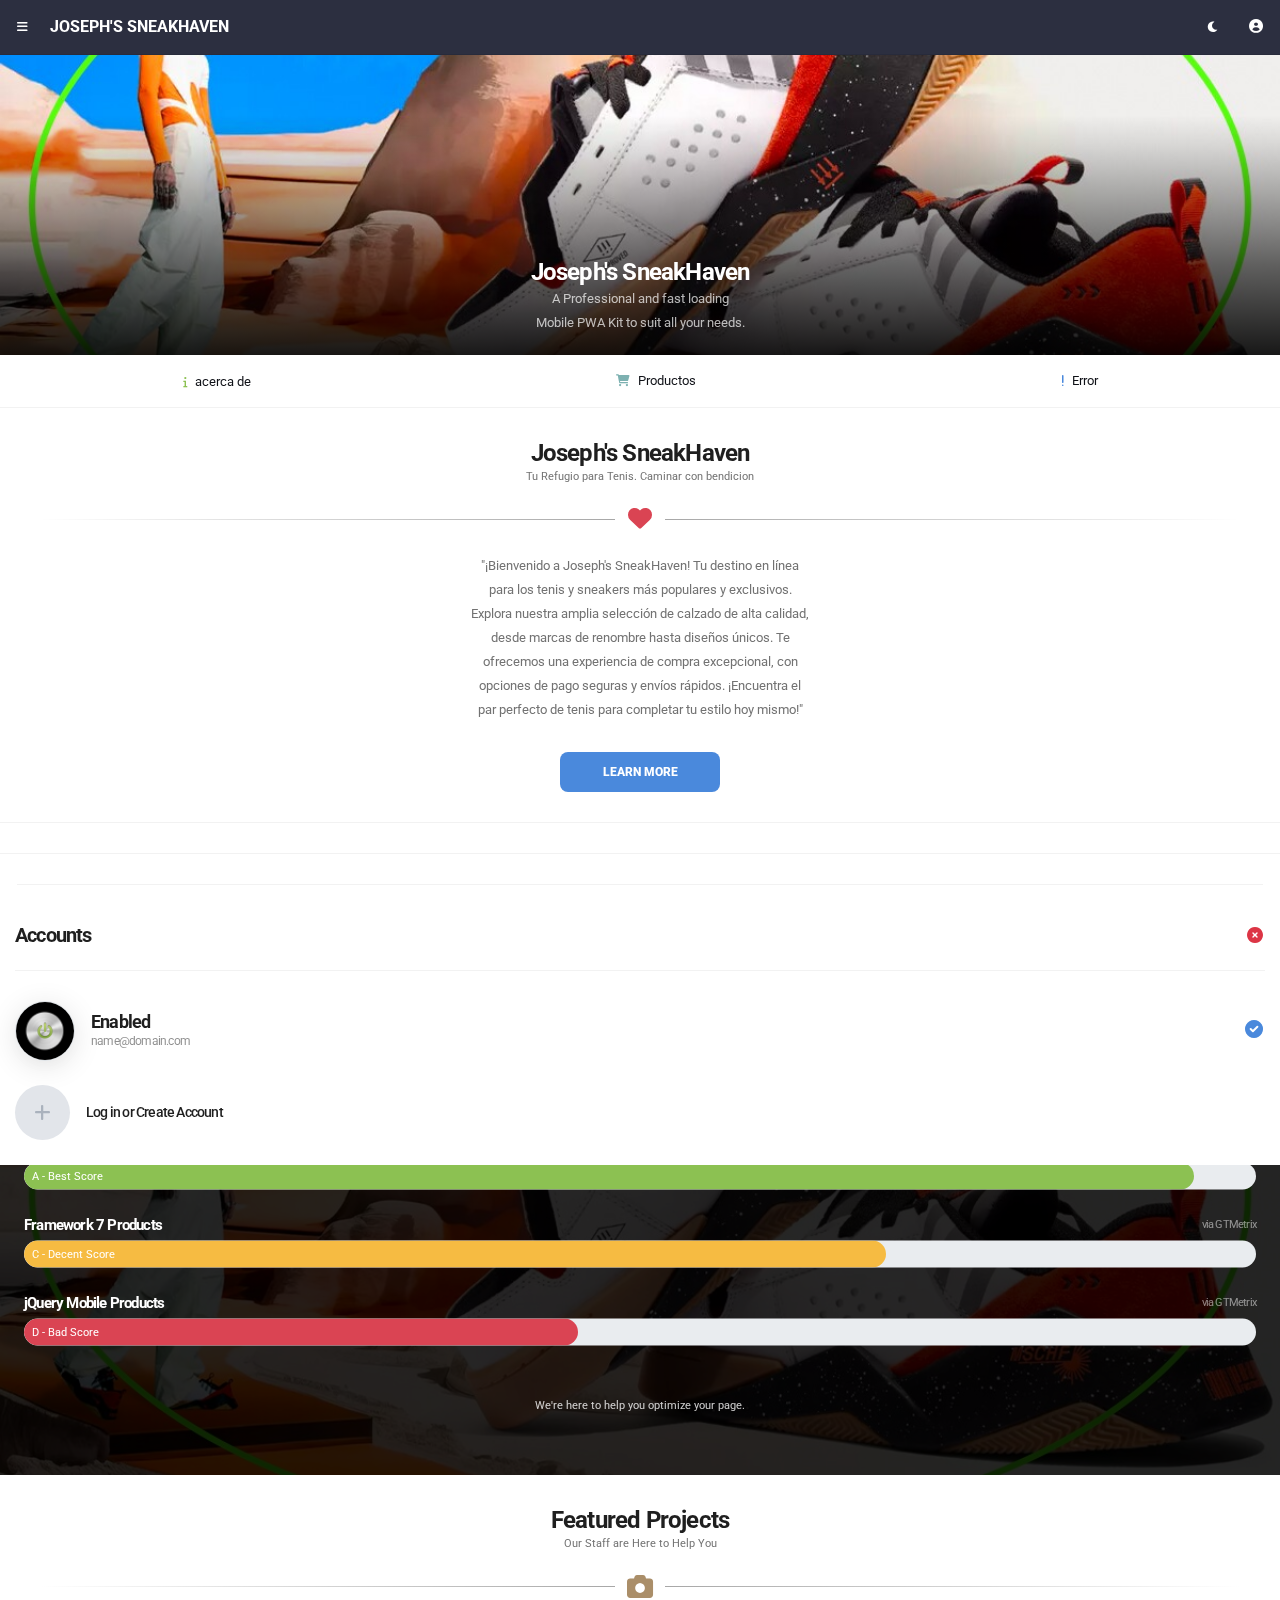
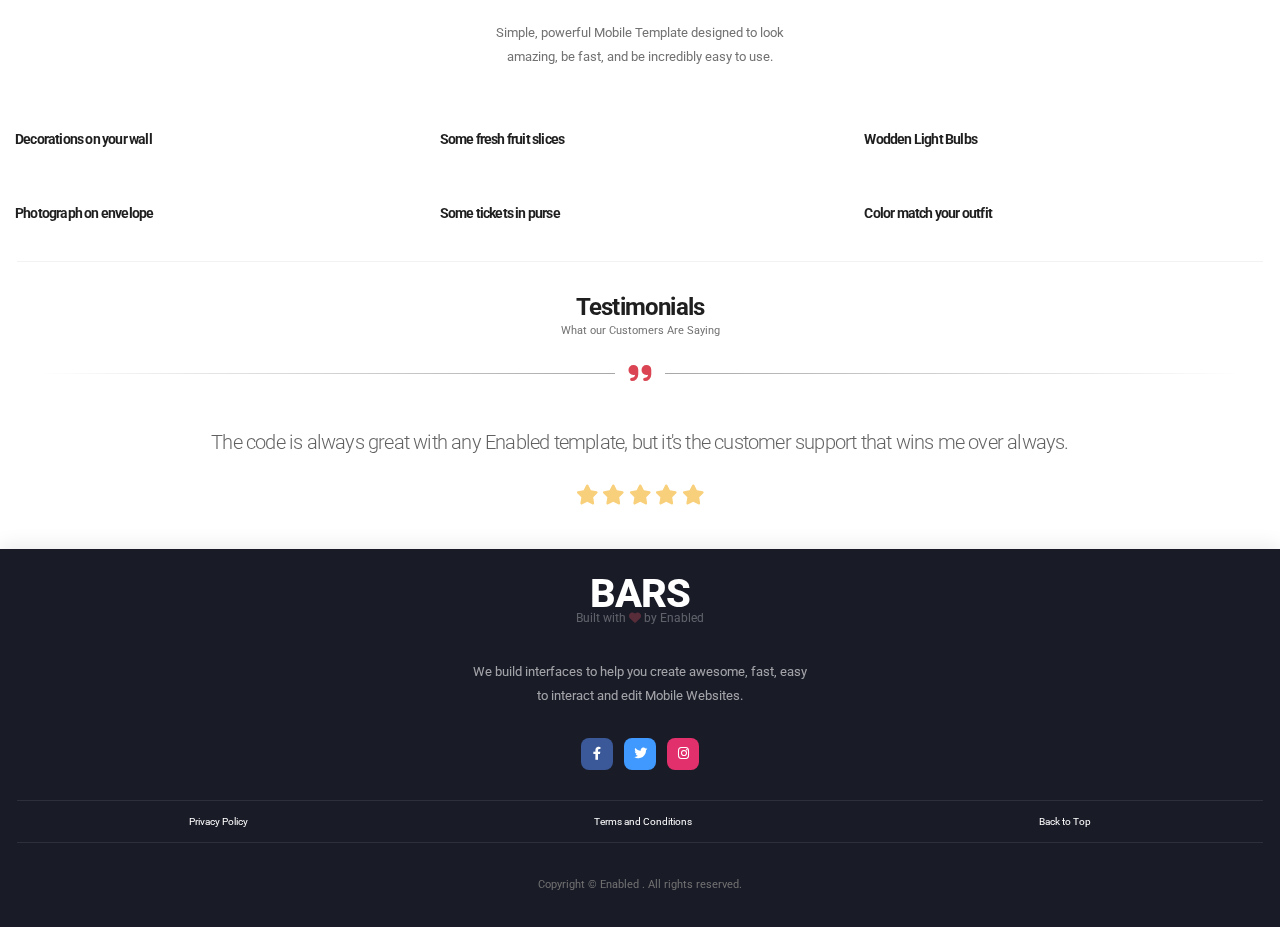
<file: code/index.html>
<!DOCTYPE HTML>
<html lang="en">
<head>
<meta http-equiv="Content-Type" content="text/html; charset=utf-8" />
<meta name="apple-mobile-web-app-capable" content="yes">
<meta name="apple-mobile-web-app-status-bar-style" content="black-translucent">
<meta name="viewport" content="width=device-width, initial-scale=1, minimum-scale=1, maximum-scale=1, viewport-fit=cover" />
<title>Bars Mobile PWA</title>
<link rel="preconnect" href="https://fonts.gstatic.com">
<link rel="stylesheet" type="text/css" href="styles/bootstrap.css">
<link rel="stylesheet" type="text/css" href="styles/style.css">
<link href="https://fonts.googleapis.com/css2?family=Roboto:wght@300;400;500;600;700;900&display=swap" rel="stylesheet">
<link rel="stylesheet" type="text/css" href="fonts/css/fontawesome-all.min.css">    
<link rel="manifest" href="_manifest.json" data-pwa-version="set_in_manifest_and_pwa_js">
<link rel="apple-touch-icon" sizes="180x180" href="app/icons/icon-192x192.png">
</head>
    
<body class="theme-light">
    
<div id="preloader"><div class="spinner-border color-highlight" role="status"></div></div>
    
<div id="page">
    
    <div class="header header-fixed header-logo-app">
        <a href="index.html" class="header-title">Joseph's SneakHaven</a>
        <a href="#" data-menu="menu-main" class="header-icon header-icon-1"><i class="fas fa-bars"></i></a>
        <a href="#" data-menu="menu-account" class="header-icon header-icon-2"><i class="fa fa-user-circle font-14"></i></a>
        <a href="#" data-toggle-theme class="header-icon header-icon-3 show-on-theme-dark"><i class="fas fa-lightbulb color-yellow-dark"></i></a>
        <a href="#" data-toggle-theme class="header-icon header-icon-3 show-on-theme-light"><i class="fas fa-moon"></i></a>
    </div>
    
    <div id="menu-main"  data-menu-active="nav-welcome" data-menu-load="menu-main.html" class="menu menu-box-left" data-menu-width="280" data-menu-effect="menu-over"></div>
    <div id="menu-account" data-menu-load="menu-account.html" class="menu menu-box-bottom" data-menu-height="265" data-menu-effect="menu-parallax"></div> 

    <div class="page-content header-clear">                
        <div class="splide single-slider slider-no-arrows slider-no-dots" id="single-slider-1">
            <div class="splide__track">
                <div class="splide__list">
                    <div class="splide__slide">
                        <div class="card rounded-0 mb-3 bg-12" data-card-height="300">
                            <div class="card-bottom text-center">
                                <h1 class="color-white mb-0">Joseph's SneakHaven</h1>
                                <p class="color-white opacity-70 font-400 mb-3 pb-1">
                                    A Professional and fast loading <br>Mobile PWA Kit to suit all your needs.
                                </p>
                            </div>
                            <div class="card-overlay bg-gradient-overlay"></div>
                        </div>
                    </div>
                    <div class="splide__slide">
                        <div class="card rounded-0 mb-3 bg-1" data-card-height="300">
                            <div class="card-bottom text-center">
                                <h1 class="color-white mb-0">Joseph's SneakHaven</h1>
                                <p class="color-white opacity-70 font-400 mb-3 pb-1">
                                    Bars runs smooth like butter! <br> Fast loading, flexible, and very easy to use
                                </p>
                            </div>
                            <div class="card-overlay bg-gradient-overlay"></div>
                        </div>
                    </div>
                    <div class="splide__slide">
                        <div class="card rounded-0 mb-3 bg-5" data-card-height="300">
                            <div class="card-bottom text-center">
                                <h1 class="color-white mb-0">Joseph's SneakHaven</h1>
                                <p class="color-white opacity-70 font-400 mb-3 pb-1">
                                    Coded in simple familiar code. <br> Editing is fast, options are endless.
                                </p>
                            </div>
                            <div class="card-overlay bg-gradient-overlay"></div>
                        </div>
                    </div>
                </div>
            </div>
        </div>
        
        <div class="d-flex mt-n3 py-1">
            <div class="m-auto"><a href="page-about.html" class="font-13 color-theme"><i class="fa fa-info font-11 pe-2 py-3 color-green-dark"></i>acerca de</a></div>
            <div class="m-auto"><a href="page-products.html" class="font-13 color-theme"><i class="fa fa-cart-shopping font-12 pe-2 py-3 color-teal-dark"></i>Productos</a></div>
            <div class="m-auto"><a href="page-404-1.html" class="font-13 color-theme"><i class="fa fa-exclamation font-12 pe-2 py-3 color-blue-dark"></i>Error</a></div>
        </div>
        <div class="divider"></div>
        
        <div class="content">
            <h1 class="text-center">Joseph's SneakHaven</h1>
            <p class="font-11 mt-n1 text-center mt-n2">Tu Refugio para Tenis. Caminar con bendicion</p>
            <div class="divider-icon divider-margins"><i class="fa font-24 color-red-dark fa-heart"></i></div>
            <p class="boxed-text-xl mt-n3">
                "¡Bienvenido a Joseph's SneakHaven! Tu destino en línea para los tenis y sneakers más populares y exclusivos. Explora nuestra amplia selección de calzado de alta calidad, desde marcas de renombre hasta diseños únicos. Te ofrecemos una experiencia de compra excepcional, con opciones de pago seguras y envíos rápidos. ¡Encuentra el par perfecto de tenis para completar tu estilo hoy mismo!"
            </p>
            <a href="#" class="btn btn-sm rounded-s text-uppercase font-800 btn-center-m bg-blue-dark">Learn More</a>
        </div>
        
        <div class="divider"></div>
        
        
        
        <div class="divider"></div>
        
        
        <div class="divider divider-margins"></div>        
        
        <div class="card bg-12" data-card-height="560">
            <div class="card-center text-center">
                <h1 class="color-white font-26">Lightning Fast</h1>
                <p class="mt-n2 color-white font-12 opacity-50 mb-3">Behind the Scenes, our Code works for You!</p>
                <p class="boxed-text-l color-white opacit-50 mb-5">
                    Built with the best code optimization techniques to assure a fast loading product that works for you
                </p>
                
                <div class="content mx-4 mb-0">
                    <div class="mb-4">
                        <h5 class="float-start color-white font-15">Enabled Products</h5>
                        <h5 class="float-end color-white font-11 opacity-50 font-400">via GTMetrix</h5>
                        <div class="clearfix"></div>
                        <div class="progress rounded-xl " style="height:27px;">
                            <div class="progress-bar rounded-xl border-0 font-11 bg-green-dark color-white text-start ps-2" 
                                 role="progressbar" style="width: 95%" 
                                 aria-valuenow="10" aria-valuemin="0" 
                                 aria-valuemax="100">
                                 A - Best Score
                            </div>
                        </div>
                    </div>
                    <div class="mb-4">
                        <h5 class="float-start color-white font-15">Framework 7 Products</h5>
                        <h5 class="float-end color-white font-11 opacity-50 font-400">via GTMetrix</h5>
                        <div class="clearfix"></div>
                        <div class="progress rounded-xl " style="height:27px;">
                            <div class="progress-bar rounded-xl border-0 font-11 bg-yellow-dark color-white text-start ps-2" 
                                 role="progressbar" style="width: 70%" 
                                 aria-valuenow="10" aria-valuemin="0" 
                                 aria-valuemax="100">
                                 C - Decent Score
                            </div>
                        </div>
                    </div>
                    <div class="mb-0">
                        <h5 class="float-start color-white font-15">jQuery Mobile Products</h5>
                        <h5 class="float-end color-white font-11 opacity-50 font-400">via GTMetrix</h5>
                        <div class="clearfix"></div>
                        <div class="progress rounded-xl " style="height:27px;">
                            <div class="progress-bar rounded-xl border-0 font-11 bg-red-dark color-white text-start ps-2" 
                                 role="progressbar" style="width: 45%" 
                                 aria-valuenow="10" aria-valuemin="0" 
                                 aria-valuemax="100">
                                 D -  Bad Score
                            </div>
                        </div>
                    </div>
                    
                    <p class="color-white font-11 opacity-80 pt-5">We're here to help you optimize your page.</p>
                </div>

            </div>
            <div class="card-overlay bg-black opacity-85"></div>
        </div>
                
        
        
        <div class="content">
            <h1 class="text-center">Featured Projects</h1>
            <p class="font-11 mt-n1 text-center mt-n2">Our Staff are Here to Help You</p>
            <div class="divider-icon divider-margins"><i class="fa font-26 color-brown-dark fa-camera"></i></div>
            <p class="boxed-text-xl mt-n3">
                Simple, powerful Mobile Template designed to look amazing, be fast, and be incredibly easy to use.
            </p>
                        
            <div class="row">
                <div class="col-4">
                    <a href="images/pictures/1t.jpg" data-gallery="gallery-1" class="filtr-item" title="Cream Pie" data-category="1">
                        <img src="images/empty.png" data-src="images/pictures/1s.jpg" class="preload-img img-fluid rounded-s shadow-m" alt="Picture Description">
                        <h5 class="font-14 pt-2 pb-1 line-height-s">Decorations on your wall</h5>
                    </a>
                </div>
                <div class="col-4">
                    <a href="images/pictures/2t.jpg" data-gallery="gallery-1" class="filtr-item" title="Pots and Recipes" data-category="3">
                        <img src="images/empty.png" data-src="images/pictures/2s.jpg" class="preload-img img-fluid rounded-s shadow-m" alt="Picture Description">
                        <h5 class="font-14 pt-2 pb-1 line-height-s">Some fresh fruit slices</h5>
                    </a>
                </div>
                <div class="col-4">
                    <a href="images/pictures/3t.jpg" data-gallery="gallery-1" class="filtr-item" title="Pots and Recipes" data-category="2">
                        <img src="images/empty.png" data-src="images/pictures/3s.jpg" class="preload-img img-fluid rounded-s shadow-m" alt="Picture Description">
                        <h5 class="font-14 pt-2 pb-1 line-height-s">Wodden Light Bulbs</h5>
                    </a>
                </div>
                <div class="col-12 mb-3"></div>
                <div class="col-4">
                    <a href="images/pictures/4t.jpg" data-gallery="gallery-2" class="filtr-item" title="Typeweritter and Vynil" data-category="1">
                        <img src="images/empty.png" data-src="images/pictures/4s.jpg" class="preload-img img-fluid rounded-s shadow-m" alt="Picture Description">
                        <h5 class="font-14 pt-2 pb-1 line-height-s">Photograph on envelope</h5>
                    </a>
                </div>
                <div class="col-4">
                    <a href="images/pictures/5t.jpg" data-gallery="gallery-2" class="filtr-item" title="Beautiful Camera" data-category="3">
                        <img src="images/empty.png" data-src="images/pictures/5s.jpg" class="preload-img img-fluid rounded-s shadow-m" alt="Picture Description">
                        <h5 class="font-14 pt-2 pb-1 line-height-s">Some tickets in purse</h5>
                    </a>
                </div>
                <div class="col-4">
                    <a href="images/pictures/6t.jpg" data-gallery="gallery-3" class="filtr-item" title="Cookies and Flowers" data-category="2">
                        <img src="images/empty.png" data-src="images/pictures/6s.jpg" class="preload-img img-fluid rounded-s shadow-m" alt="Picture Description">
                        <h5 class="font-14 pt-2 pb-1 line-height-s">Color match your outfit</h5>
                    </a>
                </div>
            </div>            
        </div>
        
        <div class="divider divider-margins"></div>
        
        <div class="content">
            <h1 class="text-center">Testimonials</h1>
            <p class="font-11 mt-n1 text-center mt-n2">What our Customers Are Saying</p>
            <div class="divider-icon divider-margins"><i class="fa font-26 color-red-dark fa-quote-right"></i></div>
                        
            <div class="splide single-slider slider-no-arrows slider-no-dots" id="single-slider-2">
                <div class="splide__track">
                    <div class="splide__list">
                        <div class="splide__slide mx-4">
                            <h5 class="text-center font-20 font-300 line-height-xl opacity-70">
                                The code is always great with any Enabled template, but it's the customer support that wins me over always.
                                <br>
                                <div class="pb-3"></div>
                                <i class="fa fa-star color-yellow-dark"></i>
                                <i class="fa fa-star color-yellow-dark"></i>
                                <i class="fa fa-star color-yellow-dark"></i>
                                <i class="fa fa-star color-yellow-dark"></i>
                                <i class="fa fa-star color-yellow-dark"></i>
                            </h5>
                        </div>
                        <div class="splide__slide mx-4">
                            <h5 class="text-center font-20 font-300 line-height-xl opacity-70">
                                The best support I have ever had, it's so good I purchased another theme. Highlighy Recommended.
                                <br>
                                <div class="pb-3"></div>
                                <i class="fa fa-star color-yellow-dark"></i>
                                <i class="fa fa-star color-yellow-dark"></i>
                                <i class="fa fa-star color-yellow-dark"></i>
                                <i class="fa fa-star color-yellow-dark"></i>
                                <i class="fa fa-star color-yellow-dark"></i>
                            </h5>
                        </div>
                        <div class="splide__slide mx-4">
                            <h5 class="text-center font-20 font-300 line-height-xl opacity-70">
                                The code is always great with any Enabled template, but it's the customer support that wins me over always.
                                <br>
                                <div class="pb-3"></div>
                                <i class="fa fa-star color-yellow-dark"></i>
                                <i class="fa fa-star color-yellow-dark"></i>
                                <i class="fa fa-star color-yellow-dark"></i>
                                <i class="fa fa-star color-yellow-dark"></i>
                                <i class="fa fa-star color-yellow-dark"></i>
                            </h5>
                        </div>
                    </div>  
                </div>
            </div>
        </div>

        <div class="footer" data-menu-load="menu-footer.html"></div>
                
    </div>
    
    <!-- Be sure this is on your main visiting page, for example, the index.html page-->
    <!-- Install Prompt for Android -->
    <div id="menu-install-pwa-android" class="menu menu-box-modal"
        data-menu-height="375" 
        data-menu-width="320" 
        data-menu-effect="menu-parallax">
        <img class="mx-auto mt-4 rounded-m" src="app/icons/icon-128x128.png" alt="img" width="90">
        <h4 class="text-center mt-4 mb-2">Bars on your Home Screen</h4>
        <p class="text-center boxed-text-xl">
            Install Bars on your home screen, and access it just like a regular app. It really is that simple!
        </p>
        <div class="boxed-text-l">
            <a href="#" class="pwa-install mx-auto btn btn-m font-700 bg-highlight text-uppercase">Add to Home Screen</a>
            <a href="#" class="pwa-dismiss close-menu btn-full mt-3 pt-2 text-center text-uppercase font-600 color-red-light font-12">Maybe later</a>
        </div>
    </div>   

    <!-- Install instructions for iOS -->
    <div id="menu-install-pwa-ios" 
        class="menu menu-box-modal"
        data-menu-height="330" 
        data-menu-width="320" 
        data-menu-effect="menu-parallax">
        <div class="boxed-text-xl top-25">
            <img class="mx-auto mt-4 rounded-m" src="app/icons/icon-128x128.png" alt="img" width="90">
            <h4 class="text-center mt-4 mb-2">Bars on your Home Screen</h4>
            <p class="text-center ms-3 me-3 mb-2 pb-2">
                Install Bars on your home screen, and access it just like a regular app. Open your Safari menu and tap "Add to Home Screen".
            </p>
            <a href="#" class="pwa-dismiss close-menu btn-full mt-3 text-center text-uppercase font-900 color-red-light opacity-90 font-110">Maybe later</a>
        </div>
    </div>   

</div>

<script type="text/javascript" src="scripts/bootstrap.min.js"></script>
<script type="text/javascript" src="scripts/custom.js"></script>
</body>
</file>
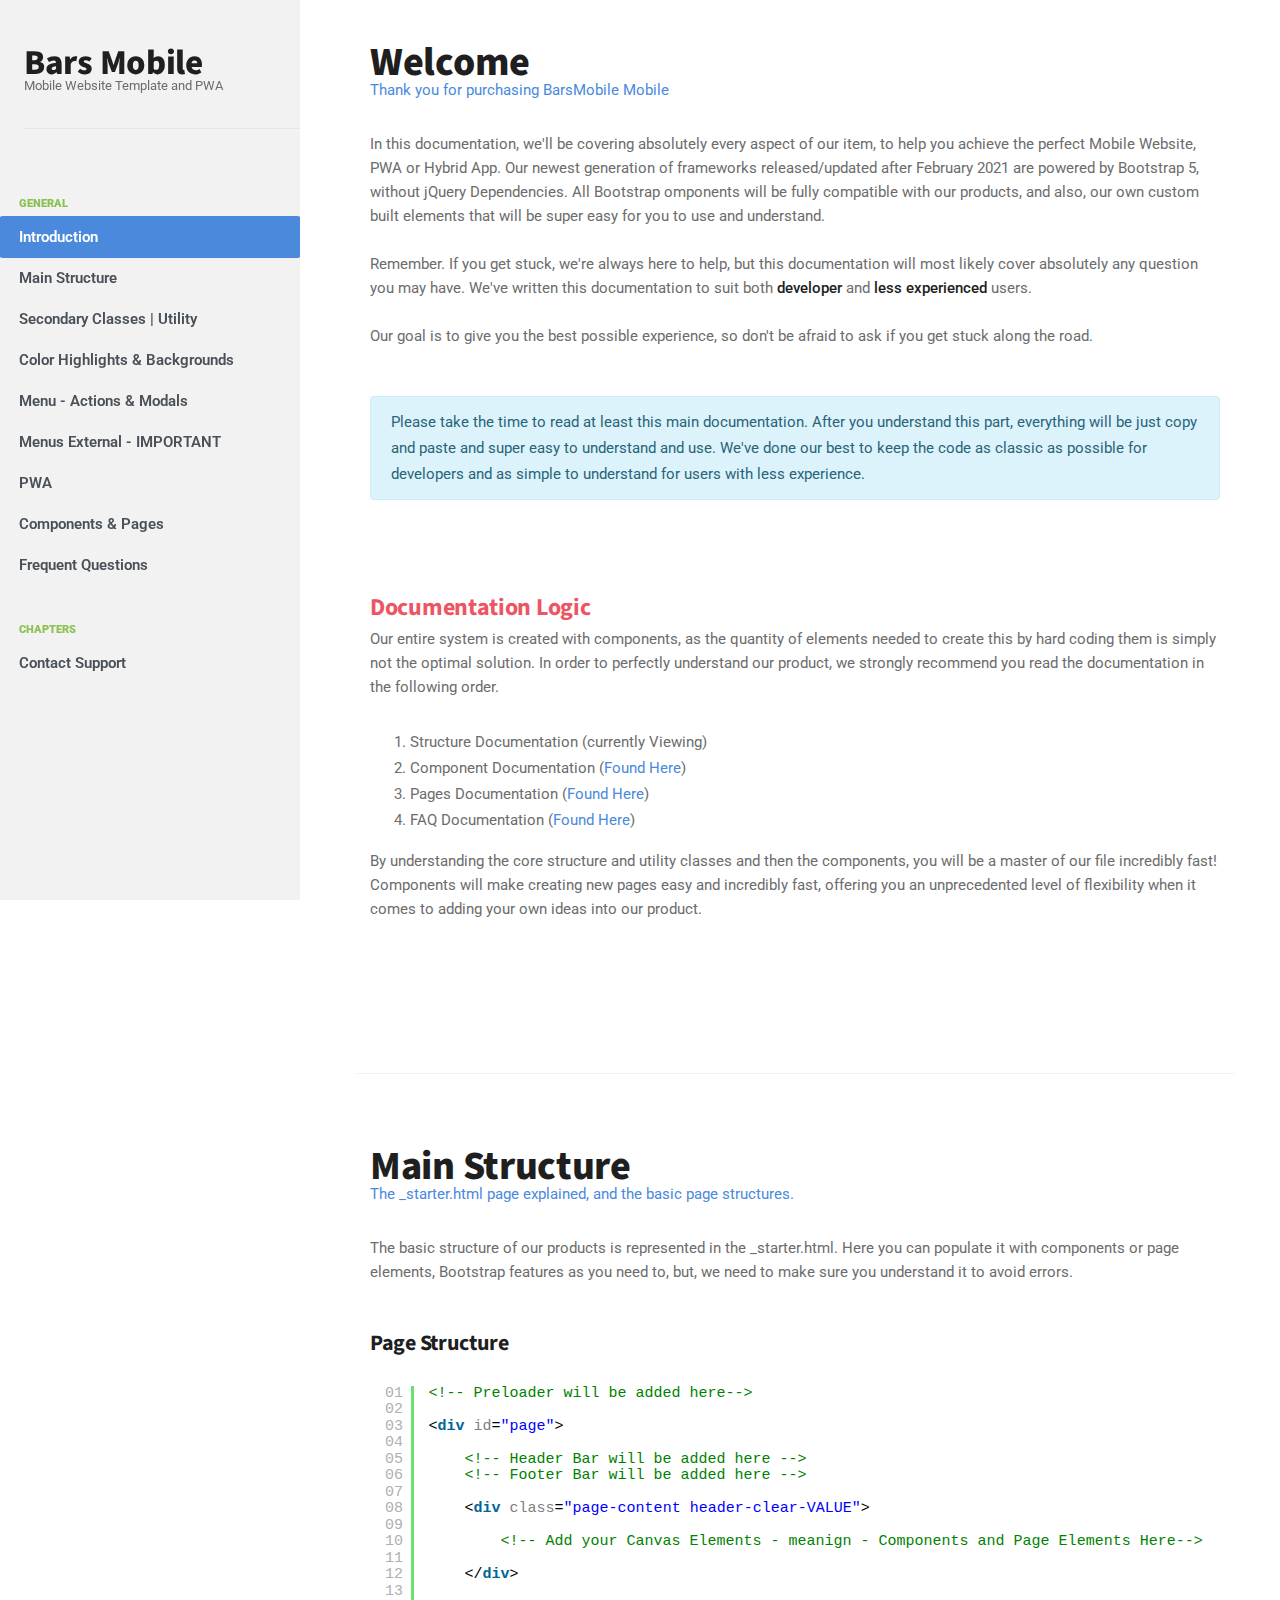
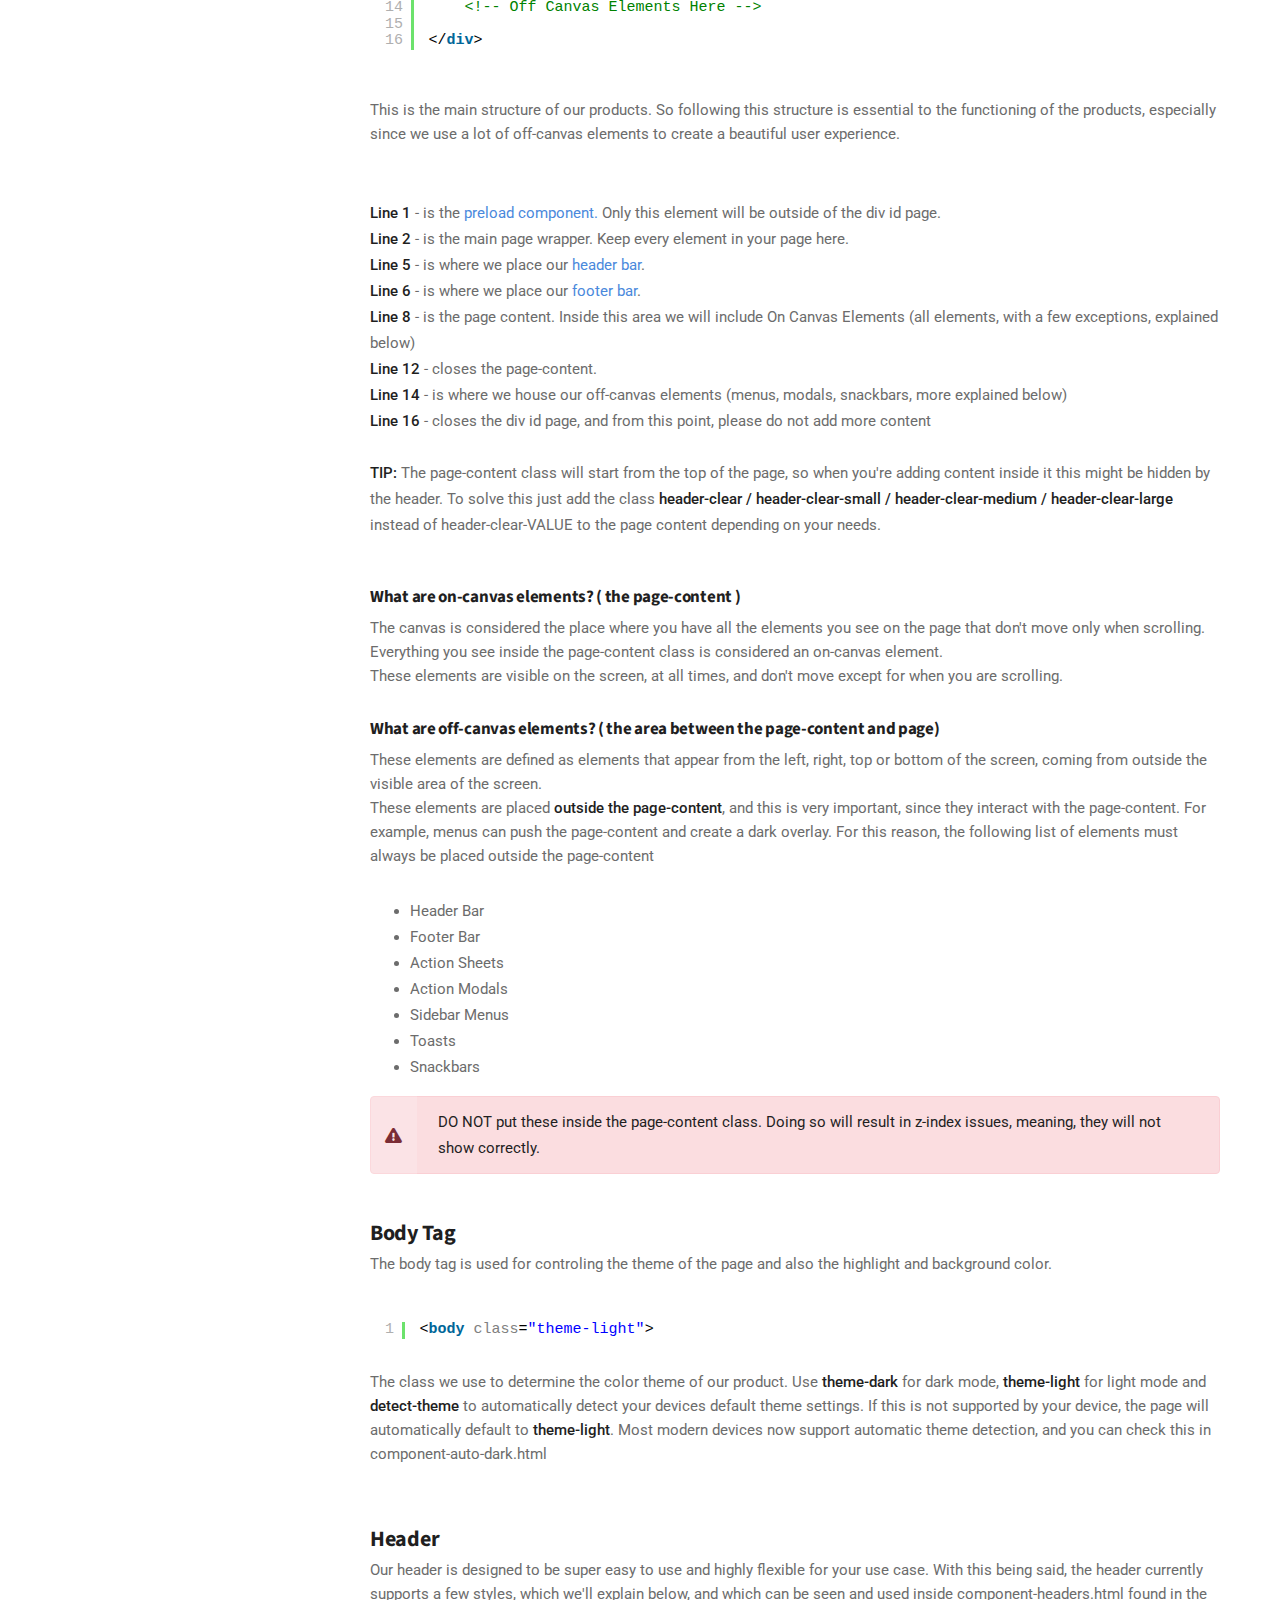
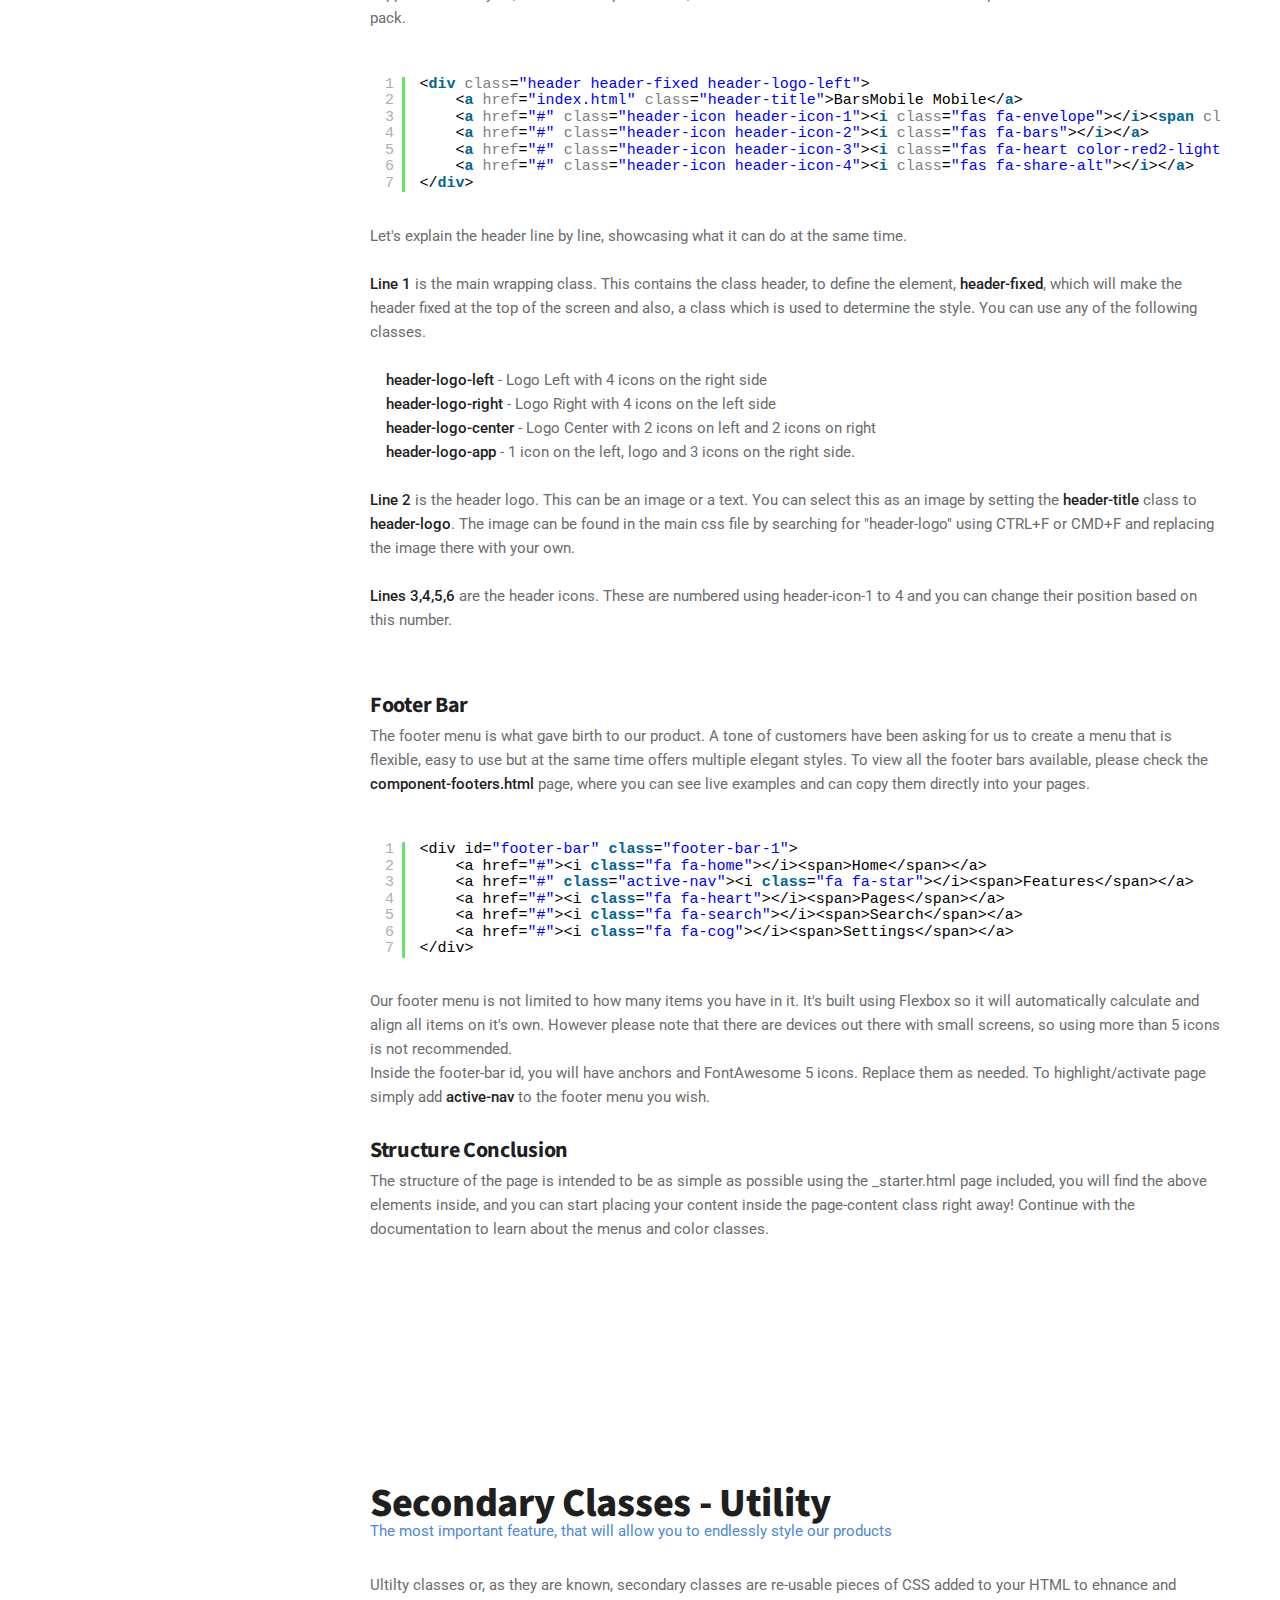
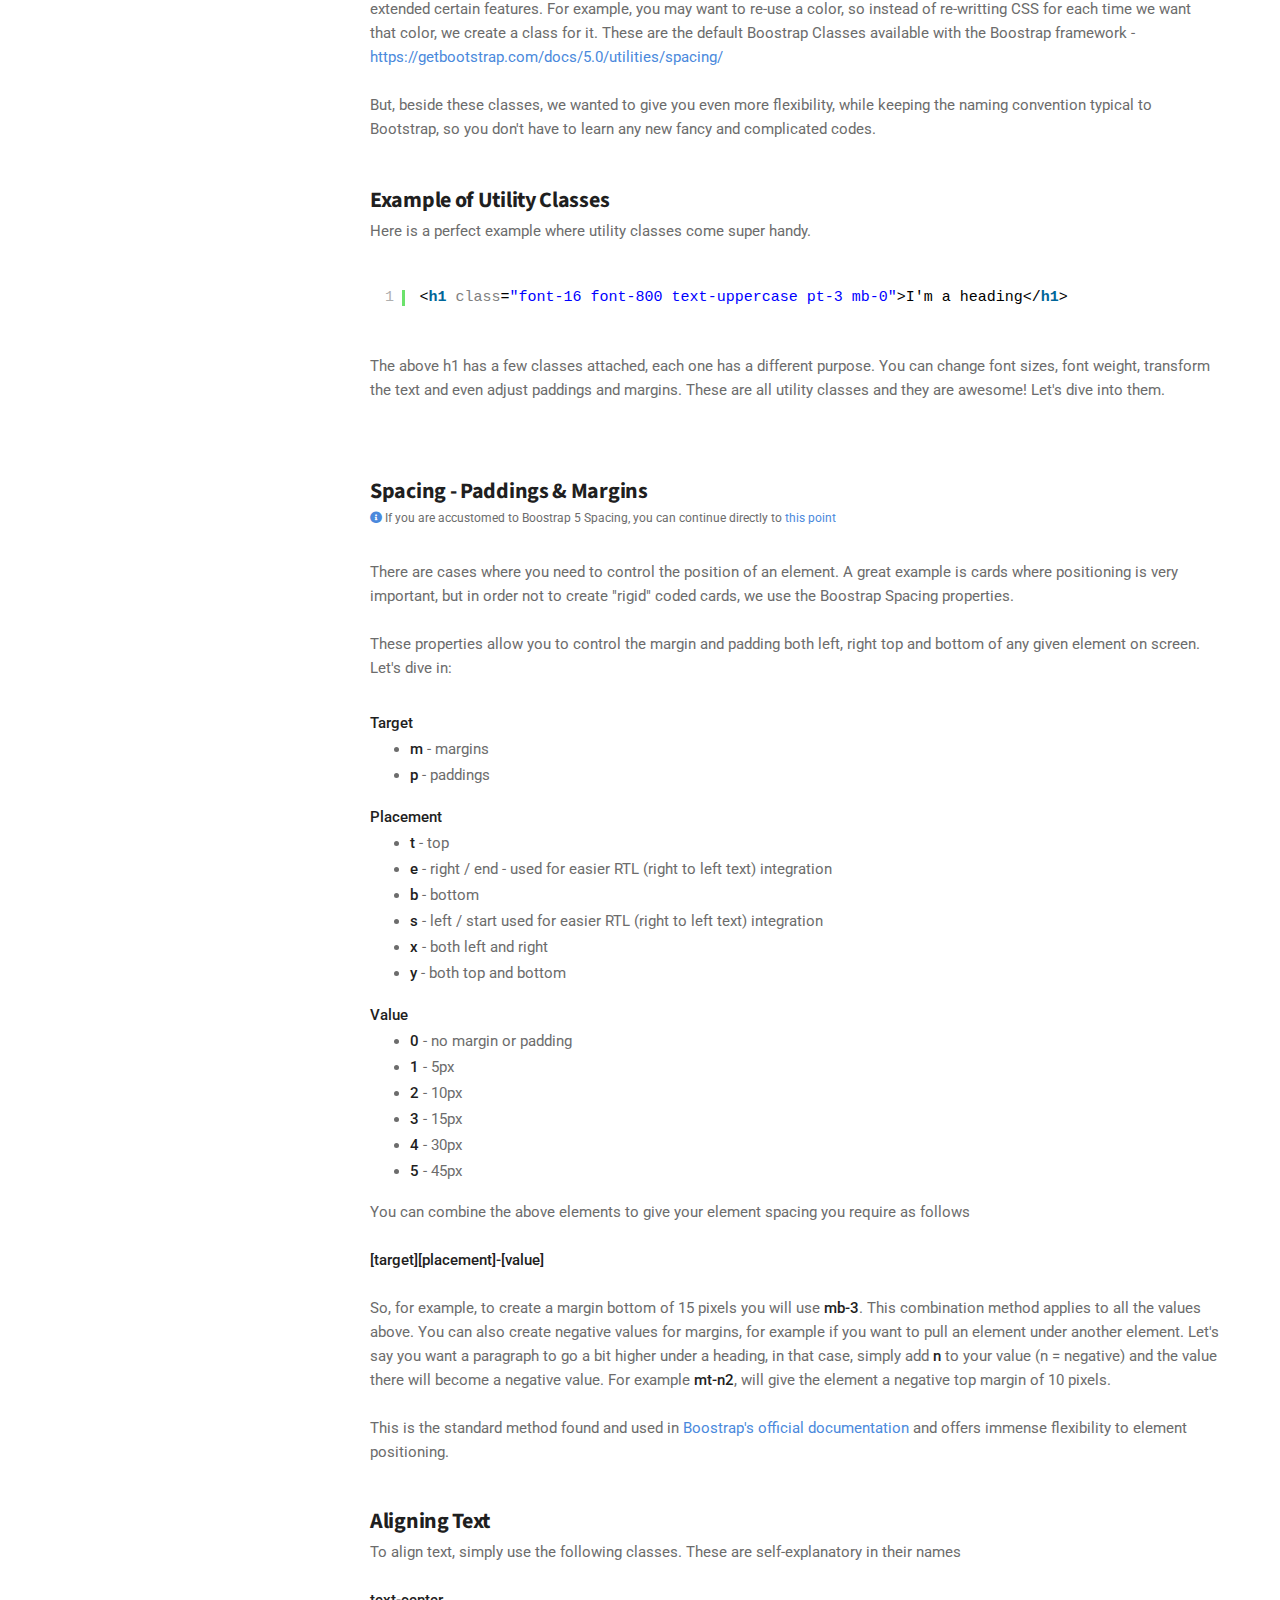
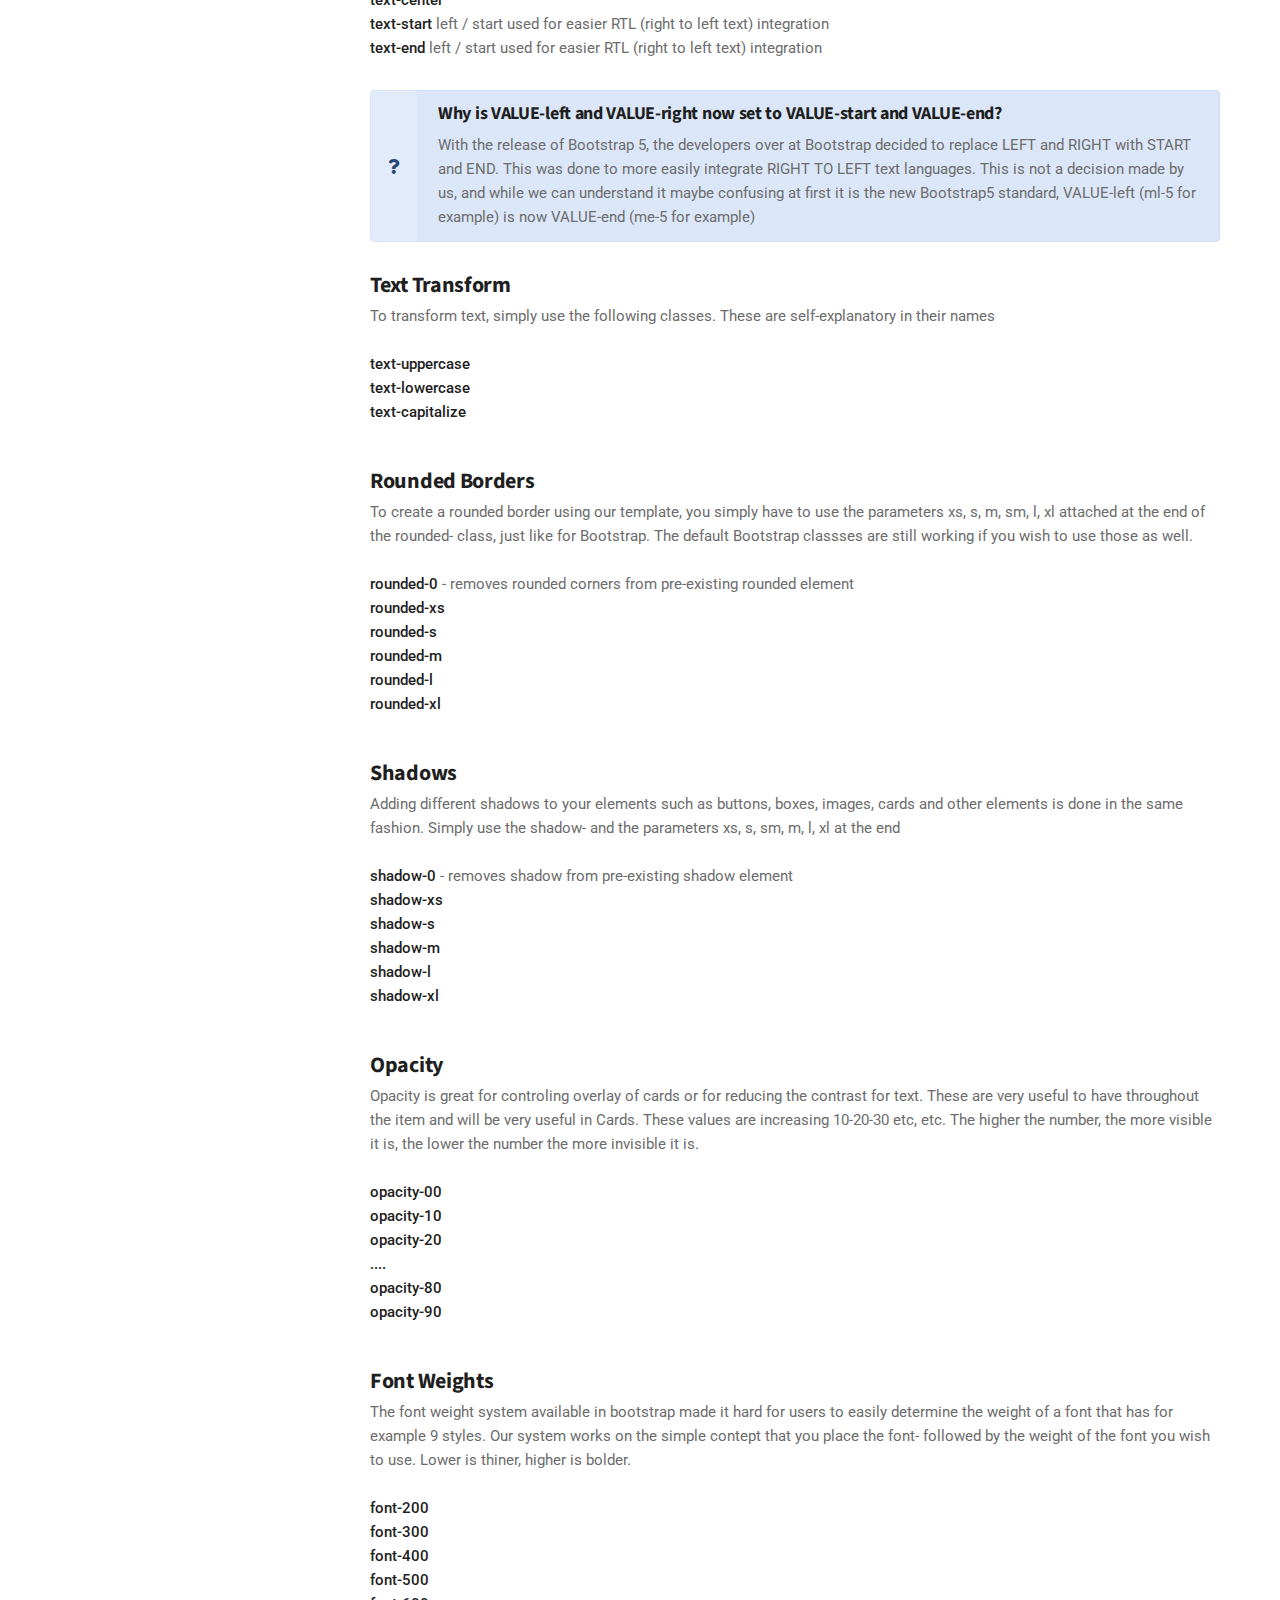
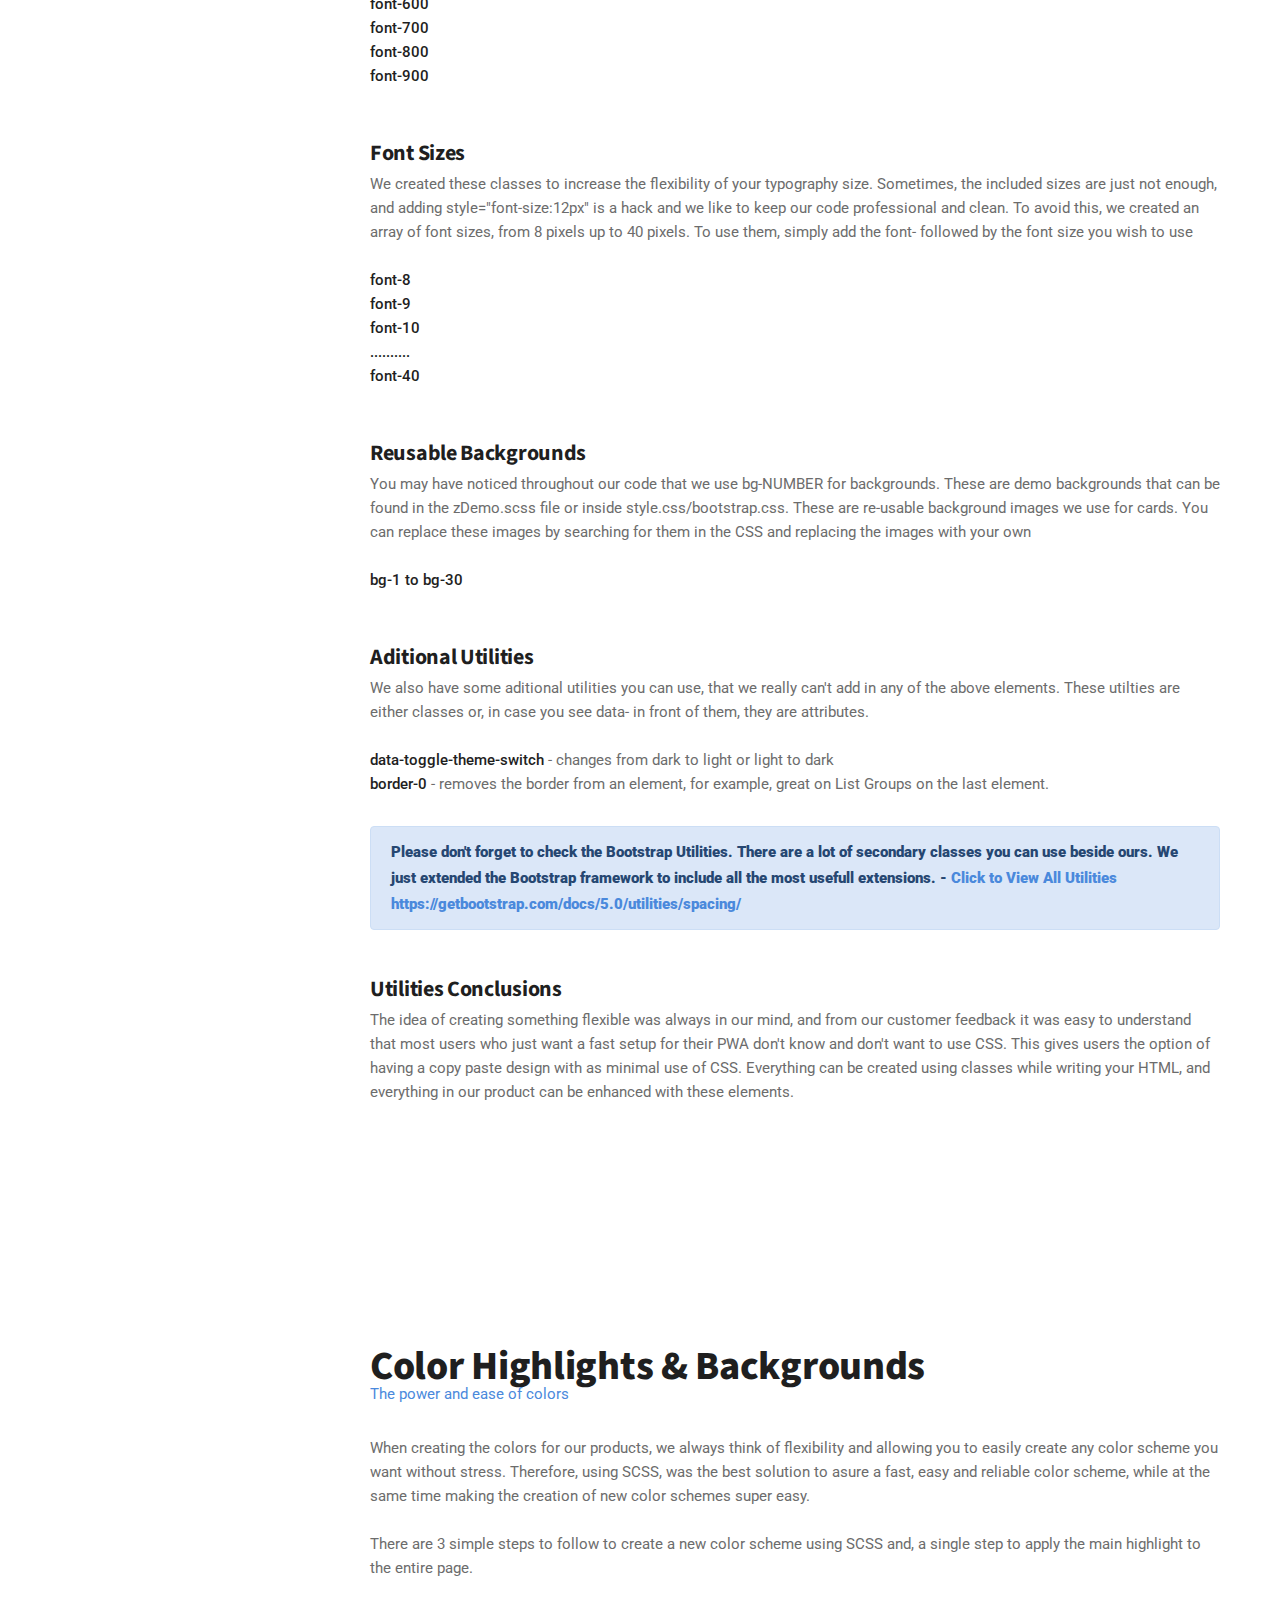
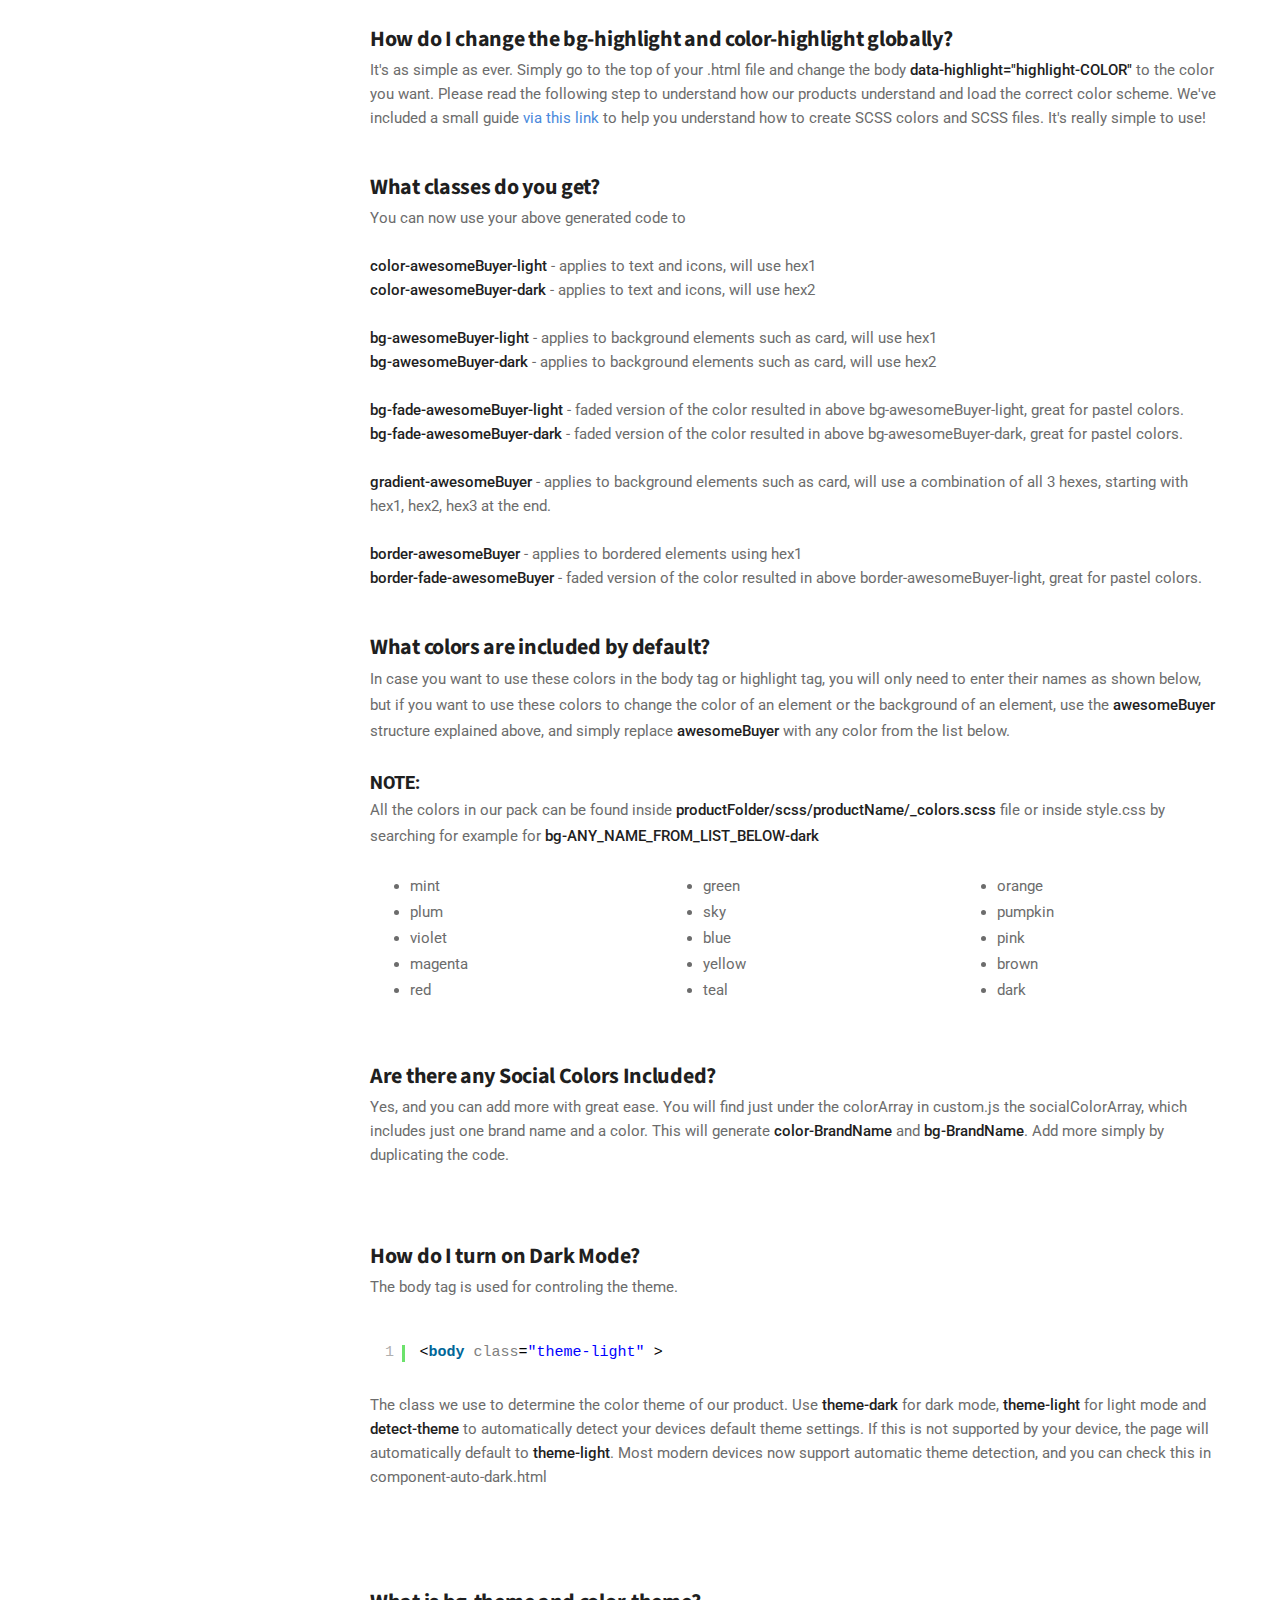
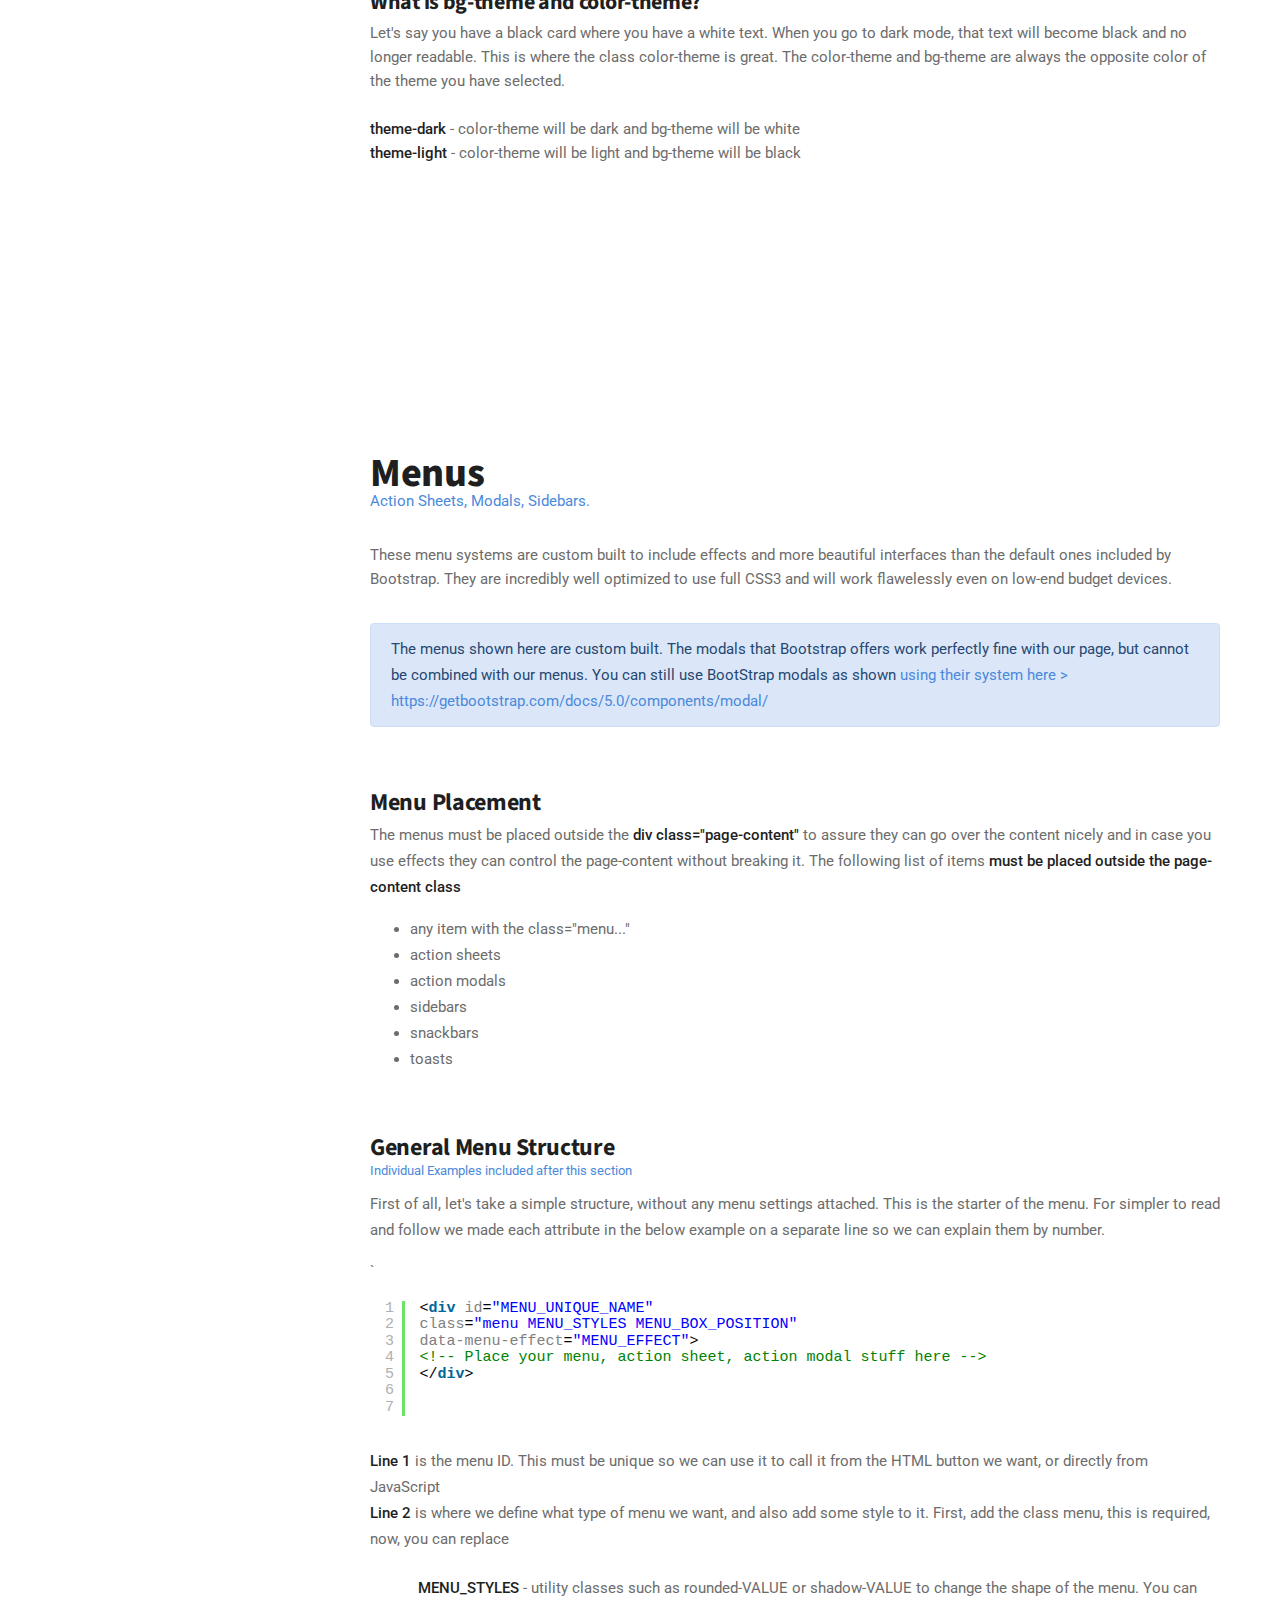
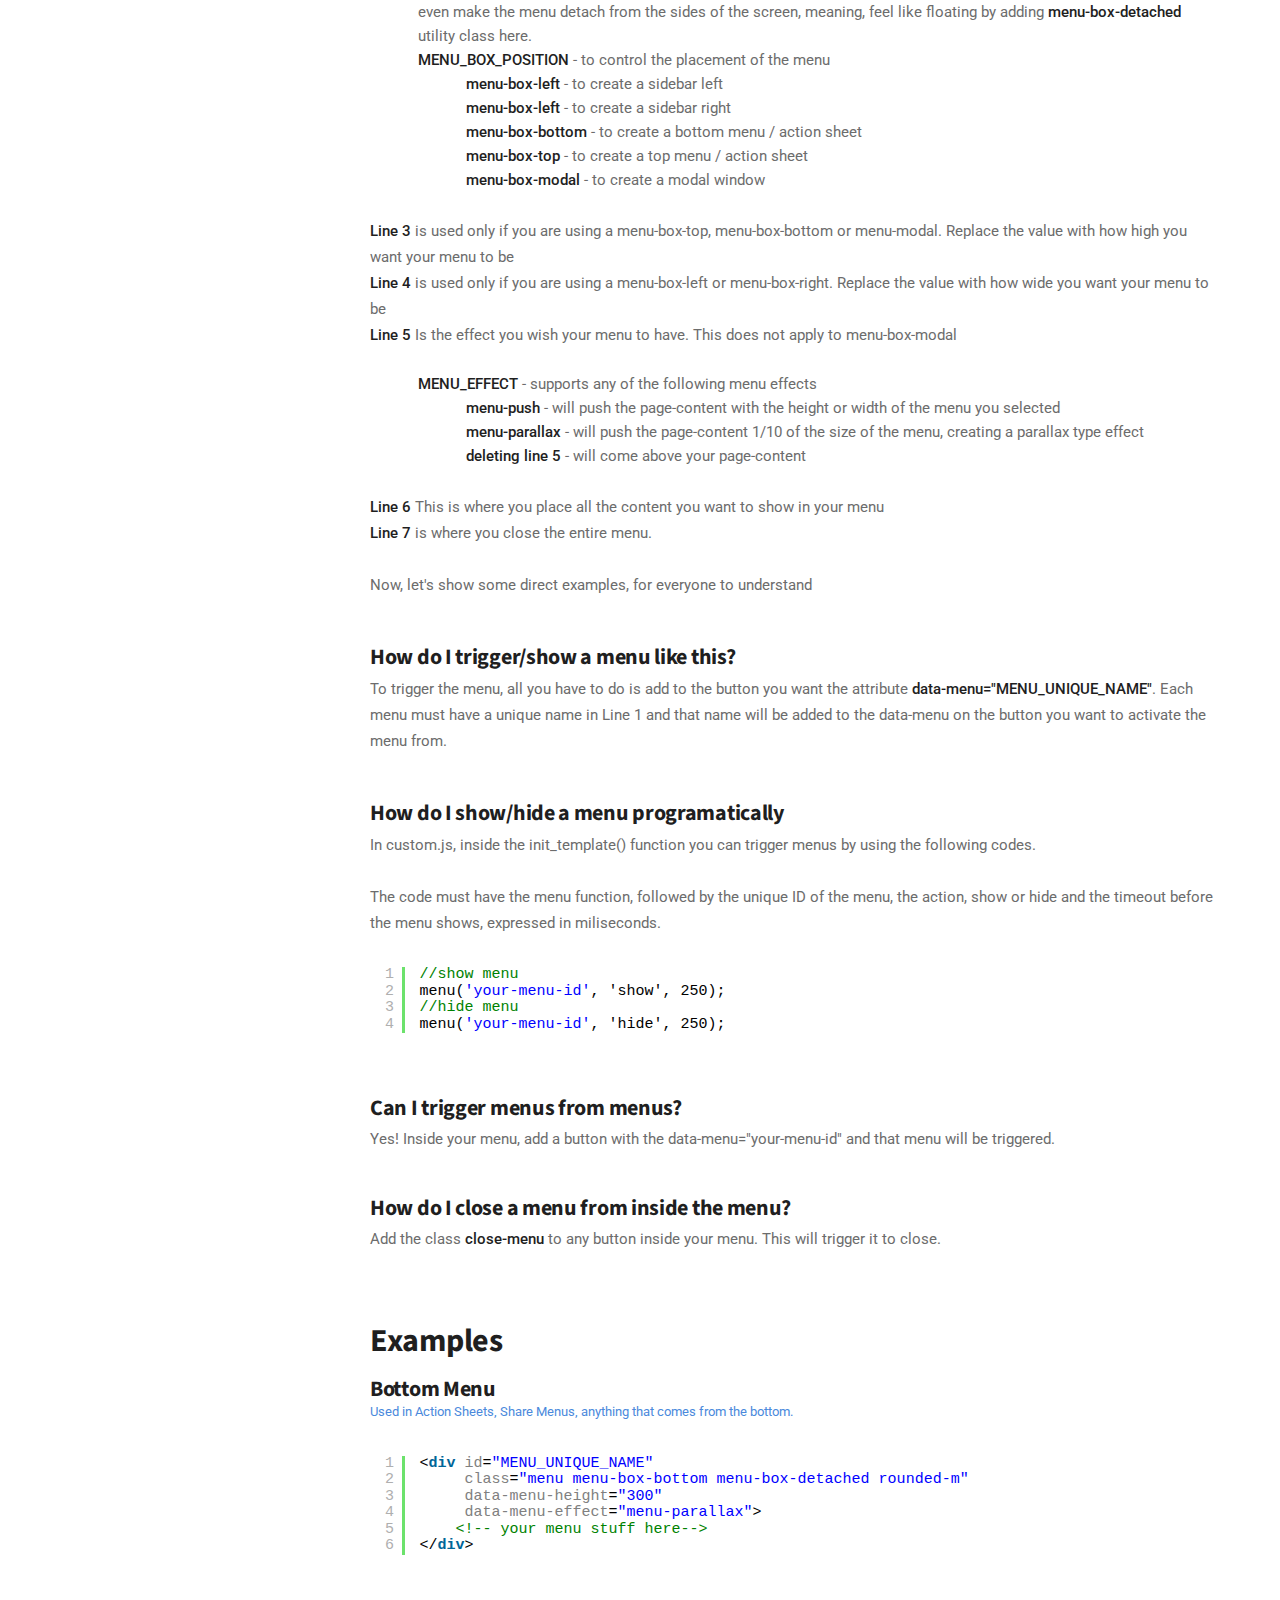
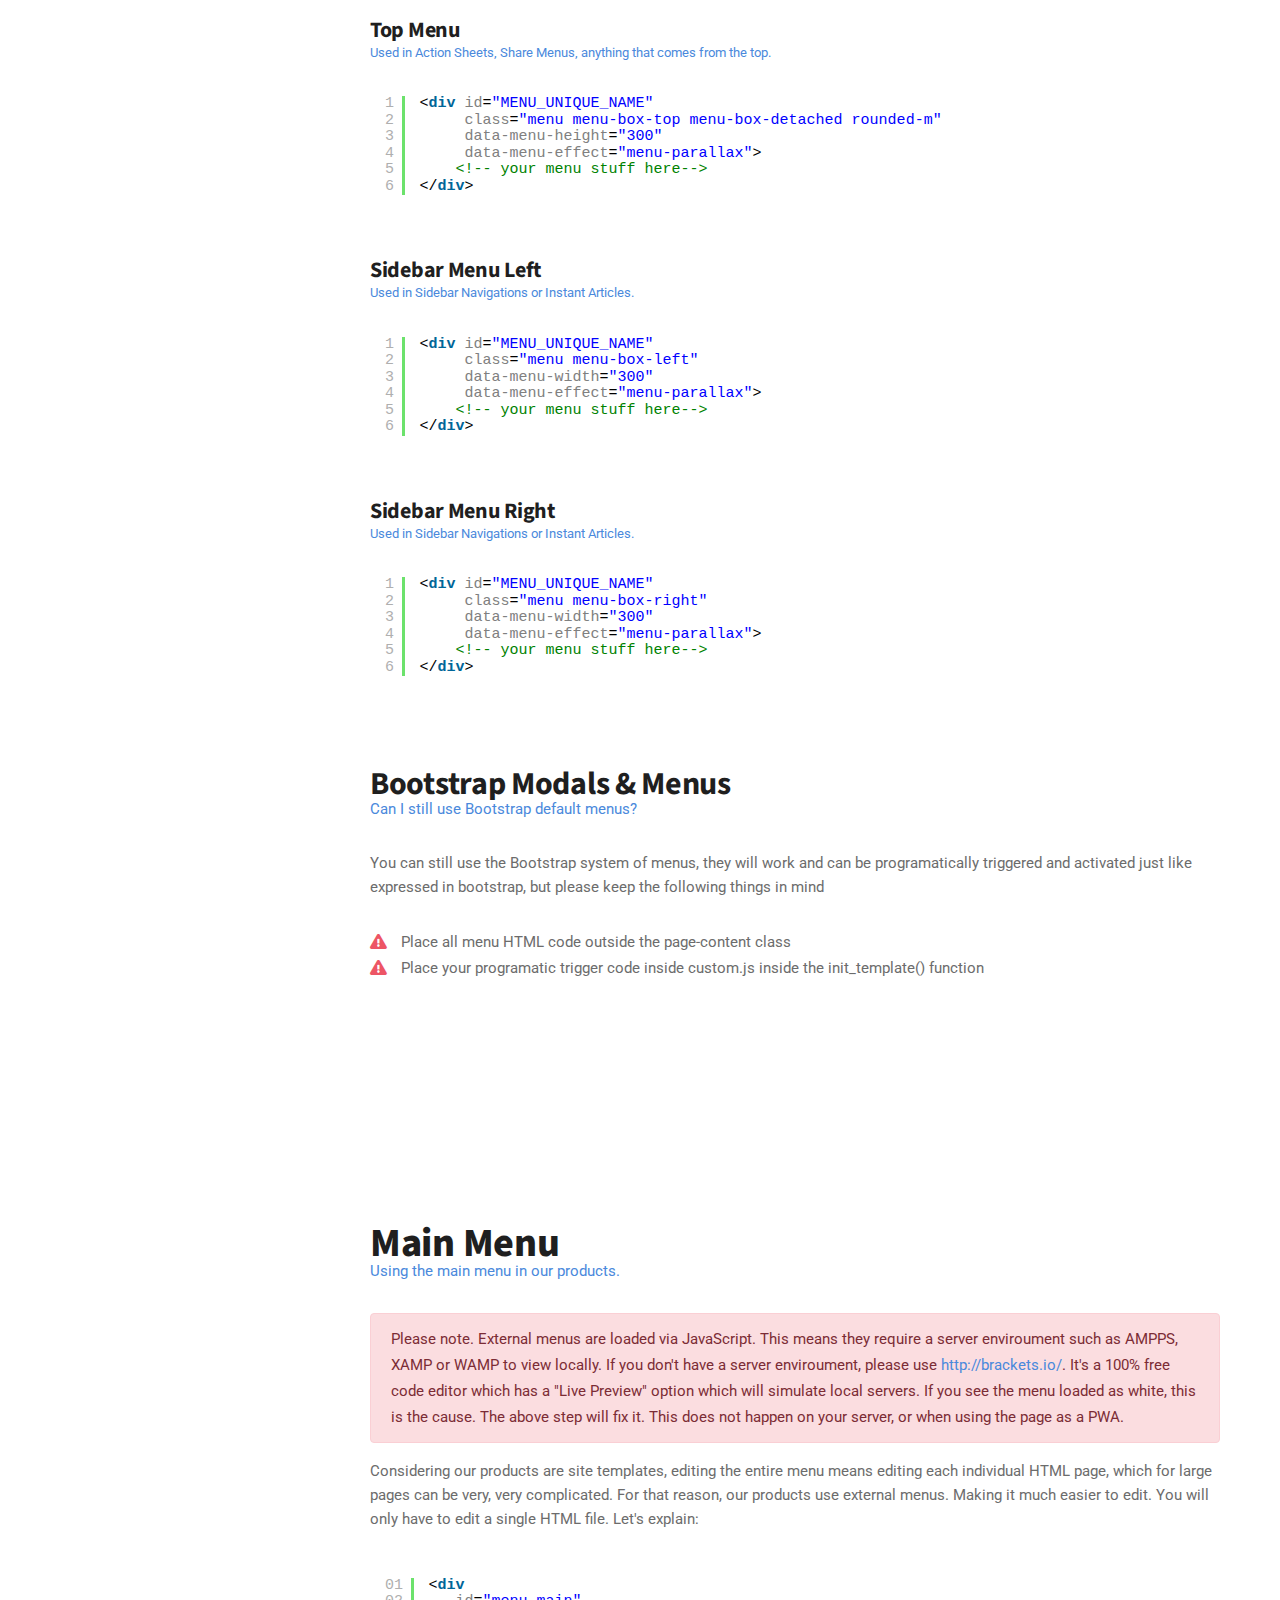
<file: documentation/index.html>
<!DOCTYPE HTML>
<html lang="en">
<head>
<meta http-equiv="Content-Type" content="text/html; charset=utf-8" />
<meta name="apple-mobile-web-app-capable" content="yes">
<meta name="apple-mobile-web-app-status-bar-style" content="black-translucent">
<meta name="viewport" content="width=device-width, initial-scale=1, minimum-scale=1, maximum-scale=1, viewport-fit=cover" />
<title>BarsMobile Mobile - Documentation</title>
<link rel="stylesheet" type="text/css" href="css/bootstrap.css">
<link rel="stylesheet" type="text/css" href="css/style.css">
<link rel="stylesheet" type="text/css" href="css/shCoreDefault.css">
<link href="https://fonts.googleapis.com/css?family=Roboto:300,300i,400,400i,500,500i,700,700i,900,900i|Source+Sans+Pro:300,300i,400,400i,600,600i,700,700i,900,900i&display=swap" rel="stylesheet">
<link rel="stylesheet" type="text/css" href="fonts/css/fontawesome-all.min.css">
<link rel="apple-touch-icon" sizes="180x180" href="app/icons/icon-192x192.png">
</head>

<body >

<div id="navbar"></div>

<div class="row">
    <div class="chapters">
        <div class="ml-4 mt-5">
            <h1 class="font-35 font-800 mb-n1">Bars Mobile</h1>
            <p class="font-13">Mobile Website Template and PWA</p>

            <div class="divider"></div>

            <ul id="chaps" class="list-group mr-3">
                <li><a class="list-group-item list-group-item-action  font-11 mb-n2 mt-4 text-success text-uppercase font-900" href="#">General</a></li>
                <li><a class="list-group-item list-group-item-action" id="this-active"  href="#cap1">Introduction</a></li>
                <li><a class="list-group-item list-group-item-action" href="#cap2">Main Structure</a></li>
                <li><a class="list-group-item list-group-item-action" href="#cap3">Secondary Classes | Utility</a></li>
                <li><a class="list-group-item list-group-item-action" href="#cap4">Color Highlights & Backgrounds</a></li>
                <li><a class="list-group-item list-group-item-action" href="#cap5">Menu - Actions & Modals</a></li>
                <li><a class="list-group-item list-group-item-action" href="#cap6a">Menus External - IMPORTANT</a></li>
                <li><a class="list-group-item list-group-item-action" href="#cap6">PWA</a></li>
                <li><a class="list-group-item list-group-item-action" href="#cap7">Components & Pages</a></li>
                <li><a class="list-group-item list-group-item-action" href="z_faq.html">Frequent Questions</a></li>
                <li><a class="list-group-item list-group-item-action  font-11 mb-n2 mt-4 text-success text-uppercase font-900" href="#">Chapters</a></li>
                <li><a class="list-group-item list-group-item-action" href="https://support.we-themes.com">Contact Support</a></li>
            </ul>

        </div>
    </div>
    <div class="documentation" data-offset="50">

        <div class="chapter container" id="cap1">
            <div class="pt-4"></div>
            <div class="pt-4"></div>
            <h1>Welcome</h1>
            <p class="text-primary mt-n2">
                Thank you for purchasing BarsMobile Mobile
            </p>
            <p>
                In this documentation, we'll be covering absolutely every
                aspect of our item, to help you achieve the perfect Mobile Website, PWA or Hybrid App. Our newest generation
                of frameworks released/updated after February 2021 are powered by Bootstrap 5, without jQuery Dependencies.
                All Bootstrap omponents will be fully compatible with our products, and also, our own custom built elements that will be super easy for you to use and understand.
                <br><br>
                Remember. If you get stuck, we're always here to help, but this documentation will most likely cover absolutely any question you may have.
                We've written this documentation to suit both <strong>developer</strong> and <strong>less experienced</strong> users. <br><br>
                Our goal is to give you the best possible experience, so don't be afraid to ask if you get stuck along the road.<br>
            </p>
            <div class="alert alert-info mt-5" role="alert">
                Please take the time to read at least this main documentation.
                After you understand this part, everything will be just copy and paste and super easy to understand and use.  We've done our best to keep the code as classic as possible for developers and as
                simple to understand for users with less experience.
            </div>

            <h4 class="text-danger mt-5 pt-5">Documentation Logic</h4>
            <p>
                Our entire system is created with components, as the quantity of elements needed to create this by hard coding them is simply not the optimal solution.
                In order to perfectly understand our product, we strongly recommend you read the documentation in the following order.
            </p>
                <ol>
                    <li>Structure Documentation (currently Viewing)</li>
                    <li>Component Documentation (<a href="z_components.html">Found Here</a>)
                    <li>Pages Documentation (<a href="z_pages.html">Found Here</a>)
                    <li>FAQ Documentation (<a href="z_faq.html">Found Here</a>)
                </ol>
            <p>
                By understanding the core structure and utility classes and then the components, you will be a master of our file incredibly fast! <br>
                Components will make creating new pages easy and incredibly fast, offering you an unprecedented level of flexibility when it comes to adding your own ideas into our product.
            </p>

        </div>

        <div class="divider mt-n5"></div>

        <!-- Main Structure-->
        <div class="chapter container" id="cap2">
            <div class="pt-4"></div>
            <div class="pt-4"></div>
            <h1>Main Structure</h1>
            <p class="text-primary mt-n2">
                The _starter.html page explained, and the basic page structures.
            </p>
            <p class="mb-5">
                The basic structure of our products is represented in the _starter.html. Here you can populate it with components or page elements, Bootstrap features as you need to, but, we need to make sure you understand it to avoid errors.
            </p>

            <!-- Basic Diagram-->
            <div class="mb-3 pb-3">
                <h5>Page Structure</h5>

                <div id="highlighterMainDiv_219654" class="syntaxhighlighter html">
                    <table border="0" cellpadding="0" cellspacing="0">
                        <tbody>
                            <tr>
                                <td>&nbsp;</td>
                            </tr>
                            <tr>
                                <td class="gutter">
                                    <div class="line number1 index0 alt2">01</div>
                                    <div class="line number2 index1 alt1">02</div>
                                    <div class="line number3 index2 alt2">03</div>
                                    <div class="line number4 index3 alt1">04</div>
                                    <div class="line number5 index4 alt2">05</div>
                                    <div class="line number6 index5 alt1">06</div>
                                    <div class="line number7 index6 alt2">07</div>
                                    <div class="line number8 index7 alt1">08</div>
                                    <div class="line number9 index8 alt2">09</div>
                                    <div class="line number10 index9 alt1">10</div>
                                    <div class="line number11 index10 alt2">11</div>
                                    <div class="line number12 index11 alt1">12</div>
                                    <div class="line number13 index12 alt2">13</div>
                                    <div class="line number14 index13 alt1">14</div>
                                    <div class="line number15 index14 alt2">15</div>
                                    <div class="line number16 index15 alt1">16</div>
                                </td>
                                <td id="codeContainer_219654" class="code">
                                    <div id="container_219654" class="container">
                                        <div class="line number1 index0 alt2"><code class="html comments">&lt;!-- Preloader will be added here--&gt;</code></div>
                                        <div class="line number2 index1 alt1">&nbsp;</div>
                                        <div class="line number3 index2 alt2"><code class="html plain">&lt;</code><code class="html keyword">div</code> <code class="html color1">id</code><code class="html plain">=</code><code class="html string">"page"</code><code class="html plain">&gt;</code></div>
                                        <div class="line number4 index3 alt1">&nbsp;</div>
                                        <div class="line number5 index4 alt2"><code class="html spaces">&nbsp;&nbsp;&nbsp;&nbsp;</code><code class="html comments">&lt;!-- Header Bar will be added here --&gt;</code></div>
                                        <div class="line number6 index5 alt1"><code class="html spaces">&nbsp;&nbsp;&nbsp;&nbsp;</code><code class="html comments">&lt;!-- Footer Bar will be added here --&gt;</code></div>
                                        <div class="line number7 index6 alt2">&nbsp;</div>
                                        <div class="line number8 index7 alt1"><code class="html spaces">&nbsp;&nbsp;&nbsp;&nbsp;</code><code class="html plain">&lt;</code><code class="html keyword">div</code> <code class="html color1">class</code><code class="html plain">=</code><code class="html string">"page-content header-clear-VALUE"</code><code class="html plain">&gt;</code></div>
                                        <div class="line number9 index8 alt2">&nbsp;</div>
                                        <div class="line number10 index9 alt1"><code class="html spaces">&nbsp;&nbsp;&nbsp;&nbsp;&nbsp;&nbsp;&nbsp;&nbsp;</code><code class="html comments">&lt;!-- Add your Canvas Elements - meanign - Components and Page Elements Here--&gt;</code></div>
                                        <div class="line number11 index10 alt2">&nbsp;</div>
                                        <div class="line number12 index11 alt1"><code class="html spaces">&nbsp;&nbsp;&nbsp;&nbsp;</code><code class="html plain">&lt;/</code><code class="html keyword">div</code><code class="html plain">&gt;&nbsp;&nbsp;&nbsp; </code></div>
                                        <div class="line number13 index12 alt2">&nbsp;</div>
                                        <div class="line number14 index13 alt1"><code class="html spaces">&nbsp;&nbsp;&nbsp;&nbsp;</code><code class="html comments">&lt;!-- Off Canvas Elements Here --&gt;</code></div>
                                        <div class="line number15 index14 alt2">&nbsp;</div>
                                        <div class="line number16 index15 alt1"><code class="html plain">&lt;/</code><code class="html keyword">div</code><code class="html plain">&gt;&nbsp;&nbsp;&nbsp; </code></div>
                                    </div>
                                </td>
                            </tr>
                            <tr>
                                <td>&nbsp;</td>
                            </tr>
                            <tr>
                                <td>&nbsp;</td>
                            </tr>
                        </tbody>
                    </table>
                </div>

                <p>
                    This is the main structure of our products. So following this structure is essential to the functioning of the products, especially since we use a lot of off-canvas elements to create a beautiful user experience.<br>
                    <br>
                </p>

                <strong>Line 1</strong> - is the <a href="z_components.html#c25">preload component.</a> Only this element will be outside of the div id page.<br>
                <strong>Line 2</strong> - is the main page wrapper. Keep every element in your page here.<br>
                <strong>Line 5</strong> - is where we place our <a href="#cap-header">header bar</a>.<br>
                <strong>Line 6</strong> - is where we place our <a href="#cap-footer">footer bar</a>.<br>
                <strong>Line 8</strong> - is the page content. Inside this area we will include On Canvas Elements (all elements, with a few exceptions, explained below)<br>
                <strong>Line 12</strong> - closes the page-content. <br>
                <strong>Line 14</strong> - is where we house our off-canvas elements (menus, modals, snackbars, more explained below)<br>
                <strong>Line 16</strong> - closes the div id page, and from this point, please do not add more content<br><br>

                <strong>TIP:</strong> The page-content class will start from the top of the page, so when you're adding content inside it this might be hidden by the header. To solve this just add the class <strong>header-clear / header-clear-small / header-clear-medium / header-clear-large</strong> instead of header-clear-VALUE to the page content depending on your needs.

                <h5 class="font-17 pt-5">What are on-canvas elements?  ( the page-content )</h5>
                <p>
                    The canvas is considered the place where you have all the elements you see on the page that don't move only when scrolling.<br>
                    Everything you see inside the page-content class is considered an on-canvas element.<br>
                    These elements are visible on the screen, at all times, and don't move except for when you are scrolling.
                </p>
                <h5 class="font-17">What are off-canvas elements? ( the area between the page-content and page)</h5>
                <p>
                    These elements are defined as elements that appear from the left, right, top or bottom of the screen, coming from outside the visible area of the screen.
                    <br> These elements are placed <strong>outside the page-content</strong>, and this is very important, since they interact with the page-content. For example, menus can push the page-content and create a dark overlay.
                    For this reason, the following list of elements must always be placed outside the page-content
                </p>
                <ul>
                    <li>Header Bar</li>
                    <li>Footer Bar</li>
                    <li>Action Sheets</li>
                    <li>Action Modals</li>
                    <li>Sidebar Menus</li>
                    <li>Toasts</li>
                    <li>Snackbars</li>
                </ul>

                <div class="alert alert-danger font-700" role="alert">
                    <span><i class="fa fa-exclamation-triangle"></i></span>
                    <strong class="d-block">
                        DO NOT put these inside the page-content class. Doing so will result in z-index issues, meaning, they will not show correctly.
                    </strong>
                </div>

            </div>

            <!--Body Tag-->
            <div class="mb-3 pb-3">
                <h5>Body Tag</h5>
                <p>
                    The body tag is used for controling the theme of the page and also the highlight and background color.
                </p>
                <div id="highlighterMainDiv_973486" class="syntaxhighlighter html"><div id="toolbarContainer_973486" class="toolbar"><span><a href="#" class="toolbar_item command_help help">?</a></span></div><table border="0" cellpadding="0" cellspacing="0"><tbody><tr><td>&nbsp;</td></tr><tr><td class="gutter"><div class="line number1 index0 alt2">1</div></td><td id="codeContainer_973486" class="code"><div id="container_973486" class="container"><div class="line number1 index0 alt2"><code class="html plain">&lt;</code><code class="html keyword">body</code> <code class="html color1">class</code><code class="html plain">=</code><code class="html string">"theme-light"</code><code class="html plain">&gt;</code></div></div></td></tr><tr><td>&nbsp;</td></tr><tr></tr></tbody></table></div>
                <p>
                    The class we use to determine the color theme of our product. Use <strong>theme-dark</strong> for dark mode, <strong>theme-light</strong> for light mode and <strong>detect-theme</strong> to automatically detect your devices
                    default theme settings. If this is not supported by your device, the page will automatically default to <strong>theme-light</strong>. Most modern devices now support automatic theme detection, and you can check this in component-auto-dark.html
                </p>
            </div>

            <!-- Header-->
            <div id="cap-header" class="mb-3 pb-3">
                <h5>Header</h5>
                <p>
                    Our header is designed to be super easy to use and highly flexible for your  use case. With this being said, the header currently supports a few styles, which we'll explain below, and which can be seen and used inside component-headers.html found in the pack.
                </p>
                <div id="highlighterMainDiv_664455" class="syntaxhighlighter html"><div id="toolbarContainer_664455" class="toolbar"><span><a href="#" class="toolbar_item command_help help">?</a></span></div><table border="0" cellpadding="0" cellspacing="0"><tbody><tr><td>&nbsp;</td></tr><tr><td class="gutter"><div class="line number1 index0 alt2">1</div><div class="line number2 index1 alt1">2</div><div class="line number3 index2 alt2">3</div><div class="line number4 index3 alt1">4</div><div class="line number5 index4 alt2">5</div><div class="line number6 index5 alt1">6</div><div class="line number7 index6 alt2">7</div></td><td id="codeContainer_664455" class="code"><div id="container_664455" class="container"><div class="line number1 index0 alt2"><code class="html plain">&lt;</code><code class="html keyword">div</code> <code class="html color1">class</code><code class="html plain">=</code><code class="html string">"header header-fixed header-logo-left"</code><code class="html plain">&gt;</code></div><div class="line number2 index1 alt1"><code class="html spaces">&nbsp;&nbsp;&nbsp;&nbsp;</code><code class="html plain">&lt;</code><code class="html keyword">a</code> <code class="html color1">href</code><code class="html plain">=</code><code class="html string">"index.html"</code> <code class="html color1">class</code><code class="html plain">=</code><code class="html string">"header-title"</code><code class="html plain">&gt;BarsMobile Mobile&lt;/</code><code class="html keyword">a</code><code class="html plain">&gt;</code></div><div class="line number3 index2 alt2"><code class="html spaces">&nbsp;&nbsp;&nbsp;&nbsp;</code><code class="html plain">&lt;</code><code class="html keyword">a</code> <code class="html color1">href</code><code class="html plain">=</code><code class="html string">"#"</code> <code class="html color1">class</code><code class="html plain">=</code><code class="html string">"header-icon header-icon-1"</code><code class="html plain">&gt;&lt;</code><code class="html keyword">i</code> <code class="html color1">class</code><code class="html plain">=</code><code class="html string">"fas fa-envelope"</code><code class="html plain">&gt;&lt;/</code><code class="html keyword">i</code><code class="html plain">&gt;&lt;</code><code class="html keyword">span</code> <code class="html color1">class</code><code class="html plain">=</code><code class="html string">"badge bg-green1-dark"</code><code class="html plain">&gt;5&lt;/</code><code class="html keyword">span</code><code class="html plain">&gt;&lt;/</code><code class="html keyword">a</code><code class="html plain">&gt;</code></div><div class="line number4 index3 alt1"><code class="html spaces">&nbsp;&nbsp;&nbsp;&nbsp;</code><code class="html plain">&lt;</code><code class="html keyword">a</code> <code class="html color1">href</code><code class="html plain">=</code><code class="html string">"#"</code> <code class="html color1">class</code><code class="html plain">=</code><code class="html string">"header-icon header-icon-2"</code><code class="html plain">&gt;&lt;</code><code class="html keyword">i</code> <code class="html color1">class</code><code class="html plain">=</code><code class="html string">"fas fa-bars"</code><code class="html plain">&gt;&lt;/</code><code class="html keyword">i</code><code class="html plain">&gt;&lt;/</code><code class="html keyword">a</code><code class="html plain">&gt;</code></div><div class="line number5 index4 alt2"><code class="html spaces">&nbsp;&nbsp;&nbsp;&nbsp;</code><code class="html plain">&lt;</code><code class="html keyword">a</code> <code class="html color1">href</code><code class="html plain">=</code><code class="html string">"#"</code> <code class="html color1">class</code><code class="html plain">=</code><code class="html string">"header-icon header-icon-3"</code><code class="html plain">&gt;&lt;</code><code class="html keyword">i</code> <code class="html color1">class</code><code class="html plain">=</code><code class="html string">"fas fa-heart color-red2-light"</code><code class="html plain">&gt;&lt;/</code><code class="html keyword">i</code><code class="html plain">&gt;&lt;/</code><code class="html keyword">a</code><code class="html plain">&gt;</code></div><div class="line number6 index5 alt1"><code class="html spaces">&nbsp;&nbsp;&nbsp;&nbsp;</code><code class="html plain">&lt;</code><code class="html keyword">a</code> <code class="html color1">href</code><code class="html plain">=</code><code class="html string">"#"</code> <code class="html color1">class</code><code class="html plain">=</code><code class="html string">"header-icon header-icon-4"</code><code class="html plain">&gt;&lt;</code><code class="html keyword">i</code> <code class="html color1">class</code><code class="html plain">=</code><code class="html string">"fas fa-share-alt"</code><code class="html plain">&gt;&lt;/</code><code class="html keyword">i</code><code class="html plain">&gt;&lt;/</code><code class="html keyword">a</code><code class="html plain">&gt;</code></div><div class="line number7 index6 alt2"><code class="html plain">&lt;/</code><code class="html keyword">div</code><code class="html plain">&gt;</code></div></div></td></tr><tr><td>&nbsp;</td></tr><tr></tr></tbody></table></div>

                <p>
                    Let's explain the header line by line, showcasing what it can do at the same time. <br><br>
                    <strong c>Line 1</strong> is the main wrapping class. This contains the class header, to define the element, <strong>header-fixed</strong>, which will make the header fixed at the top of the screen and also, a class
                    which is used to determine the style. You can use any of the following classes. <br><br>

                    <strong class="pl-3">header-logo-left</strong> - Logo Left with 4 icons on the right side<br>
                    <strong class="pl-3">header-logo-right</strong> - Logo Right with 4 icons on the left side<br>
                    <strong class="pl-3">header-logo-center</strong> - Logo Center with 2 icons on left and 2 icons on right<br>
                    <strong class="pl-3">header-logo-app</strong> - 1 icon on the left, logo and  3 icons on the right side.<br><br>

                    <strong>Line 2</strong> is the header logo. This can be an image or a text. You can select this as an image by setting the <strong>header-title</strong> class to <strong>header-logo</strong>.
                    The image can be found in the main css file by searching for "header-logo" using CTRL+F or CMD+F and replacing the image there with your own. <br><br>
                    <strong>Lines 3,4,5,6</strong> are the header icons. These are numbered using header-icon-1 to 4 and you can change their position based on this number.

                </p>


            </div>

            <!-- Footer-->
            <div id="cap-footer" class="mb-3">
                <h5>Footer Bar</h5>
                <p>
                    The footer menu is what gave birth to our product. A tone of customers have been asking for us to create a menu that is flexible, easy to use but at the same time offers multiple elegant styles.
                    To view all the footer bars available, please check the <strong>component-footers.html</strong> page, where you can see live examples and can copy them directly into your pages.
                </p>

                <div id="highlighterMainDiv_523141" class="syntaxhighlighter java"><table border="0" cellpadding="0" cellspacing="0"><tbody><tr><td>&nbsp;</td></tr><tr><td class="gutter"><div class="line number1 index0 alt2">1</div><div class="line number2 index1 alt1">2</div><div class="line number3 index2 alt2">3</div><div class="line number4 index3 alt1">4</div><div class="line number5 index4 alt2">5</div><div class="line number6 index5 alt1">6</div><div class="line number7 index6 alt2">7</div></td><td id="codeContainer_523141" class="code"><div id="container_523141" class="container"><div class="line number1 index0 alt2"><code class="java plain">&lt;div id=</code><code class="java string">"footer-bar"</code> <code class="java keyword">class</code><code class="java plain">=</code><code class="java string">"footer-bar-1"</code><code class="java plain">&gt;</code></div><div class="line number2 index1 alt1"><code class="java spaces">&nbsp;&nbsp;&nbsp;&nbsp;</code><code class="java plain">&lt;a href=</code><code class="java string">"#"</code><code class="java plain">&gt;&lt;i </code><code class="java keyword">class</code><code class="java plain">=</code><code class="java string">"fa fa-home"</code><code class="java plain">&gt;&lt;/i&gt;&lt;span&gt;Home&lt;/span&gt;&lt;/a&gt;</code></div><div class="line number3 index2 alt2"><code class="java spaces">&nbsp;&nbsp;&nbsp;&nbsp;</code><code class="java plain">&lt;a href=</code><code class="java string">"#"</code> <code class="java keyword">class</code><code class="java plain">=</code><code class="java string">"active-nav"</code><code class="java plain">&gt;&lt;i </code><code class="java keyword">class</code><code class="java plain">=</code><code class="java string">"fa fa-star"</code><code class="java plain">&gt;&lt;/i&gt;&lt;span&gt;Features&lt;/span&gt;&lt;/a&gt;</code></div><div class="line number4 index3 alt1"><code class="java spaces">&nbsp;&nbsp;&nbsp;&nbsp;</code><code class="java plain">&lt;a href=</code><code class="java string">"#"</code><code class="java plain">&gt;&lt;i </code><code class="java keyword">class</code><code class="java plain">=</code><code class="java string">"fa fa-heart"</code><code class="java plain">&gt;&lt;/i&gt;&lt;span&gt;Pages&lt;/span&gt;&lt;/a&gt;</code></div><div class="line number5 index4 alt2"><code class="java spaces">&nbsp;&nbsp;&nbsp;&nbsp;</code><code class="java plain">&lt;a href=</code><code class="java string">"#"</code><code class="java plain">&gt;&lt;i </code><code class="java keyword">class</code><code class="java plain">=</code><code class="java string">"fa fa-search"</code><code class="java plain">&gt;&lt;/i&gt;&lt;span&gt;Search&lt;/span&gt;&lt;/a&gt;</code></div><div class="line number6 index5 alt1"><code class="java spaces">&nbsp;&nbsp;&nbsp;&nbsp;</code><code class="java plain">&lt;a href=</code><code class="java string">"#"</code><code class="java plain">&gt;&lt;i </code><code class="java keyword">class</code><code class="java plain">=</code><code class="java string">"fa fa-cog"</code><code class="java plain">&gt;&lt;/i&gt;&lt;span&gt;Settings&lt;/span&gt;&lt;/a&gt;</code></div><div class="line number7 index6 alt2"><code class="java plain">&lt;/div&gt;</code></div></div></td></tr><tr><td>&nbsp;</td></tr><tr></tr></tbody></table></div>

                <p>
                    Our footer menu is not limited to how many items you have in it. It's built using Flexbox so it will automatically calculate and align all items on it's own. However
                    please note that there are devices out there with small screens, so using more than 5 icons is not recommended.<br>
                    Inside the footer-bar id, you will have anchors and FontAwesome 5 icons. Replace them as needed. To highlight/activate  page simply add <strong>active-nav</strong> to the footer menu you wish.
                </p>

            </div>

            <!-- Conclusion-->
            <div class="mb-3">
                <h5>Structure Conclusion</h5>
                <p>
                    The structure of the page is intended to be as simple as possible using the _starter.html page included, you will find the above elements inside, and you can start placing your content
                    inside the page-content class right away! Continue with the documentation to learn about the menus and color classes.
                </p>

            </div>
        </div>

        <!-- Utility Classes -->
        <div class="chapter container" id="cap3">
            <div class="pt-4"></div>
            <div class="pt-4"></div>
            <h1>Secondary Classes  - Utility</h1>
            <p class="text-primary mt-n2">
                The most important feature, that will allow you to endlessly style our products
            </p>
            <p class="mb-3 pb-3">
                Ultilty classes or, as they are known, secondary classes are re-usable pieces of CSS added to your HTML to ehnance and
                extended certain features. For example, you may want to re-use a color, so instead of re-writting CSS for each time we want that color, we create a class for it.
                These are the default Boostrap Classes available with the Boostrap framework - <a href="https://getbootstrap.com/docs/5.0/utilities/spacing/">https://getbootstrap.com/docs/5.0/utilities/spacing/</a><br><br>
                But, beside these classes, we wanted to give you even more flexibility, while keeping the naming convention typical to Bootstrap, so you don't have to learn any new fancy and complicated codes.
            </p>

            <h5 class="mt-3 pt-3">Example of Utility Classes</h5>
            <p>
                Here is a perfect example where utility classes come super handy.
            </p>
            <div id="highlighterMainDiv_649860" class="syntaxhighlighter html"><div id="toolbarContainer_649860" class="toolbar"><span><a href="#" class="toolbar_item command_help help">?</a></span></div><table border="0" cellpadding="0" cellspacing="0"><tbody><tr><td>&nbsp;</td></tr><tr><td class="gutter"><div class="line number1 index0 alt2">1</div></td><td id="codeContainer_649860" class="code"><div id="container_649860" class="container"><div class="line number1 index0 alt2"><code class="html plain">&lt;</code><code class="html keyword">h1</code> <code class="html color1">class</code><code class="html plain">=</code><code class="html string">"font-16 font-800 text-uppercase pt-3 mb-0"</code><code class="html plain">&gt;I'm a heading&lt;/</code><code class="html keyword">h1</code><code class="html plain">&gt;</code></div></div></td></tr><tr><td>&nbsp;</td></tr><tr><td>&nbsp;</td></tr></tbody></table></div>
            <p>
                The above h1 has a few classes attached, each one has a different purpose. You can change font sizes, font weight, transform the text and even adjust paddings and margins. These are all utility classes and they are awesome! Let's dive into them.
            </p>

            <h5 id="cap-spacing" class="mt-4 pt-5">Spacing - Paddings & Margins</h5>
            <p class="font-12 mt-n1"><i class="fa fa-info-circle text-primary"></i> If you are accustomed to Boostrap 5 Spacing, you can continue directly to <a href="#cap-rounded">this point</a></p>

            <p>
                There are cases where you need to control the position of an element. A great example is cards where positioning is very important, but
                in order not to create "rigid" coded cards, we use the Boostrap Spacing properties. <br>
                <br>
                These properties allow you to control the margin and padding both left, right top and bottom of any given element on screen. Let's dive in:
            </p>
            <strong>Target</strong>
            <ul>
                <li><strong>m</strong> - margins</li>
                <li><strong>p</strong> - paddings</li>
            </ul>
            <strong>Placement</strong>
            <ul>
                <li><strong>t</strong> - top</li>
                <li><strong>e</strong> - right / end - used for easier RTL (right to left text) integration</li>
                <li><strong>b</strong> - bottom</li>
                <li><strong>s</strong> - left / start used for easier RTL (right to left text) integration</li>
                <li><strong>x</strong> - both left and right</li>
                <li><strong>y</strong> - both top and bottom</li>
            </ul>
            <strong>Value</strong>
            <ul>
                <li><strong>0</strong> - no margin or padding</li>
                <li><strong>1</strong> - 5px</li>
                <li><strong>2</strong> - 10px</li>
                <li><strong>3</strong> - 15px</li>
                <li><strong>4</strong> - 30px</li>
                <li><strong>5</strong> - 45px</li>
            </ul>
            <p>
                You can combine the above elements to give your element spacing you require as follows<br><br>
                <strong>[target][placement]-[value]</strong> <br><br>
                So, for example, to create a margin bottom of 15 pixels you will use <strong>mb-3</strong>. This combination method applies to all the values above. You can also create negative values for margins, for example if you
                want to pull an element under another element. Let's say you want a paragraph to go a bit higher under a heading, in that case, simply add <strong>n</strong> to your value (n = negative) and the
                value there will become a negative value. For example <strong>mt-n2</strong>, will give the element a negative top margin of 10 pixels.<br><br>
                This is the standard method found and used in <a href="https://getbootstrap.com/docs/5.0/utilities/spacing/">Boostrap's official documentation</a> and offers immense flexibility to element positioning.
            </p>

            <h5 id="cap-utility" class="mt-3 pt-3">Aligning Text</h5>
            <p>
                To align text, simply use the following classes. These are self-explanatory in their names <br><br>
                <strong>text-center</strong><br>
                <strong>text-start </strong>left / start used for easier RTL (right to left text) integration<br>
                <strong>text-end </strong>left / start used for easier RTL (right to left text) integration<br>
            </p>

            <div class="alert alert-primary font-700" role="alert">
                <span><i class="fa fa-question"></i></span>
                <strong class="d-block">
                    <h6>Why is VALUE-left and VALUE-right now set to VALUE-start and VALUE-end? </h6>
                    <p class="mb-0">
                        With the release of Bootstrap 5, the developers over at Bootstrap decided to replace LEFT and RIGHT with START and END.
                        This was done to more easily integrate RIGHT TO LEFT text languages. This is not a decision made by us, and while we can understand
                        it maybe confusing at first it is the new Bootstrap5  standard, VALUE-left (ml-5 for example) is now VALUE-end (me-5 for example)
                    </p>
                </strong>
            </div>


            <h5 class="mt-3 pt-3">Text Transform</h5>
            <p>
                To transform text, simply use the following classes. These are self-explanatory in their names <br><br>
                <strong>text-uppercase</strong><br>
                <strong>text-lowercase</strong><br>
                <strong>text-capitalize</strong><br>
            </p>

            <h5 id="cap-rounded" class="mt-3 pt-3">Rounded Borders</h5>
            <p>
                To create a rounded border using our template, you simply have to use the parameters xs, s, m, sm, l, xl attached at the end of the rounded- class, just like for Bootstrap. The
                default Bootstrap classses are still working if you wish to use those as well.<br><br>
                <strong>rounded-0</strong> - removes rounded corners from pre-existing rounded element<br>
                <strong>rounded-xs</strong><br>
                <strong>rounded-s</strong><br>
                <strong>rounded-m</strong><br>
                <strong>rounded-l</strong><br>
                <strong>rounded-xl</strong><br>
            </p>

            <h5 id="cap-shadows" class="mt-3 pt-3">Shadows</h5>
            <p>
                Adding different shadows to your elements such as buttons, boxes, images, cards and other elements is done in the same fashion. Simply use the shadow- and the parameters xs, s, sm, m, l, xl at the end
                <br><br>
                <strong>shadow-0</strong> - removes shadow from pre-existing shadow element<br>
                <strong>shadow-xs</strong><br>
                <strong>shadow-s</strong><br>
                <strong>shadow-m</strong><br>
                <strong>shadow-l</strong><br>
                <strong>shadow-xl</strong><br>
            </p>

            <h5 id="cap-opacity" class="mt-3 pt-3">Opacity</h5>
            <p>
                Opacity is great for controling overlay of cards or for reducing the contrast for text. These are very useful to have throughout the item and will be very useful in Cards.
                These values are increasing 10-20-30 etc, etc. The higher the number, the more visible it is, the lower the number the more invisible it is.
                <br><br>
                <strong>opacity-00</strong><br>
                <strong>opacity-10</strong><br>
                <strong>opacity-20</strong><br>
                <strong>....</strong><br>
                <strong>opacity-80</strong><br>
                <strong>opacity-90</strong><br>
            </p>

            <h5 class="mt-3 pt-3">Font Weights</h5>
            <p>
                The font weight system available in bootstrap made it hard for users to easily determine the weight of a font that has for example 9 styles.
                Our system works on the simple contept that you place the font- followed by the weight of the font you wish to use. Lower is thiner, higher is bolder.
                <br><br>
                <strong>font-200</strong><br>
                <strong>font-300</strong><br>
                <strong>font-400</strong><br>
                <strong>font-500</strong><br>
                <strong>font-600</strong><br>
                <strong>font-700</strong><br>
                <strong>font-800</strong><br>
                <strong>font-900</strong><br>
            </p>

            <h5 class="mt-4 pt-4">Font Sizes</h5>
            <p>
                We created these classes to increase the flexibility of your typography size. Sometimes, the included sizes are just not enough, and adding style="font-size:12px" is a hack
                and we like to keep our code professional and clean. To avoid this, we created an array of font sizes, from 8 pixels up to 40 pixels. To use them, simply add the font- followed by the font size you wish to use
                <br><br>
                <strong>font-8</strong><br>
                <strong>font-9</strong><br>
                <strong>font-10</strong><br>
                <strong>..........</strong><br>
                <strong>font-40</strong><br>
            </p>

            <h5 id="cap-bg" class="mt-4 pt-4">Reusable Backgrounds</h5>
            <p>
                You may have noticed throughout our code that we use bg-NUMBER for backgrounds. These are demo backgrounds that can be found in the zDemo.scss file or inside style.css/bootstrap.css.
                These are re-usable background images we use for cards. You can replace these images by searching for them in the CSS and replacing the images with your own
                <br><br>
                <strong>bg-1 to bg-30</strong><br>
            </p>

            <h5 id="cap-bg" class="mt-4 pt-4">Aditional Utilities</h5>
            <p>
                We also have some aditional utilities you can use, that we really can't add in any of the above elements. These utilties are either classes or, in case you see data- in front of them, they are attributes.
                <br><br>
                <strong>data-toggle-theme-switch</strong> - changes from dark to light or light to dark<br>
                <strong>border-0</strong> - removes the border from an element, for example, great on List Groups on the last element.<br>
            </p>

            <div class="alert alert-primary font-15 font-900" role="alert">
              Please don't forget to check the  Bootstrap Utilities. There are a lot of secondary classes you can use beside ours. We just extended the Bootstrap framework to include all
                the most usefull extensions. - <a href="https://getbootstrap.com/docs/5.0/utilities/spacing/">Click to View All Utilities https://getbootstrap.com/docs/5.0/utilities/spacing/</a>
            </div>


            <h5 class="mt-4 pt-4">Utilities Conclusions</h5>
            <p>
                The idea of creating something flexible was always in our mind, and from our customer feedback it was easy to understand that most users who just want a fast setup
                 for their PWA don't know and don't want to use CSS. This gives users the option of having a copy paste design with as minimal use of CSS. Everything can be created
                using classes while writing your HTML, and everything in our product can be enhanced with these elements.
            </p>

        </div>

        <!-- Colors -->
        <div class="chapter container" id="cap4">
            <div class="pt-4"></div>
            <div class="pt-4"></div>
            <h1>Color Highlights & Backgrounds</h1>
            <p class="text-primary mt-n2">
                The power and ease of colors
            </p>
            <p class="mb-3 pb-3">
                When creating the colors for our products, we always think of flexibility and allowing you to easily create any color scheme you want without stress. Therefore, using SCSS, was the best solution to asure a fast, easy and reliable color scheme, while at the same time making the creation of new color schemes super easy. <br><br>
                There are 3 simple steps to follow to create a new color scheme using SCSS and, a single step to apply the main highlight to the entire page.
            </p>

            <h5 class="pt-3">How do I change the bg-highlight and color-highlight globally?</h5>
            <p>
                It's as simple as ever. Simply go to the top of your .html file and change the body <strong>data-highlight="highlight-COLOR"</strong> to the color you want. Please read the following step to understand how our products understand and load the correct color scheme. We've included a small guide <a href="index.html#faq0-scheme">via this link</a> to help you understand how to create SCSS colors and SCSS files. It's really simple to use!
            </p>

            <h5 class="pt-3">What classes do you get?</h5>
            <p>
                You can now use your above generated code to<br><br>
                <strong>color-awesomeBuyer-light</strong> - applies to text and icons, will use hex1 <br>
                <strong>color-awesomeBuyer-dark</strong> - applies to text and icons, will use hex2 <br><br>
                <strong>bg-awesomeBuyer-light</strong> - applies to background elements such as card, will use hex1 <br>
                <strong>bg-awesomeBuyer-dark</strong> - applies to background elements such as card, will use hex2 <br><br>
                <strong>bg-fade-awesomeBuyer-light</strong> - faded version of the color resulted in above bg-awesomeBuyer-light, great for pastel colors. <br>
                <strong>bg-fade-awesomeBuyer-dark</strong> - faded version of the color resulted in above bg-awesomeBuyer-dark, great for pastel colors. <br><br>
                <strong>gradient-awesomeBuyer</strong> - applies to background elements such as card, will use a combination of all 3 hexes, starting with hex1, hex2, hex3 at the end. <br><br>
                <strong>border-awesomeBuyer</strong> - applies to bordered elements using hex1 <br>
                <strong>border-fade-awesomeBuyer</strong> - faded version of the color resulted in above border-awesomeBuyer-light, great for pastel colors. <br>
            </p>

            <h5 id="cap-colors" class="pt-3">What colors are included by default?</h5>
            In case you want to use these colors in the body tag or highlight tag, you will only need to enter their names as shown below, but if you want to use these colors to change the color
            of an element or the background of an element, use the <strong>awesomeBuyer</strong> structure explained above, and simply replace <strong>awesomeBuyer</strong> with any color from the list below.
            <br/><br/>
            <strong class="font-800 font-18">NOTE:</strong><br/> All the colors in our pack can be found inside <strong>productFolder/scss/productName/_colors.scss</strong> file or inside style.css by searching for example for <strong>bg-ANY_NAME_FROM_LIST_BELOW-dark</strong>

            <div class="row pt-4">
                <div class="col-4">
                    <ul>
                        <li>mint</li>
                        <li>plum</li>
                        <li>violet</li>
                        <li>magenta</li>
                        <li>red</li>
                    </ul>
                </div>
                <div class="col-4">
                    <ul>
                        <li>green</li>
                        <li>sky</li>
                        <li>blue</li>
                        <li>yellow</li>
                        <li>teal</li>
                    </ul>
                </div>
                <div class="col-4">
                    <ul>
                        <li>orange</li>
                        <li>pumpkin</li>
                        <li>pink</li>
                        <li>brown</li>
                        <li>dark</li>
                    </ul>
                </div>
            </div>

            <h5 class="pt-3">Are there any Social Colors Included?</h5>
            <p>
                Yes, and you can add more with great ease. You will find just under the colorArray in custom.js the socialColorArray, which includes just one brand name and a color.
                This will generate <strong>color-BrandName</strong> and <strong>bg-BrandName</strong>. Add more simply by duplicating the code.
            </p>

            <div class="mb-3 pb-3 pt-5">
                <h5>How do I turn on Dark Mode?</h5>
                <p>
                    The body tag is used for controling the theme.
                </p>
                <div id="highlighterMainDiv_973486" class="syntaxhighlighter html"><div id="toolbarContainer_973486" class="toolbar"><span><a href="#" class="toolbar_item command_help help">?</a></span></div><table border="0" cellpadding="0" cellspacing="0"><tbody><tr><td>&nbsp;</td></tr><tr><td class="gutter"><div class="line number1 index0 alt2">1</div></td><td id="codeContainer_973486" class="code"><div id="container_973486" class="container"><div class="line number1 index0 alt2"><code class="html plain">&lt;</code><code class="html keyword">body</code> <code class="html color1">class</code><code class="html plain">=</code><code class="html string">"theme-light"</code> <code class="html plain">&gt;</code></div></div></td></tr><tr><td>&nbsp;</td></tr><tr></tr></tbody></table></div>
                <p>
                    The class we use to determine the color theme of our product. Use <strong>theme-dark</strong> for dark mode, <strong>theme-light</strong> for light mode and <strong>detect-theme</strong> to automatically detect your devices
                    default theme settings. If this is not supported by your device, the page will automatically default to <strong>theme-light</strong>. Most modern devices now support automatic theme detection, and you can check this in component-auto-dark.html <br><br>
                </p>
            </div>

            <div class="mb-3 pb-3 pt-3">
                <h5>What is bg-theme and color-theme?</h5>
                <p>
                    Let's say you have a black card where you have a white text. When you go to dark mode, that text will become black and no longer readable. This is where
                    the class color-theme is great. The color-theme and bg-theme are always the opposite color of the theme you have selected.<br><br>
                    <strong>theme-dark</strong> - color-theme will be dark and bg-theme will be white<br>
                    <strong>theme-light</strong> - color-theme will be light and bg-theme will be black<br>
                </p>
            </div>


        </div>

        <!-- Menus -->
        <div class="chapter container" id="cap5">
            <div class="pt-4"></div>
            <div class="pt-4"></div>
            <h1>Menus</h1>
            <p class="text-primary mt-n2">
                Action Sheets, Modals, Sidebars.
            </p>
            <p class="mb-3 pb-3">
                These menu systems are custom built to include effects and more beautiful interfaces than the default ones included by Bootstrap. They are incredibly well
                optimized to use full CSS3 and will work flawelessly even on low-end  budget devices.
            </p>
            <div class="alert alert-primary" role="alert">
                The menus shown here are custom built. The modals that Bootstrap offers work perfectly fine with our page, but cannot be combined with our menus.
                You can still use BootStrap modals as shown <a href="https://getbootstrap.com/docs/5.0/components/modal/"> using their system here > https://getbootstrap.com/docs/5.0/components/modal/</a>
            </div>
            <h4 class="pt-5">Menu Placement</h4>
            The menus must be placed outside the <strong>div class="page-content"</strong> to assure they can go over the content nicely
            and in case you use effects they can control the page-content without breaking it. The following list of items <strong>must be placed outside the page-content class</strong>
            <ul class="pt-3">
                <li>any item with the class="menu..." </li>
                <li>action sheets</li>
                <li>action modals</li>
                <li>sidebars</li>
                <li>snackbars</li>
                <li>toasts</li>
            </ul>
            <h4 class="pt-5" id="cap-menu-structure">General Menu Structure</h4>
            <p class="text-primary font-13 mt-n2 mb-2">Individual Examples included after this section</p>
            First of all, let's take a simple structure, without any menu settings attached. This is the starter of the menu. For simpler to read and follow we
            made each attribute in the below example on a separate line so we can explain them by number.

            <div id="highlighterMainDiv_830179" class="syntaxhighlighter html">
                <table border="0" cellpadding="0" cellspacing="0">
                    <tbody>
                        <tr>
                            <td>&nbsp;</td>
                        </tr>
                        <tr>
                            <td class="gutter">
                                <div class="line number1 index0 alt2">1</div>
                                <div class="line number2 index1 alt1">2</div>
                                <div class="line number3 index2 alt2">3</div>
                                <div class="line number4 index3 alt1">4</div>
                                <div class="line number5 index4 alt2">5</div>
                                <div class="line number6 index5 alt1">6</div>
                                <div class="line number7 index6 alt2">7</div>
                            </td>
                            <td id="codeContainer_830179" class="code">
                                <div id="container_830179" class="container">
                                    <div class="line number1 index0 alt2"><code class="html plain">&lt;</code><code class="html keyword">div</code> <code class="html color1">id</code><code class="html plain">=</code><code class="html string">"MENU_UNIQUE_NAME"</code></div>
                                    <div class="line number2 index1 alt1"><code class="html color1">class</code><code class="html plain">=</code><code class="html string">"menu MENU_STYLES MENU_BOX_POSITION"</code></div>
                                    <div class="line number5 index4 alt2"><code class="html color1">data-menu-effect</code><code class="html plain">=</code><code class="html string">"MENU_EFFECT"</code><code class="html plain">&gt;</code></div>
                                    <div class="line number6 index5 alt1"><code class="html comments">&lt;!-- Place your menu, action sheet, action modal stuff here --&gt;</code></div>
                                    <div class="line number7 index6 alt2"><code class="html plain">&lt;/</code><code class="html keyword">div</code><code class="html plain">&gt;</code></div>
                                </div>
                            </td>
                        </tr>
                        <tr>
                            <td>&nbsp;</td>
                        </tr>
                        <tr>`</tr>
                    </tbody>
                </table>
            </div>
            <strong>Line 1</strong> is the menu ID. This must be unique so we can use it to call it from the HTML button we want, or directly from JavaScript
            <br><strong>Line 2</strong> is where we define what type of menu we want, and also add some style to it. First, add the class menu, this is required, now, you can replace<br>
            <p class="pl-5 pt-4 mb-0"><strong>MENU_STYLES</strong> - utility classes such as rounded-VALUE or shadow-VALUE to change the shape of the menu. You can even make the menu detach from the sides of the screen, meaning, feel like floating by adding <strong>menu-box-detached</strong> utility class here.</p>
            <p class="pl-5 mb-0"><strong>MENU_BOX_POSITION</strong> - to control the placement of the menu</p>
            <p class="pl-5 ml-5 mb-0"><strong>menu-box-left</strong> - to create a sidebar left</p>
            <p class="pl-5 ml-5 mb-0"><strong>menu-box-left</strong> - to create a sidebar right</p>
            <p class="pl-5 ml-5 mb-0"><strong>menu-box-bottom</strong> - to create a bottom menu / action sheet</p>
            <p class="pl-5 ml-5 mb-0"><strong>menu-box-top</strong> - to create a top menu / action sheet</p>
            <p class="pl-5 ml-5 mb-0"><strong>menu-box-modal</strong> - to create a modal window</p>
            <br><strong>Line 3</strong> is used only if you are using a menu-box-top, menu-box-bottom or menu-modal. Replace the value with how high you want your menu to be
            <br><strong>Line 4</strong> is used only if you are using a menu-box-left or menu-box-right. Replace the value with how wide you want your menu to be
            <br><strong>Line 5</strong> Is the effect you wish your menu to have. This does not apply to menu-box-modal
            <p class="pl-5 pt-4 mb-0"><strong>MENU_EFFECT</strong> - supports any of the following menu effects</p>
            <p class="pl-5 ml-5 mb-0"><strong>menu-push</strong> - will push the page-content with the height or width of the menu you selected</p>
            <p class="pl-5 ml-5 mb-0"><strong>menu-parallax</strong> - will push the page-content 1/10 of the size of the menu, creating a parallax type effect</p>
            <p class="pl-5 ml-5 mb-0"><strong>deleting line 5</strong> - will come above your page-content</p>
            <br><strong>Line 6</strong> This is where you place all the content you want to show in your menu
            <br><strong>Line 7</strong> is where you close the entire menu.<br>
            <br>Now, let's show some direct examples, for everyone to understand <br>

            <h5 class="pt-5">How do I trigger/show a menu like this?</h5>
            To trigger the menu, all you have to do is add to the button you want the attribute <strong>data-menu="MENU_UNIQUE_NAME"</strong>. Each menu must have a unique name
            in Line 1 and that name will be added to the data-menu on the button you want to activate the menu from.

            <h5 class="pt-5">How do I show/hide a menu programatically</h5>
            In custom.js, inside the init_template() function you can trigger menus by using the following codes.<br><Br>
            The code must have the menu function, followed by the unique ID of the menu, the action, show or hide and the timeout before the menu shows, expressed in miliseconds.
            <div id="highlighterMainDiv_633918" class="syntaxhighlighter jscript">
                <table border="0" cellpadding="0" cellspacing="0">
                    <tbody>
                        <tr>
                            <td>&nbsp;</td>
                        </tr>
                        <tr>
                            <td class="gutter">
                                <div class="line number1 index0 alt2">1</div>
                                <div class="line number2 index1 alt1">2</div>
                                <div class="line number3 index2 alt2">3</div>
                                <div class="line number4 index3 alt1">4</div>
                            </td>
                            <td id="codeContainer_633918" class="code">
                                <div id="container_633918" class="container">
                                    <div class="line number1 index0 alt2"><code class="jscript comments">//show menu</code></div>
                                    <div class="line number2 index1 alt1"><code class="jscript plain">menu(</code><code class="jscript string">'your-menu-id'</code><code class="jscript plain">, <code>'show'</code>, 250);</code></div>
                                    <div class="line number3 index2 alt2"><code class="jscript comments">//hide menu</code></div>
                                    <div class="line number4 index3 alt1"><code class="jscript plain">menu(</code><code class="jscript string">'your-menu-id'</code><code class="jscript plain">, <code>'hide'</code>, 250);</code></div>
                                </div>
                            </td>
                        </tr>
                        <tr>
                            <td>&nbsp;</td>
                        </tr>
                        <tr>
                            <td>&nbsp;</td>
                        </tr>
                    </tbody>
                </table>
            </div>
            <h5 class="pt-3">Can I trigger menus from menus?</h5>
            <p>
                Yes! Inside your menu, add a button with the data-menu="your-menu-id" and that menu will be triggered.
            </p>

            <h5 class="pt-3">How do I close a menu from inside the menu?</h5>
            <p>
                Add the class <strong>close-menu</strong> to any button inside your menu. This will trigger it to close.
            </p>

            <h2 class="pt-5">Examples</h2>
            <h5 class="pt-3">Bottom Menu</h5>
            <p class="text-primary font-13 mt-n2 mb-2">Used in Action Sheets, Share Menus, anything that comes from the bottom.</p>
            <div id="highlighterMainDiv_744647" class="syntaxhighlighter html"><table border="0" cellpadding="0" cellspacing="0"><tbody><tr><td>&nbsp;</td></tr><tr><td class="gutter"><div class="line number1 index0 alt2">1</div><div class="line number2 index1 alt1">2</div><div class="line number3 index2 alt2">3</div><div class="line number4 index3 alt1">4</div><div class="line number5 index4 alt2">5</div><div class="line number6 index5 alt1">6</div></td><td id="codeContainer_744647" class="code"><div id="container_744647" class="container"><div class="line number1 index0 alt2"><code class="html plain">&lt;</code><code class="html keyword">div</code> <code class="html color1">id</code><code class="html plain">=</code><code class="html string">"MENU_UNIQUE_NAME"</code></div><div class="line number2 index1 alt1"><code class="html spaces">&nbsp;&nbsp;&nbsp;&nbsp;&nbsp;</code><code class="html color1">class</code><code class="html plain">=</code><code class="html string">"menu menu-box-bottom menu-box-detached rounded-m"</code></div><div class="line number3 index2 alt2"><code class="html spaces">&nbsp;&nbsp;&nbsp;&nbsp;&nbsp;</code><code class="html color1">data-menu-height</code><code class="html plain">=</code><code class="html string">"300"</code></div><div class="line number4 index3 alt1"><code class="html spaces">&nbsp;&nbsp;&nbsp;&nbsp;&nbsp;</code><code class="html color1">data-menu-effect</code><code class="html plain">=</code><code class="html string">"menu-parallax"</code><code class="html plain">&gt;</code></div><div class="line number5 index4 alt2"><code class="html spaces">&nbsp;&nbsp;&nbsp;&nbsp;</code><code class="html comments">&lt;!-- your menu stuff here--&gt;</code></div><div class="line number6 index5 alt1"><code class="html plain">&lt;/</code><code class="html keyword">div</code><code class="html plain">&gt;</code></div></div></td></tr><tr><td>&nbsp;</td></tr><tr><td>&nbsp;</td></tr></tbody></table></div>

            <h5 class="pt-3">Top Menu</h5>
            <p class="text-primary font-13 mt-n2 mb-2">Used in Action Sheets, Share Menus, anything that comes from the top.</p>
            <div id="highlighterMainDiv_646986" class="syntaxhighlighter html"><table border="0" cellpadding="0" cellspacing="0"><tbody><tr><td>&nbsp;</td></tr><tr><td class="gutter"><div class="line number1 index0 alt2">1</div><div class="line number2 index1 alt1">2</div><div class="line number3 index2 alt2">3</div><div class="line number4 index3 alt1">4</div><div class="line number5 index4 alt2">5</div><div class="line number6 index5 alt1">6</div></td><td id="codeContainer_646986" class="code"><div id="container_646986" class="container"><div class="line number1 index0 alt2"><code class="html plain">&lt;</code><code class="html keyword">div</code> <code class="html color1">id</code><code class="html plain">=</code><code class="html string">"MENU_UNIQUE_NAME"</code></div><div class="line number2 index1 alt1"><code class="html spaces">&nbsp;&nbsp;&nbsp;&nbsp;&nbsp;</code><code class="html color1">class</code><code class="html plain">=</code><code class="html string">"menu menu-box-top menu-box-detached rounded-m"</code></div><div class="line number3 index2 alt2"><code class="html spaces">&nbsp;&nbsp;&nbsp;&nbsp;&nbsp;</code><code class="html color1">data-menu-height</code><code class="html plain">=</code><code class="html string">"300"</code></div><div class="line number4 index3 alt1"><code class="html spaces">&nbsp;&nbsp;&nbsp;&nbsp;&nbsp;</code><code class="html color1">data-menu-effect</code><code class="html plain">=</code><code class="html string">"menu-parallax"</code><code class="html plain">&gt;</code></div><div class="line number5 index4 alt2"><code class="html spaces">&nbsp;&nbsp;&nbsp;&nbsp;</code><code class="html comments">&lt;!-- your menu stuff here--&gt;</code></div><div class="line number6 index5 alt1"><code class="html plain">&lt;/</code><code class="html keyword">div</code><code class="html plain">&gt;</code></div></div></td></tr><tr><td>&nbsp;</td></tr><tr><td>&nbsp;</td></tr></tbody></table></div>

            <h5 class="pt-3">Sidebar Menu Left</h5>
            <p class="text-primary font-13 mt-n2 mb-2">Used in Sidebar Navigations or Instant Articles.</p>
            <div id="highlighterMainDiv_441586" class="syntaxhighlighter html"><table border="0" cellpadding="0" cellspacing="0"><tbody><tr><td>&nbsp;</td></tr><tr><td class="gutter"><div class="line number1 index0 alt2">1</div><div class="line number2 index1 alt1">2</div><div class="line number3 index2 alt2">3</div><div class="line number4 index3 alt1">4</div><div class="line number5 index4 alt2">5</div><div class="line number6 index5 alt1">6</div></td><td id="codeContainer_441586" class="code"><div id="container_441586" class="container"><div class="line number1 index0 alt2"><code class="html plain">&lt;</code><code class="html keyword">div</code> <code class="html color1">id</code><code class="html plain">=</code><code class="html string">"MENU_UNIQUE_NAME"</code></div><div class="line number2 index1 alt1"><code class="html spaces">&nbsp;&nbsp;&nbsp;&nbsp;&nbsp;</code><code class="html color1">class</code><code class="html plain">=</code><code class="html string">"menu menu-box-left"</code></div><div class="line number3 index2 alt2"><code class="html spaces">&nbsp;&nbsp;&nbsp;&nbsp;&nbsp;</code><code class="html color1">data-menu-width</code><code class="html plain">=</code><code class="html string">"300"</code></div><div class="line number4 index3 alt1"><code class="html spaces">&nbsp;&nbsp;&nbsp;&nbsp;&nbsp;</code><code class="html color1">data-menu-effect</code><code class="html plain">=</code><code class="html string">"menu-parallax"</code><code class="html plain">&gt;</code></div><div class="line number5 index4 alt2"><code class="html spaces">&nbsp;&nbsp;&nbsp;&nbsp;</code><code class="html comments">&lt;!-- your menu stuff here--&gt;</code></div><div class="line number6 index5 alt1"><code class="html plain">&lt;/</code><code class="html keyword">div</code><code class="html plain">&gt;</code></div></div></td></tr><tr><td>&nbsp;</td></tr><tr><td>&nbsp;</td></tr></tbody></table></div>

            <h5 class="pt-3">Sidebar Menu Right</h5>
            <p class="text-primary font-13 mt-n2 mb-2">Used in Sidebar Navigations or Instant Articles.</p>
            <div id="highlighterMainDiv_66178" class="syntaxhighlighter html"><table border="0" cellpadding="0" cellspacing="0"><tbody><tr><td>&nbsp;</td></tr><tr><td class="gutter"><div class="line number1 index0 alt2">1</div><div class="line number2 index1 alt1">2</div><div class="line number3 index2 alt2">3</div><div class="line number4 index3 alt1">4</div><div class="line number5 index4 alt2">5</div><div class="line number6 index5 alt1">6</div></td><td id="codeContainer_66178" class="code"><div id="container_66178" class="container"><div class="line number1 index0 alt2"><code class="html plain">&lt;</code><code class="html keyword">div</code> <code class="html color1">id</code><code class="html plain">=</code><code class="html string">"MENU_UNIQUE_NAME"</code></div><div class="line number2 index1 alt1"><code class="html spaces">&nbsp;&nbsp;&nbsp;&nbsp;&nbsp;</code><code class="html color1">class</code><code class="html plain">=</code><code class="html string">"menu menu-box-right"</code></div><div class="line number3 index2 alt2"><code class="html spaces">&nbsp;&nbsp;&nbsp;&nbsp;&nbsp;</code><code class="html color1">data-menu-width</code><code class="html plain">=</code><code class="html string">"300"</code></div><div class="line number4 index3 alt1"><code class="html spaces">&nbsp;&nbsp;&nbsp;&nbsp;&nbsp;</code><code class="html color1">data-menu-effect</code><code class="html plain">=</code><code class="html string">"menu-parallax"</code><code class="html plain">&gt;</code></div><div class="line number5 index4 alt2"><code class="html spaces">&nbsp;&nbsp;&nbsp;&nbsp;</code><code class="html comments">&lt;!-- your menu stuff here--&gt;</code></div><div class="line number6 index5 alt1"><code class="html plain">&lt;/</code><code class="html keyword">div</code><code class="html plain">&gt;</code></div></div></td></tr><tr><td>&nbsp;</td></tr><tr><td>&nbsp;</td></tr></tbody></table></div>

            <h2 class="pt-5">Bootstrap Modals & Menus</h2>
            <p class="text-primary mt-n2">Can I still use Bootstrap default menus?</p>
            <p>
                You can still use the Bootstrap system of menus, they will work and can be programatically triggered and activated just
                like expressed in bootstrap, but please keep the following things in mind
            </p>
                <ul class="icon-list">
                    <li><i class="fa fa-exclamation-triangle text-danger"></i> Place all menu HTML code outside the page-content class</li>
                    <li><i class="fa fa-exclamation-triangle text-danger"></i> Place your programatic trigger code inside custom.js inside the init_template() function</li>
                </ul>

        </div>

        <!-- PWA -->
        <div class="chapter container" id="cap6a">
            <div class="pt-4"></div>
            <div class="pt-4"></div>
            <h1>Main Menu</h1>
            <p class="text-primary mt-n2">Using the main menu in our products.</p>

            <div class="alert alert-danger" role="alert">
                Please note. External menus are loaded via JavaScript. This means they require a server enviroument such as AMPPS, XAMP or WAMP to view locally. If you don't have a server enviroument, please use <a href="http://brackets.io/">http://brackets.io/</a>. It's
                a 100% free code editor which has a "Live Preview" option which will simulate local servers. If you see the menu loaded as white, this is the cause. The above step will fix it. This does not happen on your server, or when using the page
                as a PWA.
            </div>

            <p>
                Considering our products are site templates, editing the entire menu means editing each individual HTML page, which for large pages can be very, very complicated.
                For that reason, our products use external menus. Making it much easier to edit. You will only have to edit a single HTML file.
                Let's explain:
            </p>

            <div id="highlighterMainDiv_409471" class="syntaxhighlighter html"><div id="toolbarContainer_409471" class="toolbar"><span><a href="#" class="toolbar_item command_help help">?</a></span></div><table border="0" cellpadding="0" cellspacing="0"><tbody><tr><td>&nbsp;</td></tr><tr><td class="gutter"><div class="line number1 index0 alt2">01</div><div class="line number2 index1 alt1">02</div><div class="line number3 index2 alt2">03</div><div class="line number4 index3 alt1">04</div><div class="line number5 index4 alt2">05</div><div class="line number6 index5 alt1">06</div><div class="line number7 index6 alt2">07</div><div class="line number8 index7 alt1">08</div><div class="line number9 index8 alt2">09</div><div class="line number10 index9 alt1">10</div></td><td id="codeContainer_409471" class="code"><div id="container_409471" class="container"><div class="line number1 index0 alt2"><code class="html plain">&lt;</code><code class="html keyword">div</code></div><div class="line number2 index1 alt1"><code class="html spaces">&nbsp;&nbsp;&nbsp;</code><code class="html color1">id</code><code class="html plain">=</code><code class="html string">"menu-main"</code></div><div class="line number3 index2 alt2"><code class="html spaces">&nbsp;&nbsp;&nbsp;</code><code class="html color1">class</code><code class="html plain">=</code><code class="html string">"menu menu-box-left"</code></div><div class="line number4 index3 alt1"><code class="html spaces">&nbsp;&nbsp;&nbsp;</code><code class="html color1">data-menu-width</code><code class="html plain">=</code><code class="html string">"280"</code></div><div class="line number5 index4 alt2"><code class="html spaces">&nbsp;&nbsp;&nbsp;</code><code class="html color1">data-menu-active</code><code class="html plain">=</code><code class="html string">"nav-welcome"</code></div><div class="line number6 index5 alt1"><code class="html spaces">&nbsp;&nbsp;&nbsp;</code><code class="html color1">data-menu-load</code><code class="html plain">=</code><code class="html string">"menu-main.html"</code><code class="html plain">&gt;</code></div><div class="line number7 index6 alt2">&nbsp;</div><div class="line number8 index7 alt1"><code class="html spaces">&nbsp;&nbsp;&nbsp;</code><code class="html comments">&lt;!-- (1) --&gt;</code></div><div class="line number9 index8 alt2">&nbsp;</div><div class="line number10 index9 alt1"><code class="html plain">&lt;/</code><code class="html keyword">div</code><code class="html plain">&gt;&nbsp;&nbsp;&nbsp; </code></div></div></td></tr><tr><td>&nbsp;</td></tr><tr><td>&nbsp;</td></tr></tbody></table></div>

            The code above is a single line div, we split into multiple lines to make it easier to view and read.
            <br>
            <strong>Line 1</strong> - Opens the div<br>
            <strong>Line 2</strong> - Is the ID of the menu. This will be targeted by the data-menu="menu-main" button.<br>
            <strong>Lines 3 and 4</strong> - Are the menu type and settings for it.<br>
            <strong>Line 5</strong> is the active class we want to use. Inside the menu-main.html you will see each anchor has a unique ID. In the example above, this will set the
            <strong>id="nav-welcome"</strong> to active. You can use this method on your pages to "select" or "activate" the page you're viewing. Please note this only applies to the menu-main.html and can only be used for a single menu.<br>
            <strong>Line 6</strong> is the menu you want to load. In our case we're loading <strong>menu-main.html</strong>. This means that once the page loads, the content of <strong>menu-main.html</strong> will be loaded in this div.
            <strong>Line 8 - BONUS</strong> - if you don't want to use external menus, simply copy and paste the contents of <strong>menu-main.html</strong> or the menu you are loading inside the place of <strong> -- (1) --</strong> and remove line 6. This
            is how you use the menu from within the same HTML page, and not load it from an external source.
        </div>

        <!-- PWA -->
        <div class="chapter container" id="cap6">
            <div class="pt-4"></div>
            <div class="pt-4"></div>
            <h1>PWA</h1>
            <p class="text-primary mt-n2">Using our Products as Progressive Web Apps</p>
            <p>
                A progressive web app basically means you can "Install" the website to your home screen, have an icon and make it
                look exactly like it's a native application. However, these come with some things that you MUST know.
            </p>
            <h4 class="pt-5">Requirements</h4>
            <p>
                In order for your website to trigger as a PWA, meaning, show the prompt to install it to your home screen, your page must meet the following criteria.
            </p>
                <ul>
                    <li>Run at least Android 7 ( preferably 8 ) or iOS 12+</li>
                    <li>Be installed on a SSL site ( meaning, your page must be SSL )</li>
                    <li>Have the _manifest.json file and _service-work.js in the same folder as the HTML files. </li>
                </ul>

            <h4 class="pt-5">PWA's for Android and iOS</h4>
            <p>
                Android devices have a much better integration for PWA's making them easier to maintain and use. In the case of Android the
                content is automatically refreshed whenever you open the PWA, always serving you fresh content.
                <br><br>
                In the case of iOS, Apple is holding strong to giving PWA's the true power they deserve. Apple only started reading manifest files and
                accepting service workers with iOS 12, and even then, with small issues. In the case of iOS, the device will hard cache a copy on itself. <br>
                This causes the problem of your PWA showing old content, but we managed to get over that with a very simple script that will force your iOS device
                to clear it's cache.
            </p>

            <h4 class="pt-5">Can't install as PWA? _manifest.json & custom.js settings edits</h4>
            In case you can't see the PWA boxes although everything is copied to your server, there are 2 edits that must be done. This can happen for some hosts without cause, or may not be needed at all for other hosts.
            <br><br>
            In manifest.json set your scope and start url to the destination of your files like so: Replace the addresses from our server with yours following the same structure as presented below.
            <div id="highlighterMainDiv_180267" class="syntaxhighlighter java"><div id="toolbarContainer_180267" class="toolbar"><span><a href="#" class="toolbar_item command_help help">?</a></span></div><table border="0" cellpadding="0" cellspacing="0"><tbody><tr><td>&nbsp;</td></tr><tr><td class="gutter"><div class="line number1 index0 alt2">1</div><div class="line number2 index1 alt1">2</div><div class="line number3 index2 alt2">3</div></td><td id="codeContainer_180267" class="code"><div id="container_180267" class="container"><div class="line number1 index0 alt2"><code class="java string">"scope"</code> <code class="java plain">: </code><code class="java string">"<a href="https://www.your-domain.com/yourfolder/">https://www.your-domain.com/yourfolder/</a>"</code><code class="java plain">,</code></div><div class="line number2 index1 alt1"><code class="java string">"display"</code> <code class="java plain">: </code><code class="java string">"fullscreen"</code><code class="java plain">,</code></div><div class="line number3 index2 alt2"><code class="java string">"start_url"</code> <code class="java plain">: </code><code class="java string">"<a href="https://www.your-domain.com/yourfolder/index.html">https://www.your-domain.com/yourfolder/index.html</a>"</code><code class="java plain">,</code></div></div></td></tr><tr></tr><tr></tr></tbody></table></div>
            In custom.js, at the very top you will find the below shown code.
            <div id="highlighterMainDiv_542334" class="syntaxhighlighter java"><div id="toolbarContainer_542334" class="toolbar"><span><a href="#" class="toolbar_item command_help help">?</a></span></div><table border="0" cellpadding="0" cellspacing="0"><tbody><tr><td>&nbsp;</td></tr><tr><td class="gutter"><div class="line number1 index0 alt2">1</div><div class="line number2 index1 alt1">2</div></td><td id="codeContainer_542334" class="code"><div id="container_542334" class="container"><div class="line number1 index0 alt2"><code class="java plain">var pwaScope = </code><code class="java string">"/"</code><code class="java plain">;</code></div><div class="line number2 index1 alt1"><code class="java plain">var pwaLocation = </code><code class="java string">"/_service-worker.js"</code><code class="java plain">;</code></div></div></td></tr><tr><td>&nbsp;</td></tr><tr><td>&nbsp;</td></tr></tbody></table></div>
            Replace the code above with the full address to your page and service worker, as shown bellow.
            <div id="highlighterMainDiv_265881" class="syntaxhighlighter java"><div id="toolbarContainer_265881" class="toolbar"><span><a href="#" class="toolbar_item command_help help">?</a></span></div><table border="0" cellpadding="0" cellspacing="0"><tbody><tr><td>&nbsp;</td></tr><tr><td class="gutter"><div class="line number1 index0 alt2">1</div><div class="line number2 index1 alt1">2</div></td><td id="codeContainer_265881" class="code"><div id="container_265881" class="container"><div class="line number1 index0 alt2"><code class="java plain">var pwaScope = </code><code class="java string">"<a href="https://your-domain.com/your-folder/">https://your-domain.com/your-folder/</a>"</code><code class="java plain">;</code></div><div class="line number2 index1 alt1"><code class="java plain">var pwaLocation = </code><code class="java string">"<a href="https://your-domain.com/your-folder/_service-worker.js">https://your-domain.com/your-folder/_service-worker.js</a>"</code><code class="java plain">;</code></div></div></td></tr><tr><td>&nbsp;</td></tr><tr><td>&nbsp;</td></tr></tbody></table></div>

        </div>

        <!-- Components -->
        <div class="chapter container" id="cap7">
            <div class="pt-4"></div>
            <div class="pt-4"></div>
            <h1>Components & Pages</h1>
            <p class="text-primary mt-n2">
                A tone of flexible components and pages await.
            </p>
            <p>
                The components and pages available are so large we have a special page dedicated to them. <br><br>
                <a href="z_components.html" class="btn btn-m btn-primary font-800 text-uppercase">Components Documentation</a>
                <a href="z_pages.html" class="btn btn-m btn-primary font-800 text-uppercase ml-5">Pages Documentation</a>
            </p>
        </div>

        <!-- Contact Support -->
        <div class="chapter container" id="cap8">
            <div class="pt-4"></div>
            <div class="pt-4"></div>
            <h1>Got stuck? No worries!</h1>
            <p class="text-primary mt-n2">Don't worry if you can't figure something out. We are always here to help.</p>
            <p>
                In case you have any issues that are not mentioned here, please send us a ticket via our <a href="https://www.enableds.com/contact/">Support Forum</a>. We
                are always here to help and, unless we're sleeping, we answer all your questions in under 2 hours.<br>
            </p>
            <a class="btn btn-m btn-primary text-uppercase font-900" href="https://support.enableds.com">Open Support Ticket</a>
        </div>


        <div style="height:6000px"></div>



    </div>

</div>



<script type="text/javascript" src="js/jquery.js"></script>
<script type="text/javascript" src="js/bootstrap.min.js"></script>
<script type="text/javascript" src="js/custom.js"></script>
</body>
</file>
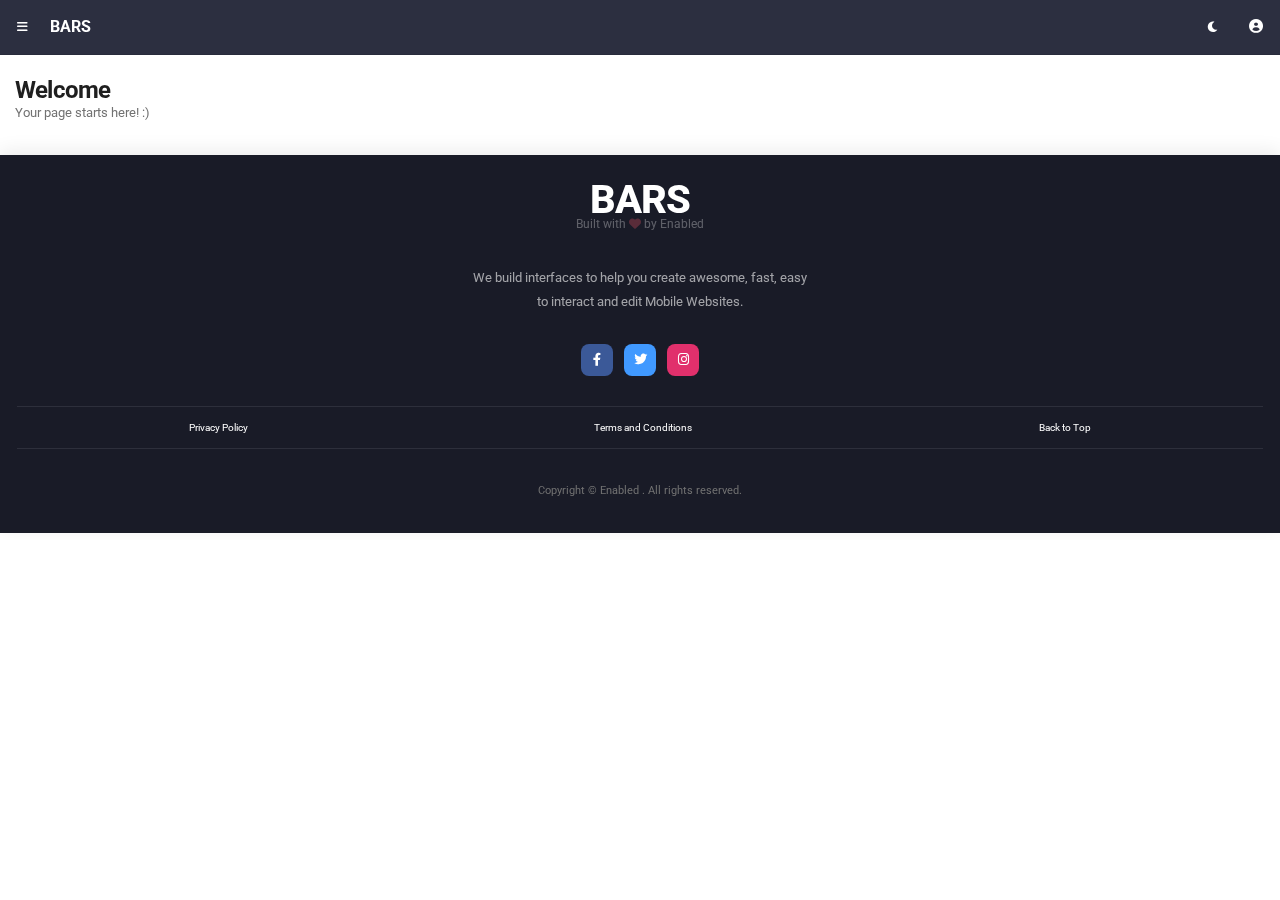
<file: code/_starter.html>
<!DOCTYPE HTML>
<html lang="en">
<head>
<meta http-equiv="Content-Type" content="text/html; charset=utf-8" />
<meta name="apple-mobile-web-app-capable" content="yes">
<meta name="apple-mobile-web-app-status-bar-style" content="black-translucent">
<meta name="viewport" content="width=device-width, initial-scale=1, minimum-scale=1, maximum-scale=1, viewport-fit=cover" />
<title>Bars Mobile PWA</title>
<link rel="preconnect" href="https://fonts.gstatic.com">
<link rel="stylesheet" type="text/css" href="styles/bootstrap.css">
<link rel="stylesheet" type="text/css" href="styles/style.css">
<link href="https://fonts.googleapis.com/css2?family=Roboto:wght@300;400;500;600;700;900&display=swap" rel="stylesheet">
<link rel="stylesheet" type="text/css" href="fonts/css/fontawesome-all.min.css">    
<link rel="manifest" href="_manifest.json" data-pwa-version="set_in_manifest_and_pwa_js">
<link rel="apple-touch-icon" sizes="180x180" href="app/icons/icon-192x192.png">
</head>
    
<body class="theme-light">
    
<div id="preloader"><div class="spinner-border color-highlight" role="status"></div></div>
    
<div id="page">
    
    <div class="header header-fixed header-logo-app">
        <a href="index.html" class="header-title">Bars</a>
        <a href="#" data-menu="menu-main" class="header-icon header-icon-1"><i class="fas fa-bars"></i></a>
        <a href="#" data-menu="menu-account" class="header-icon header-icon-2"><i class="fa fa-user-circle font-14"></i></a>
        <a href="#" data-toggle-theme class="header-icon header-icon-3 show-on-theme-dark"><i class="fas fa-lightbulb color-yellow-dark"></i></a>
        <a href="#" data-toggle-theme class="header-icon header-icon-3 show-on-theme-light"><i class="fas fa-moon"></i></a>
    </div>
    
    <div id="menu-main" data-menu-load="menu-main.html" class="menu menu-box-left" data-menu-width="280" data-menu-effect="menu-over"></div>
    <div id="menu-account" data-menu-load="menu-account.html" class="menu menu-box-bottom" data-menu-height="265" data-menu-effect="menu-parallax"></div> 
    
    <div class="page-content header-clear">                

        <div class="content">
            <h1 class="mb-n1">Welcome</h1>
            <p>
                Your page starts here! :) 
            </p>
        </div>
        
        <div class="footer" data-menu-load="menu-footer.html"></div>
                
    </div>
    
    <!-- Be sure this is on your main visiting page, for example, the index.html page-->
    <!-- Install Prompt for Android -->
    <div id="menu-install-pwa-android" class="menu menu-box-modal"
        data-menu-height="375" 
        data-menu-width="320" 
        data-menu-effect="menu-parallax">
        <img class="mx-auto mt-4 rounded-m" src="app/icons/icon-128x128.png" alt="img" width="90">
        <h4 class="text-center mt-4 mb-2">Bars on your Home Screen</h4>
        <p class="text-center boxed-text-xl">
            Install Bars on your home screen, and access it just like a regular app. It really is that simple!
        </p>
        <div class="boxed-text-l">
            <a href="#" class="pwa-install mx-auto btn btn-m font-700 bg-highlight text-uppercase">Add to Home Screen</a>
            <a href="#" class="pwa-dismiss close-menu btn-full mt-3 pt-2 text-center text-uppercase font-600 color-red-light font-12">Maybe later</a>
        </div>
    </div>   

    <!-- Install instructions for iOS -->
    <div id="menu-install-pwa-ios" 
        class="menu menu-box-modal"
        data-menu-height="330" 
        data-menu-width="320" 
        data-menu-effect="menu-parallax">
        <div class="boxed-text-xl top-25">
            <img class="mx-auto mt-4 rounded-m" src="app/icons/icon-128x128.png" alt="img" width="90">
            <h4 class="text-center mt-4 mb-2">Bars on your Home Screen</h4>
            <p class="text-center ml-3 mr-3 mb-2 pb-2">
                Install Bars on your home screen, and access it just like a regular app. Open your Safari menu and tap "Add to Home Screen".
            </p>
            <a href="#" class="pwa-dismiss close-menu btn-full mt-3 text-center text-uppercase font-900 color-red-light opacity-90 font-110">Maybe later</a>
        </div>
    </div>   

</div>
<script type="text/javascript" src="scripts/bootstrap.min.js"></script>
<script type="text/javascript" src="scripts/custom.js"></script>
</body>
</file>
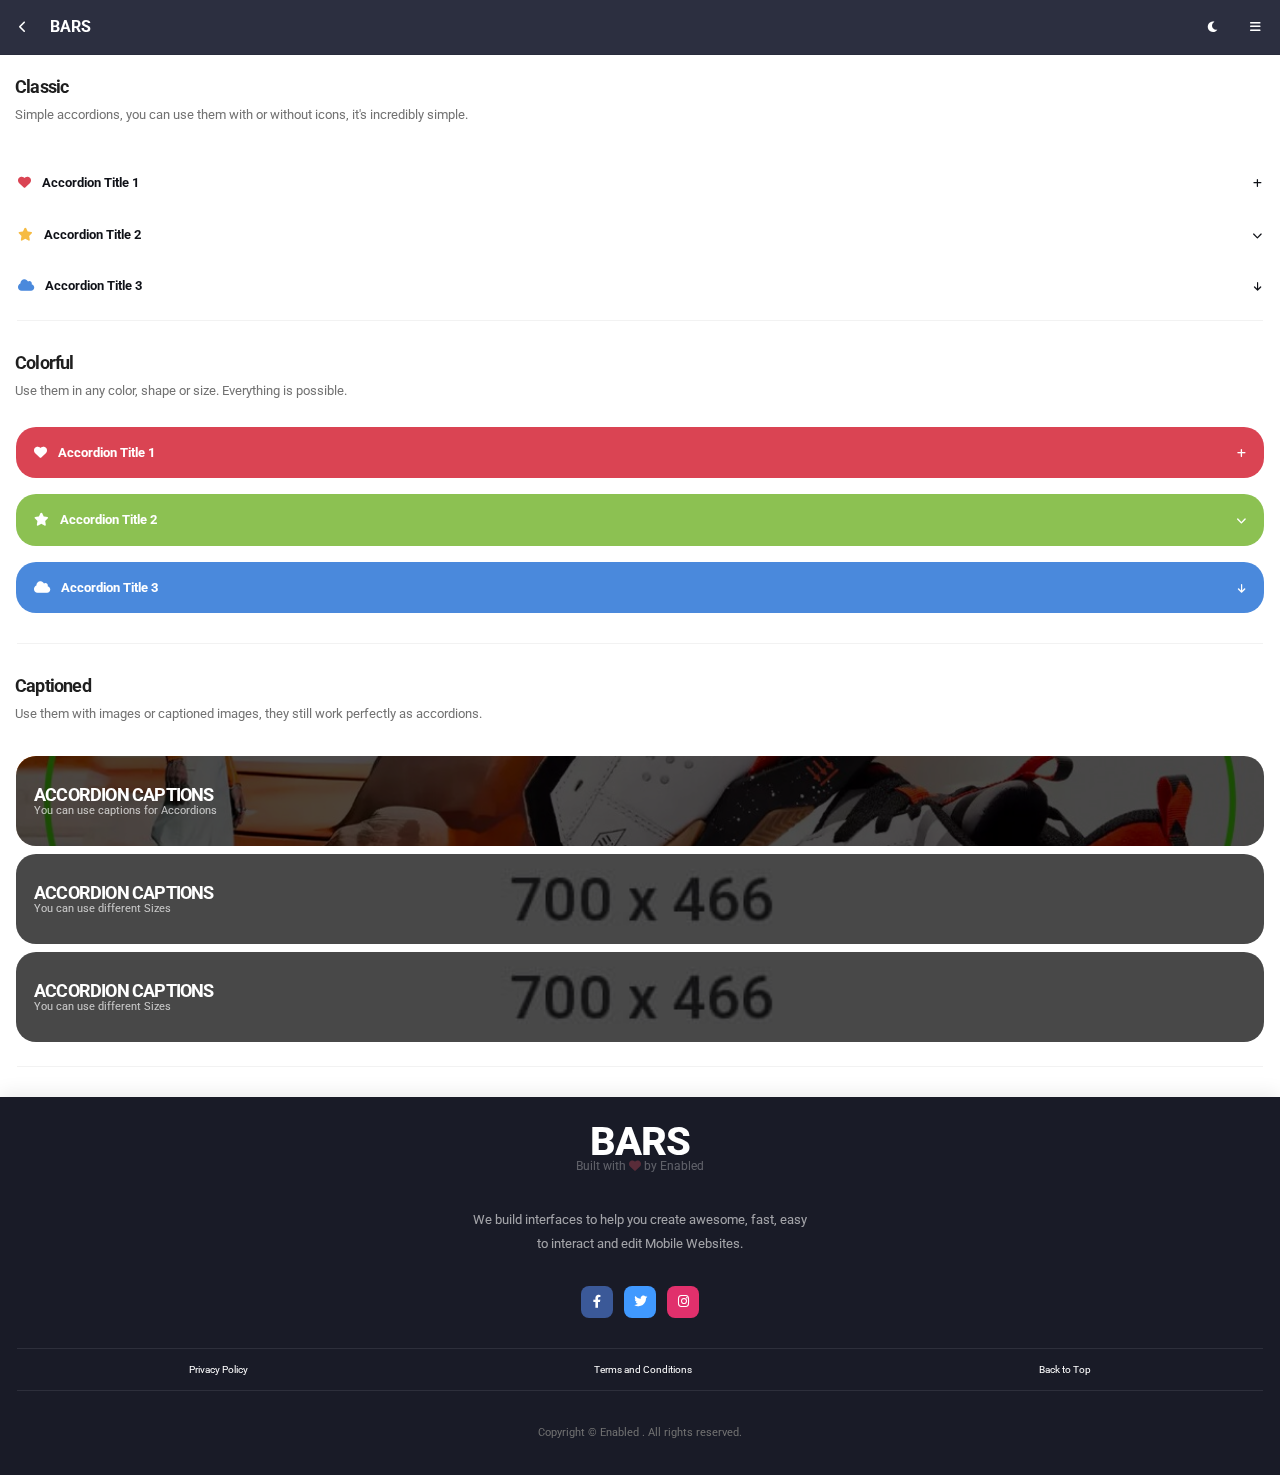
<file: code/component-accordions.html>
<!DOCTYPE HTML>
<html lang="en">
<head>
<meta http-equiv="Content-Type" content="text/html; charset=utf-8" />
<meta name="apple-mobile-web-app-capable" content="yes">
<meta name="apple-mobile-web-app-status-bar-style" content="black-translucent">
<meta name="viewport" content="width=device-width, initial-scale=1, minimum-scale=1, maximum-scale=1, viewport-fit=cover" />
<title>Bars Mobile PWA</title>
<link rel="preconnect" href="https://fonts.gstatic.com">
<link rel="stylesheet" type="text/css" href="styles/bootstrap.css">
<link rel="stylesheet" type="text/css" href="styles/style.css">
<link href="https://fonts.googleapis.com/css2?family=Roboto:wght@300;400;500;600;700;900&display=swap" rel="stylesheet">
<link rel="stylesheet" type="text/css" href="fonts/css/fontawesome-all.min.css">
<link rel="manifest" href="_manifest.json" data-pwa-version="set_in_manifest_and_pwa_js">
<link rel="apple-touch-icon" sizes="180x180" href="app/icons/icon-192x192.png">
</head>

<body class="theme-light">

<div id="preloader"><div class="spinner-border color-highlight" role="status"></div></div>

<div id="page">

    <div class="header header-fixed header-logo-app">
        <a href="#" data-back-button class="header-title">Bars</a>
        <a href="#" data-back-button class="header-icon header-icon-1"><i class="fas fa-chevron-left"></i></a>
        <a href="#" data-menu="menu-main" class="header-icon header-icon-2"><i class="fas fa-bars"></i></a>
        <a href="#" data-toggle-theme class="header-icon header-icon-3 show-on-theme-dark"><i class="fas fa-lightbulb color-yellow-dark"></i></a>
        <a href="#" data-toggle-theme class="header-icon header-icon-3 show-on-theme-light"><i class="fas fa-moon"></i></a>
    </div>

    <div id="menu-main"  data-menu-active="nav-components" data-menu-load="menu-main.html" class="menu menu-box-left" data-menu-width="280" data-menu-effect="menu-over"></div>

    <div class="page-content header-clear">


        <div class="content">
            <h4>Classic</h4>
            <p>
                Simple accordions, you can use them with or without icons, it's incredibly simple.
            </p>
        </div>

        <div class="accordion" id="accordion-1">
            <div class="mb-0">
                <button class="btn accordion-btn no-effect color-theme" data-bs-toggle="collapse" data-bs-target="#collapse1">
                    <i class="fa fa-heart color-red-dark me-2"></i>
                    Accordion Title 1
                    <i class="fa fa-plus font-10 accordion-icon"></i>
                </button>
                <div id="collapse1" class="collapse" data-bs-parent="#accordion-1">
                    <div class="pt-1 pb-2 ps-3 pe-3">
                        <p>This is the accordion content. You can add any content you want to it. Really, anything! Add images, text, lists, captions or any element you want.</p>
                    </div>
                </div>
            </div>
            <div class="mb-0">
                <button class="btn accordion-btn no-effect color-theme"  data-bs-toggle="collapse" data-bs-target="#collapse2">
                    <i class="fa fa-star color-yellow-dark me-2"></i>
                    Accordion Title 2
                    <i class="fa fa-chevron-down font-10 accordion-icon"></i>
                </button>
                <div id="collapse2" class="collapse"  data-bs-parent="#accordion-1">
                    <div class="pt-1 pb-2 ps-3 pe-3">
                        <p>This is the accordion content. You can add any content you want to it. Really, anything! Add images, text, lists, captions or any element you want.</p>
                    </div>
                </div>
            </div>
            <div class="mb-2">
                <button class="btn accordion-btn no-effect color-theme" data-bs-toggle="collapse" data-bs-target="#collapse3">
                    <i class="fa fa-cloud color-blue-dark me-2"></i>
                    Accordion Title 3
                    <i class="fa fa-arrow-down font-10 accordion-icon"></i>
                </button>
                <div id="collapse3" class="collapse"  data-bs-parent="#accordion-1">
                    <div class="pt-1 pb-2 ps-3 pe-3">
                        <p>This is the accordion content. You can add any content you want to it. Really, anything! Add images, text, lists, captions or any element you want.</p>
                    </div>
                </div>
            </div>
        </div>

        <div class="divider divider-margins"></div>

        <div class="content mb-0">
            <h4 class="font-700">Colorful</h4>
            <p>
                Use them in any color, shape or size. Everything is possible.
            </p>
        </div>
        <div>
            <div class="accordion mt-4" id="accordion-2">
                <div class="card mx-3 shadow-0 bg-red-dark mb-3 rounded-m">
                    <button class="btn accordion-btn  color-white no-effect" data-bs-toggle="collapse" data-bs-target="#collapse4">
                        <i class="fa fa-heart me-2"></i>
                        Accordion Title 1
                        <i class="fa fa-plus font-10 accordion-icon"></i>
                    </button>

                    <div id="collapse4" class="collapse bg-theme" data-bs-parent="#accordion-2">
                        <div class="pt-3 pb-3">
                            <p class="mb-0">This is the accordion content. You can add any content you want to it. Really, anything! Add images, text, lists, captions or any element you want.</p>
                        </div>
                    </div>
                </div>
                <div class="card mx-3 shadow-0 bg-green-dark mb-3 rounded-m">
                    <button class="btn accordion-btn color-white no-effect" data-bs-toggle="collapse" data-bs-target="#collapse5">
                        <i class="fa fa-star me-2"></i>
                        Accordion Title 2
                        <i class="fa fa-chevron-down font-10 accordion-icon"></i>
                    </button>
                    <div id="collapse5" class="collapse bg-theme" data-bs-parent="#accordion-2">
                        <div class="pt-3 pb-3">
                            <p class="mb-0">This is the accordion content. You can add any content you want to it. Really, anything! Add images, text, lists, captions or any element you want.</p>
                        </div>
                    </div>
                </div>
                <div class="card mx-3 shadow-0 bg-blue-dark rounded-m">
                    <button class="btn accordion-btn color-white no-effect" data-bs-toggle="collapse" data-bs-target="#collapse6">
                        <i class="fa fa-cloud me-2"></i>
                        Accordion Title 3
                        <i class="fa fa-arrow-down font-10 accordion-icon"></i>
                    </button>
                    <div id="collapse6" class="collapse bg-theme" data-bs-parent="#accordion-2">
                        <div class="pt-3 pb-3">
                            <p class="mb-0">This is the accordion content. You can add any content you want to it. Really, anything! Add images, text, lists, captions or any element you want.</p>
                        </div>
                    </div>
                </div>
            </div>
        </div>

        <div class="divider divider-margins"></div>

        <div class="content">
            <h4 class="font-700">Captioned</h4>
            <p>
                Use them with images or captioned images, they still work perfectly as accordions.
            </p>
        </div>
        <div>
            <div class="accordion mb-2" id="accordion-3">
                <div data-card-height="90" class="card card-style bg-1 mb-0 rounded-m">
                    <div class="card-center">
                        <button class="btn accordion-btn" data-bs-toggle="collapse" data-bs-target="#collapse7">
                            <h4 class="color-white text-uppercase">Accordion Captions</h4>
                            <p class="color-white opacity-70 mb-0 mt-n2 font-400 font-11">You can use captions for Accordions</p>
                        </button>
                    </div>
                    <div class="card-overlay rounded-s bg-black opacity-70"></div>
                </div>
                <div id="collapse7" class="collapse" data-bs-parent="#accordion-3">
                    <div class="pt-3 pb-3 ps-4 pe-4">
                        <p class="mb-0">This is the accordion content. You can add any content you want to it. Really, anything! Add images, text, lists, captions or any element you want.</p>
                    </div>
                </div>

                <div data-card-height="90" class="card card-style bg-2 mb-0 mt-2 rounded-m">
                    <div class="card-center">
                        <button class="btn accordion-btn" data-bs-toggle="collapse" data-bs-target="#collapse8">
                            <h4 class="color-white text-uppercase">Accordion Captions</h4>
                            <p class="color-white opacity-70 mb-0 mt-n2 font-400 font-11">You can use different Sizes</p>
                        </button>
                    </div>
                    <div class="card-overlay rounded-s bg-black opacity-70"></div>
                </div>
                <div id="collapse8" class="collapse" data-bs-parent="#accordion-3">
                    <div class="pt-3 pb-3 ps-4 pe-4">
                        <p class="mb-0">This is the accordion content. You can add any content you want to it. Really, anything! Add images, text, lists, captions or any element you want.</p>
                    </div>
                </div>

                <div data-card-height="90" class="card card-style bg-3 mb-0 mt-2 rounded-m">
                    <div class="card-center">
                        <button class="btn accordion-btn" data-bs-toggle="collapse" data-bs-target="#collapse10">
                            <h4 class="color-white text-uppercase">Accordion Captions</h4>
                            <p class="color-white opacity-70 mb-0 mt-n2 font-400 font-11">You can use different Sizes</p>
                        </button>
                    </div>
                    <div class="card-overlay rounded-s bg-black opacity-70"></div>
                </div>
                <div id="collapse10" class="collapse" data-bs-parent="#accordion-3">
                    <div class="pt-3 pb-3 ps-4 pe-4">
                        <p class="mb-0">This is the accordion content. You can add any content you want to it. Really, anything! Add images, text, lists, captions or any element you want.</p>
                    </div>
                </div>
            </div>
        </div>

        <div class="divider divider-margins mt-4"></div>

        <div class="footer" data-menu-load="menu-footer.html"></div>
    </div>
    <!-- Page content ends here-->



</div>

<script type="text/javascript" src="scripts/bootstrap.min.js"></script>
<script type="text/javascript" src="scripts/custom.js"></script>
</body>
</file>
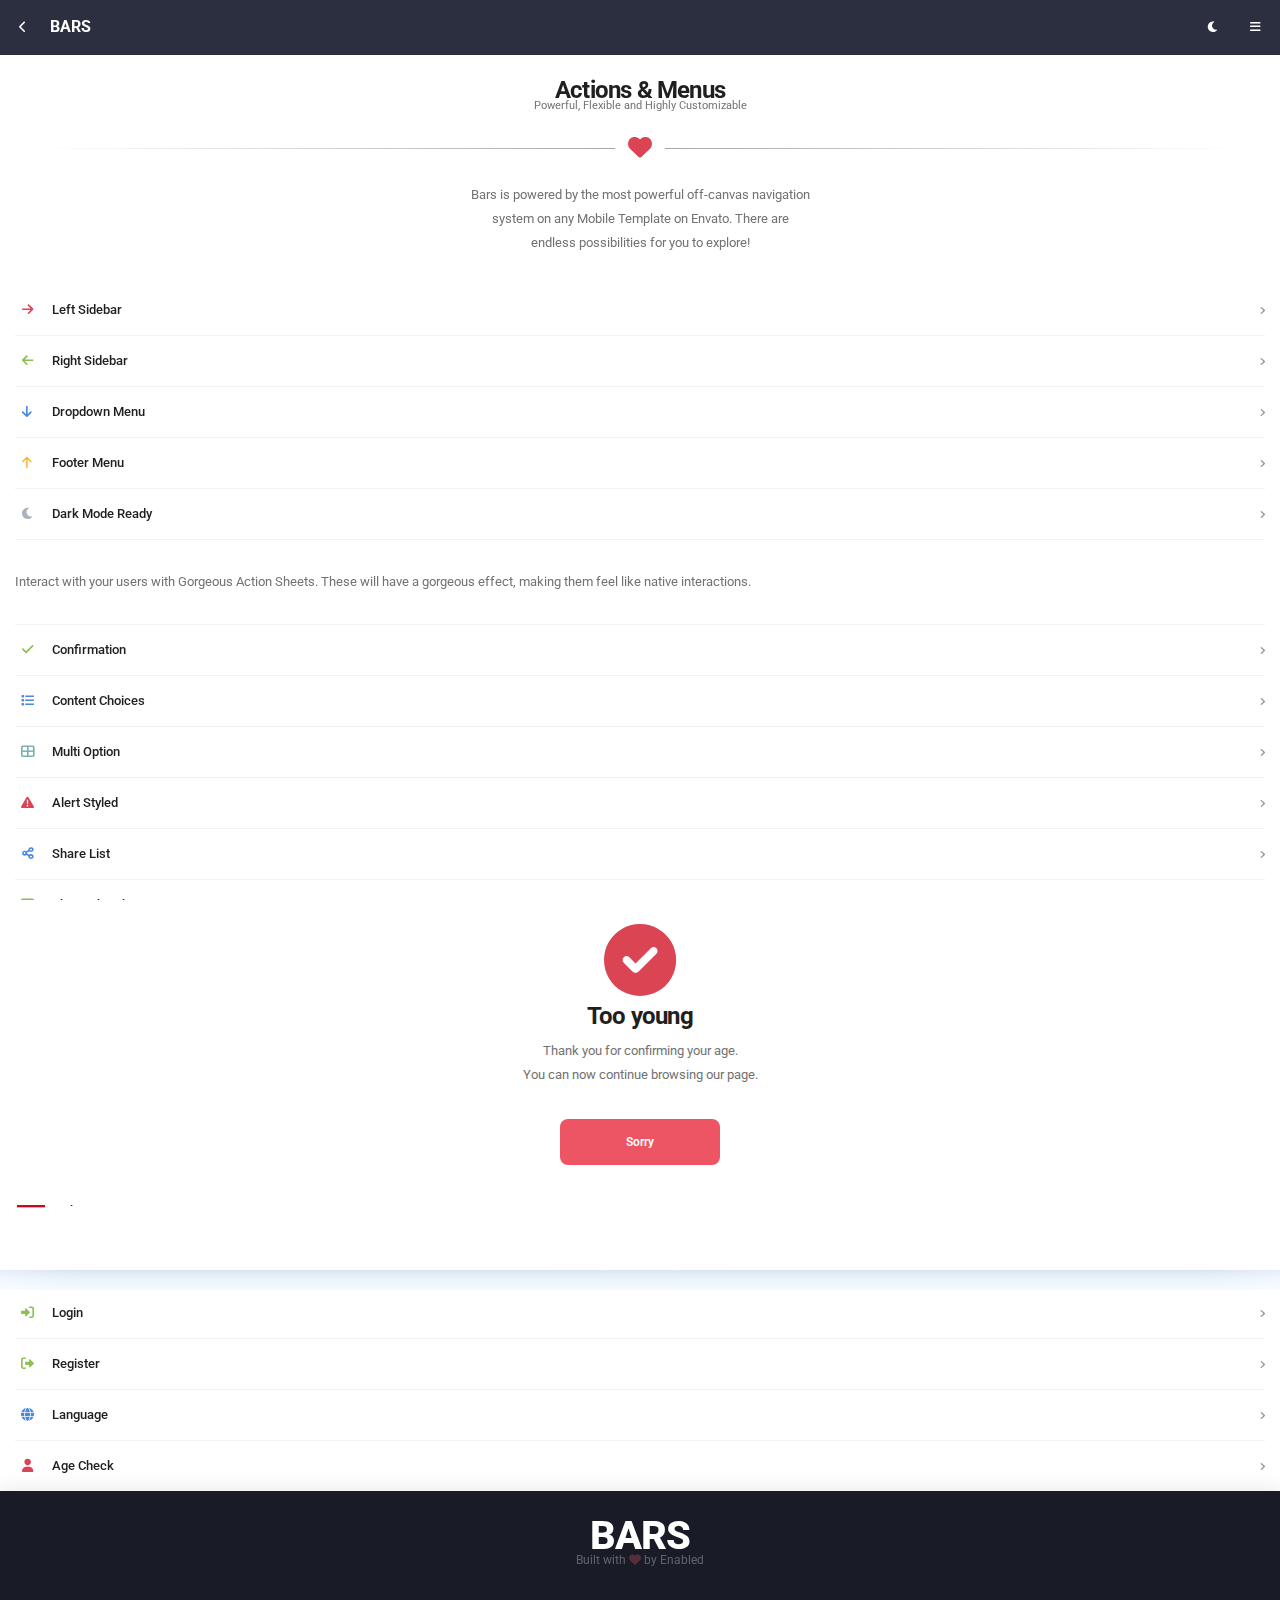
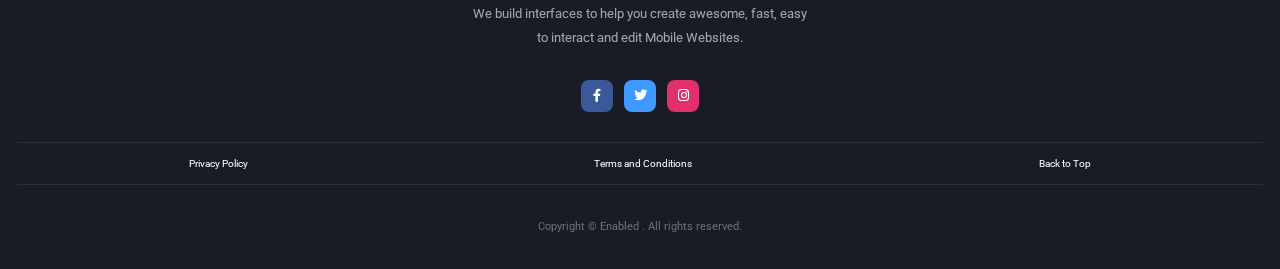
<file: code/component-actions.html>
<!DOCTYPE HTML>
<html lang="en">
<head>
<meta http-equiv="Content-Type" content="text/html; charset=utf-8" />
<meta name="apple-mobile-web-app-capable" content="yes">
<meta name="apple-mobile-web-app-status-bar-style" content="black-translucent">
<meta name="viewport" content="width=device-width, initial-scale=1, minimum-scale=1, maximum-scale=1, viewport-fit=cover" />
<title>Bars Mobile PWA</title>
<link rel="preconnect" href="https://fonts.gstatic.com">
<link rel="stylesheet" type="text/css" href="styles/bootstrap.css">
<link rel="stylesheet" type="text/css" href="styles/style.css">
<link href="https://fonts.googleapis.com/css2?family=Roboto:wght@300;400;500;600;700;900&display=swap" rel="stylesheet">
<link rel="stylesheet" type="text/css" href="fonts/css/fontawesome-all.min.css">    
<link rel="manifest" href="_manifest.json" data-pwa-version="set_in_manifest_and_pwa_js">
<link rel="apple-touch-icon" sizes="180x180" href="app/icons/icon-192x192.png">
</head>
    
<body class="theme-light">
    
<div id="preloader"><div class="spinner-border color-highlight" role="status"></div></div>
    
<div id="page">
    
    <div class="header header-fixed header-logo-app">
        <a href="#" data-back-button class="header-title">Bars</a>
        <a href="#" data-back-button class="header-icon header-icon-1"><i class="fas fa-chevron-left"></i></a>
        <a href="#" data-menu="menu-main" class="header-icon header-icon-2"><i class="fas fa-bars"></i></a>
        <a href="#" data-toggle-theme class="header-icon header-icon-3 show-on-theme-dark"><i class="fas fa-lightbulb color-yellow-dark"></i></a>
        <a href="#" data-toggle-theme class="header-icon header-icon-3 show-on-theme-light"><i class="fas fa-moon"></i></a>
    </div>
    
    
    <div id="menu-main"  data-menu-active="nav-components" data-menu-load="menu-main.html" class="menu menu-box-left" data-menu-width="280" data-menu-effect="menu-over"></div>
    <div id="menu-main-right"  data-menu-active="nav-components" data-menu-load="menu-main.html" class="menu menu-box-right" data-menu-width="280" data-menu-effect="menu-over"></div>
    <div id="menu-main-top"  data-menu-active="nav-components" data-menu-load="menu-main.html" class="menu menu-box-top" data-menu-width="100%" data-menu-height="100%" data-menu-effect="menu-over"></div>
    <div id="menu-main-bottom"  data-menu-active="nav-components" data-menu-load="menu-main.html" class="menu menu-box-bottom" data-menu-width="100%" data-menu-height="100%" data-menu-effect="menu-over"></div>
    
    <div class="page-content header-clear">   
        
        <div class="content">
            <h1 class="text-center">Actions & Menus</h1>
            <p class="font-11 mt-n1 text-center mt-n3">Powerful, Flexible and Highly Customizable</p>
            <div class="divider-icon divider-margins"><i class="fa font-24 color-red-dark fa-heart"></i></div>
            <p class="boxed-text-xl mt-n3">
                Bars is powered by the most powerful off-canvas navigation system on any Mobile Template on Envato. There are endless possibilities for you to explore!
            </p>
        </div>
        
        <div class="content">
            <div class="list-group list-custom-small list-icon-0">
                <a href="#" data-menu="menu-main">
                    <i class="fa fa-arrow-right color-red-dark"></i>
                    <span>Left Sidebar</span>
                    <i class="fa fa-angle-right"></i>
                </a>
                <a href="#" data-menu="menu-main-right">
                    <i class="fa fa-arrow-left color-green-dark"></i>
                    <span>Right Sidebar</span>
                    <i class="fa fa-angle-right"></i>
                </a>
                <a href="#" data-menu="menu-main-top">
                    <i class="fa fa-arrow-down color-blue-dark"></i>
                    <span>Dropdown Menu</span>
                    <i class="fa fa-angle-right"></i>
                </a>
                <a href="#" data-menu="menu-main-bottom">
                    <i class="fa fa-arrow-up color-yellow-dark"></i>
                    <span>Footer Menu</span>
                    <i class="fa fa-angle-right"></i>
                </a>
                <a href="#" data-toggle-theme>
                    <i class="fa fa-moon color-gray-dark"></i>
                    <span>Dark Mode Ready</span>
                    <i class="fa fa-angle-right"></i>
                </a>
            </div>
        </div>

          
        <div class="content mb-0">
            <p>
                Interact with your users with Gorgeous Action Sheets. These will have a gorgeous effect, making them feel like native interactions.
            </p>

            <div class="divider mb-0"></div>
            <div class="list-group list-custom-small list-icon-0">
                <a href="#" data-menu="menu-option-1">
                    <i class="fa fa-check color-green-dark"></i>
                    <span>Confirmation</span>
                    <i class="fa fa-angle-right"></i>
                </a>
                <a href="#" data-menu="menu-option-2">
                    <i class="fa fa-list color-blue-dark"></i>
                    <span>Content Choices </span>
                    <i class="fa fa-angle-right"></i>
                </a>
                <a href="#" data-menu="menu-option-3">
                    <i class="fa fa-th-large color-teal-dark"></i>
                    <span>Multi Option</span>
                    <i class="fa fa-angle-right"></i>
                </a>
                <a href="#" data-menu="menu-option-4">
                    <i class="fa fa-exclamation-triangle color-red-dark"></i>
                    <span>Alert Styled</span>
                    <i class="fa fa-angle-right"></i>
                </a>
                <a href="#" data-menu="menu-share">
                    <i class="fa fa-share-alt color-blue-dark"></i>
                    <span>Share List</span>
                    <i class="fa fa-angle-right"></i>
                </a>
                <a href="#" data-menu="menu-share-thumbs">
                    <i class="fa fa-th color-green-dark"></i>
                    <span>Share Thumbs - v1</span>
                    <i class="fa fa-angle-right"></i>
                </a>
                <a href="#" data-menu="menu-share-thumbs-2">
                    <i class="fa fa-th color-green-dark"></i>
                    <span>Share Thumbs - v2</span>
                    <i class="fa fa-angle-right"></i>
                </a>
                <a href="#" data-menu="menu-call">
                    <i class="fa fa-phone color-phone"></i>
                    <span>Call Button</span>
                    <i class="fa fa-angle-right"></i>
                </a>
                <a href="#" data-menu="menu-video">
                    <i class="fab fa-youtube color-red-dark"></i>
                    <span>Video Embeds</span>
                    <i class="fa fa-angle-right"></i>
                </a>
                <a href="#" data-menu="menu-maps">
                    <i class="fa fa-map-marker color-blue-dark"></i>
                    <span>Google Maps</span>
                    <i class="fa fa-angle-right"></i>
                </a>
                <a href="#" data-menu="menu-success-1">
                    <i class="fa fa-check color-green-dark"></i>
                    <span>Success Sheet</span>
                    <i class="fa fa-angle-right"></i>
                </a>
                <a href="#" data-menu="menu-warning-1">
                    <i class="fa fa-times color-red-dark"></i>
                    <span>Warning Sheet</span>
                    <i class="fa fa-angle-right"></i>
                </a>
                <a href="#" data-menu="menu-forgot">
                    <i class="fa fa-question-circle color-magenta-dark"></i>
                    <span>Password Reset</span>
                    <i class="fa fa-angle-right"></i>
                </a>
                <a href="#" data-menu="menu-signin">
                    <i class="fa fa-sign-in-alt color-green-dark"></i>
                    <span>Login</span>
                    <i class="fa fa-angle-right"></i>
                </a>
                <a href="#" data-menu="menu-signup">
                    <i class="fa fa-sign-out-alt color-green-dark"></i>
                    <span>Register</span>
                    <i class="fa fa-angle-right"></i>
                </a>
                <a href="#" data-menu="menu-language">
                    <i class="fa fa-globe color-blue-dark"></i>
                    <span>Language</span>
                    <i class="fa fa-angle-right"></i>
                </a>
                <a href="#" data-menu="menu-age" class="border-0">
                    <i class="fa fa-user color-red-dark"></i>
                    <span>Age Check</span>
                    <i class="fa fa-angle-right"></i>
                </a>
            </div>      
        </div>  
                  
        <div class="footer" data-menu-load="menu-footer.html"></div>
    </div>
    <!-- Page content ends here-->
       


    <!-- Share Menu-->
    <div id="menu-share" 
         class="menu menu-box-bottom rounded-0" 
         data-menu-height="300" data-menu-effect="menu-parallax">
        <div class="content mt-0">
            <div class="list-group list-custom-small list-icon-0">
                <a href="#" class="shareToFacebook">
                    <i class="fab fa-facebook-square font-20 color-facebook"></i>
                    <span>Facebook</span>
                    <i class="fa fa-angle-right me-2"></i>
                </a>
                <a href="#" class="shareToTwitter">
                    <i class="fab fa-twitter-square font-20 color-twitter"></i>
                    <span>Twitter</span>
                    <i class="fa fa-angle-right me-2"></i>
                </a>
                <a href="#" class="shareToLinkedIn">
                    <i class="fab fa-linkedin font-20 color-twitter"></i>
                    <span>LinkedIn</span>
                    <i class="fa fa-angle-right me-2"></i>
                </a>
                <a href="#" class="shareToPinterest">
                    <i class="fab fa-pinterest-square font-20 color-pinterest"></i>
                    <span>Pinterest</span>
                    <i class="fa fa-angle-right me-2"></i>
                </a>
                <a href="#" class="shareToWhatsApp">
                    <i class="fab fa-whatsapp-square font-20 color-whatsapp"></i>
                    <span>WhatsApp</span>
                    <i class="fa fa-angle-right me-2"></i>
                </a>
                <a href="#" class="shareToEmail border-0">
                    <i class="fa fa-envelope-square font-20 color-twitter"></i>
                    <span>Email</span>
                    <i class="fa fa-angle-right me-2"></i>
                </a>
            </div>
        </div>
    </div>      
    
    <!---------------------------------------------------------------------------------------------->
    <!---------------------------------------------------------------------------------------------->
    <!-- Place all Action Elements and Menus Outside of the page-content class. Starting from here-->
    <!---------------------------------------------------------------------------------------------->
    <!---------------------------------------------------------------------------------------------->

    <!--------------------->
    <!--------------------->
    <!--Menu Share Thumbs-->
    <!--------------------->
    <!--------------------->
    <div id="menu-share-thumbs" 
         class="menu menu-box-bottom rounded-0" 
         data-menu-height="330" 
         data-menu-effect="menu-parallax">

        <h1 class="font-700 text-center pt-3">Share the Love</h1>
        <p class="boxed-text-l">
            Share our page with the world, increase
            your page exposure with the world.
        </p>
        
        <div class="row text-center px-5">
            <div class="col-4">
                <a href="#" class="shareToFacebook icon icon-l bg-facebook rounded-s shadow-xl"><i class="fab fa-facebook-f font-22"></i><br></a>
                <p class="font-11 text-center opacity-70">Facebook</p>
            </div>
            <div class="col-4">
                <a href="#" class="shareToTwitter icon icon-l bg-twitter rounded-s shadow-xl"><i class="fab fa-twitter font-22"></i><br></a>
                <p class="font-11 text-center opacity-70">Twitter</p>
            </div>
            <div class="col-4">
                <a href="#" class="shareToLinkedIn icon icon-l bg-linkedin rounded-s shadow-xl"><i class="fab fa-linkedin-in font-22"></i><br></a>
                <p class="font-11 text-center opacity-70">LinkedIn</p>
            </div>
            <div class="col-4">
                <a href="#" class="shareToEmail icon icon-l bg-mail rounded-s shadow-xl"><i class="fa fa-envelope font-22"></i><br></a>
                <p class="font-11 text-center opacity-70">Email</p>
            </div>
            <div class="col-4">
                <a href="#" class="shareToWhatsApp icon icon-l bg-whatsapp rounded-s shadow-xl"><i class="fab fa-whatsapp font-22"></i><br></a>
                <p class="font-11 text-center opacity-70">WhatsApp</p>
            </div>
            <div class="col-4">
                <a href="#" class="shareToPinterest icon icon-l bg-red-dark rounded-s shadow-xl"><i class="fab fa-pinterest-p font-22"></i><br></a>
                <p class="font-11 text-center opacity-70">Pinterest</p>
            </div>
        </div>
    </div>
    
    <!--------------------->
    <!--------------------->
    <!--Menu Share Thumbs-->
    <!--------------------->
    <!--------------------->
    <div id="menu-share-thumbs-2" 
         class="menu menu-box-bottom rounded-0" 
         data-menu-height="240" 
         data-menu-effect="menu-parallax">

        <h1 class="font-900 text-center font-26 mb-0 pt-3 mt-1">Share the Love</h1>
        <p class="boxed-text-l">
            Share your page. Just tap. We'll do the rest.
        </p>
        
        <div class="d-flex text-center px-5">
            <div class="m-auto">
                <a href="#" class="shareToFacebook icon icon-m bg-facebook rounded-xl shadow-xl"><i class="fab fa-facebook-f font-16"></i><br></a>
                <p class="font-10 text-center opacity-70">Facebook</p>
            </div>
            <div class="m-auto">
                <a href="#" class="shareToTwitter icon icon-m bg-twitter rounded-xl shadow-xl"><i class="fab fa-twitter font-16"></i><br></a>
                <p class="font-10 text-center opacity-70">Twitter</p>
            </div>
            <div class="m-auto">
                <a href="#" class="shareToLinkedIn icon icon-m bg-linkedin rounded-xl shadow-xl"><i class="fab fa-linkedin-in font-16"></i><br></a>
                <p class="font-10 text-center opacity-70">LinkedIn</p>
            </div>
            <div class="m-auto">
                <a href="#" class="shareToEmail icon icon-m bg-mail rounded-xl shadow-xl"><i class="fa fa-envelope font-16"></i><br></a>
                <p class="font-10 text-center opacity-70">Email</p>
            </div>
            <div class="m-auto">
                <a href="#" class="shareToWhatsApp icon icon-m bg-whatsapp rounded-xl shadow-xl"><i class="fab fa-whatsapp font-16"></i><br></a>
                <p class="font-10 text-center opacity-70">WhatsApp</p>
            </div>
        </div>
        <p class="text-center font-10 mb-0 mt-n2">&copy; Copyright Enabled - <span class="copyright-year"></span>. All Rights Reserved.</p>
    </div>
    
    <!------------->
    <!------------->
    <!--Menu Call-->
    <!------------->
    <!------------->    
    <div id="menu-call" 
         class="menu menu-box-bottom rounded-0" 
         data-menu-height="200" 
         data-menu-effect="menu-parallax">
        <h1 class="font-800 text-center pt-3 mt-1 text-uppercase font-20">Call us Today</h1>
        <p class="boxed-text-l">
            We're always here to help. Give us a Call Today. Just tap the button and get in touch with us.
        </p> 
        <a href="tel:+123456789" class="default-link btn btn-center-m btn-sm bg-green-dark font-700 text-uppercase">Call NOW</a>
    </div>    
    
    
    <!-------------->
    <!-------------->
    <!--Menu Video-->
    <!-------------->
    <!-------------->
    <div id="menu-video" 
         class="menu menu-box-bottom rounded-0" 
         data-menu-height="380" 
         data-menu-effect="menu-parallax">
        <div class='responsive-iframe max-iframe'><iframe src='https://www.youtube.com/embed/c9MnSeYYtYY' frameborder='0' allowfullscreen></iframe></div>
        <div class="menu-title">
            <h1 class="my-0 py-0">Embeds</h1>
            <a href="#" class="close-menu"><i class="fa fa-times-circle"></i></a>
        </div>
        <div class="content mt-n2">
            <p>
                It's super easy to embed videos. Just copy the embed!
            </p>
            <a href="#" class="close-menu btn btn-full btn-m shadow-xl rounded-s text-uppercase font-600 bg-green-dark mt-n2">Awesome</a>
        </div>
    </div>        
    
    <!------------->
    <!------------->
    <!--Menu Maps-->
    <!------------->
    <!------------->
    <div id="menu-maps" 
         class="menu menu-box-bottom rounded-0" 
         data-menu-height="380" 
         data-menu-effect="menu-parallax">
        <div class='responsive-iframe max-iframe mb-n3'><iframe src='https://www.google.com/maps/embed/v1/view?key=AIzaSyAM3nxDVrkjyKwdIZp8QOplmBKLRVI5S_Y&center=-33.8569,151.2152&zoom=16&maptype=satellite' frameborder='0' allowfullscreen></iframe></div>
        <div class="menu-title">
            <h1>We're Here</h1>
            <a href="#" class="close-menu"><i class="fa fa-times-circle"></i></a>
        </div>
        <div class="content mt-n4">
            <p>
                Come over for a coffee, we have milk and cookies too! 
            </p>
            <a href="#" class="close-menu btn btn-full btn-m shadow-l rounded-s text-uppercase font-600 bg-blue-dark mt-n2">Awesome</a>
        </div>
    </div>   
    
    <!---------------->
    <!---------------->
    <!--Menu Success-->
    <!---------------->
    <!---------------->    
    <div id="menu-success-1" 
         class="menu menu-box-bottom bg-green-dark rounded-0" 
         data-menu-height="315" 
         data-menu-effect="menu-parallax">
        <h1 class="text-center mt-4"><i class="fa fa-3x fa-check-circle scale-box color-white shadow-xl rounded-circle"></i></h1>
        <h1 class="text-center mt-3 font-700 color-white">All's Good</h1>
        <p class="boxed-text-l color-white opacity-70">
             You can continue with your previous actions.<br> Easy to attach these to success calls.
        </p>
        <a href="#" class="close-menu btn btn-m btn-center-m button-s shadow-l rounded-s text-uppercase font-600 bg-white color-black">Great, Thanks!</a>
    </div>       
    
    <!---------------->
    <!---------------->
    <!--Menu Warning-->
    <!---------------->
    <!---------------->
    
    <div id="menu-warning-1" 
         class="menu menu-box-bottom bg-red-dark rounded-0" 
         data-menu-height="315" 
         data-menu-effect="menu-parallax">
        <h1 class="text-center mt-4"><i class="fa fa-3x fa-times-circle scale-box color-white shadow-xl rounded-circle"></i></h1>
        <h1 class="text-center mt-3 text-uppercase color-white font-700">Wooops!</h1>
        <p class="boxed-text-l color-white opacity-70">
             You can continue with your previous actions.<br> Easy to attach these to success calls.
        </p>
        <a href="#" class="close-menu btn btn-m btn-center-l button-s shadow-l rounded-s text-uppercase font-600 bg-white color-black">Hmmm, Check again?</a>
    </div> 
        
    <div id="menu-option-1" 
         class="menu menu-box-bottom rounded-0 bg-transparent" 
         data-menu-height="350" 
         data-menu-effect="menu-over">
        <div class="content p-3 bg-white">
            <h1 class="text-center pt-3"><i class="fa fa-3x fa-info-circle scale-box color-blue-dark shadow-xl rounded-circle"></i></h1>
            <h3 class="text-center mt-3 font-700">Are you sure?</h3>
            <p class="boxed-text-xl opacity-70">
                 You can continue with your previous actions.<br> Easy to attach these to success calls.
            </p>
            <div class="row mb-0 pb-3 me-3 ms-3">
                <div class="col-6">
                    <a href="#" class="btn close-menu btn-full btn-m color-red-dark border-red-dark font-800 text-uppercase rounded-s">No, cancel</a>
                </div>
                <div class="col-6">
                    <a href="#" class="btn close-menu btn-full btn-m color-green-dark border-green-dark font-800 text-uppercase rounded-s">Yes, continue!</a>
                </div>
            </div>
        </div>
    </div>         
    
    <div id="menu-option-2" 
         class="menu menu-box-bottom rounded-0 bg-transparent" 
         data-menu-height="355" 
         data-menu-effect="menu-over">
        <div class="content bg-theme rounded-sm">
            <div class="list-group list-custom-small">
                <a href="#">
                    <i class="font-14 fab fa-chrome color-yellow-dark"></i>
                    <span>Open in Browser</span>
                    <i class="fa fa-angle-right pe-2"></i>
                </a>
                <a href="#">
                    <i class="font-14 fa fa-bookmark color-red-dark"></i>
                    <span>Save for Later</span>
                    <i class="fa fa-angle-right pe-2"></i>
                </a>
                <a href="#">
                    <i class="font-14 fab fa-facebook-messenger color-facebook"></i>
                    <span>Send in Message</span>
                    <i class="fa fa-angle-right pe-2"></i>
                </a>
                <a href="#">
                    <i class="font-14 fa fa-envelope color-blue-dark"></i>
                    <span>Send in Email</span>
                    <i class="fa fa-angle-right pe-2"></i>
                </a>
                <a href="#">
                    <i class="font-14 fa fa-exclamation-circle color-red-dark"></i>
                    <span>Report Article</span>
                    <i class="fa fa-angle-right pe-2"></i>
                </a>
            </div>
        </div>
        <a href="#" class="close-menu btn-m text-center mt-3 font-900 btn-full btn-margins rounded-sm bg-red-dark text-uppercase">Cancel</a>
    </div>  
        
    <div id="menu-option-3" 
         class="menu menu-box-bottom rounded-0 bg-transparent" 
         data-menu-height="390" 
         data-menu-effect="menu-over">
        <div class="content bg-theme rounded-sm">
            <h1 class="text-center pt-3 font-20 font-900">Are you Sure?</h1>
            <p class="boxed-text-m">
                This is an action box. You can add options, buttons and more settings to it.
            </p>
            <div class="divider mb-0"></div>
            <div class="list-group list-custom-small text-center">
                <a href="#">
                    <span>OPTION 1</span>
                </a>
                <a href="#">
                    <span>OPTION 2</span>
                </a>
                <a href="#">
                    <span>OPTION 3</span>
                </a>
            </div>
        </div>
        <a href="#" class="close-menu btn-m text-center mt-3 font-900 btn-full btn-margins rounded-sm bg-red-dark text-uppercase">Cancel</a>
    </div>  
    
    <div id="menu-option-4" 
         class="menu menu-box-bottom rounded-0 bg-transparent" 
         data-menu-height="230" 
         data-menu-effect="menu-over">
        <div class="content bg-theme rounded-sm">
            <h1 class="text-center pt-3 font-20 font-900">Are you Sure?</h1>
            <p class="boxed-text-m">
                This is an action box. You can add options, buttons and more settings to it.
            </p>
            <div class="divider mb-0"></div>
            <div class="row mb-0 text-center">
                <div class="col-6">
                    <a href="#" class="close-menu btn btn-full color-green-dark btn-l font-900 font-15">ACCEPT</a>
                </div>
                <div class="col-6">
                    <a href="#" class="close-menu btn btn-full color-red-dark btn-l font-900 font-15">DECLINE</a>
                </div>
            </div>
            <div class="divider mb-0"></div>
        </div>
    </div>  
    
    <!--------------->
    <!--------------->
    <!--Menu Forgot-->
    <!--------------->
    <!--------------->
    <div id="menu-forgot" 
         class="menu menu-box-bottom rounded-0" 
         data-menu-height="220" 
         data-menu-effect="menu-parallax">
        <div class="menu-title">
            <h1 class="my-0 py-0">Reset Password</h1>
            <a href="#" class="close-menu"><i class="fa fa-times-circle"></i></a>
        </div>

        <div class="content mt-0 mb-0">
            <div class="input-style no-borders has-icon validate-field mb-4">
                <i class="fa fa-at"></i>
                <input type="email" class="form-control validate-email" id="form1ad" placeholder="Email">
                <label for="form1ad" class="color-highlight font-11 font-500">Email</label>
                <i class="fa fa-times disabled invalid color-red-dark"></i>
                <i class="fa fa-check disabled valid color-green-dark"></i>
                <em>(required)</em>
            </div>
            <a href="#" class="btn btn-full btn-m shadow-l rounded-s bg-highlight font-600 mt-4">SEND RECOVERY EMAIL</a>
        </div>
    </div>     
        
    <!---------------->
    <!---------------->
    <!--Menu Sign In-->
    <!---------------->
    <!---------------->
    <div id="menu-signin" 
         class="menu menu-box-bottom rounded-0" 
         data-menu-height="310" 
         data-menu-effect="menu-parallax">
        <div class="menu-title">
            <h1 class="my-0 py-0">Login</h1>
            <a href="#" class="close-menu"><i class="fa fa-times-circle"></i></a>
        </div>

        <div class="content mb-0 mt-0">
            <div class="input-style no-borders has-icon validate-field mb-4">
                <i class="fa fa-at"></i>
                <input type="email" class="form-control validate-email" id="form1ac" placeholder="Email">
                <label for="form1ac" class="color-highlight font-11 font-500">Email</label>
                <i class="fa fa-times disabled invalid color-red-dark"></i>
                <i class="fa fa-check disabled valid color-green-dark"></i>
                <em>(required)</em>
            </div>
            <div class="input-style no-borders has-icon validate-field mb-4">
                <i class="fa fa-lock"></i>
                <input type="password" class="form-control validate-password" id="form1ad" placeholder="Password">
                <label for="form1ad" class="color-highlight font-11 font-500">Password</label>
                <i class="fa fa-times disabled invalid color-red-dark"></i>
                <i class="fa fa-check disabled valid color-green-dark"></i>
                <em>(required)</em>
            </div>
            <div class="row">
                <div class="col-6">
                    <a href="#" data-menu="menu-forgot" class="font-10">Forgot Password?</a>
                </div>
                <div class="col-6">
                    <a data-menu="menu-signup" href="#" class="float-end font-10">Create Account</a>
                    <div class="clearfix"></div>
                </div>
            </div>
            <a href="#" class="btn btn-full btn-m shadow-l rounded-s font-600 bg-green-dark mt-n2">LOGIN</a>
        </div>
    </div>     
        
    <!---------------->
    <!---------------->
    <!--Menu Sign Up-->
    <!---------------->
    <!---------------->
    <div id="menu-signup" 
         class="menu menu-box-bottom rounded-0" 
         data-menu-height="370" 
         data-menu-effect="menu-parallax">
        <div class="menu-title">
            <h1 class="my-0 py-0">Register</h1>
            <a href="#" class="close-menu"><i class="fa fa-times-circle"></i></a>
        </div>
        <div class="content mb-0 mt-0">
            <div class="input-style no-borders has-icon validate-field mb-4">
                <i class="fa fa-user"></i>
                <input type="name" class="form-control validate-name" id="form1acd" placeholder="Name">
                <label for="form1acd" class="color-highlight font-11 font-500">Name</label>
                <i class="fa fa-times disabled invalid color-red-dark"></i>
                <i class="fa fa-check disabled valid color-green-dark"></i>
                <em>(required)</em>
            </div>
            <div class="input-style no-borders has-icon validate-field mb-4">
                <i class="fa fa-at"></i>
                <input type="email" class="form-control validate-email" id="form1ace" placeholder="Email">
                <label for="form1ace" class="color-highlight font-11 font-500">Email</label>
                <i class="fa fa-times disabled invalid color-red-dark"></i>
                <i class="fa fa-check disabled valid color-green-dark"></i>
                <em>(required)</em>
            </div>
            <div class="input-style no-borders has-icon validate-field mb-4">
                <i class="fa fa-lock"></i>
                <input type="password" class="form-control validate-password" id="form1adf" placeholder="Password">
                <label for="form1adf" class="color-highlight font-11 font-500">Password</label>
                <i class="fa fa-times disabled invalid color-red-dark"></i>
                <i class="fa fa-check disabled valid color-green-dark"></i>
                <em>(required)</em>
            </div>
            <p class="text-center pb-0 mb-n1 pt-1">
                <a href="#" data-menu="menu-signin" class="text-center font-11 color-gray2-dark">Already Registered? Sign In Here.</a>
            </p>
            <a href="#" class="btn btn-full btn-m shadow-l rounded-s font-700 bg-blue-dark mt-3 text-uppercase">Register</a>
        </div>
    </div>            
    
    <!----------------->
    <!----------------->
    <!--Menu Language-->
    <!----------------->
    <!----------------->
    <div id="menu-language" 
         class="menu menu-box-bottom rounded-0" 
         data-menu-height="340" 
         data-menu-effect="menu-parallax">
        <div class="menu-title">
            <h1 class="my-0 py-0">Language</h1>
            <a href="#" class="close-menu"><i class="fa fa-times-circle"></i></a>
        </div>
        <div class="me-3 ms-3 mt-3">
            <div class="list-group list-custom-small">
                <a href="#"><img class="me-3 mt-n1" src="images/flags/United-States.png"><span>English</span><i class="fa fa-angle-right"></i></a>
                <a href="#"><img class="me-3 mt-n1" src="images/flags/India.png"><span>Indian</span><i class="fa fa-angle-right"></i></a>
                <a href="#"><img class="me-3 mt-n1" src="images/flags/Germany.png"><span>German</span><i class="fa fa-angle-right"></i></a>
                <a href="#"><img class="me-3 mt-n1" src="images/flags/Italy.png"><span>Italian</span><i class="fa fa-angle-right"></i></a>
                <a href="#" class="border-0"><img class="me-3 mt-n1" width="20"  src="images/flags/Spain.png"><span>Spanish</span><i class="fa fa-angle-right"></i></a>
            </div>
            <div class="clear"></div>
        </div>
    </div>     

    
    <div id="menu-age" 
         class="menu menu-box-bottom rounded-0" 
         data-menu-height="250" 
         data-menu-effect="menu-parallax">
        <div class="me-3 ms-3 mt-3 pt-1">
            <h3 class="Verify font-700 mb-0">Verify your age</h3>
            <p class="font-11 mb-3">
                This menu can be automatically activated on page load. The date format must be 31/12/1986. The system will do the rest.
            </p>
            
            <div class="row mb-0">
                <div class="col-4">
                    <div class="input-style input-style-always-active no-borders no-icon validate-field mb-4">
                        <input type="number" min="1" max="31" class="form-control validate-number" id="date-birth-day" placeholder="Day" required>
                        <label for="date-birth-day" class="color-theme opacity-50 text-uppercase font-700 font-10 disabled">Last Name</label>
                        <i class="disabled invalid color-red-dark"></i>
                        <i class="disabled valid color-green-dark"></i>
                        <em>*</em>
                    </div>
                </div>
                <div class="col-4">
                    <div class="input-style input-style-always-active no-borders no-icon validate-field mb-4">
                        <input type="number" min="1" max="12" class="form-control validate-number" id="date-birth-month" placeholder="Month" required>
                        <label for="date-birth-month" class="color-theme opacity-50 text-uppercase font-700 font-10 disabled">Last Name</label>
                        <i class="disabled invalid color-red-dark"></i>
                        <i class="disabled valid color-green-dark"></i>
                        <em>*</em>
                    </div>
                </div>
                <div class="col-4">
                    <div class="input-style input-style-always-active no-borders no-icon validate-field mb-4">
                        <input type="number" min="2020" max="2021" class="form-control validate-number" id="date-birth-year" placeholder="Year" required>
                        <label for="date-birth-year" class="color-theme opacity-50 text-uppercase font-700 font-10 disabled">Last Name</label>
                        <i class="disabled invalid color-red-dark"></i>
                        <i class="disabled valid color-green-dark"></i>
                        <em>*</em>
                    </div>
                </div>
            </div>
            <a href="#" class="check-age btn btn-full btn-m shadow-l rounded-s bg-blue-dark mt-3 text-uppercase font-600">Check Age</a>
        </div>
    </div>     
    
    <div id="menu-age-okay" 
         class="menu menu-box-bottom rounded-0" 
         data-menu-height="305" 
         data-menu-effect="menu-parallax">
        <h1 class="text-center mt-4"><i class="fa fa-3x fa-check-circle color-green-dark"></i></h1>
        <h1 class="text-center font-700">Age Verified</h1>
        <p class="boxed-text-l mt-2 mb-3 pb-3">
             Thank you for confirming your age.<br> You can now continue browsing our page.
        </p>
        <a href="#" class="close-menu btn btn-m btn-center-m button-s shadow-l rounded-s font-600 bg-green-light">Great</a>
    </div>       
        
    <div id="menu-age-fail" 
         class="menu menu-box-bottom rounded-0" 
         data-menu-height="305" 
         data-menu-effect="menu-parallax">
        <h1 class="text-center mt-4"><i class="fa fa-3x fa-check-circle color-red-dark"></i></h1>
        <h1 class="text-center font-700">Too young</h1>
        <p class="boxed-text-l mt-2 mb-3 pb-3">
             Thank you for confirming your age.<br> You can now continue browsing our page.
        </p>
        <a href="#" class="close-menu btn btn-m btn-center-m button-s shadow-l rounded-s font-600 bg-red-light">Sorry</a>
    </div>       
    
    
     
    
</div>

<script type="text/javascript" src="scripts/bootstrap.min.js"></script>
<script type="text/javascript" src="scripts/custom.js"></script>
</body>
</file>
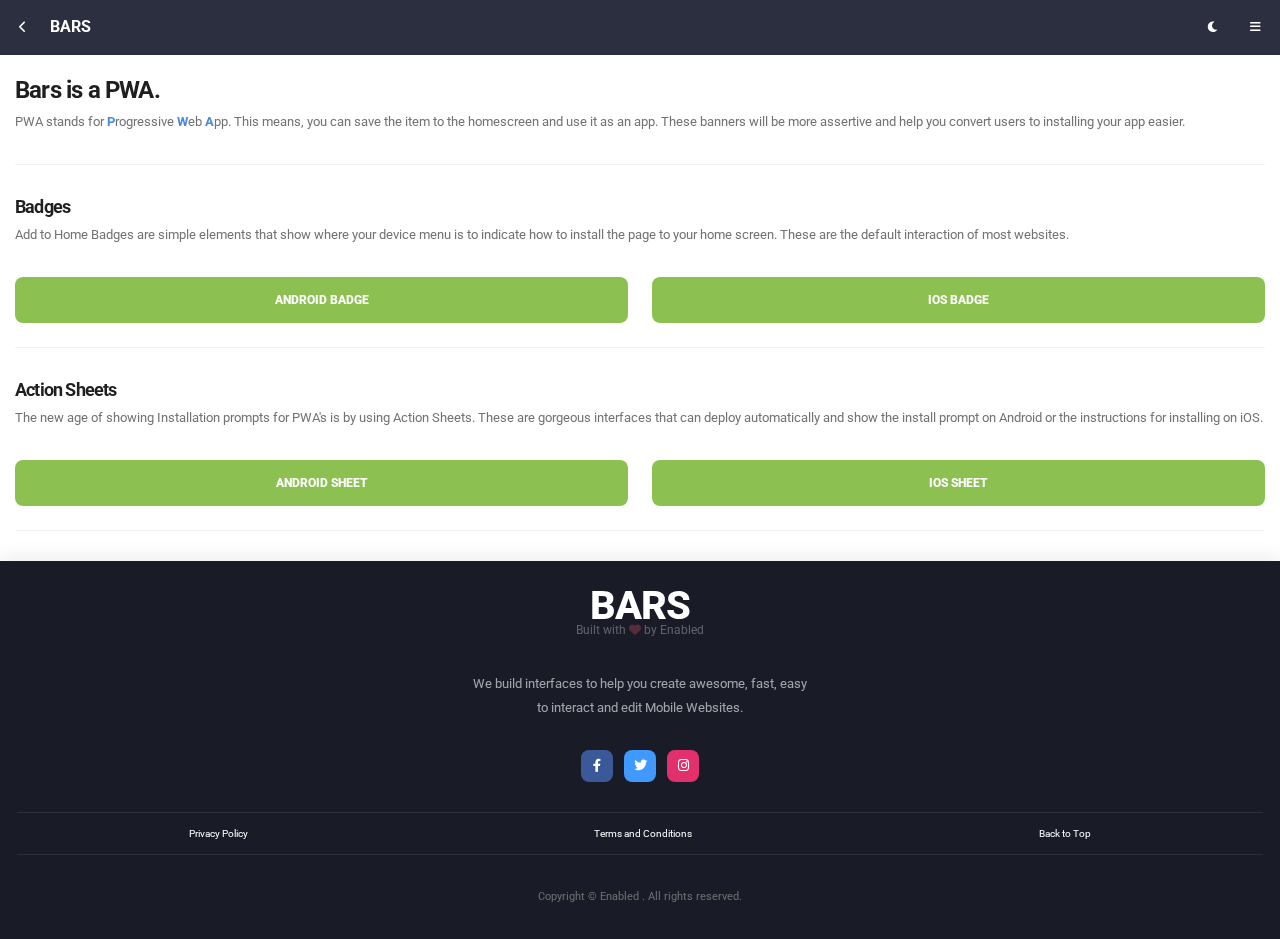
<file: code/component-add-to-home.html>
<!DOCTYPE HTML>
<html lang="en">
<head>
<meta http-equiv="Content-Type" content="text/html; charset=utf-8" />
<meta name="apple-mobile-web-app-capable" content="yes">
<meta name="apple-mobile-web-app-status-bar-style" content="black-translucent">
<meta name="viewport" content="width=device-width, initial-scale=1, minimum-scale=1, maximum-scale=1, viewport-fit=cover" />
<title>Bars Mobile PWA</title>
<link rel="preconnect" href="https://fonts.gstatic.com">
<link rel="stylesheet" type="text/css" href="styles/bootstrap.css">
<link rel="stylesheet" type="text/css" href="styles/style.css">
<link href="https://fonts.googleapis.com/css2?family=Roboto:wght@300;400;500;600;700;900&display=swap" rel="stylesheet">
<link rel="stylesheet" type="text/css" href="fonts/css/fontawesome-all.min.css">    
<link rel="manifest" href="_manifest.json" data-pwa-version="set_in_manifest_and_pwa_js">
<link rel="apple-touch-icon" sizes="180x180" href="app/icons/icon-192x192.png">
</head>
    
<body class="theme-light">
    
<div id="preloader"><div class="spinner-border color-highlight" role="status"></div></div>
    
<div id="page">
    
    <div class="header header-fixed header-logo-app">
        <a href="#" data-back-button class="header-title">Bars</a>
        <a href="#" data-back-button class="header-icon header-icon-1"><i class="fas fa-chevron-left"></i></a>
        <a href="#" data-menu="menu-main" class="header-icon header-icon-2"><i class="fas fa-bars"></i></a>
        <a href="#" data-toggle-theme class="header-icon header-icon-3 show-on-theme-dark"><i class="fas fa-lightbulb color-yellow-dark"></i></a>
        <a href="#" data-toggle-theme class="header-icon header-icon-3 show-on-theme-light"><i class="fas fa-moon"></i></a>
    </div>
    
    <div id="menu-main"  data-menu-active="nav-components" data-menu-load="menu-main.html" class="menu menu-box-left" data-menu-width="280" data-menu-effect="menu-over"></div>
    
    <div class="page-content header-clear">                
        
        <div class="content">
            <h1>Bars is a PWA.</h1>
            <p>
                PWA stands for
                <strong class="color-blue-dark">P</strong>rogressive
                <strong class="color-blue-dark">W</strong>eb 
                <strong class="color-blue-dark">A</strong>pp.
                This means, you can save the item to the homescreen and use it as an app. These banners will be more assertive and help
                you convert users to installing your app easier.
            </p>
            
            <div class="divider mt-4"></div>

            <h4>Badges</h4>
            <p>
                Add to Home Badges are simple elements that show where your device menu is to indicate how to install the page to your home screen. These are the default interaction of most websites.
            </p>
            <div class="row mb-0">
                <div class="col-6">
                    <a href="#" class="simulate-android-badge rounded-s btn btn-m btn-full shadow-xl font-800 text-uppercase bg-highlight">Android Badge</a>
                </div>
                <div class="col-6">
                    <a href="#" class="simulate-iphone-badge rounded-s btn btn-m btn-full shadow-xl font-800 text-uppercase bg-highlight">iOS Badge</a>
                </div>
            </div>

            <div class="divider mt-4"></div>
            
            <h4>Action Sheets</h4>
            <p>
                The new age of showing Installation prompts for PWA's is by using Action Sheets. These are gorgeous interfaces that can deploy automatically and show the install prompt on Android or 
                the instructions for installing on iOS.
            </p>
            <div class="row mb-0">
                <div class="col-6">
                    <a href="#" data-menu="menu-install-pwa-android" class="simulate-android-banner rounded-s btn btn-m btn-full shadow-xl font-800 text-uppercase bg-highlight">Android Sheet</a>
                </div>
                <div class="col-6">
                    <a href="#" data-menu="menu-install-pwa-ios" class="simulate-ios-banner rounded-s btn btn-m btn-full shadow-xl font-800 text-uppercase bg-highlight">iOS Sheet</a>
                </div>
            </div>
            
            <div class="divider mt-4"></div>
            
        </div>
            

        <div class="footer" data-menu-load="menu-footer.html"></div>
    </div>
    <!-- Page content ends here-->
       

    <!-- add to home elements -->
    <div class="add-to-home">
        <h1 class="color-white mt-0 mb-2 font-14">Add <span class="color-highlight">Bars</span> on  Home Screen</h1>
        <p>
            Tap options and select "Add to Home Screen" It's that easy.
        </p>
        <img class="preload-img" src="images/preload-logo.png" data-src="images/preload-logo.png" alt="img">
        <i class="fa fa-caret-up"></i>
        <a href="#" class="close-add-to-home"><i class="fa fa-times-circle color-red-dark"></i></a>
    </div>

    <!-- Be sure this is on your main visiting page, for example, the index.html page-->
    <!-- Install Prompt for Android -->
    <div id="menu-install-pwa-android" class="menu menu-box-modal"
        data-menu-height="375" 
        data-menu-width="320" 
        data-menu-effect="menu-parallax">
        <img class="mx-auto mt-4 rounded-m" src="app/icons/icon-128x128.png" alt="img" width="90">
        <h4 class="text-center mt-4 mb-2">Bars on your Home Screen</h4>
        <p class="text-center boxed-text-xl">
            Install Bars on your home screen, and access it just like a regular app. It really is that simple!
        </p>
        <div class="boxed-text-l">
            <a href="#" class="pwa-install mx-auto btn btn-m font-700 bg-highlight text-uppercase">Add to Home Screen</a>
            <a href="#" class="pwa-dismiss close-menu btn-full mt-3 pt-2 text-center text-uppercase font-600 color-red-light font-12">Maybe later</a>
        </div>
    </div>   

    <!-- Install instructions for iOS -->
    <div id="menu-install-pwa-ios" 
        class="menu menu-box-modal"
        data-menu-height="330" 
        data-menu-width="320" 
        data-menu-effect="menu-parallax">
        <div class="boxed-text-xl top-25">
            <img class="mx-auto mt-4 rounded-m" src="app/icons/icon-128x128.png" alt="img" width="90">
            <h4 class="text-center mt-4 mb-2">Bars on your Home Screen</h4>
            <p class="text-center ms-3 me-3 mb-2 pb-2">
                Install Bars on your home screen, and access it just like a regular app. Open your Safari menu and tap "Add to Home Screen".
            </p>
            <a href="#" class="pwa-dismiss close-menu btn-full mt-3 text-center text-uppercase font-900 color-red-light opacity-90 font-110">Maybe later</a>
        </div>
    </div>   
 
    
</div>

<script type="text/javascript" src="scripts/bootstrap.min.js"></script>
<script type="text/javascript" src="scripts/custom.js"></script>
</body>
</file>
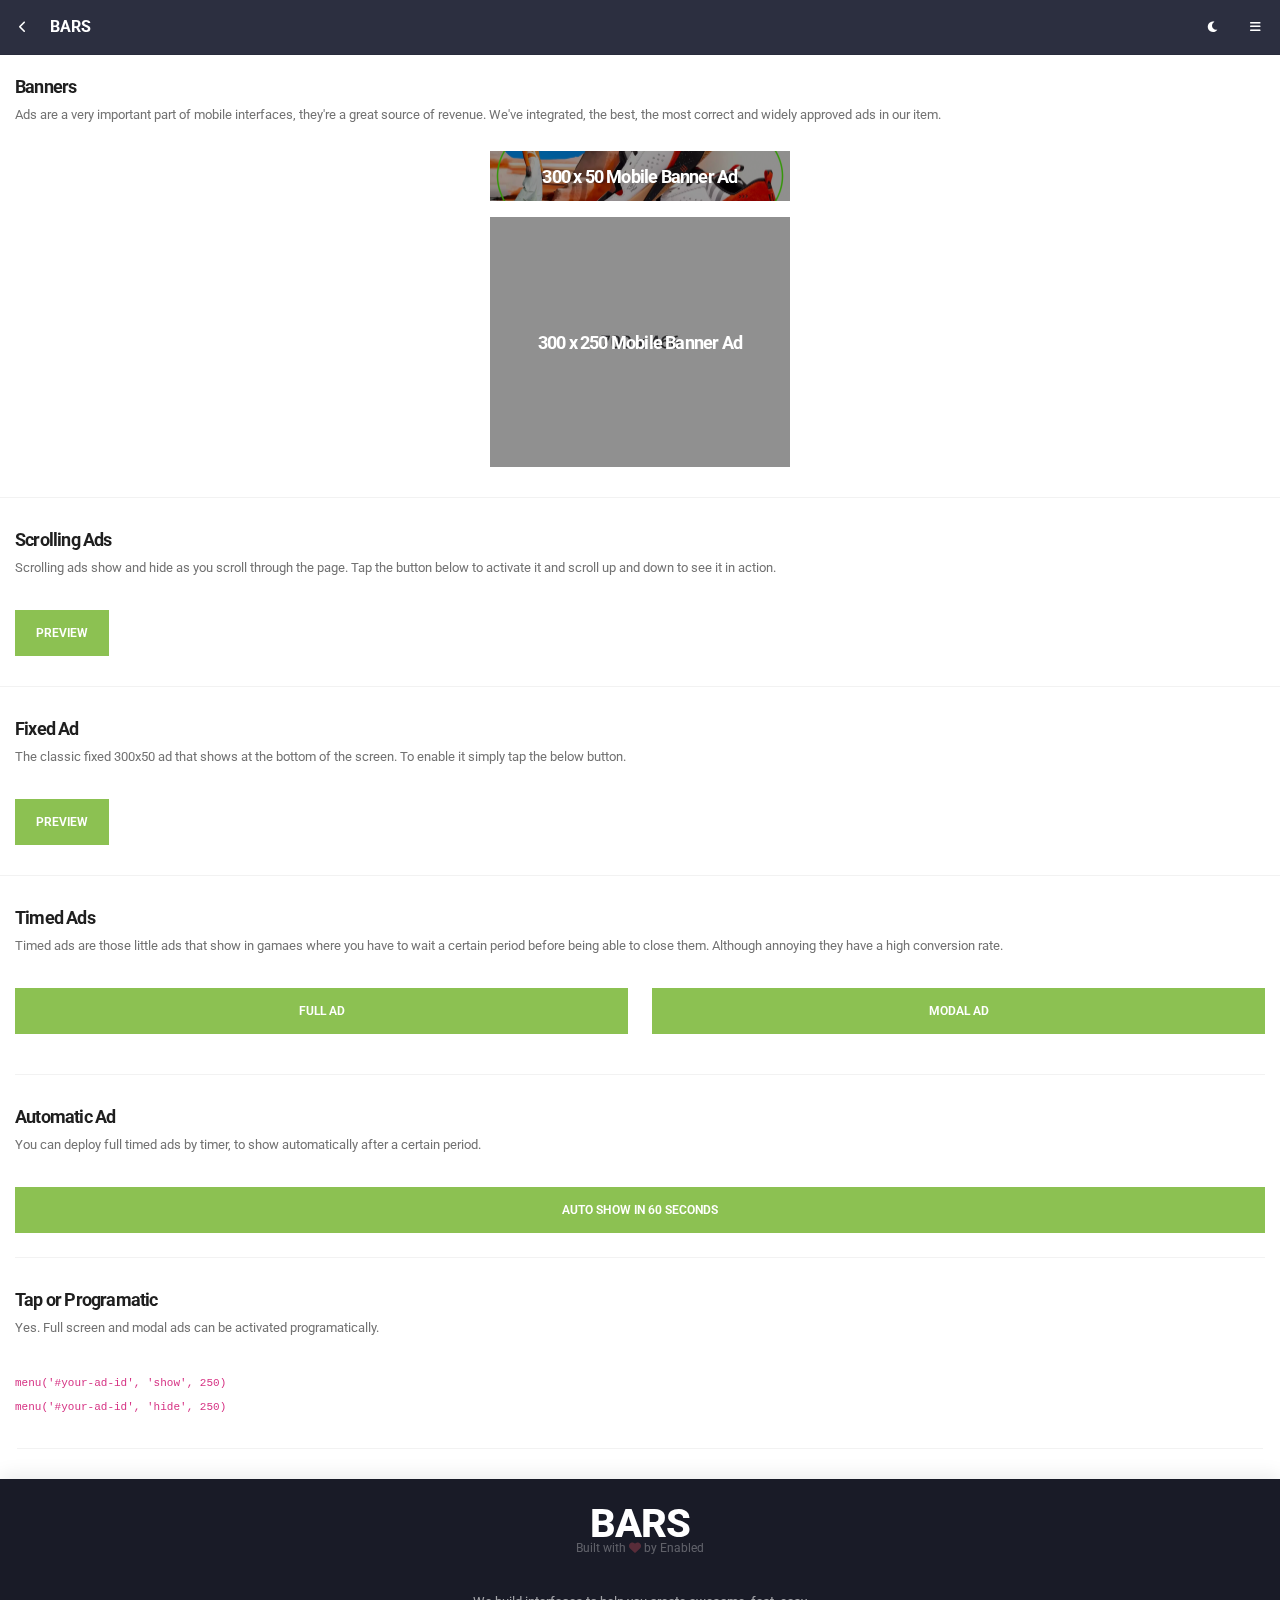
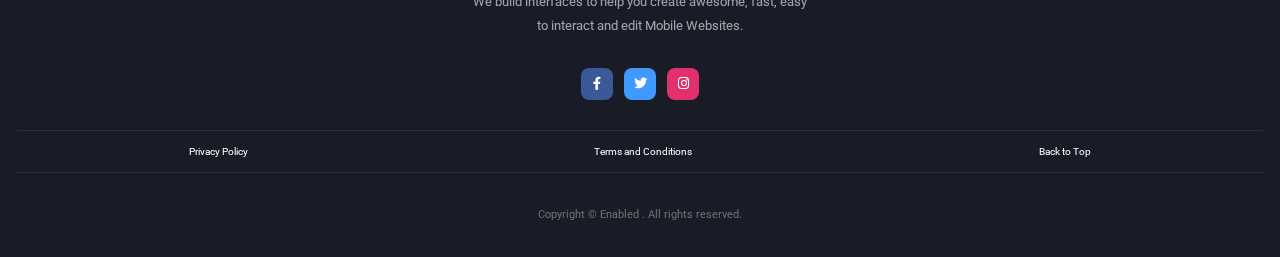
<file: code/component-advertisements.html>
<!DOCTYPE HTML>
<html lang="en">
<head>
<meta http-equiv="Content-Type" content="text/html; charset=utf-8" />
<meta name="apple-mobile-web-app-capable" content="yes">
<meta name="apple-mobile-web-app-status-bar-style" content="black-translucent">
<meta name="viewport" content="width=device-width, initial-scale=1, minimum-scale=1, maximum-scale=1, viewport-fit=cover" />
<title>Bars Mobile PWA</title>
<link rel="preconnect" href="https://fonts.gstatic.com">
<link rel="stylesheet" type="text/css" href="styles/bootstrap.css">
<link rel="stylesheet" type="text/css" href="styles/style.css">
<link href="https://fonts.googleapis.com/css2?family=Roboto:wght@300;400;500;600;700;900&display=swap" rel="stylesheet">
<link rel="stylesheet" type="text/css" href="fonts/css/fontawesome-all.min.css">    
<link rel="manifest" href="_manifest.json" data-pwa-version="set_in_manifest_and_pwa_js">
<link rel="apple-touch-icon" sizes="180x180" href="app/icons/icon-192x192.png">
</head>
    
<body class="theme-light">
    
<div id="preloader"><div class="spinner-border color-highlight" role="status"></div></div>
    
<div id="page">
    
    <div class="header header-fixed header-logo-app">
        <a href="#" data-back-button class="header-title">Bars</a>
        <a href="#" data-back-button class="header-icon header-icon-1"><i class="fas fa-chevron-left"></i></a>
        <a href="#" data-menu="menu-main" class="header-icon header-icon-2"><i class="fas fa-bars"></i></a>
        <a href="#" data-toggle-theme class="header-icon header-icon-3 show-on-theme-dark"><i class="fas fa-lightbulb color-yellow-dark"></i></a>
        <a href="#" data-toggle-theme class="header-icon header-icon-3 show-on-theme-light"><i class="fas fa-moon"></i></a>
    </div>
    
    <div id="menu-main"  data-menu-active="nav-components" data-menu-load="menu-main.html" class="menu menu-box-left" data-menu-width="280" data-menu-effect="menu-over"></div>
    
    <div class="page-content header-clear">
            
        <div id="adblock-message" class="p-3 me-3 ms-3 rounded-sm shadow-xl bg-blue-dark mb-4 disabled">
            <h4 class="color-white font-700 ps-0 mb-0 pt-1">Ad Blocker Detected</h4>
            <p class="color-white opacity-60 mb-0">To view Ads Components please disable Ad Blocker.</p>
        </div>    
        
        <div class="content">

            <h4>Banners</h4>
            <p class="mb-4">
                Ads are a very important part of mobile interfaces, they're a great source of revenue. We've integrated, the best, the most correct and widely approved ads in our item.
            </p>
            <div class="ad-300x50 bg-highlight mb-3">
                <div class="card bg-1" data-card-height="50">
                    <h4 class="card-center color-white text-center">300 x 50 Mobile Banner Ad</h4>
                    <div class="card-overlay rounded-0 bg-black opacity-40"></div>
                </div>
            </div>

            <div class="ad-300x250 bg-highlight">
                <div class="card bg-6" data-card-height="250">
                    <h4 class="card-center color-white text-center">300 x 250 Mobile Banner Ad</h4>
                    <div class="card-overlay rounded-0 bg-black opacity-40"></div>
                </div>
            </div>
        </div>
        
        <div class="divider"></div>
            
        
        <div class="content">
            <h4>Scrolling Ads</h4>
            <p>
                Scrolling ads show and hide as you scroll through the page. Tap the button below to activate it and scroll up and down to see it in action.
            </p>
            <a href="#" id="activate-scroll-ad" class="btn btn btn-m bg-highlight text-uppercase font-600">Preview</a>
        </div>
        
        <div class="divider"></div>


        <div class="content">
            <h4>Fixed Ad</h4>
            <p>
                The classic fixed 300x50 ad that shows at the bottom of the screen. To enable it simply tap the below button.
            </p>
            <a href="#" id="activate-fixed-ad" class="btn btn-m bg-highlight text-uppercase font-600">Preview</a>
        </div>
        
        <div class="divider"></div>
        
        <div class="content">
            <h4>Timed Ads</h4>
            <p>
                Timed ads are those little ads that show in gamaes where you have to wait a certain period before being
                able to close them. Although annoying they have a high conversion rate.
            </p>
            <div class="row mb-0">
                <div class="col-6">
                    <a href="#" data-menu="ad-timed-2" data-timed-ad="10" class="btn btn-m btn-full text-uppercase shadow-xl font-600 bg-highlight mb-2">Full Ad</a>
                </div>
                <div class="col-6">
                    <a href="#" data-menu="ad-timed-1" data-timed-ad="5"  class="btn btn-m btn-full text-uppercase shadow-xl font-600 bg-highlight mb-3">Modal Ad</a>
                </div>
            </div>

            <div class="divider mt-4"></div>

            <h4>Automatic Ad</h4>
            <p>
                You can deploy full timed ads by timer, to show automatically after a certain period.
            </p>
            <a href="#" data-menu="ad-timed-3" data-timed-ad="5" data-auto-show-ad="60" class="btn btn-m btn-full text-uppercase shadow-xl font-600 bg-highlight mb-2">Auto Show in 60 Seconds</a>

            <div class="divider mt-4"></div>

            <h4>Tap or Programatic</h4>
            <p>
                Yes. Full screen and modal ads can be activated programatically.
            </p>
            <code>
                menu('#your-ad-id', 'show', 250)<br>
                menu('#your-ad-id', 'hide', 250)
            </code>
        </div>
        
        <div class="divider divider-margins"></div>
        
        <div class="footer" data-menu-load="menu-footer.html"></div>
    </div>
    <!-- Page content ends here-->
       
    
    <!-- Scroll Ad-->
    <div class="scroll-ad shadow-xl bg-blue-dark disabled">
        <img src="images/pictures/1s.jpg" class="shadow-l" alt="img">
        <h1 class="text-uppercase font-800 font-18 color-white">GET Bars TODAY</h1>
        <em class="font-12">Flexibile, fast and fully featured. <br>Pure mobile awesome!</em>
        <a href="#" class="bg-white color-black shadow-m">Purchase</a>
    </div>
    
    <!-- Fixed Ad-->
    <div class="fixed-ad ad-300x50 ad-300x50-fixed bg-red-dark mb-2 disabled">
        <div class="card bg-1" data-card-height="50" style="height: 50px;">
            <h4 class="card-center color-white text-center">300 x 50 Mobile Banner Ad</h4>
            <div class="card-overlay rounded-0 bg-black opacity-40"></div>
        </div>
    </div>

    
    <div id="ad-timed-1" class="menu menu-box-modal menu-box-detached" data-menu-width="340" data-menu-height="450" data-menu-effect="menu-over">
        <div class="card bg-7 mb-0" data-card-height="450">
            <div class="card-top">
                <a href="#" class="close-menu ad-time-close color-highlight"><i class="fa fa-times disabled"></i><span></span></a>
            </div>
            <div class="card-top">
                <span class="color-white bg-black font-10 opacity-70 pb-1 pt-1 ps-2 pe-2 ms-1">Sponsored Content</span>
            </div>
            <div class="card-center ms-2 me-2">
                <h1 class="color-white text-center mb-3">Modal Ad</h1>
                <p class="color-white text-center opacity-50 mt-n1 mb-0">Timed ads show for the amount of time you want. During this time, users cannot click the close button. After the time has elapsed, the ad can be closed.</p>
                <a href="#" class="close-menu mt-5 btn btn-m btn-center-l rounded-s shadow-xl text-uppercase font-900 bg-red-dark">Demo Close Button</a>
            </div>
            <div class="card-overlay bg-black opacity-90"></div>
        </div>        
    </div>    
    <div id="ad-timed-2" class="menu menu-box-modal menu-box-detached" data-menu-width="cover" data-menu-height="cover" data-menu-effect="menu-over">
        <div class="card bg-7 mb-0" data-card-height="cover-full">
            <div class="card-top">
                <a href="#" class="close-menu ad-time-close color-highlight"><i class="fa fa-times disabled"></i><span></span></a>
            </div>
            <div class="card-top">
                <span class="color-white bg-black font-10 opacity-70 pb-1 pt-1 ps-2 pe-2 ms-1">Sponsored Content</span>
            </div>
            <div class="card-center ms-5 me-5">
                <h1 class="color-white text-center mb-3 font-40">Full Ad</h1>
                <p class="color-white text-center opacity-50 mt-n1 mb-0">Timed ads show for the amount of time you want. During this time, users cannot click the close button. After the time has elapsed, the ad can be closed.</p>
                <a href="#" class="close-menu mt-5 btn btn-m btn-center-l rounded-s shadow-xl text-uppercase font-900 bg-red-dark">Demo Close Button</a>
            </div>
            <div class="card-overlay bg-black opacity-90"></div>
        </div>        
    </div>  
    
    <div id="ad-timed-3" class="menu menu-box-modal menu-box-detached" data-menu-width="cover" data-menu-height="cover" data-menu-effect="menu-over">
        <div class="card bg-3 mb-0" data-card-height="cover-full">
            <div class="card-top">
                <a href="#" class="close-menu ad-time-close color-highlight"><i class="fa fa-times disabled"></i><span></span></a>
            </div>
            <div class="card-top">
                <span class="color-white bg-black font-10 opacity-70 pb-1 pt-1 ps-2 pe-2 ms-1">Sponsored Content</span>
            </div>
            <div class="card-center ms-5 me-5">
                <h1 class="color-white text-center mb-3 font-40">Automatic Show</h1>
                <p class="color-white text-center opacity-50 mt-n1 mb-0">This ad apears on it's own, and can only be closed after 5 seconds. In the demo, you can use the red close button, in real life, you can remove that button.</p>
                <a href="#" class="close-menu mt-5 btn btn-m btn-center-l rounded-s shadow-xl text-uppercase font-900 bg-red-dark">Demo Close Button</a>
            </div>
            <div class="card-overlay bg-black opacity-90"></div>
        </div>        
    </div>    
</div>

<script type="text/javascript" src="scripts/bootstrap.min.js"></script>
<script type="text/javascript" src="scripts/custom.js"></script>
</body>
</file>
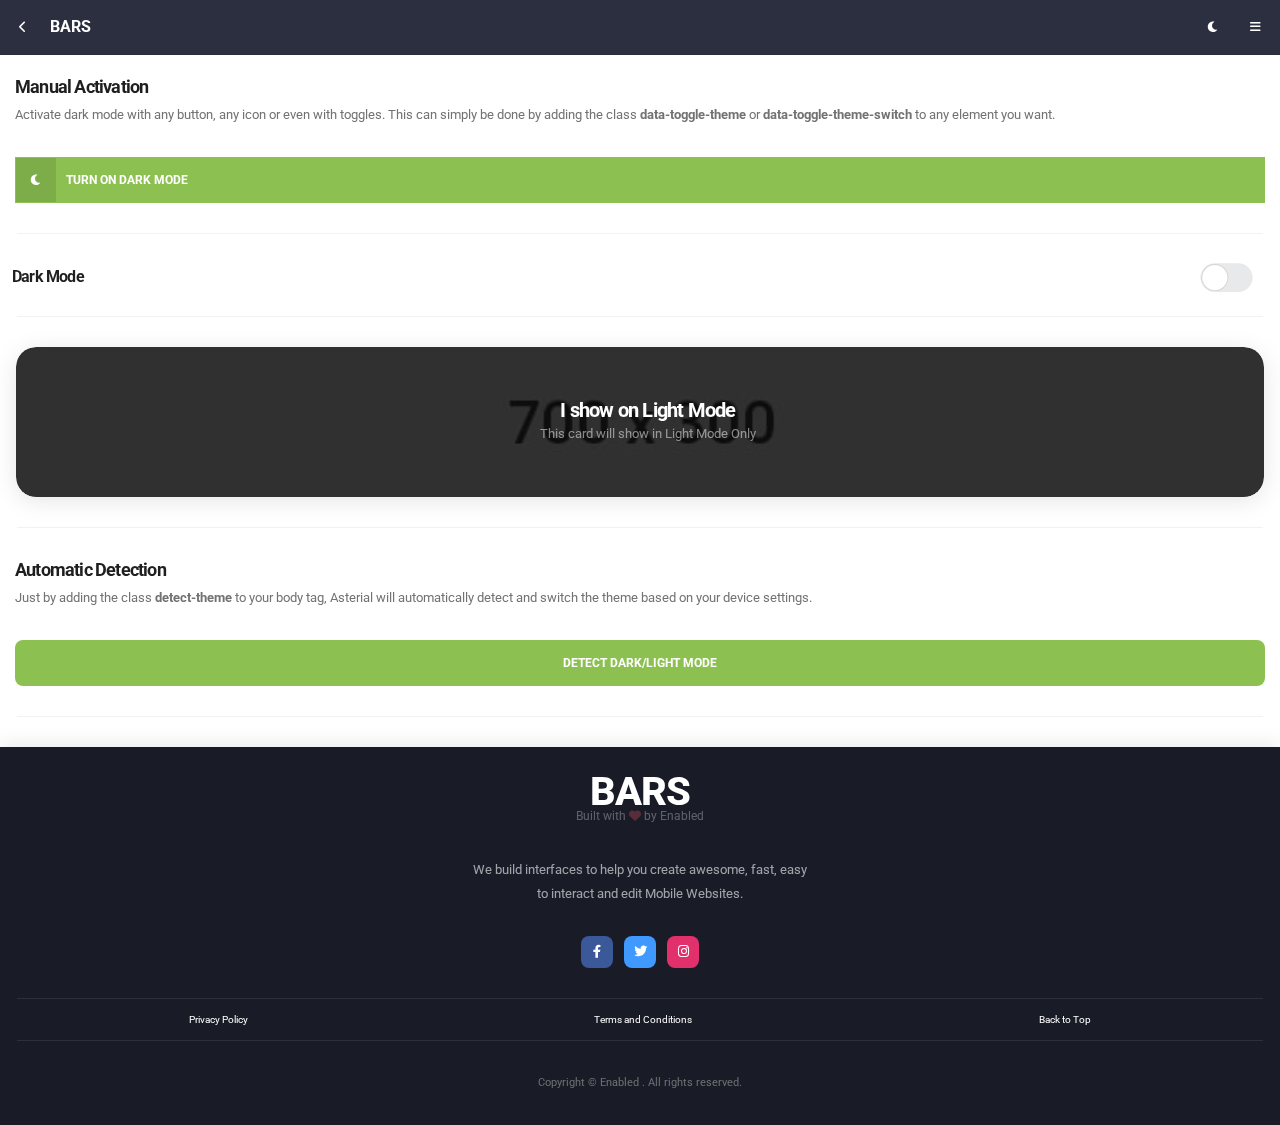
<file: code/component-auto-dark.html>
<!DOCTYPE HTML>
<html lang="en">
<head>
<meta http-equiv="Content-Type" content="text/html; charset=utf-8" />
<meta name="apple-mobile-web-app-capable" content="yes">
<meta name="apple-mobile-web-app-status-bar-style" content="black-translucent">
<meta name="viewport" content="width=device-width, initial-scale=1, minimum-scale=1, maximum-scale=1, viewport-fit=cover" />
<title>Bars Mobile PWA</title>
<link rel="preconnect" href="https://fonts.gstatic.com">
<link rel="stylesheet" type="text/css" href="styles/bootstrap.css">
<link rel="stylesheet" type="text/css" href="styles/style.css">
<link href="https://fonts.googleapis.com/css2?family=Roboto:wght@300;400;500;600;700;900&display=swap" rel="stylesheet">
<link rel="stylesheet" type="text/css" href="fonts/css/fontawesome-all.min.css">    
<link rel="manifest" href="_manifest.json" data-pwa-version="set_in_manifest_and_pwa_js">
<link rel="apple-touch-icon" sizes="180x180" href="app/icons/icon-192x192.png">
</head>
    
<body class="theme-light">
    
<div id="preloader"><div class="spinner-border color-highlight" role="status"></div></div>
    
<div id="page">
    
    <div class="header header-fixed header-logo-app">
        <a href="#" data-back-button class="header-title">Bars</a>
        <a href="#" data-back-button class="header-icon header-icon-1"><i class="fas fa-chevron-left"></i></a>
        <a href="#" data-menu="menu-main" class="header-icon header-icon-2"><i class="fas fa-bars"></i></a>
        <a href="#" data-toggle-theme class="header-icon header-icon-3 show-on-theme-dark"><i class="fas fa-lightbulb color-yellow-dark"></i></a>
        <a href="#" data-toggle-theme class="header-icon header-icon-3 show-on-theme-light"><i class="fas fa-moon"></i></a>
    </div>
    
    <div id="menu-main"  data-menu-active="nav-components" data-menu-load="menu-main.html" class="menu menu-box-left" data-menu-width="280" data-menu-effect="menu-over"></div>
    
    <div class="page-content header-clear">                
        
        <div class="content">
            <h4>Manual Activation</h4>
            <p>
                Activate dark mode with any button, any icon or even with toggles. This can simply be done by adding the class <strong>data-toggle-theme</strong> or <strong>data-toggle-theme-switch</strong> to
                any element you want.
            </p>
            <a href="#" data-toggle-theme class="show-on-theme-light btn btn-full btn-m btn-icon text-uppercase bg-highlight text-start font-700"><i class="fa fa-moon text-center"></i>Turn On Dark Mode</a>
            <a href="#" data-toggle-theme class="show-on-theme-dark btn btn-full btn-m btn-icon text-uppercase bg-orange-dark text-start font-700"><i class="fa fa-lightbulb text-center"></i>Turn On Light Mode</a>
        </div>
        
        <div class="divider divider-margins mb-0"></div>
        
        <a href="#" data-toggle-theme data-trigger-switch="toggle-dark12" >
            <div class="d-flex pt-3 mt-1 mb-2 pb-2">
                <div class="align-self-center">
                    <h5 class="show-on-theme-light ps-2 ms-1 mb-0">Dark Mode</h5>
                    <h5 class="show-on-theme-dark ps-2 ms-1 mb-0">Light Mode</h5>
                </div>
                <div class="ms-auto me-5 pe-2">
                    <div class="custom-control ios-switch scale-switch">
                        <input data-toast="switched-color-scheme" data-toggle-theme type="checkbox" class="ios-input" id="toggle-dark12">
                        <label class="custom-control-label" for="toggle-dark12"></label>
                    </div>
                </div>
            </div>
        </a>
        
        <div class="divider divider-margins"></div>
                
        <div data-toggle-theme class="card card-style show-on-theme-light" data-card-height="150" style="background-image:url(images/pictures/1w.jpg);">
            <div class="card-center text-center">
                <h3 class="color-white ps-3 mb-0">I show on Light Mode</h3>
                <p class="ps-3 color-white opacity-50 mb-0">This card will show in Light Mode Only</p>
            </div>
            <div class="card-overlay bg-black opacity-80"></div>
        </div>
        
        <div data-toggle-theme class="card card-style show-on-theme-dark" data-card-height="150" style="background-image:url(images/pictures/3w.jpg);">
            <div class="card-center text-center">
                <h3 class="ps-3 color-black mb-0">I show on Dark Mode</h3>
                <p class="ps-3 color-black opacity-80 mb-0">This card will show in Dark Mode Only</p>
            </div>
            <div class="card-overlay bg-white opacity-80"></div>
        </div>
        
        <div class="divider divider-margins"></div>
        
        <div class="content">
            <h4>Automatic Detection</h4>
            <p>
                Just by adding the class <strong>detect-theme</strong> to your body tag, Asterial will automatically detect and switch the theme based on your device settings.
            </p>
            <a href="#" class="detect-dark-mode btn btn-full btn-m rounded-s bg-highlight text-uppercase font-700">Detect Dark/Light Mode</a>
        </div>
        
        <div class="divider divider-margins"></div>
        
        <div id="dark-mode-detected" class="disabled">
            <div class="content pb-4">
                <h4>Your Device is in Dark Mode</h4>
                <p>
                    We detected your device is in dark mode, so we set the entire page to dark for you. You can disable this automatic feature or switch to light mode from the header icon <i class="fa fa-lightbulb color-yellow1-dark"></i>
                </p>

                <a href="#" data-toggle-theme class="btn btn-full btn-m font-11 rounded-s bg-highlight text-uppercase font-900 mb-1">Detect Dark/Light Mode</a>
                <a href="#" class="disable-auto-dark-mode btn btn-full btn-m font-11 rounded-s bg-highlight text-uppercase font-900">Disable Auto Detection</a>
            </div>            
        </div>    


        <div id="light-mode-detected" class="disabled">
            <div class="content pb-4">
                <h4>Your Device is in Light Mode Mode</h4>
                <p>
                    We detected your device is in dark mode, so we set the entire page to dark for you. You can disable this automatic feature or switch to light mode from the header icon <i class="fa fa-lightbulb color-yellow1-dark"></i>
                </p>

                <a href="#" data-toggle-theme class="btn btn-full btn-m font-11 rounded-s bg-highlight text-uppercase font-900 mb-1">Detect Dark/Light Mode</a>
                <a href="#" class="disable-auto-dark-mode btn btn-full btn-m font-11 rounded-s bg-highlight text-uppercase font-900">Disable Auto Detection</a>
            </div>            
        </div>    

        <div id="manual-mode-detected" class="disabled">
            <div class="content pb-4">
                <h4>Auto Light & Dark Modes Unsupported</h4>
                <p>
                    Your device doesn't support auto dark and light modes, but you can still toggle them using a button or the icon in the top right corner of the header.
                </p>

                <a href="#" data-toggle-theme class="btn btn-full btn-m font-11 rounded-s bg-highlight text-uppercase font-900">Detect Dark/Light Mode Manually</a>
            </div>            
        </div>   

    
        <div class="footer" data-menu-load="menu-footer.html"></div>
    </div>
    <!-- Page content ends here-->
       
         
    
</div>

<script type="text/javascript" src="scripts/bootstrap.min.js"></script>
<script type="text/javascript" src="scripts/custom.js"></script>
</body>
</file>
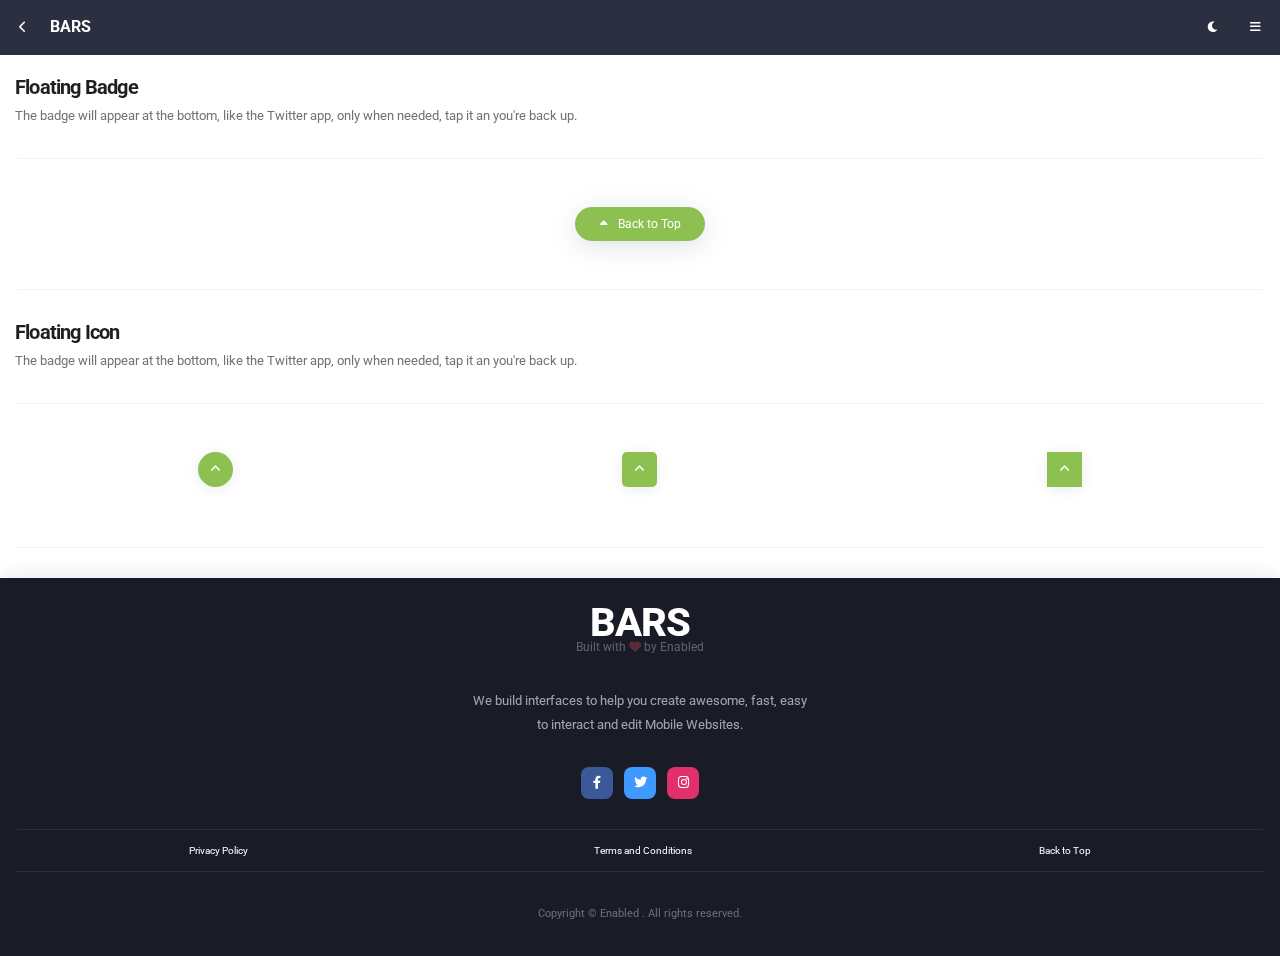
<file: code/component-back-to-top.html>
<!DOCTYPE HTML>
<html lang="en">
<head>
<meta http-equiv="Content-Type" content="text/html; charset=utf-8" />
<meta name="apple-mobile-web-app-capable" content="yes">
<meta name="apple-mobile-web-app-status-bar-style" content="black-translucent">
<meta name="viewport" content="width=device-width, initial-scale=1, minimum-scale=1, maximum-scale=1, viewport-fit=cover" />
<title>Bars Mobile PWA</title>
<link rel="preconnect" href="https://fonts.gstatic.com">
<link rel="stylesheet" type="text/css" href="styles/bootstrap.css">
<link rel="stylesheet" type="text/css" href="styles/style.css">
<link href="https://fonts.googleapis.com/css2?family=Roboto:wght@300;400;500;600;700;900&display=swap" rel="stylesheet">
<link rel="stylesheet" type="text/css" href="fonts/css/fontawesome-all.min.css">    
<link rel="manifest" href="_manifest.json" data-pwa-version="set_in_manifest_and_pwa_js">
<link rel="apple-touch-icon" sizes="180x180" href="app/icons/icon-192x192.png">
</head>
    
<body class="theme-light">
    
<div id="preloader"><div class="spinner-border color-highlight" role="status"></div></div>
    
<div id="page">
    
    <div class="header header-fixed header-logo-app">
        <a href="#" data-back-button class="header-title">Bars</a>
        <a href="#" data-back-button class="header-icon header-icon-1"><i class="fas fa-chevron-left"></i></a>
        <a href="#" data-menu="menu-main" class="header-icon header-icon-2"><i class="fas fa-bars"></i></a>
        <a href="#" data-toggle-theme class="header-icon header-icon-3 show-on-theme-dark"><i class="fas fa-lightbulb color-yellow-dark"></i></a>
        <a href="#" data-toggle-theme class="header-icon header-icon-3 show-on-theme-light"><i class="fas fa-moon"></i></a>
    </div>
    
    <div id="menu-main"  data-menu-active="nav-components" data-menu-load="menu-main.html" class="menu menu-box-left" data-menu-width="280" data-menu-effect="menu-over"></div>
    
    <div class="page-content header-clear">                
                
            <div class="content">
                <h3 class="font-700">Floating Badge</h3>
                <p>
                    The badge will appear at the bottom, like the Twitter app, only when needed, tap it an you're back up.
                </p>
            </div>            

        <div class="divider divider-margins"></div>
        
        <div class="content mt-5 mb-5">
            <a href="#" class="back-to-top-badge bg-highlight color-white shadow-xl"><i class="fa fa-caret-up"></i><span>Back to Top</span></a>
        </div>

        <div class="divider divider-margins"></div>
        
        <div class="content">
            <h3 class="font-700">Floating Icon</h3>
            <p>
                The badge will appear at the bottom, like the Twitter app, only when needed, tap it an you're back up.
            </p>
        </div>       
        
        <div class="divider divider-margins"></div>

        <div class="content mt-5">
            <div class="row">
                <div class="col-4">
                    <a href="#" class="back-to-top-icon back-to-top-icon-circle bg-highlight color-white shadow-m"><i class="fa fa-angle-up"></i></a>
                </div>
                <div class="col-4">
                    <a href="#" class="back-to-top-icon rounded-xs back-to-top-icon-circle bg-highlight color-white shadow-m"><i class="fa fa-angle-up"></i></a>
                </div>
                <div class="col-4">
                    <a href="#" class="back-to-top-icon rounded-0 back-to-top-icon-circle bg-highlight color-white shadow-m"><i class="fa fa-angle-up"></i></a>
                </div>
            </div>
        </div>
        
        <div class="divider divider-margins"></div>
        
        <div class="footer" data-menu-load="menu-footer.html"></div>
    </div>
    <!-- Page content ends here-->
       
         
    
</div>

<script type="text/javascript" src="scripts/bootstrap.min.js"></script>
<script type="text/javascript" src="scripts/custom.js"></script>
</body>
</file>
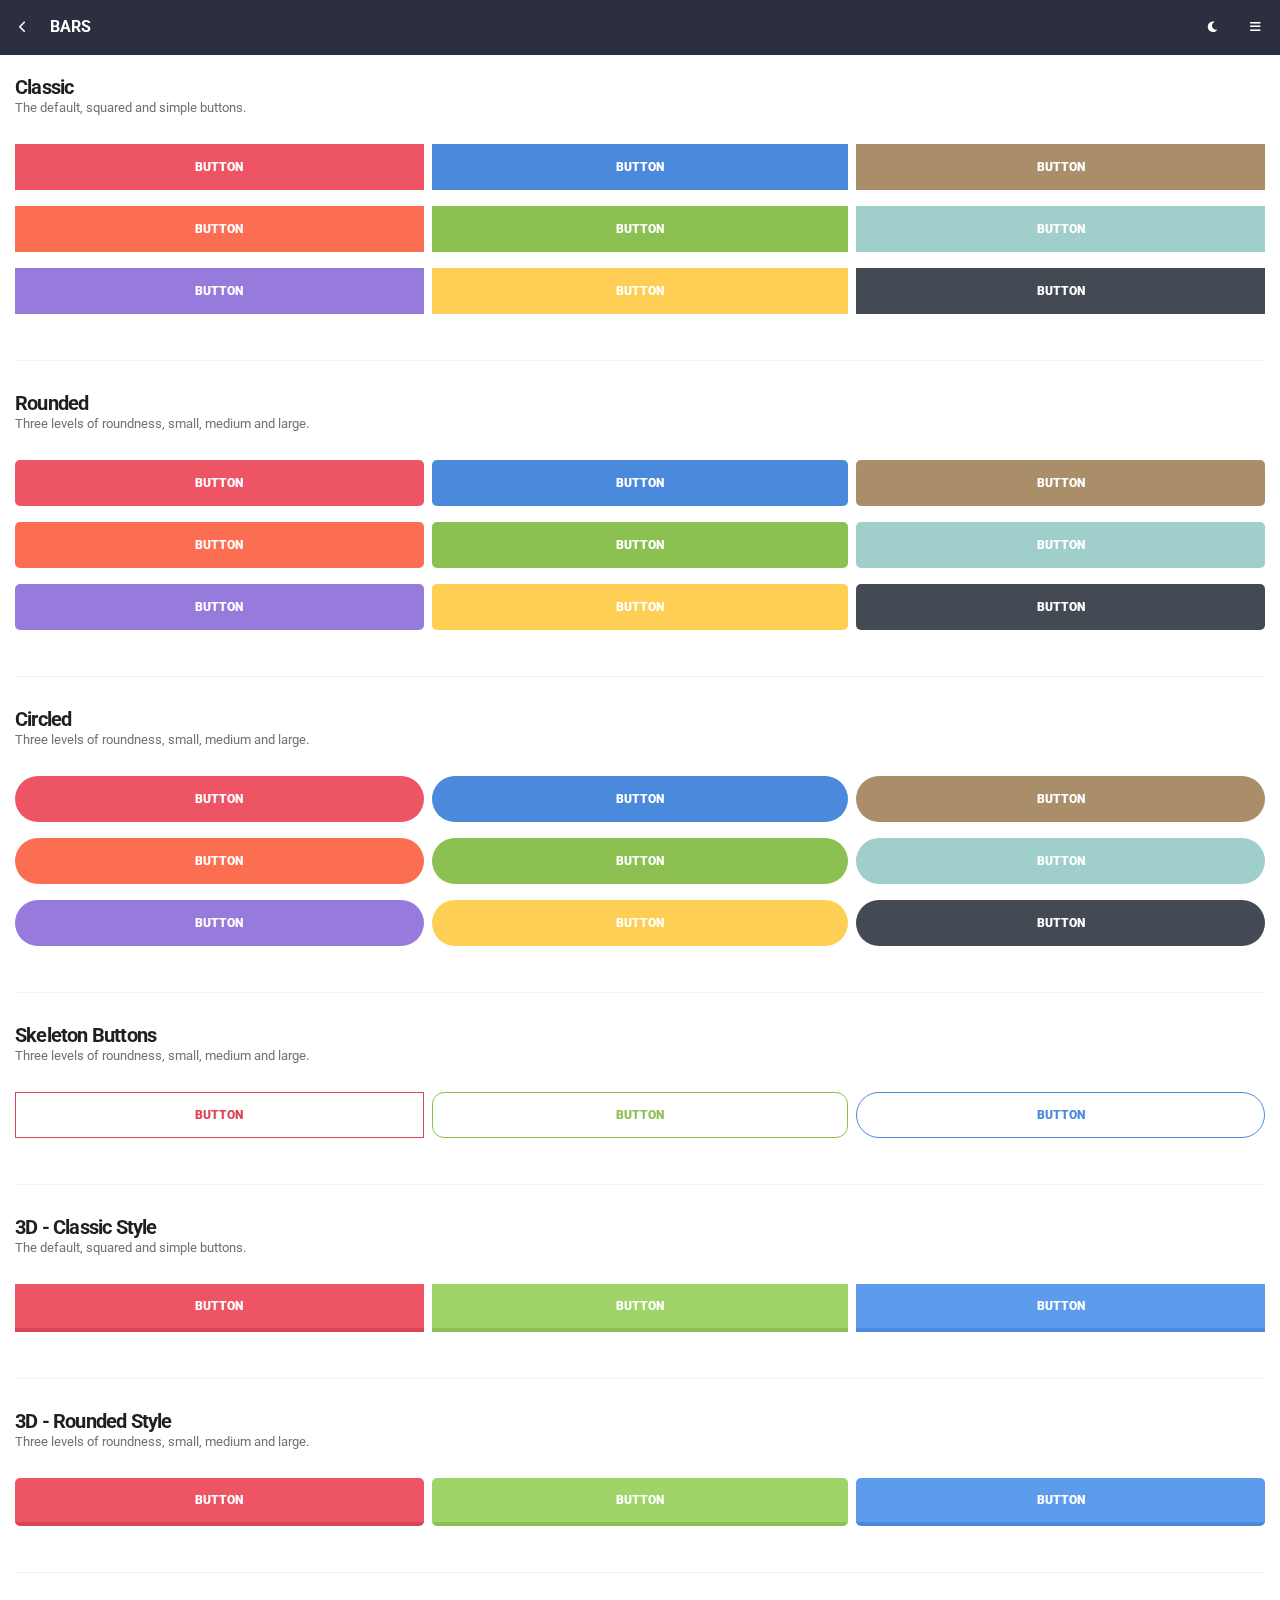
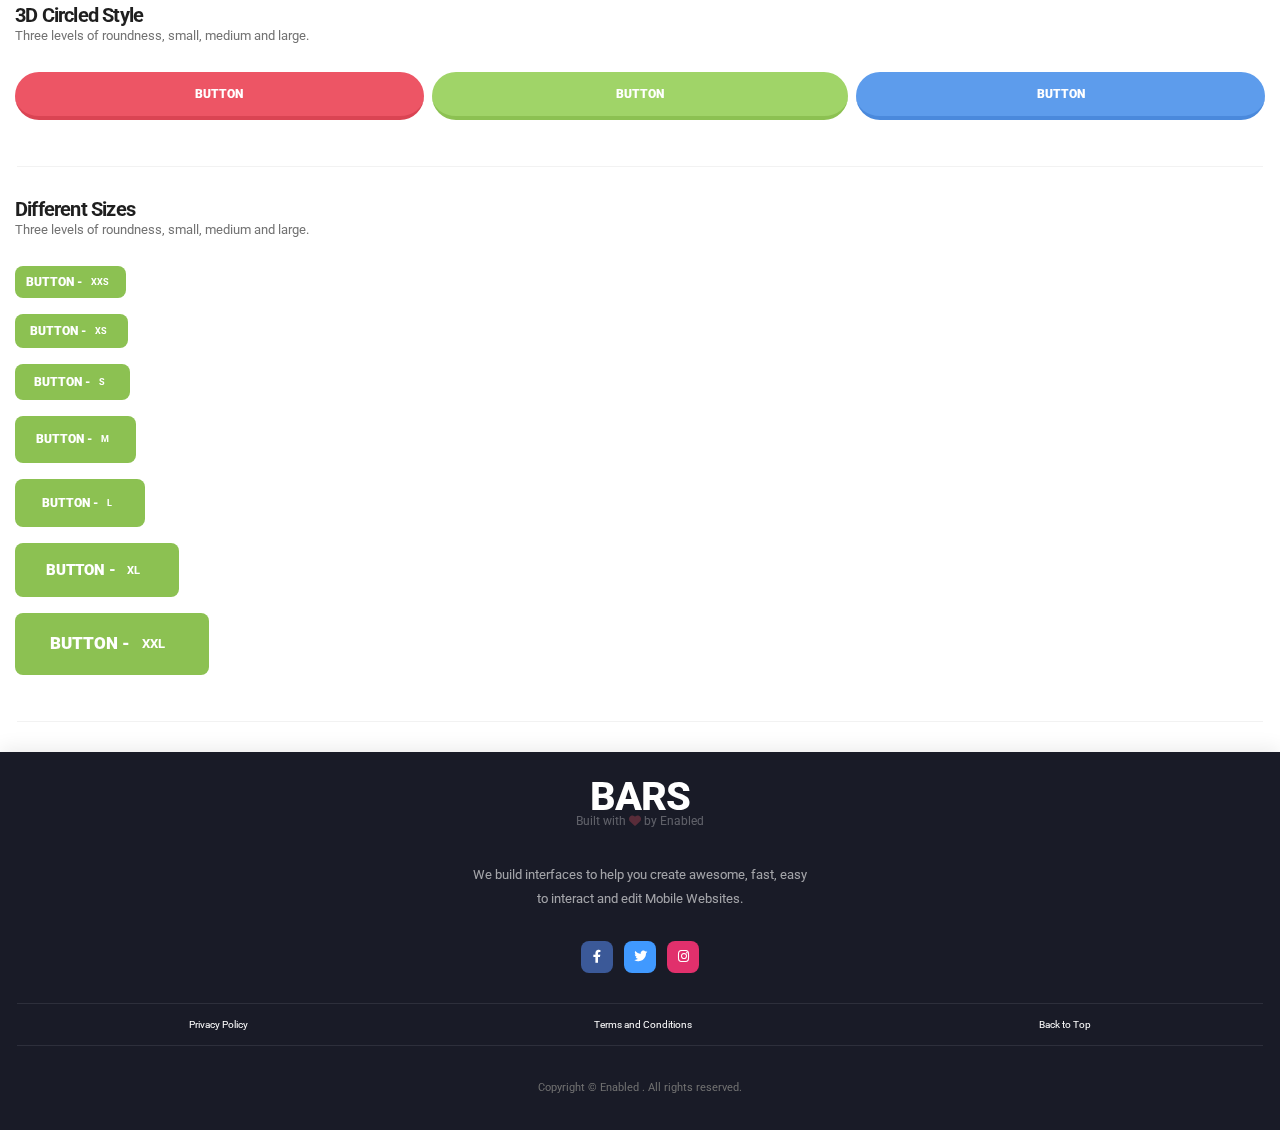
<file: code/component-buttons.html>
<!DOCTYPE HTML>
<html lang="en">
<head>
<meta http-equiv="Content-Type" content="text/html; charset=utf-8" />
<meta name="apple-mobile-web-app-capable" content="yes">
<meta name="apple-mobile-web-app-status-bar-style" content="black-translucent">
<meta name="viewport" content="width=device-width, initial-scale=1, minimum-scale=1, maximum-scale=1, viewport-fit=cover" />
<title>Bars Mobile PWA</title>
<link rel="preconnect" href="https://fonts.gstatic.com">
<link rel="stylesheet" type="text/css" href="styles/bootstrap.css">
<link rel="stylesheet" type="text/css" href="styles/style.css">
<link href="https://fonts.googleapis.com/css2?family=Roboto:wght@300;400;500;600;700;900&display=swap" rel="stylesheet">
<link rel="stylesheet" type="text/css" href="fonts/css/fontawesome-all.min.css">    
<link rel="manifest" href="_manifest.json" data-pwa-version="set_in_manifest_and_pwa_js">
<link rel="apple-touch-icon" sizes="180x180" href="app/icons/icon-192x192.png">
</head>
    
<body class="theme-light">
    
<div id="preloader"><div class="spinner-border color-highlight" role="status"></div></div>
    
<div id="page">
    
    <div class="header header-fixed header-logo-app">
        <a href="#" data-back-button class="header-title">Bars</a>
        <a href="#" data-back-button class="header-icon header-icon-1"><i class="fas fa-chevron-left"></i></a>
        <a href="#" data-menu="menu-main" class="header-icon header-icon-2"><i class="fas fa-bars"></i></a>
        <a href="#" data-toggle-theme class="header-icon header-icon-3 show-on-theme-dark"><i class="fas fa-lightbulb color-yellow-dark"></i></a>
        <a href="#" data-toggle-theme class="header-icon header-icon-3 show-on-theme-light"><i class="fas fa-moon"></i></a>
    </div>
    
    <div id="menu-main"  data-menu-active="nav-components" data-menu-load="menu-main.html" class="menu menu-box-left" data-menu-width="280" data-menu-effect="menu-over"></div>
    
    <div class="page-content header-clear">                
        
        <div class="content">
            <h3 class="font-700">Classic</h3>
            <p class="mt-n2 mb-4">
                The default, squared and simple buttons.
            </p>
            <div class="row mb-0">
                <div class="col-4 pe-1">
                    <a href="#" class="btn btn-m btn-full mb-3 rounded-0 text-uppercase font-900 shadow-s bg-red-light">Button</a>
                    <a href="#" class="btn btn-m btn-full mb-3 rounded-0 text-uppercase font-900 shadow-s bg-orange-light">Button</a>
                    <a href="#" class="btn btn-m btn-full mb-3 rounded-0 text-uppercase font-900 shadow-s bg-magenta-dark">Button</a>
                </div>
                <div class="col-4 pe-1 ps-1">
                    <a href="#" class="btn btn-m btn-full mb-3 rounded-0 text-uppercase font-900 shadow-s bg-blue-dark">Button</a>
                    <a href="#" class="btn btn-m btn-full mb-3 rounded-0 text-uppercase font-900 shadow-s bg-green-dark">Button</a>
                    <a href="#" class="btn btn-m btn-full mb-3 rounded-0 text-uppercase font-900 shadow-s bg-yellow-light">Button</a>
                </div>
                <div class="col-4 ps-1">
                    <a href="#" class="btn btn-m btn-full mb-3 rounded-0 text-uppercase font-900 shadow-s bg-brown-dark">Button</a>
                    <a href="#" class="btn btn-m btn-full mb-3 rounded-0 text-uppercase font-900 shadow-s bg-teal-light">Button</a>
                    <a href="#" class="btn btn-m btn-full mb-3 rounded-0 text-uppercase font-900 shadow-s bg-dark-dark">Button</a>
                </div>
            </div>
        </div>

        <div class="divider divider-margins"></div>
        
        <div class="content">
            <h3 class="font-700">Rounded</h3>
            <p class="mt-n2 mb-4">
                Three levels of roundness, small, medium and large.            
            </p>
            <div class="row mb-0">
                <div class="col-4 pe-1">
                    <a href="#" class="btn btn-m btn-full mb-3 rounded-xs text-uppercase font-900 shadow-s bg-red-light">Button</a>
                    <a href="#" class="btn btn-m btn-full mb-3 rounded-xs text-uppercase font-900 shadow-s bg-orange-light">Button</a>
                    <a href="#" class="btn btn-m btn-full mb-3 rounded-xs text-uppercase font-900 shadow-s bg-magenta-dark">Button</a>
                </div>
                <div class="col-4 pe-1 ps-1">
                    <a href="#" class="btn btn-m btn-full mb-3 rounded-xs text-uppercase font-900 shadow-s bg-blue-dark">Button</a>
                    <a href="#" class="btn btn-m btn-full mb-3 rounded-xs text-uppercase font-900 shadow-s bg-green-dark">Button</a>
                    <a href="#" class="btn btn-m btn-full mb-3 rounded-xs text-uppercase font-900 shadow-s bg-yellow-light">Button</a>
                </div>
                <div class="col-4 ps-1">
                    <a href="#" class="btn btn-m btn-full mb-3 rounded-xs text-uppercase font-900 shadow-s bg-brown-dark">Button</a>
                    <a href="#" class="btn btn-m btn-full mb-3 rounded-xs text-uppercase font-900 shadow-s bg-teal-light">Button</a>
                    <a href="#" class="btn btn-m btn-full mb-3 rounded-xs text-uppercase font-900 shadow-s bg-dark-dark">Button</a>
                </div>
            </div>
        </div>
        
        <div class="divider divider-margins"></div>

        <div class="content">
            <h3 class="font-700">Circled</h3>
            <p class="mt-n2 mb-4">
                Three levels of roundness, small, medium and large.            
            </p>
            <div class="row mb-0">
                <div class="col-4 pe-1">
                    <a href="#" class="btn btn-m btn-full mb-3 rounded-xl text-uppercase font-900 shadow-s bg-red-light">Button</a>
                    <a href="#" class="btn btn-m btn-full mb-3 rounded-xl text-uppercase font-900 shadow-s bg-orange-light">Button</a>
                    <a href="#" class="btn btn-m btn-full mb-3 rounded-xl text-uppercase font-900 shadow-s bg-magenta-dark">Button</a>
                </div>
                <div class="col-4 pe-1 ps-1">
                    <a href="#" class="btn btn-m btn-full mb-3 rounded-xl text-uppercase font-900 shadow-s bg-blue-dark">Button</a>
                    <a href="#" class="btn btn-m btn-full mb-3 rounded-xl text-uppercase font-900 shadow-s bg-green-dark">Button</a>
                    <a href="#" class="btn btn-m btn-full mb-3 rounded-xl text-uppercase font-900 shadow-s bg-yellow-light">Button</a>
                </div>
                <div class="col-4 ps-1">
                    <a href="#" class="btn btn-m btn-full mb-3 rounded-xl text-uppercase font-900 shadow-s bg-brown-dark">Button</a>
                    <a href="#" class="btn btn-m btn-full mb-3 rounded-xl text-uppercase font-900 shadow-s bg-teal-light">Button</a>
                    <a href="#" class="btn btn-m btn-full mb-3 rounded-xl text-uppercase font-900 shadow-s bg-dark-dark">Button</a>
                </div>
            </div>
        </div>
        
        <div class="divider divider-margins"></div>
        
        <div class="content">
            <h3 class="font-700">Skeleton Buttons</h3>
            <p class="mt-n2 mb-4">
                Three levels of roundness, small, medium and large.            
            </p>
            <div class="row mb-0">
                <div class="col-4 pe-1">
                    <a href="#" class="btn btn-border btn-m btn-full mb-3 rounded-0 text-uppercase font-900 border-red-dark color-red-dark bg-theme">Button</a>
                </div>
                <div class="col-4 ps-1 pe-1">
                    <a href="#" class="btn btn-border btn-m btn-full mb-3 rounded-sm text-uppercase font-900 border-green-dark color-green-dark bg-theme">Button</a>
                </div>
                <div class="col-4 ps-1">
                    <a href="#" class="btn btn-border btn-m btn-full mb-3 rounded-xl text-uppercase font-900 border-blue-dark color-blue-dark bg-theme">Button</a>
                </div>
            </div>
        </div>

        <div class="divider divider-margins"></div>
        
        <div class="content">
            <h3 class="font-700">3D - Classic Style</h3>
            <p class="mt-n2 mb-4">
                The default, squared and simple buttons.
            </p>
            <div class="row mb-0">
                <div class="col-4 pe-1">
                    <a href="#" class="btn btn-3d btn-m btn-full mb-3 rounded-0 text-uppercase font-900 shadow-s border-red-dark bg-red-light">Button</a>
                </div>
                <div class="col-4 ps-1 pe-1">
                    <a href="#" class="btn btn-3d btn-m btn-full mb-3 rounded-0 text-uppercase font-900 shadow-s border-green-dark bg-green-light">Button</a>
                </div>
                <div class="col-4 ps-1">
                    <a href="#" class="btn btn-3d btn-m btn-full mb-3 rounded-0 text-uppercase font-900 shadow-s border-blue-dark bg-blue-light">Button</a>
                </div>
            </div>
        </div>
        
        <div class="divider divider-margins"></div>

        <div class="content">
            <h3 class="font-700">3D - Rounded Style</h3>
            <p class="mt-n2 mb-4">
                Three levels of roundness, small, medium and large.            
            </p>
            <div class="row mb-0">
                <div class="col-4 pe-1">
                    <a href="#" class="btn btn-3d btn-m btn-full mb-3 rounded-xs text-uppercase font-900 shadow-s border-red-dark bg-red-light">Button</a>
                </div>
                <div class="col-4 ps-1 pe-1">
                    <a href="#" class="btn btn-3d btn-m btn-full mb-3 rounded-xs text-uppercase font-900 shadow-s  border-green-dark bg-green-light">Button</a>
                </div>
                <div class="col-4 ps-1">
                    <a href="#" class="btn btn-3d btn-m btn-full mb-3 rounded-xs text-uppercase font-900 shadow-s  border-blue-dark bg-blue-light">Button</a>
                </div>
            </div>
        </div>

        <div class="divider divider-margins"></div>
        
        <div class="content">
            <h3 class="font-700">3D Circled Style</h3>
            <p class="mt-n2 mb-4">
                Three levels of roundness, small, medium and large.            
            </p>
            <div class="row mb-0">
                <div class="col-4 pe-1">
                    <a href="#" class="btn btn-3d btn-m btn-full mb-3 rounded-xl text-uppercase font-900 shadow-s border-red-dark  bg-red-light">Button</a>
                </div>
                <div class="col-4 ps-1 pe-1">
                    <a href="#" class="btn btn-3d btn-m btn-full mb-3 rounded-xl text-uppercase font-900 shadow-s  border-green-dark bg-green-light">Button</a>
                </div>
                <div class="col-4 ps-1">
                    <a href="#" class="btn btn-3d btn-m btn-full mb-3 rounded-xl text-uppercase font-900 shadow-s  border-blue-dark bg-blue-light">Button</a>
                </div>
            </div>
        </div>
        
        <div class="divider divider-margins"></div>
        
        <div class="content">
            <h3 class="font-700">Different Sizes</h3>
            <p class="mt-n2 mb-4">
                Three levels of roundness, small, medium and large.            
            </p>
            <a href="#" class="btn btn-xxs mb-3 rounded-s text-uppercase font-900 shadow-s bg-highlight">Button - <span class="badge badge-light">XXS</span> </a><br>
            <a href="#" class="btn btn-xs mb-3 rounded-s text-uppercase font-900 shadow-s bg-highlight">Button - <span class="badge badge-light">XS</span></a><br>
            <a href="#" class="btn btn-s mb-3 rounded-s text-uppercase font-900 shadow-s bg-highlight">Button - <span class="badge badge-light">S</span></a><br>
            <a href="#" class="btn btn-m mb-3 rounded-s text-uppercase font-900 shadow-s bg-highlight">Button - <span class="badge badge-light">M</span></a><br>
            <a href="#" class="btn btn-l mb-3 rounded-s text-uppercase font-900 shadow-s bg-highlight">Button - <span class="badge badge-light">L</span></a><br>
            <a href="#" class="btn btn-xl mb-3 rounded-s text-uppercase font-900 shadow-s bg-highlight">Button - <span class="badge badge-light">XL</span></a><br>
            <a href="#" class="btn btn-xxl mb-3 rounded-s text-uppercase font-900 shadow-s bg-highlight">Button - <span class="badge badge-light">XXL</span></a><br>
        </div>
        
        <div class="divider divider-margins"></div>
        
        <div class="footer" data-menu-load="menu-footer.html"></div>
    </div>
    <!-- Page content ends here-->
       
         
    
</div>

<script type="text/javascript" src="scripts/bootstrap.min.js"></script>
<script type="text/javascript" src="scripts/custom.js"></script>
</body>
</file>
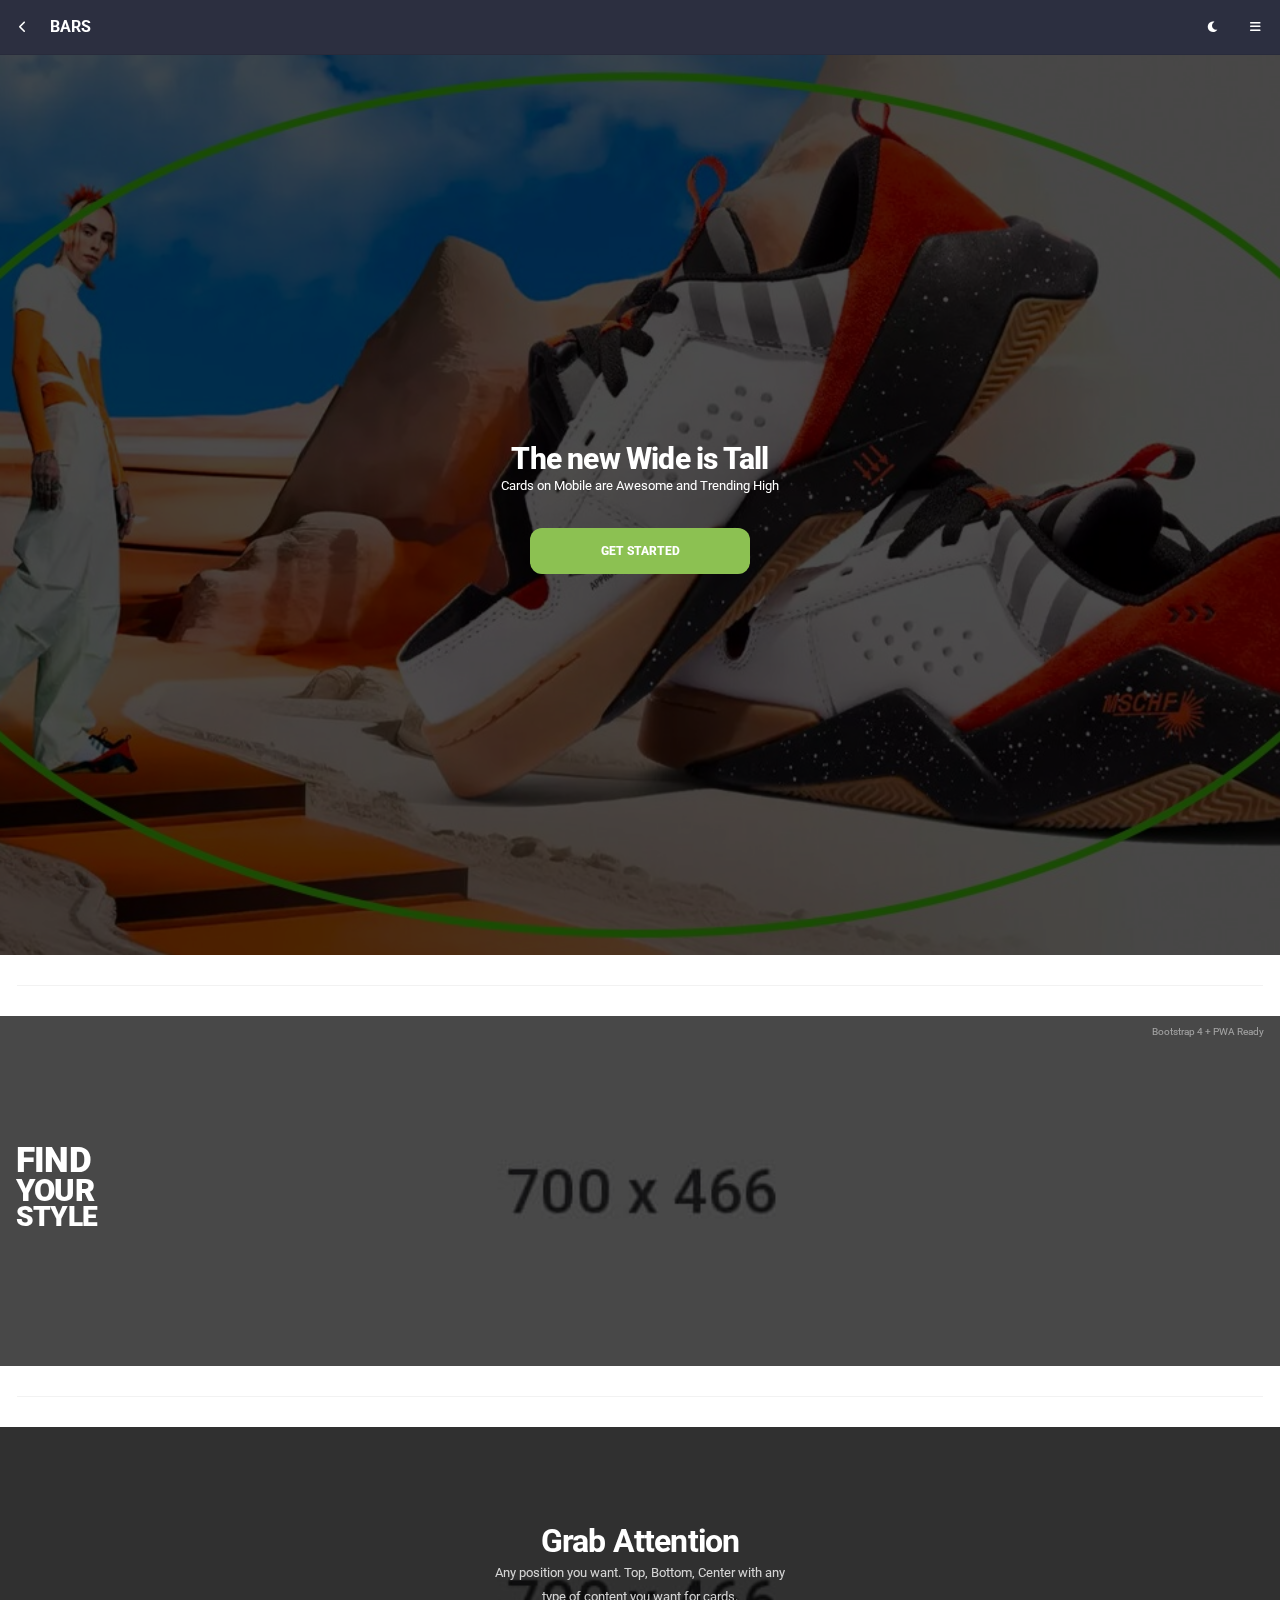
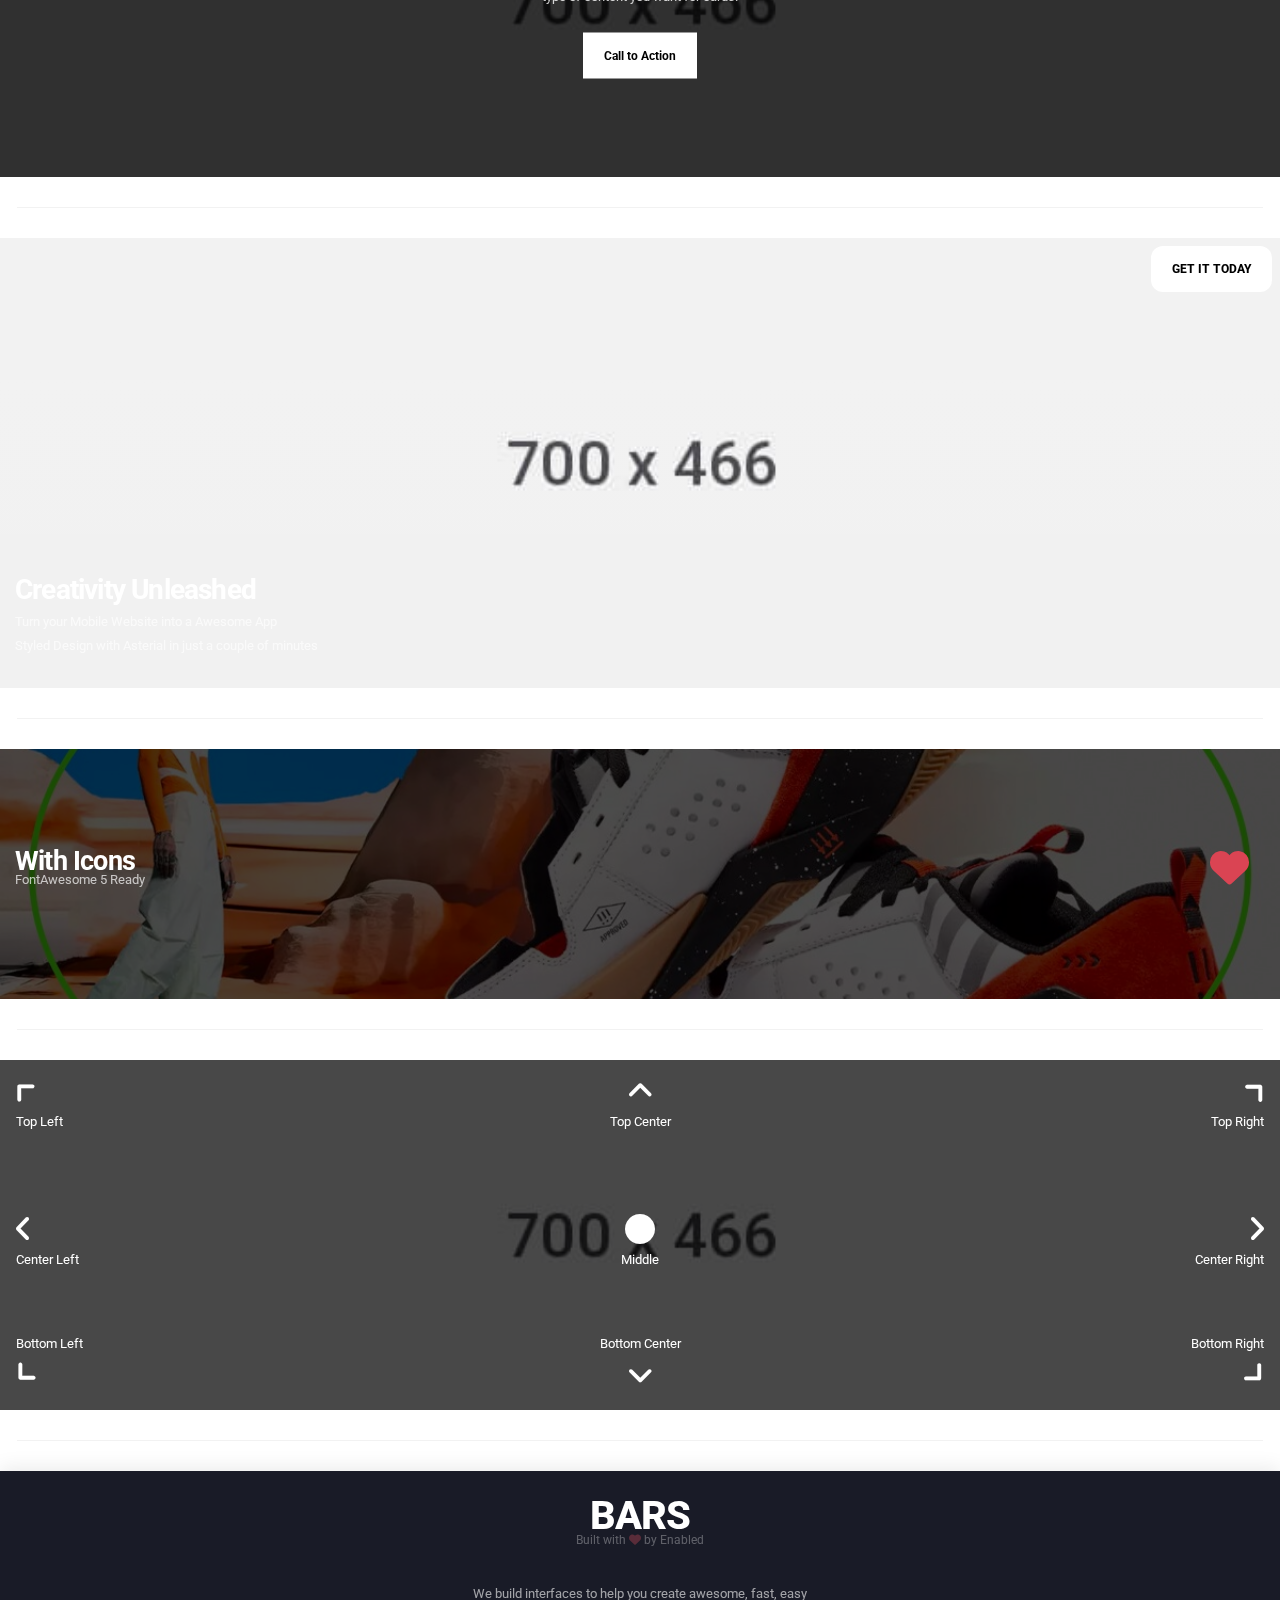
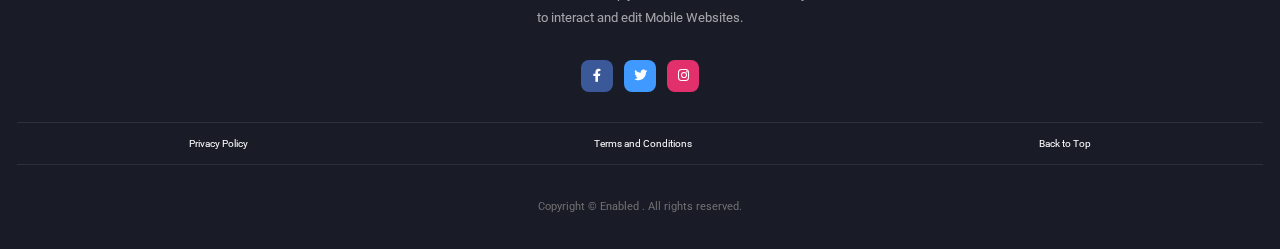
<file: code/component-card-images.html>
<!DOCTYPE HTML>
<html lang="en">
<head>
<meta http-equiv="Content-Type" content="text/html; charset=utf-8" />
<meta name="apple-mobile-web-app-capable" content="yes">
<meta name="apple-mobile-web-app-status-bar-style" content="black-translucent">
<meta name="viewport" content="width=device-width, initial-scale=1, minimum-scale=1, maximum-scale=1, viewport-fit=cover" />
<title>Bars Mobile PWA</title>
<link rel="preconnect" href="https://fonts.gstatic.com">
<link rel="stylesheet" type="text/css" href="styles/bootstrap.css">
<link rel="stylesheet" type="text/css" href="styles/style.css">
<link href="https://fonts.googleapis.com/css2?family=Roboto:wght@300;400;500;600;700;900&display=swap" rel="stylesheet">
<link rel="stylesheet" type="text/css" href="fonts/css/fontawesome-all.min.css">    
<link rel="manifest" href="_manifest.json" data-pwa-version="set_in_manifest_and_pwa_js">
<link rel="apple-touch-icon" sizes="180x180" href="app/icons/icon-192x192.png">
</head>
    
<body class="theme-light">
    
<div id="preloader"><div class="spinner-border color-highlight" role="status"></div></div>
    
<div id="page">
    
    <div class="header header-fixed header-logo-app">
        <a href="#" data-back-button class="header-title">Bars</a>
        <a href="#" data-back-button class="header-icon header-icon-1"><i class="fas fa-chevron-left"></i></a>
        <a href="#" data-menu="menu-main" class="header-icon header-icon-2"><i class="fas fa-bars"></i></a>
        <a href="#" data-toggle-theme class="header-icon header-icon-3 show-on-theme-dark"><i class="fas fa-lightbulb color-yellow-dark"></i></a>
        <a href="#" data-toggle-theme class="header-icon header-icon-3 show-on-theme-light"><i class="fas fa-moon"></i></a>
    </div>
    
    <div id="menu-main"  data-menu-active="nav-components" data-menu-load="menu-main.html" class="menu menu-box-left" data-menu-width="280" data-menu-effect="menu-over"></div>
    
    <div class="page-content header-clear">                
        
         
        <div class="card bg-1" data-card-height="cover-full">
            <div class="card-center">
                <h1 class="text-center color-white font-30 font-800 mt-4 mb-0">The new Wide is Tall</h1>
                <p class="color-white text-center">Cards on Mobile are Awesome and Trending High</p>
                <a href="#" class="btn btn-m btn-center-l rounded-sm bg-highlight mb-3 font-800 text-uppercase scale-box">Get Started</a>
            </div>
            <div class="card-center mb-1">
            </div>
            <div class="card-overlay bg-black opacity-70"></div>
        </div>
        
        <div class="divider divider-margins"></div>
        
        <div class="card bg-11" data-card-height="350">
            <div class="card-top text-end me-3 mt-1">
                <p class="color-white opacity-50 font-10">Bootstrap 4 + PWA Ready</p>
            </div>
            <div class="card-center ms-3">
                <h1 class="color-white font-900 font-35 mb-0">FIND</h1>
                <h1 class="color-white font-900 font-31 mb-n1">YOUR</h1>
                <h1 class="color-white font-900 font-28">STYLE</h1>
            </div>
            <div class="card-overlay bg-black opacity-70"></div>
        </div>

        
        <div class="divider divider-margins"></div>
        
        <div class="card bg-8" data-card-height="350">
            <div class="card-center text-center">
                <h1 class="color-white font-32">Grab Attention</h1>
                <p class="color-white boxed-text-l opacity-80 mb-0">
                    Any position you want. Top, Bottom, Center 
                    with any type of content you want for cards.
                </p>
                <a href="#" class="btn btn-border btn-m font-700 mt-4 bg-white color-black">Call to Action</a>
            </div>
            <div class="card-overlay bg-black opacity-80"></div>
        </div>

        <div class="divider divider-margins"></div>

        
        <div class="card  bg-6" data-card-height="450">
            <div class="card-top">
                <a href="#" class="btn btn-m bg-white color-black rounded-sm font-800 text-uppercase scale-box float-end mt-2 me-2">Get it Today</a>
            </div>
            <div class="card-bottom">
                <div class="content">
                    <h1 class="color-white font-28">Creativity Unleashed</h1>
                    <p class="color-white opacity-70">
                        Turn your Mobile Website into a Awesome App <br> Styled Design with Asterial in just a couple of  minutes
                    </p>
                </div>
            </div>
            <div class="card-overlay bg-gradient opacity-70"></div>
        </div>

        <div class="divider divider-margins"></div>
         
        <div class="card bg-1" data-card-height="250">
            <div class="card-center">
                <div class="content">
                    <div class="d-flex">
                        <div>
                        <h1 class="color-white font-27 mb-n2">With Icons</h1>
                        <p class="color-white opacity-70 mb-0">
                            FontAwesome 5 Ready
                        </p>
                        </div>
                        <div class="ms-auto align-self-center">
                            <i class="fa fa-heart fa-3x color-red-dark scale-icon me-3"></i>
                        </div>    
                    </div>
                </div>
            </div>
            <div class="card-overlay bg-black opacity-70"></div>
        </div>

        <div class="divider divider-margins"></div>

        <div class="card bg-4" data-card-height="350">
            <div class="card-top text-start">
                <div class="mt-3 ms-3 color-white">
                    <i class="fa fa-angle-left font-30" style="transform:rotate(45deg)"></i><br>Top Left
                </div>
            </div>
            <div class="card-top text-center">
                <div class="mt-3 color-white">
                    <i class="fa fa-angle-up font-30"></i><br>Top Center
                </div>
            </div>
            <div class="card-top text-end">
                <div class="mt-3 me-3 color-white">
                    <i class="fa fa-angle-right font-30" style="transform:rotate(-45deg)"></i><br>Top Right
                </div>
            </div>

            <div class="card-center text-start">
                <div class="mt-3 ms-3 color-white">
                    <i class="fa fa-angle-left font-30"></i><br>Center Left
                </div>
            </div>
            <div class="card-center text-center">
                <div class="mt-3 color-white">
                    <i class="fa fa-circle font-30"></i><br>Middle
                </div>
            </div>
            <div class="card-center text-end">
                <div class="mt-3 me-3 color-white">
                    <i class="fa fa-angle-right font-30"></i><br>Center Right
                </div>
            </div>

            <div class="card-bottom text-start">
                <div class="mb-3 ms-3 color-white">
                    Bottom Left<br>
                    <i class="fa fa-angle-left font-30 pt-1" style="transform:rotate(-45deg)"></i>
                </div>
            </div>
            <div class="card-bottom text-center">
                <div class="mb-3 color-white">
                    Bottom Center<br>
                    <i class="fa fa-angle-down font-30 pt-1"></i>
                </div>
            </div>
            <div class="card-bottom text-end">
                <div class="mb-3 me-3 color-white">
                    Bottom Right<br>
                    <i class="fa fa-angle-right pt-1 font-30" style="transform:rotate(45deg)"></i>
                </div>
            </div>
            <div class="card-overlay bg-black opacity-70"></div>
        </div>

        <div class="divider divider-margins"></div>
         
   
        <div class="footer" data-menu-load="menu-footer.html"></div>
    </div>
    <!-- Page content ends here-->
       
         
    
</div>

<script type="text/javascript" src="scripts/bootstrap.min.js"></script>
<script type="text/javascript" src="scripts/custom.js"></script>
</body>
</file>
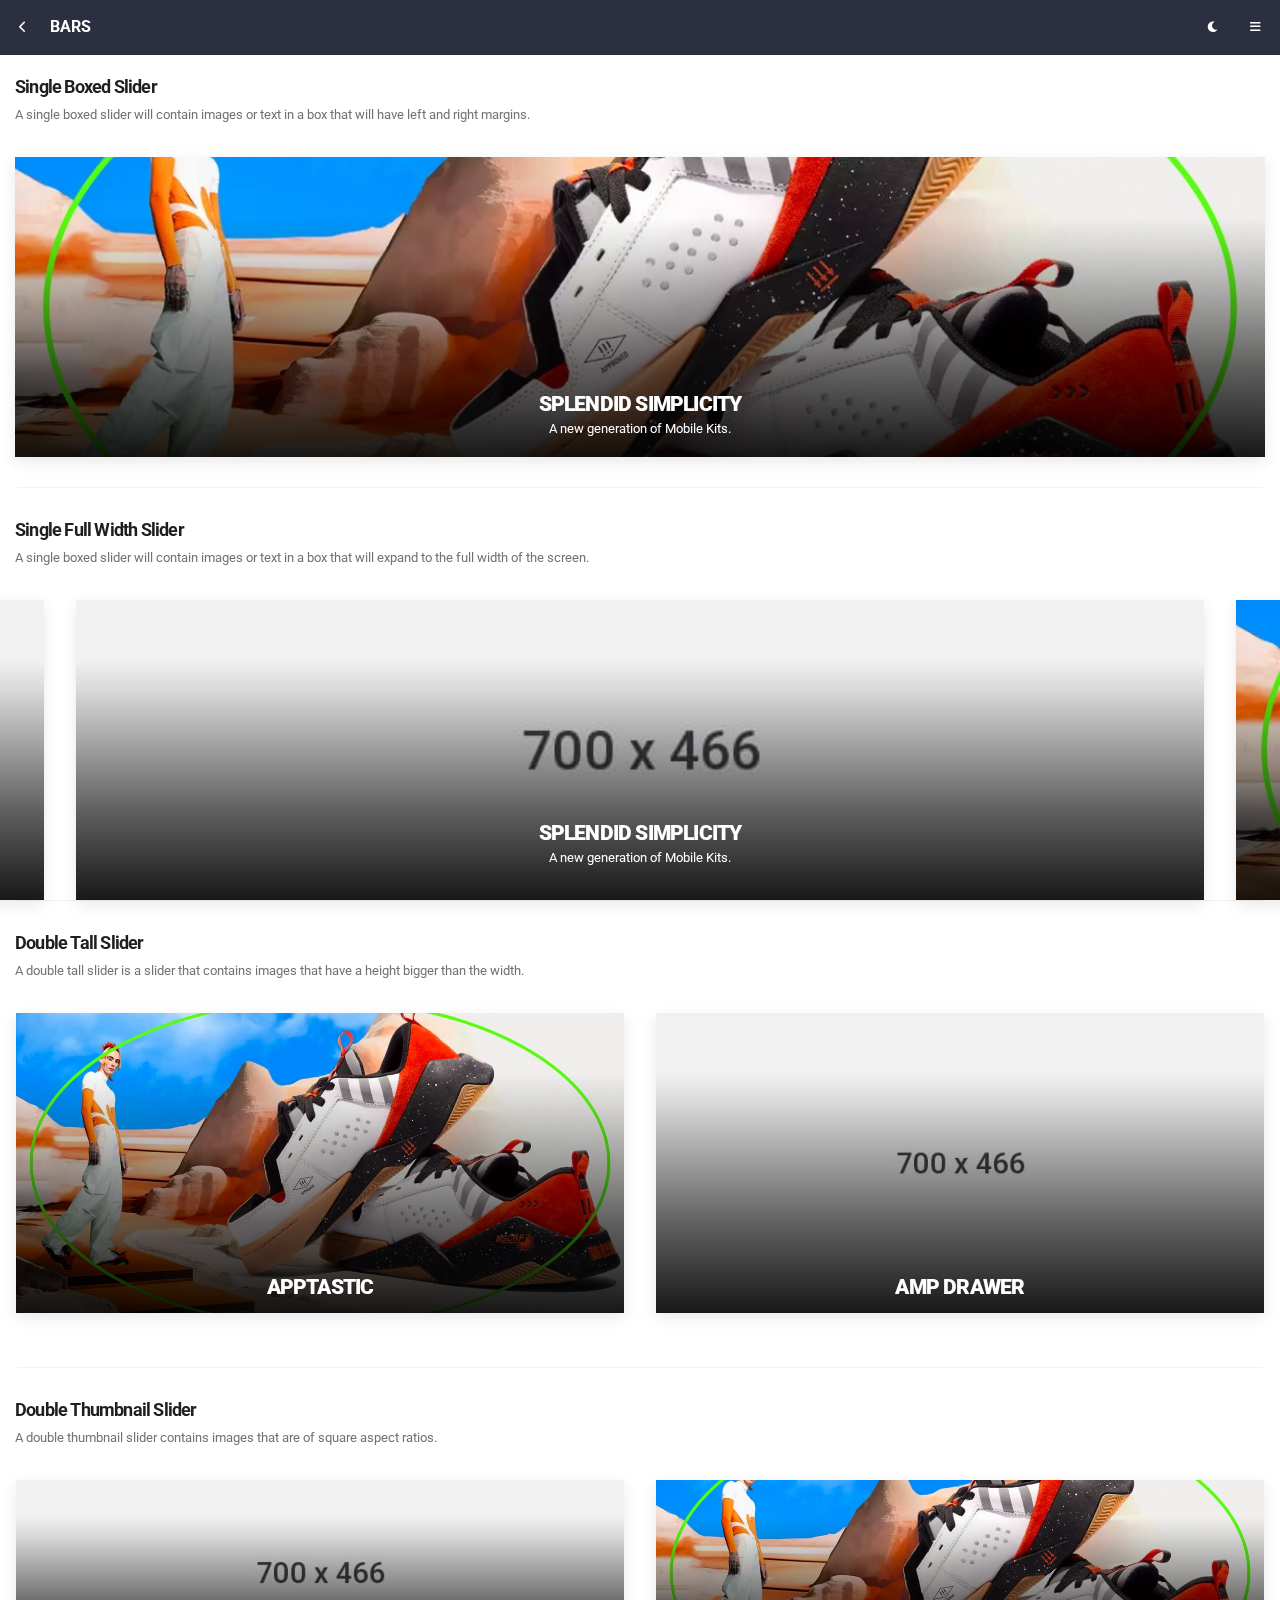
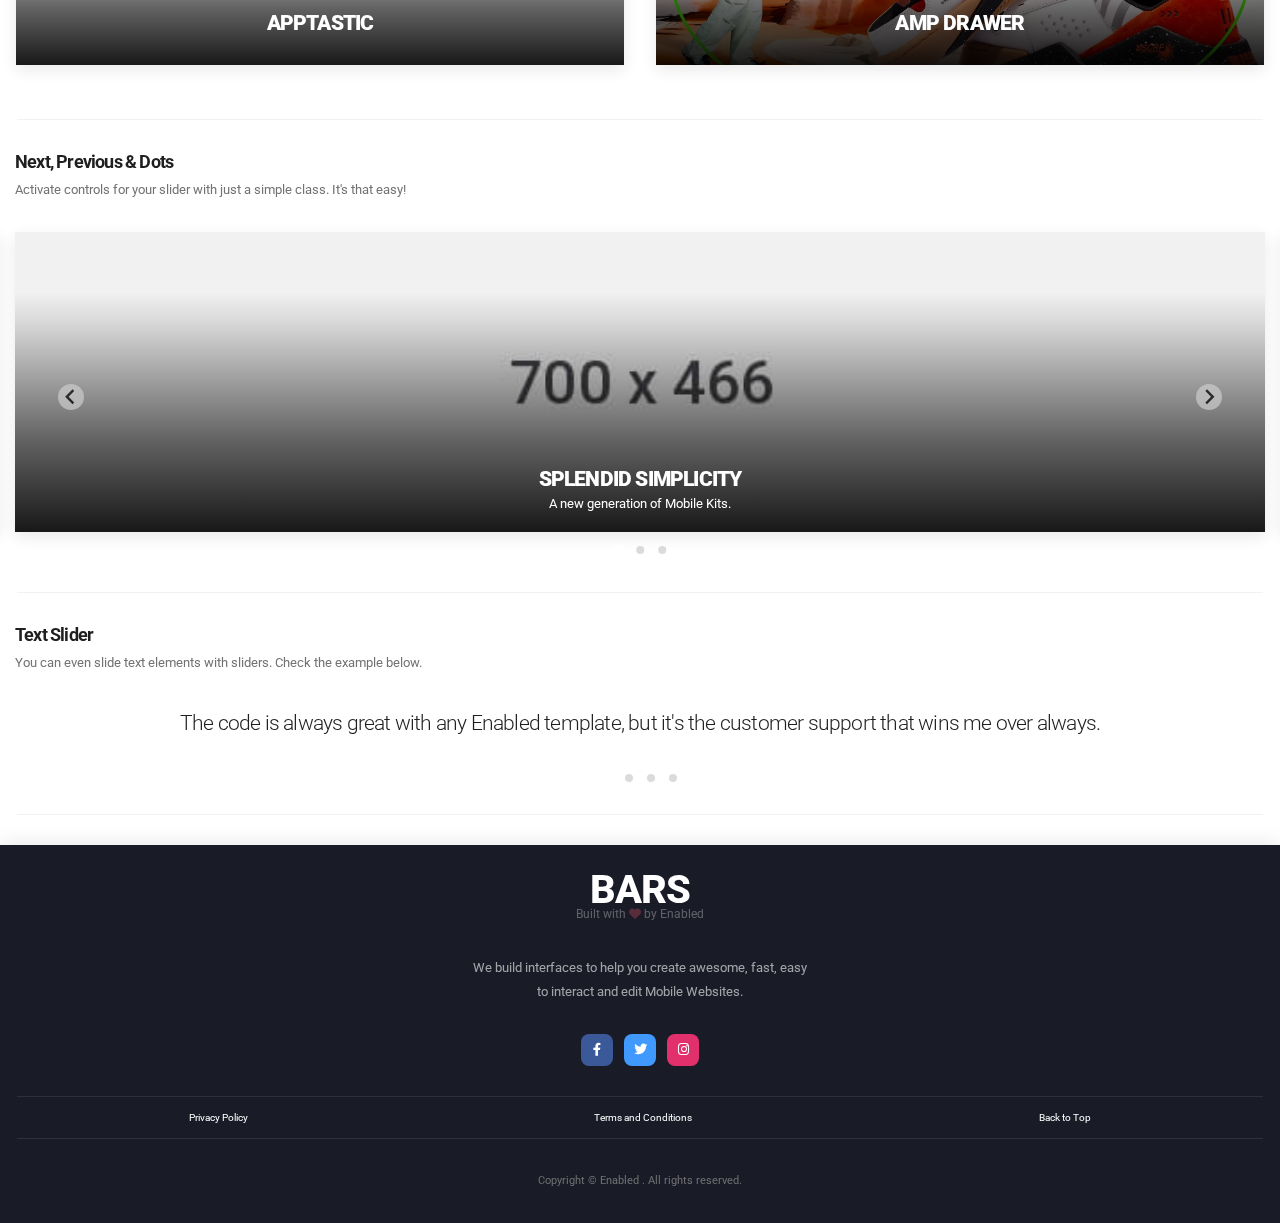
<file: code/component-carousels.html>
<!DOCTYPE HTML>
<html lang="en">
<head>
<meta http-equiv="Content-Type" content="text/html; charset=utf-8" />
<meta name="apple-mobile-web-app-capable" content="yes">
<meta name="apple-mobile-web-app-status-bar-style" content="black-translucent">
<meta name="viewport" content="width=device-width, initial-scale=1, minimum-scale=1, maximum-scale=1, viewport-fit=cover" />
<title>Bars Mobile PWA</title>
<link rel="preconnect" href="https://fonts.gstatic.com">
<link rel="stylesheet" type="text/css" href="styles/bootstrap.css">
<link rel="stylesheet" type="text/css" href="styles/style.css">
<link href="https://fonts.googleapis.com/css2?family=Roboto:wght@300;400;500;600;700;900&display=swap" rel="stylesheet">
<link rel="stylesheet" type="text/css" href="fonts/css/fontawesome-all.min.css">    
<link rel="manifest" href="_manifest.json" data-pwa-version="set_in_manifest_and_pwa_js">
<link rel="apple-touch-icon" sizes="180x180" href="app/icons/icon-192x192.png">
</head>
    
<body class="theme-light">
    
<div id="preloader"><div class="spinner-border color-highlight" role="status"></div></div>
    
<div id="page">
    
    <div class="header header-fixed header-logo-app">
        <a href="#" data-back-button class="header-title">Bars</a>
        <a href="#" data-back-button class="header-icon header-icon-1"><i class="fas fa-chevron-left"></i></a>
        <a href="#" data-menu="menu-main" class="header-icon header-icon-2"><i class="fas fa-bars"></i></a>
        <a href="#" data-toggle-theme class="header-icon header-icon-3 show-on-theme-dark"><i class="fas fa-lightbulb color-yellow-dark"></i></a>
        <a href="#" data-toggle-theme class="header-icon header-icon-3 show-on-theme-light"><i class="fas fa-moon"></i></a>
    </div>
    
    <div id="menu-main"  data-menu-active="nav-components" data-menu-load="menu-main.html" class="menu menu-box-left" data-menu-width="280" data-menu-effect="menu-over"></div>
    
    <div class="page-content header-clear">                

        <div class="content">
            <h4>Single Boxed Slider</h4>
            <p>
                A single boxed slider will contain images or text in a box that will have left and right margins.
            </p>

            <div class="splide single-slider slider-no-arrows slider-no-dots" id="single-slider-1">
                <div class="splide__track">
                    <div class="splide__list">
                        <div class="splide__slide mx-3">
                            <div data-card-height="300" class="card bg-5 mb-0 rounded-0 shadow-l">
                                <div class="card-bottom text-center mb-3">
                                    <h2 class="color-white text-uppercase font-900 mb-0">Splendid Simplicity</h2>
                                    <p class="under-heading color-white">A new generation of Mobile Kits.</p>
                                </div>
                                <div class="card-overlay bg-gradient-overlay"></div>
                            </div>
                        </div>
                        <div class="splide__slide mx-3">
                            <div data-card-height="300" class="card bg-6 mb-0 rounded-0 shadow-l">
                                <div class="card-bottom text-center mb-3">
                                    <h2 class="color-white text-uppercase font-900 mb-0">Top Notch Quality</h2>
                                    <p class="under-heading color-white">Flexibility, Speed, Ease of Use.</p>
                                </div>
                                <div class="card-overlay bg-gradient-overlay"></div>
                            </div>
                        </div>
                        <div class="splide__slide mx-3">
                            <div data-card-height="300" class="card bg-9 mb-0 rounded-0 shadow-l">
                                <div class="card-bottom text-center mb-3">
                                    <h2 class="color-white text-uppercase font-900 mb-0">Perfectly Organized</h2>
                                    <p class="under-heading color-white">Mobile Website, or App or PWA Ready.</p>
                                </div>
                                <div class="card-overlay bg-gradient-overlay"></div>
                            </div>
                        </div>   
                    </div>
                </div>
            </div>
        </div>

        <div class="divider divider-margins"></div>


        <div class="content">
            <h4>Single Full Width Slider</h4>
            <p>
                A single boxed slider will contain images or text in a box that will expand to the full width of the screen.
            </p>
        </div>	

        <div class="splide single-slider slider-no-arrows slider-no-dots boxed-slider" id="single-slider-2">
            <div class="splide__track">
                <div class="splide__list">
                    <div class="splide__slide">
                        <div data-card-height="300" class="card mb-0 mx-3 bg-6 shadow-l">
                            <div class="card-bottom text-center mb-6">
                                <h2 class="color-white text-uppercase font-900 mb-0">Splendid Simplicity</h2>
                                <p class="under-heading color-white">A new generation of Mobile Kits.</p>
                            </div>
                            <div class="card-overlay bg-gradient-overlay"></div>
                        </div>
                    </div>
                    <div class="splide__slide">
                        <div data-card-height="300" class="card mb-0 mx-3 bg-5 shadow-l">
                            <div class="card-bottom text-center mb-27">
                                <h2 class="color-white text-uppercase font-900 mb-0">Top Notch Quality</h2>
                                <p class="under-heading color-white">Flexibility, Speed, Ease of Use.</p>
                            </div>
                            <div class="card-overlay bg-gradient-overlay"></div>
                        </div>
                    </div>
                    <div class="splide__slide">
                        <div data-card-height="300" class="card mb-0 mx-3 bg-4 shadow-l">
                            <div class="card-bottom text-center mb-2">
                                <h2 class="color-white text-uppercase font-900 mb-0">Perfectly Organized</h2>
                                <p class="under-heading color-white">Mobile Website, or App or PWA Ready.</p>
                            </div>
                            <div class="card-overlay bg-gradient-overlay"></div>
                        </div>
                    </div>    
                </div>
            </div>
        </div>
        

        <div class="divider divider-margins"></div>

        <div class="content">
            <h4>Double Tall Slider</h4>
            <p>
                A double tall slider is a slider that contains images that have a height bigger than the width.
            </p>
        </div>	

        <div class="splide double-slider slider-no-dots" id="double-slider-1">
            <div class="splide__track">
                <div class="splide__list">
                    <div class="splide__slide">
                        <div data-card-height="300" class="card mx-3 bg-1 rounded-0 shadow-l">
                            <div class="card-bottom text-center mb-2">
                                <h2 class="color-white text-uppercase font-900">Apptastic</h2>
                            </div>
                            <div class="card-overlay bg-gradient-overlay"></div>
                        </div>
                    </div>
                    <div class="splide__slide">
                        <div data-card-height="300" class="card mx-3 bg-2 rounded-0 shadow-l">
                            <div class="card-bottom text-center mb-2">
                                <h2 class="color-white text-uppercase font-900">AMP Drawer</h2>
                            </div>
                            <div class="card-overlay bg-gradient-overlay"></div>
                        </div>
                    </div>
                    <div class="splide__slide">
                        <div data-card-height="300" class="card mx-3 bg-3 rounded-0 shadow-l">
                            <div class="card-bottom text-center mb-2">
                                <h2 class="color-white text-uppercase font-900">Appeca</h2>
                            </div>
                            <div class="card-overlay bg-gradient-overlay"></div>
                        </div>
                    </div>
                </div>
            </div>
        </div>

        <div class="divider divider-margins mt-4"></div>

        <div class="content">
            <h4>Double Thumbnail Slider</h4>
            <p>
                A double thumbnail slider contains images that are of square aspect ratios.
            </p>
        </div>	

        <div class="splide double-slider slider-no-dots" id="double-slider-2">
            <div class="splide__track">
                <div class="splide__list">
                    <div class="splide__slide">
                        <div data-card-height="185" class="card mx-3 bg-4 rounded-0 shadow-l">
                            <div class="card-bottom text-center mb-4">
                                <h2 class="color-white text-uppercase font-900">Apptastic</h2>
                            </div>
                            <div class="card-overlay bg-gradient-overlay"></div>
                        </div>
                    </div>
                    <div class="splide__slide">
                        <div data-card-height="185" class="card mx-3 bg-5 rounded-0 shadow-l">
                            <div class="card-bottom text-center mb-4">
                                <h2 class="color-white text-uppercase font-900">AMP Drawer</h2>
                            </div>
                            <div class="card-overlay bg-gradient-overlay"></div>
                        </div>
                    </div>
                    <div class="splide__slide">
                        <div data-card-height="185" class="card mx-3 bg-6 rounded-0 shadow-l">
                            <div class="card-bottom text-center mb-4">
                                <h2 class="color-white text-uppercase font-900">Appeca</h2>
                            </div>
                            <div class="card-overlay bg-gradient-overlay"></div>
                        </div>
                    </div>
                </div>
            </div>
        </div>

        <div class="divider divider-margins mt-4"></div>

        <div class="content">
            <h4>Next, Previous & Dots</h4>
            <p class="pb-0">
                Activate controls for your slider with just a simple class. It's that easy!
            </p>
        </div>	

        <div class="content">
            <div class="splide single-slider slider-arrows" id="single-slider-3">
                <div class="splide__track">
                    <div class="splide__list">
                        <div class="splide__slide mx-2">
                            <div data-card-height="300" class="card bg-7 rounded-0 shadow-l">
                                <div class="card-bottom text-center mb-3">
                                    <h2 class="color-white text-uppercase font-900 mb-0">Splendid Simplicity</h2>
                                    <p class="under-heading color-white">A new generation of Mobile Kits.</p>
                                </div>
                                <div class="card-overlay bg-gradient-overlay"></div>
                            </div>
                        </div>
                        <div class="splide__slide mx-2">
                            <div data-card-height="300" class="card bg-8 rounded-0 shadow-l">
                                <div class="card-bottom text-center mb-3">
                                    <h2 class="color-white text-uppercase font-900 mb-0">Top Notch Quality</h2>
                                    <p class="under-heading color-white">Flexibility, Speed, Ease of Use.</p>
                                </div>
                                <div class="card-overlay bg-gradient-overlay"></div>
                            </div>
                        </div>
                        <div class="splide__slide mx-2">
                            <div data-card-height="300" class="card bg-9 rounded-0 shadow-l">
                                <div class="card-bottom text-center mb-3">
                                    <h2 class="color-white text-uppercase font-900 mb-0">Perfectly Organized</h2>
                                    <p class="under-heading color-white">Mobile Website, or App or PWA Ready.</p>
                                </div>
                                <div class="card-overlay bg-gradient-overlay"></div>
                            </div>
                        </div>
                    </div>
                </div>
            </div>
        </div>

        <div class="divider divider-margins mt-4"></div>

        <div class="content">
            <h4>Text Slider</h4>
            <p>
                You can even slide text elements with sliders. Check the example below.
            </p>
        </div>	

        <div class="splide single-slider slider-no-arrows" id="single-slider-4">
            <div class="splide__track">
                <div class="splide__list">
                    <div class="splide__slide">
                        <h2 class="text-center font-300 line-height-xl mb-5 mx-5">
                            The code is always great with any Enabled template, but it's the customer support that wins me over always.
                        </h2>
                    </div>
                    <div class="splide__slide">
                        <h2 class="text-center font-300 line-height-xl mb-5 mx-5">
                            The best support I have ever had, it's so good I purchased another theme. Highlighy Recommended.
                        </h2>
                    </div>
                    <div class="splide__slide">
                        <h2 class="text-center font-300 line-height-xl mb-5 mx-5">
                            The code is always great with any Enabled template, but it's the customer support that wins me over always.
                        </h2>
                    </div>
                    <div class="splide__slide">
                        <h2 class="text-center font-300 line-height-xl mb-5 mx-5">
                            The best support I have ever had, it's so good I purchased another theme. Highlighy Recommended.
                        </h2>
                    </div>
                </div>
            </div>            
        </div>

        <div class="divider divider-margins mt-4"></div>

        <div class="footer" data-menu-load="menu-footer.html"></div>
    </div>
    <!-- Page content ends here-->
       
         
    
</div>

<script type="text/javascript" src="scripts/bootstrap.min.js"></script>
<script type="text/javascript" src="scripts/custom.js"></script>
</body>
</file>
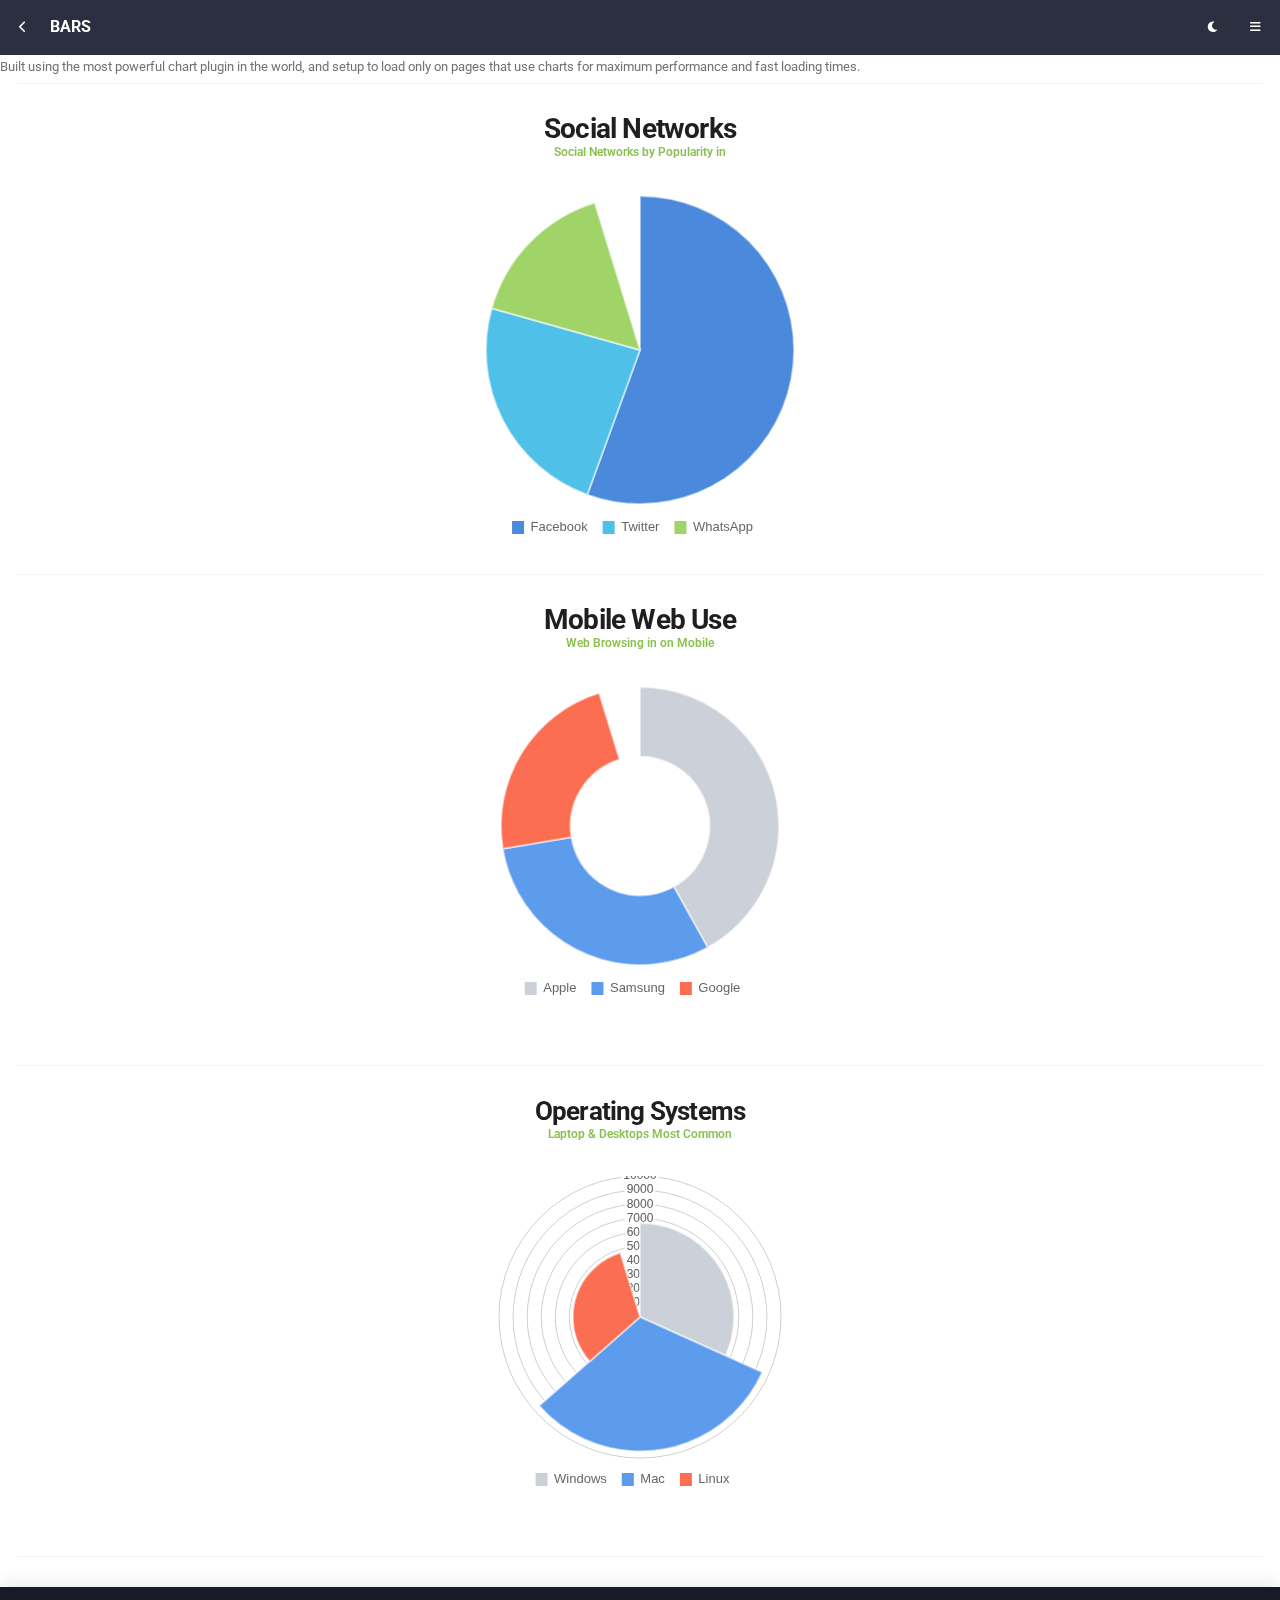
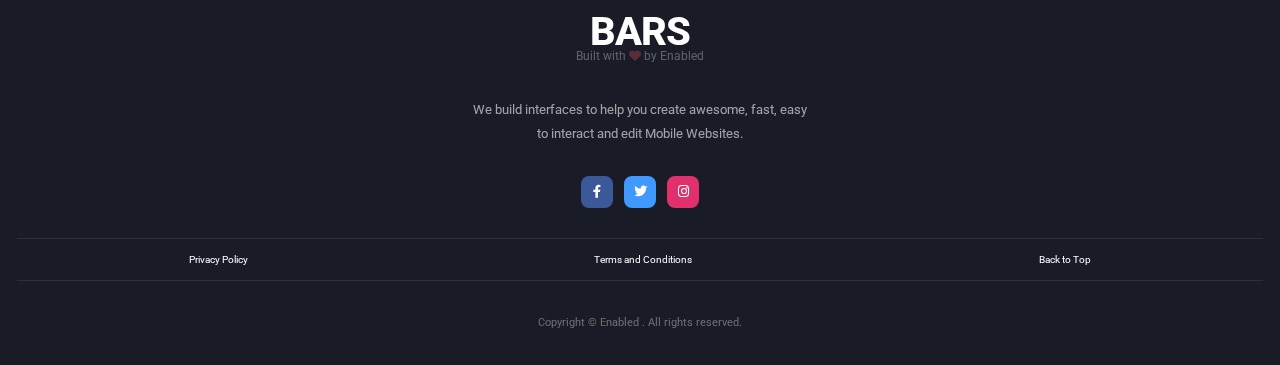
<file: code/component-charts.html>
<!DOCTYPE HTML>
<html lang="en">
<head>
<meta http-equiv="Content-Type" content="text/html; charset=utf-8" />
<meta name="apple-mobile-web-app-capable" content="yes">
<meta name="apple-mobile-web-app-status-bar-style" content="black-translucent">
<meta name="viewport" content="width=device-width, initial-scale=1, minimum-scale=1, maximum-scale=1, viewport-fit=cover" />
<title>Bars Mobile PWA</title>
<link rel="preconnect" href="https://fonts.gstatic.com">
<link rel="stylesheet" type="text/css" href="styles/bootstrap.css">
<link rel="stylesheet" type="text/css" href="styles/style.css">
<link href="https://fonts.googleapis.com/css2?family=Roboto:wght@300;400;500;600;700;900&display=swap" rel="stylesheet">
<link rel="stylesheet" type="text/css" href="fonts/css/fontawesome-all.min.css">    
<link rel="manifest" href="_manifest.json" data-pwa-version="set_in_manifest_and_pwa_js">
<link rel="apple-touch-icon" sizes="180x180" href="app/icons/icon-192x192.png">
</head>
    
<body class="theme-light">
    
<div id="preloader"><div class="spinner-border color-highlight" role="status"></div></div>
    
<div id="page">
    
    <div class="header header-fixed header-logo-app">
        <a href="#" data-back-button class="header-title">Bars</a>
        <a href="#" data-back-button class="header-icon header-icon-1"><i class="fas fa-chevron-left"></i></a>
        <a href="#" data-menu="menu-main" class="header-icon header-icon-2"><i class="fas fa-bars"></i></a>
        <a href="#" data-toggle-theme class="header-icon header-icon-3 show-on-theme-dark"><i class="fas fa-lightbulb color-yellow-dark"></i></a>
        <a href="#" data-toggle-theme class="header-icon header-icon-3 show-on-theme-light"><i class="fas fa-moon"></i></a>
    </div>
    
    <div id="menu-main"  data-menu-active="nav-components" data-menu-load="menu-main.html" class="menu menu-box-left" data-menu-width="280" data-menu-effect="menu-over"></div>
    
    <div class="page-content header-clear">                
                
        <div class="card-body">
            <p class="mb-1">
                Built using the most powerful chart plugin in the world, and setup to load only on pages that use charts for maximum performance and fast loading times.
            </p>
        </div>
        
        <div class="divider divider-margins"></div>
        
        <div class="content">
            <h1 class="text-center font-28 mb-n1">Social Networks</h1>
            <p class="text-center mt-n1 font-12 font-600 color-highlight">Social Networks by Popularity in <span class="copyright-year"></span></p>
            <div class="chart-container mb-4" style="width:100%; height:350px;">
                <canvas class="chart" id="pie-chart"/>
            </div>
        </div>
        
        <div class="divider divider-margins"></div>

        <div class="content">
            <h1 class="text-center font-28 mb-n1">Mobile Web Use</h1>
            <p class="text-center mt-n1 font-12 font-600 color-highlight">Web Browsing in <span class="copyright-year"></span> on Mobile</p>
            <div class="chart-container mb-2" style="width:100%; height:350px;">
                <canvas class="chart" id="doughnut-chart"/>
            </div>
        </div>
        
        <div class="divider divider-margins"></div>

        <div class="content">
            <h1 class="text-center font-26 mb-n1">Operating Systems</h1>
            <p class="text-center mt-n1 font-12 font-600 color-highlight">Laptop & Desktops Most Common</p>
            <div class="chart-container" style="width:100%; height:350px;">
                <canvas class="chart" id="polar-chart"/>
            </div>
        </div>

        <div class="divider divider-margins"></div>

            
        <div class="footer" data-menu-load="menu-footer.html"></div>
    </div>
    <!-- Page content ends here-->
       
    
    
</div>

<script type="text/javascript" src="scripts/bootstrap.min.js"></script>
<script type="text/javascript" src="scripts/custom.js"></script>
</body>
</file>
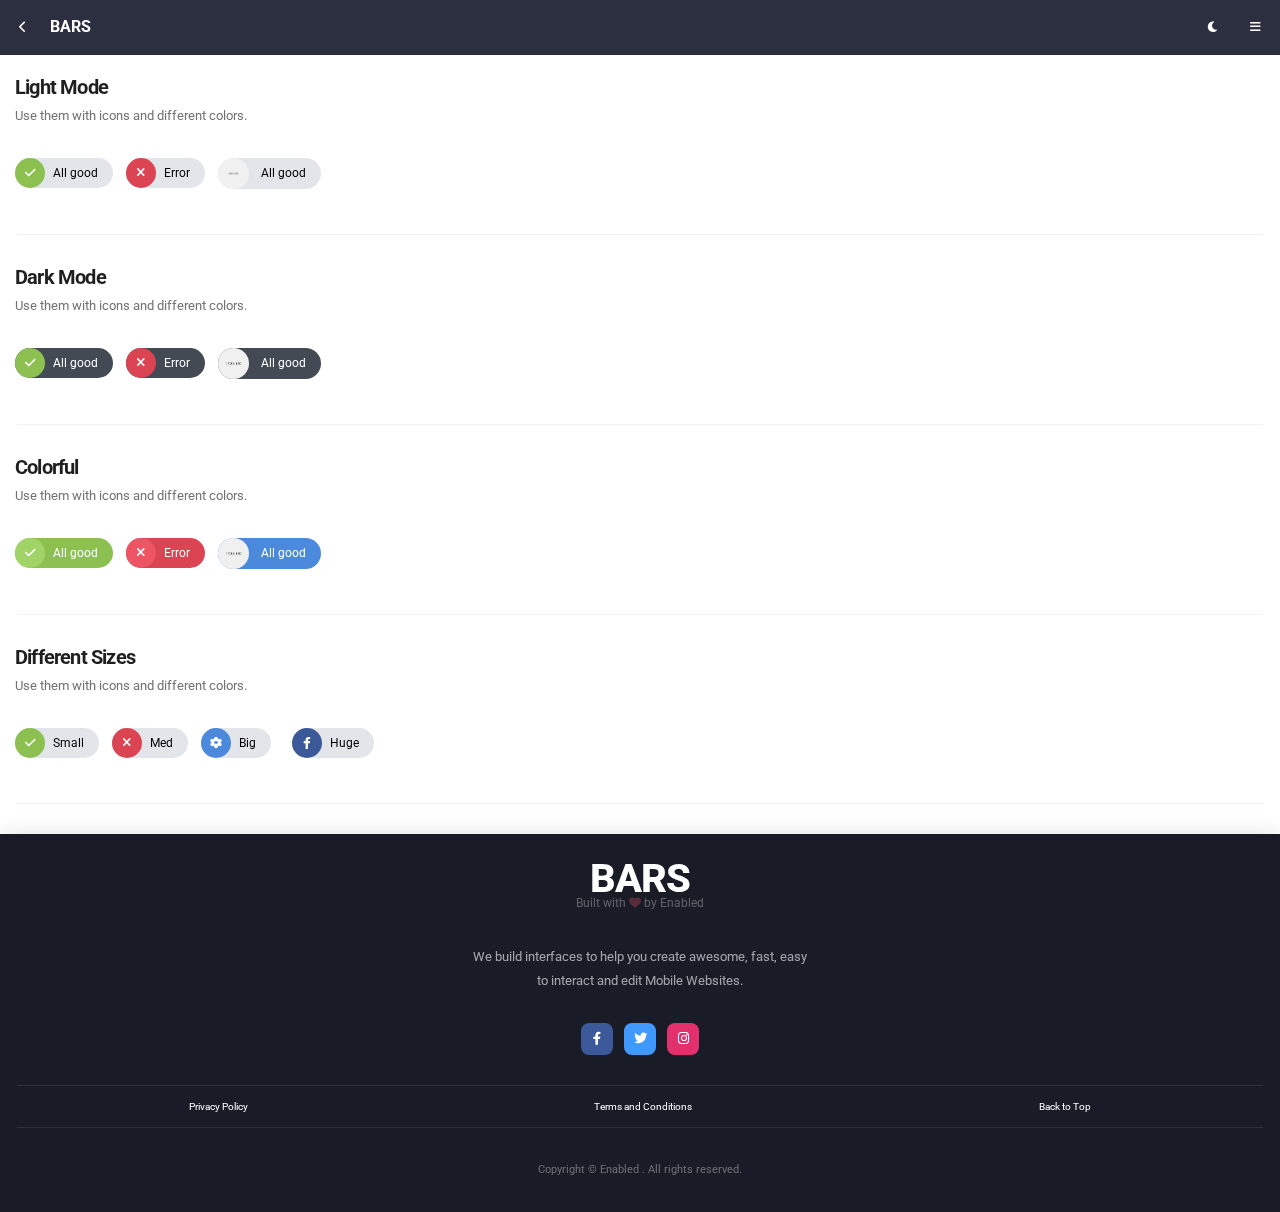
<file: code/component-chips.html>
<!DOCTYPE HTML>
<html lang="en">
<head>
<meta http-equiv="Content-Type" content="text/html; charset=utf-8" />
<meta name="apple-mobile-web-app-capable" content="yes">
<meta name="apple-mobile-web-app-status-bar-style" content="black-translucent">
<meta name="viewport" content="width=device-width, initial-scale=1, minimum-scale=1, maximum-scale=1, viewport-fit=cover" />
<title>Bars Mobile PWA</title>
<link rel="preconnect" href="https://fonts.gstatic.com">
<link rel="stylesheet" type="text/css" href="styles/bootstrap.css">
<link rel="stylesheet" type="text/css" href="styles/style.css">
<link href="https://fonts.googleapis.com/css2?family=Roboto:wght@300;400;500;600;700;900&display=swap" rel="stylesheet">
<link rel="stylesheet" type="text/css" href="fonts/css/fontawesome-all.min.css">    
<link rel="manifest" href="_manifest.json" data-pwa-version="set_in_manifest_and_pwa_js">
<link rel="apple-touch-icon" sizes="180x180" href="app/icons/icon-192x192.png">
</head>
    
<body class="theme-light">
    
<div id="preloader"><div class="spinner-border color-highlight" role="status"></div></div>
    
<div id="page">
    
    <div class="header header-fixed header-logo-app">
        <a href="#" data-back-button class="header-title">Bars</a>
        <a href="#" data-back-button class="header-icon header-icon-1"><i class="fas fa-chevron-left"></i></a>
        <a href="#" data-menu="menu-main" class="header-icon header-icon-2"><i class="fas fa-bars"></i></a>
        <a href="#" data-toggle-theme class="header-icon header-icon-3 show-on-theme-dark"><i class="fas fa-lightbulb color-yellow-dark"></i></a>
        <a href="#" data-toggle-theme class="header-icon header-icon-3 show-on-theme-light"><i class="fas fa-moon"></i></a>
    </div>
    
    <div id="menu-main"  data-menu-active="nav-components" data-menu-load="menu-main.html" class="menu menu-box-left" data-menu-width="280" data-menu-effect="menu-over"></div>
    
    <div class="page-content header-clear">                
                
        <div class="content">
            <h3 class="font-700">Light Mode</h3>
            <p>
                Use them with icons and different colors.
            </p>
            <a href="#" class="chip chip-s bg-gray-light">
                <i class="fa fa-check bg-green-dark color-white"></i>
                <strong class="color-black font-400">All good</strong>
            </a>    
            <a href="#" class="chip chip-s bg-gray-light">
                <i class="fa fa-times bg-red-dark color-white"></i>
                <strong class="color-black font-400">Error</strong>
            </a>
            <a href="#" class="chip chip-s chip-image bg-gray-light">
                <img src="images/pictures/9t.jpg" alt="img">
                <strong class="color-black font-400">All good</strong>
            </a>
        </div>    
        
        <div class="divider divider-margins"></div>

        <div class="content">
            <h3 class="font-700">Dark Mode</h3>
            <p>
                Use them with icons and different colors.
            </p>
            <a href="#" class="chip chip-s bg-dark-dark">
                <i class="fa fa-check color-white bg-green-dark"></i>
                <span class="color-white">All good</span>
            </a>
            <a href="#" class="chip chip-s bg-dark-dark">
                <i class="fa fa-times color-white bg-red-dark"></i>
                <span class="color-white">Error</span>
            </a>
            <a href="#" class="chip chip-s bg-dark-dark">
                <img src="images/pictures/9s.jpg" alt="img">
                <span class="color-white">All good</span>
            </a>
        </div>            

        <div class="divider divider-margins"></div>
    
        <div class="content">
            <h3 class="font-700">Colorful</h3>
            <p>
                Use them with icons and different colors.
            </p>
            <a href="#" class="chip chip-s bg-green-dark">
                <i class="fa fa-check color-white bg-green-light"></i>
                <span class="color-white">All good</span>
            </a>
            <a href="#" class="chip chip-s bg-red-dark">
                <i class="fa fa-times color-white bg-red-light"></i>
                <span class="color-white">Error</span>
            </a>
            <a href="#" class="chip chip-s bg-blue-dark">
                <img src="images/pictures/9s.jpg" alt="img">
                <span class="color-white">All good</span>
            </a>
        </div>         
        
        <div class="divider divider-margins"></div>

        <div class="content">
            <h3 class="font-700">Different Sizes</h3>
            <p>
                Use them with icons and different colors.
            </p>
            <a href="#" class="chip chip-s bg-gray-light">
                <i class="fa fa-check color-white bg-green-dark"></i>
                <strong class="color-black font-400">Small</strong>
            </a>
            <a href="#" class="chip chip-m bg-gray-light">
                <i class="fa fa-times color-white bg-red-dark"></i>
                <strong class="color-black font-400">Med</strong>
            </a>
            <a href="#" class="chip chip-l bg-gray-light">
                <i class="fa fa-cog color-white bg-blue-dark"></i>
                <strong class="color-black font-400">Big</strong>
            </a>
            <a href="#" class="chip chip-xl ms-2 bg-gray-light">
                <i class="fab fa-facebook-f color-white bg-facebook"></i>
                <strong class="color-black font-400">Huge</strong>
            </a>
            <br><br>
        </div>        
        
        <div class="divider divider-margins mt-n4"></div>
        
        <div class="footer" data-menu-load="menu-footer.html"></div>
    </div>
    <!-- Page content ends here-->
       
         
    
</div>

<script type="text/javascript" src="scripts/bootstrap.min.js"></script>
<script type="text/javascript" src="scripts/custom.js"></script>
</body>
</file>
<file: code/styles/style.css>
@charset "UTF-8";
/* Generating Color Pack*/
.color-highlight {
  color: #8CC152 !important;
}

.bg-highlight {
  background-color: #8CC152 !important;
  color: #FFF !important;
}

.border-highlight {
  border-color: #8CC152 !important;
}

.gradient-highlight {
  background-image: linear-gradient(to bottom, #A0D468, #8CC152) !important;
}

.gradient-menu {
  background-image: linear-gradient(130deg, #7ea5f6, #ff384c) !important;
}

.color-default-light {
  color: #f0f0f0 !important;
}

.color-default-dark {
  color: #f0f0f0 !important;
}

[data-gradient=body-default] #page, .background-changer .body-default {
  background-image: linear-gradient(0deg, #f0f0f0, #f0f0f0) !important;
}

.color-plum-light {
  color: #3D3949 !important;
}

.color-plum-dark {
  color: #6772A4 !important;
}

[data-gradient=body-plum] #page, .background-changer .body-plum {
  background-image: linear-gradient(0deg, #3D3949, #6772A4) !important;
}

.color-magenta-light {
  color: #2b2741 !important;
}

.color-magenta-dark {
  color: #413a65 !important;
}

[data-gradient=body-magenta] #page, .background-changer .body-magenta {
  background-image: linear-gradient(0deg, #2b2741, #413a65) !important;
}

.color-violet-light {
  color: #492D3D !important;
}

.color-violet-dark {
  color: #673c58 !important;
}

[data-gradient=body-violet] #page, .background-changer .body-violet {
  background-image: linear-gradient(0deg, #492D3D, #673c58) !important;
}

.color-red-light {
  color: #6F1025 !important;
}

.color-red-dark {
  color: #c62f50 !important;
}

[data-gradient=body-red] #page, .background-changer .body-red {
  background-image: linear-gradient(0deg, #6F1025, #c62f50) !important;
}

.color-green-light {
  color: #2d7335 !important;
}

.color-green-dark {
  color: #6eb148 !important;
}

[data-gradient=body-green] #page, .background-changer .body-green {
  background-image: linear-gradient(0deg, #2d7335, #6eb148) !important;
}

.color-sky-light {
  color: #0F5F79 !important;
}

.color-sky-dark {
  color: #188FB6 !important;
}

[data-gradient=body-sky] #page, .background-changer .body-sky {
  background-image: linear-gradient(0deg, #0F5F79, #188FB6) !important;
}

.color-orange-light {
  color: #C15140 !important;
}

.color-orange-dark {
  color: #E96A57 !important;
}

[data-gradient=body-orange] #page, .background-changer .body-orange {
  background-image: linear-gradient(0deg, #C15140, #E96A57) !important;
}

.color-yellow-light {
  color: #996A22 !important;
}

.color-yellow-dark {
  color: #CCA64F !important;
}

[data-gradient=body-yellow] #page, .background-changer .body-yellow {
  background-image: linear-gradient(0deg, #996A22, #CCA64F) !important;
}

.color-dark-light {
  color: #343341 !important;
}

.color-dark-dark {
  color: #535468 !important;
}

[data-gradient=body-dark] #page, .background-changer .body-dark {
  background-image: linear-gradient(0deg, #343341, #535468) !important;
}

.color-highlight-light {
  color: #A0D468 !important;
}

.bg-highlight-light {
  background-color: #A0D468 !important;
  color: #FFF !important;
}

.bg-fade-highlight-dark {
  background-color: !important;
  color: #FFF !important;
}

.bg-fade-highlight-light {
  background-color: !important;
  color: #FFF !important;
}

.color-highlight-dark {
  color: #8CC152 !important;
}

.color-icon-highlight {
  stroke: #8CC152 !important;
  fill: !important;
}

.bg-highlight-dark {
  background-color: #8CC152 !important;
  color: #FFF !important;
}

.border-highlight-light {
  border-color: #A0D468 !important;
}

.border-highlight-dark {
  border-color: #8CC152 !important;
}

.focus-highlight:focus {
  border-color: #8CC152 !important;
}

.gradient-highlight {
  background-image: linear-gradient(to bottom, #A0D468, #8CC152);
}

.color-green-light {
  color: #A0D468 !important;
}

.bg-green-light {
  background-color: #A0D468 !important;
  color: #FFF !important;
}

.bg-fade-green-dark {
  background-color: rgba(140, 193, 82, 0.7) !important;
  color: #FFF !important;
}

.bg-fade-green-light {
  background-color: rgba(140, 193, 82, 0.3) !important;
  color: #FFF !important;
}

.color-green-dark {
  color: #8CC152 !important;
}

.color-icon-green {
  stroke: #8CC152 !important;
  fill: rgba(140, 193, 82, 0.3) !important;
}

.bg-green-dark {
  background-color: #8CC152 !important;
  color: #FFF !important;
}

.border-green-light {
  border-color: #A0D468 !important;
}

.border-green-dark {
  border-color: #8CC152 !important;
}

.focus-green:focus {
  border-color: #8CC152 !important;
}

.gradient-green {
  background-image: linear-gradient(to bottom, #A0D468, #8CC152);
}

.color-grass-light {
  color: #34cc73 !important;
}

.bg-grass-light {
  background-color: #34cc73 !important;
  color: #FFF !important;
}

.bg-fade-grass-dark {
  background-color: rgba(140, 193, 82, 0.7) !important;
  color: #FFF !important;
}

.bg-fade-grass-light {
  background-color: rgba(140, 193, 82, 0.3) !important;
  color: #FFF !important;
}

.color-grass-dark {
  color: #2ABA66 !important;
}

.color-icon-grass {
  stroke: #2ABA66 !important;
  fill: rgba(140, 193, 82, 0.3) !important;
}

.bg-grass-dark {
  background-color: #2ABA66 !important;
  color: #FFF !important;
}

.border-grass-light {
  border-color: #34cc73 !important;
}

.border-grass-dark {
  border-color: #2ABA66 !important;
}

.focus-grass:focus {
  border-color: #2ABA66 !important;
}

.gradient-grass {
  background-image: linear-gradient(to bottom, #34cc73, #2ABA66);
}

.color-red-light {
  color: #ED5565 !important;
}

.bg-red-light {
  background-color: #ED5565 !important;
  color: #FFF !important;
}

.bg-fade-red-dark {
  background-color: rgba(218, 68, 83, 0.7) !important;
  color: #FFF !important;
}

.bg-fade-red-light {
  background-color: rgba(218, 68, 83, 0.3) !important;
  color: #FFF !important;
}

.color-red-dark {
  color: #DA4453 !important;
}

.color-icon-red {
  stroke: #DA4453 !important;
  fill: rgba(218, 68, 83, 0.3) !important;
}

.bg-red-dark {
  background-color: #DA4453 !important;
  color: #FFF !important;
}

.border-red-light {
  border-color: #ED5565 !important;
}

.border-red-dark {
  border-color: #DA4453 !important;
}

.focus-red:focus {
  border-color: #DA4453 !important;
}

.gradient-red {
  background-image: linear-gradient(to bottom, #ED5565, #DA4453);
}

.color-orange-light {
  color: #FC6E51 !important;
}

.bg-orange-light {
  background-color: #FC6E51 !important;
  color: #FFF !important;
}

.bg-fade-orange-dark {
  background-color: rgba(233, 87, 63, 0.7) !important;
  color: #FFF !important;
}

.bg-fade-orange-light {
  background-color: rgba(233, 87, 63, 0.3) !important;
  color: #FFF !important;
}

.color-orange-dark {
  color: #E9573F !important;
}

.color-icon-orange {
  stroke: #E9573F !important;
  fill: rgba(233, 87, 63, 0.3) !important;
}

.bg-orange-dark {
  background-color: #E9573F !important;
  color: #FFF !important;
}

.border-orange-light {
  border-color: #FC6E51 !important;
}

.border-orange-dark {
  border-color: #E9573F !important;
}

.focus-orange:focus {
  border-color: #E9573F !important;
}

.gradient-orange {
  background-image: linear-gradient(to bottom, #FC6E51, #E9573F);
}

.color-yellow-light {
  color: #FFCE54 !important;
}

.bg-yellow-light {
  background-color: #FFCE54 !important;
  color: #FFF !important;
}

.bg-fade-yellow-dark {
  background-color: rgba(246, 187, 66, 0.7) !important;
  color: #FFF !important;
}

.bg-fade-yellow-light {
  background-color: rgba(246, 187, 66, 0.3) !important;
  color: #FFF !important;
}

.color-yellow-dark {
  color: #F6BB42 !important;
}

.color-icon-yellow {
  stroke: #F6BB42 !important;
  fill: rgba(246, 187, 66, 0.3) !important;
}

.bg-yellow-dark {
  background-color: #F6BB42 !important;
  color: #FFF !important;
}

.border-yellow-light {
  border-color: #FFCE54 !important;
}

.border-yellow-dark {
  border-color: #F6BB42 !important;
}

.focus-yellow:focus {
  border-color: #F6BB42 !important;
}

.gradient-yellow {
  background-image: linear-gradient(to bottom, #FFCE54, #F6BB42);
}

.color-sunny-light {
  color: #f0b31b !important;
}

.bg-sunny-light {
  background-color: #f0b31b !important;
  color: #FFF !important;
}

.bg-fade-sunny-dark {
  background-color: rgba(246, 187, 66, 0.7) !important;
  color: #FFF !important;
}

.bg-fade-sunny-light {
  background-color: rgba(246, 187, 66, 0.3) !important;
  color: #FFF !important;
}

.color-sunny-dark {
  color: #d99914 !important;
}

.color-icon-sunny {
  stroke: #d99914 !important;
  fill: rgba(246, 187, 66, 0.3) !important;
}

.bg-sunny-dark {
  background-color: #d99914 !important;
  color: #FFF !important;
}

.border-sunny-light {
  border-color: #f0b31b !important;
}

.border-sunny-dark {
  border-color: #d99914 !important;
}

.focus-sunny:focus {
  border-color: #d99914 !important;
}

.gradient-sunny {
  background-image: linear-gradient(to bottom, #f0b31b, #d99914);
}

.color-blue-light {
  color: #5D9CEC !important;
}

.bg-blue-light {
  background-color: #5D9CEC !important;
  color: #FFF !important;
}

.bg-fade-blue-dark {
  background-color: rgba(74, 137, 220, 0.7) !important;
  color: #FFF !important;
}

.bg-fade-blue-light {
  background-color: rgba(74, 137, 220, 0.3) !important;
  color: #FFF !important;
}

.color-blue-dark {
  color: #4A89DC !important;
}

.color-icon-blue {
  stroke: #4A89DC !important;
  fill: rgba(74, 137, 220, 0.3) !important;
}

.bg-blue-dark {
  background-color: #4A89DC !important;
  color: #FFF !important;
}

.border-blue-light {
  border-color: #5D9CEC !important;
}

.border-blue-dark {
  border-color: #4A89DC !important;
}

.focus-blue:focus {
  border-color: #4A89DC !important;
}

.gradient-blue {
  background-image: linear-gradient(to bottom, #5D9CEC, #4A89DC);
}

.color-teal-light {
  color: #A0CECB !important;
}

.bg-teal-light {
  background-color: #A0CECB !important;
  color: #FFF !important;
}

.bg-fade-teal-dark {
  background-color: rgba(125, 177, 177, 0.7) !important;
  color: #FFF !important;
}

.bg-fade-teal-light {
  background-color: rgba(125, 177, 177, 0.3) !important;
  color: #FFF !important;
}

.color-teal-dark {
  color: #7DB1B1 !important;
}

.color-icon-teal {
  stroke: #7DB1B1 !important;
  fill: rgba(125, 177, 177, 0.3) !important;
}

.bg-teal-dark {
  background-color: #7DB1B1 !important;
  color: #FFF !important;
}

.border-teal-light {
  border-color: #A0CECB !important;
}

.border-teal-dark {
  border-color: #7DB1B1 !important;
}

.focus-teal:focus {
  border-color: #7DB1B1 !important;
}

.gradient-teal {
  background-image: linear-gradient(to bottom, #A0CECB, #7DB1B1);
}

.color-mint-light {
  color: #48CFAD !important;
}

.bg-mint-light {
  background-color: #48CFAD !important;
  color: #FFF !important;
}

.bg-fade-mint-dark {
  background-color: rgba(55, 188, 155, 0.7) !important;
  color: #FFF !important;
}

.bg-fade-mint-light {
  background-color: rgba(55, 188, 155, 0.3) !important;
  color: #FFF !important;
}

.color-mint-dark {
  color: #37BC9B !important;
}

.color-icon-mint {
  stroke: #37BC9B !important;
  fill: rgba(55, 188, 155, 0.3) !important;
}

.bg-mint-dark {
  background-color: #37BC9B !important;
  color: #FFF !important;
}

.border-mint-light {
  border-color: #48CFAD !important;
}

.border-mint-dark {
  border-color: #37BC9B !important;
}

.focus-mint:focus {
  border-color: #37BC9B !important;
}

.gradient-mint {
  background-image: linear-gradient(to bottom, #48CFAD, #37BC9B);
}

.color-pink-light {
  color: #EC87C0 !important;
}

.bg-pink-light {
  background-color: #EC87C0 !important;
  color: #FFF !important;
}

.bg-fade-pink-dark {
  background-color: rgba(215, 112, 173, 0.7) !important;
  color: #FFF !important;
}

.bg-fade-pink-light {
  background-color: rgba(215, 112, 173, 0.3) !important;
  color: #FFF !important;
}

.color-pink-dark {
  color: #D770AD !important;
}

.color-icon-pink {
  stroke: #D770AD !important;
  fill: rgba(215, 112, 173, 0.3) !important;
}

.bg-pink-dark {
  background-color: #D770AD !important;
  color: #FFF !important;
}

.border-pink-light {
  border-color: #EC87C0 !important;
}

.border-pink-dark {
  border-color: #D770AD !important;
}

.focus-pink:focus {
  border-color: #D770AD !important;
}

.gradient-pink {
  background-image: linear-gradient(to bottom, #EC87C0, #D770AD);
}

.color-pink2-light {
  color: #ff5982 !important;
}

.bg-pink2-light {
  background-color: #ff5982 !important;
  color: #FFF !important;
}

.bg-fade-pink2-dark {
  background-color: rgba(215, 112, 173, 0.7) !important;
  color: #FFF !important;
}

.bg-fade-pink2-light {
  background-color: rgba(215, 112, 173, 0.3) !important;
  color: #FFF !important;
}

.color-pink2-dark {
  color: #fb3365 !important;
}

.color-icon-pink2 {
  stroke: #fb3365 !important;
  fill: rgba(215, 112, 173, 0.3) !important;
}

.bg-pink2-dark {
  background-color: #fb3365 !important;
  color: #FFF !important;
}

.border-pink2-light {
  border-color: #ff5982 !important;
}

.border-pink2-dark {
  border-color: #fb3365 !important;
}

.focus-pink2:focus {
  border-color: #fb3365 !important;
}

.gradient-pink2 {
  background-image: linear-gradient(to bottom, #ff5982, #fb3365);
}

.color-magenta-light {
  color: #AC92EC !important;
}

.bg-magenta-light {
  background-color: #AC92EC !important;
  color: #FFF !important;
}

.bg-fade-magenta-dark {
  background-color: rgba(150, 122, 220, 0.7) !important;
  color: #FFF !important;
}

.bg-fade-magenta-light {
  background-color: rgba(150, 122, 220, 0.3) !important;
  color: #FFF !important;
}

.color-magenta-dark {
  color: #967ADC !important;
}

.color-icon-magenta {
  stroke: #967ADC !important;
  fill: rgba(150, 122, 220, 0.3) !important;
}

.bg-magenta-dark {
  background-color: #967ADC !important;
  color: #FFF !important;
}

.border-magenta-light {
  border-color: #AC92EC !important;
}

.border-magenta-dark {
  border-color: #967ADC !important;
}

.focus-magenta:focus {
  border-color: #967ADC !important;
}

.gradient-magenta {
  background-image: linear-gradient(to bottom, #AC92EC, #967ADC);
}

.color-brown-light {
  color: #BAA286 !important;
}

.bg-brown-light {
  background-color: #BAA286 !important;
  color: #FFF !important;
}

.bg-fade-brown-dark {
  background-color: rgba(170, 142, 105, 0.7) !important;
  color: #FFF !important;
}

.bg-fade-brown-light {
  background-color: rgba(170, 142, 105, 0.3) !important;
  color: #FFF !important;
}

.color-brown-dark {
  color: #AA8E69 !important;
}

.color-icon-brown {
  stroke: #AA8E69 !important;
  fill: rgba(170, 142, 105, 0.3) !important;
}

.bg-brown-dark {
  background-color: #AA8E69 !important;
  color: #FFF !important;
}

.border-brown-light {
  border-color: #BAA286 !important;
}

.border-brown-dark {
  border-color: #AA8E69 !important;
}

.focus-brown:focus {
  border-color: #AA8E69 !important;
}

.gradient-brown {
  background-image: linear-gradient(to bottom, #BAA286, #AA8E69);
}

.color-gray-light {
  color: #e2e5ea !important;
}

.bg-gray-light {
  background-color: #e2e5ea !important;
  color: #FFF !important;
}

.bg-fade-gray-dark {
  background-color: rgba(170, 178, 189, 0.7) !important;
  color: #FFF !important;
}

.bg-fade-gray-light {
  background-color: rgba(170, 178, 189, 0.3) !important;
  color: #FFF !important;
}

.color-gray-dark {
  color: #AAB2BD !important;
}

.color-icon-gray {
  stroke: #AAB2BD !important;
  fill: rgba(170, 178, 189, 0.3) !important;
}

.bg-gray-dark {
  background-color: #AAB2BD !important;
  color: #FFF !important;
}

.border-gray-light {
  border-color: #e2e5ea !important;
}

.border-gray-dark {
  border-color: #AAB2BD !important;
}

.focus-gray:focus {
  border-color: #AAB2BD !important;
}

.gradient-gray {
  background-image: linear-gradient(to bottom, #e2e5ea, #AAB2BD);
}

.color-aqua-light {
  color: #4FC1E9 !important;
}

.bg-aqua-light {
  background-color: #4FC1E9 !important;
  color: #FFF !important;
}

.bg-fade-aqua-dark {
  background-color: rgba(67, 74, 84, 0.7) !important;
  color: #FFF !important;
}

.bg-fade-aqua-light {
  background-color: rgba(67, 74, 84, 0.3) !important;
  color: #FFF !important;
}

.color-aqua-dark {
  color: #3BAFDA !important;
}

.color-icon-aqua {
  stroke: #3BAFDA !important;
  fill: rgba(67, 74, 84, 0.3) !important;
}

.bg-aqua-dark {
  background-color: #3BAFDA !important;
  color: #FFF !important;
}

.border-aqua-light {
  border-color: #4FC1E9 !important;
}

.border-aqua-dark {
  border-color: #3BAFDA !important;
}

.focus-aqua:focus {
  border-color: #3BAFDA !important;
}

.gradient-aqua {
  background-image: linear-gradient(to bottom, #4FC1E9, #3BAFDA);
}

.color-night-light {
  color: #222529 !important;
}

.bg-night-light {
  background-color: #222529 !important;
  color: #FFF !important;
}

.bg-fade-night-dark {
  background-color: rgba(67, 74, 84, 0.7) !important;
  color: #FFF !important;
}

.bg-fade-night-light {
  background-color: rgba(67, 74, 84, 0.3) !important;
  color: #FFF !important;
}

.color-night-dark {
  color: #16181c !important;
}

.color-icon-night {
  stroke: #16181c !important;
  fill: rgba(67, 74, 84, 0.3) !important;
}

.bg-night-dark {
  background-color: #16181c !important;
  color: #FFF !important;
}

.border-night-light {
  border-color: #222529 !important;
}

.border-night-dark {
  border-color: #16181c !important;
}

.focus-night:focus {
  border-color: #16181c !important;
}

.gradient-night {
  background-image: linear-gradient(to bottom, #222529, #16181c);
}

.color-dark-light {
  color: #656D78 !important;
}

.bg-dark-light {
  background-color: #656D78 !important;
  color: #FFF !important;
}

.bg-fade-dark-dark {
  background-color: rgba(67, 74, 84, 0.7) !important;
  color: #FFF !important;
}

.bg-fade-dark-light {
  background-color: rgba(67, 74, 84, 0.3) !important;
  color: #FFF !important;
}

.color-dark-dark {
  color: #434A54 !important;
}

.color-icon-dark {
  stroke: #434A54 !important;
  fill: rgba(67, 74, 84, 0.3) !important;
}

.bg-dark-dark {
  background-color: #434A54 !important;
  color: #FFF !important;
}

.border-dark-light {
  border-color: #656D78 !important;
}

.border-dark-dark {
  border-color: #434A54 !important;
}

.focus-dark:focus {
  border-color: #434A54 !important;
}

.gradient-dark {
  background-image: linear-gradient(to bottom, #656D78, #434A54);
}

.theme-light input:not([type=submit]):not(.focus-color):focus, .theme-light select:focus, .theme-light textarea:active {
  border-color: rgba(0, 0, 0, 0.3) !important;
}

.theme-light [data-card-height=cover] input:not([type=submit]):not(.focus-color):focus, .theme-light [data-card-height=cover] select:focus, .theme-light [data-card-height=cover] textarea:active {
  border-color: rgba(255, 255, 255, 0.3) !important;
}

.theme-dark input:not([type=submit]):not(.focus-color):focus, .theme-dark select:focus, .theme-dark textarea:active {
  border-color: rgba(255, 255, 255, 0.3) !important;
}

/*Social Colors*/
.color-facebook {
  color: #3b5998 !important;
}

.bg-facebook {
  background-color: #3b5998 !important;
  color: #FFF;
}

.color-linkedin {
  color: #0077B5 !important;
}

.bg-linkedin {
  background-color: #0077B5 !important;
  color: #FFF;
}

.color-twitter {
  color: #4099ff !important;
}

.bg-twitter {
  background-color: #4099ff !important;
  color: #FFF;
}

.color-google {
  color: #d34836 !important;
}

.bg-google {
  background-color: #d34836 !important;
  color: #FFF;
}

.color-whatsapp {
  color: #34AF23 !important;
}

.bg-whatsapp {
  background-color: #34AF23 !important;
  color: #FFF;
}

.color-pinterest {
  color: #C92228 !important;
}

.bg-pinterest {
  background-color: #C92228 !important;
  color: #FFF;
}

.color-mail {
  color: #3498db !important;
}

.bg-mail {
  background-color: #3498db !important;
  color: #FFF;
}

.color-phone {
  color: #27ae60 !important;
}

.bg-phone {
  background-color: #27ae60 !important;
  color: #FFF;
}

.color-instagram {
  color: #e1306c !important;
}

.bg-instagram {
  background-color: #e1306c !important;
  color: #FFF;
}

/*Default Colors*/
.color-white {
  color: #FFF !important;
}

.color-black {
  color: #000 !important;
}

.bg-white {
  background-color: #FFF !important;
}

.bg-black {
  background-color: #000 !important;
}

.border-transparent {
  border-color: transparent !important;
}

/*Default Highlight Colors*/
.form-floating-over > .form-control:focus ~ label {
  color: #8CC152;
}

.form-floating-over > .form-control:not(:placeholder-shown) ~ label {
  color: #8CC152;
}

.form-floating-over > .form-select ~ label {
  color: #8CC152;
}

.color-highlight {
  color: #8CC152;
}

.bg-highlight {
  background-color: #8CC152;
  color: #FFF !important;
}

/*Typography Settings*/
body {
  font-size: 13px;
  font-family: "Roboto", sans-serif !important;
  line-height: 24px !important;
  color: #727272 !important;
  background-color: #fcfcfc;
}

h1, h2, h3, h4, h5, h6 {
  font-weight: 700;
  color: #1f1f1f;
  font-family: "Roboto", sans-serif !important;
  margin-bottom: 5px;
  letter-spacing: -0.8px;
}

h1 {
  font-size: 24px;
  line-height: 30px;
}

h2 {
  font-size: 21px;
  line-height: 25px;
}

h3 {
  font-size: 20px;
  line-height: 24px;
}

h4 {
  font-size: 18px;
  line-height: 23px;
}

h5 {
  font-size: 16px;
  line-height: 22px;
}

a {
  text-decoration: none !important;
}

p {
  color: #727272;
  margin-bottom: 30px;
  padding-bottom: 0px;
}

.price-sup {
  display: inline-block;
  transform: translateY(-10px);
}

h1 .badge, h2 .badge, h3 .badge, h4 .badge, h5 .badge {
  transform: translateY(-3px);
}

/*Page Stucture Settings*/
body {
  background-color: #FFF;
}

#page {
  overflow-x: hidden;
  position: relative;
}

.page-content {
  min-height: 60vh;
  overflow-x: hidden;
  position: relative;
  transition: all 300ms ease;
  z-index: 90;
  background-color: #FFF;
}

.page-content-bg {
  z-index: 52;
  position: fixed;
  top: -1250px;
  bottom: -1250px;
  transform: translate3d(0, 0, 0);
  left: -50px;
  right: -50px;
}

.content-box {
  background-color: #FFFFFF;
  border-radius: 20px;
  margin-left: 15px;
  margin-right: 15px;
  box-shadow: 0 2px 14px 0 rgba(0, 0, 0, 0.08);
}

/*Content Boxes*/
.content {
  position: relative;
  display: block;
  margin: 20px 15px 30px 15px;
}
.content p:last-child {
  margin-bottom: 0px;
}

.content-full {
  margin: 0px;
}

.content-boxed {
  padding: 20px 15px 0px 15px;
}

#menu-install-pwa-ios,
#menu-install-pwa-android {
  display: block !important;
}

/*Logos*/
.header-logo {
  background-size: 28px 28px;
  width: 50px;
}

.footer .footer-logo {
  background-size: 80px 80px;
  height: 80px !important;
  margin-bottom: 20px !important;
}

.theme-light .header .header-logo {
  background-image: url(../images/preload-logo.png);
}

.theme-dark .header .header-logo {
  background-image: url(../images/preload-logo.png);
}

.theme-light .footer .footer-logo {
  background-image: url(../images/preload-logo.png);
}

.theme-dark .footer .footer-logo {
  background-image: url(../images/preload-logo.png);
}

/*--Header---*/
.header-title span {
  font-family: "Roboto", sans-serif;
}

.footer-title span {
  font-family: "Roboto", sans-serif;
}

.header-logo {
  color: rgba(0, 0, 0, 0) !important;
}
.header-logo span {
  display: none;
}

.header {
  background-color: #2c2f40;
  position: fixed;
  top: 0px;
  left: 0px;
  right: 0px;
  height: 55px;
  z-index: 99;
  transition: all 300ms ease;
  border-bottom: solid 1px rgba(0, 0, 0, 0.08);
}
.header .header-title {
  position: absolute;
  height: 55px;
  line-height: 54px;
  font-size: 16px;
  color: #FFF;
  font-weight: 700;
  z-index: 1;
  text-transform: uppercase;
  font-family: "Roboto", sans-serif;
}
.header .header-subtitle {
  font-size: 12px !important;
  font-weight: 400 !important;
  text-transform: capitalize;
}
.header .header-logo {
  background-repeat: no-repeat;
  background-position: center center;
  height: 100%;
  position: absolute;
  z-index: 1;
  left: 50%;
}
.header .header-icon {
  position: absolute;
  height: 55px;
  width: 45px;
  text-align: center;
  line-height: 54px;
  font-size: 12px;
  color: #FFF;
  border: none;
  -webkit-appearance: none;
  appearance: none;
  background-color: rgba(0, 0, 0, 0) !important;
}
.header .dropdown-menu {
  z-index: 99;
}

.header-auto-show {
  opacity: 0;
  pointer-events: none;
  transition: all 300ms ease;
}

.header-active {
  opacity: 1;
  pointer-events: all;
  transition: all 300ms ease;
}

.header-always-show .header {
  margin-top: 0px !important;
}

.header-static {
  position: relative !important;
}

.header-transparent {
  background-color: rgba(0, 0, 0, 0) !important;
  box-shadow: none !important;
  border: none !important;
}

.header-clear {
  padding-top: 55px;
}

.header-clear-small {
  padding-top: 25px;
}

.header-clear-medium {
  padding-top: 75px;
}

.header-clear-large {
  padding-top: 90px;
}

.header-icon .badge {
  position: absolute;
  margin-left: -5px;
  color: #FFF !important;
  width: 16px;
  text-align: center;
  line-height: 16px;
  padding: 0px;
  padding-left: 1px !important;
  border-radius: 18px;
  margin-top: 7px;
  font-size: 11px;
}

.header-transparent-light {
  background-color: rgba(0, 0, 0, 0);
  box-shadow: none !important;
}
.header-transparent-light a {
  color: #FFF;
}

.header-transparent-dark {
  background-color: rgba(0, 0, 0, 0);
  box-shadow: none !important;
}
.header-transparent-dark a {
  color: #000;
}

.header-logo-center .header-icon-1 {
  left: 0px;
}
.header-logo-center .header-icon-2 {
  left: 45px;
}
.header-logo-center .header-icon-3 {
  right: 45px;
}
.header-logo-center .header-icon-4 {
  right: 0px;
}
.header-logo-center .header-title {
  width: 150px;
  left: 50%;
  margin-left: -75px;
  text-align: center;
}
.header-logo-center .header-logo {
  background-position: center center;
  width: 150px !important;
  left: 50%;
  margin-left: -75px;
  text-align: center;
}

.header-logo-left .header-icon-1 {
  right: 0px;
}
.header-logo-left .header-icon-2 {
  right: 45px;
}
.header-logo-left .header-icon-3 {
  right: 90px;
}
.header-logo-left .header-icon-4 {
  right: 135px;
}
.header-logo-left .header-logo {
  left: 0px !important;
  margin-left: 0px !important;
}
.header-logo-left .header-title {
  left: 15px !important;
  margin-left: 0px !important;
}

.header-logo-right .header-icon-1 {
  left: 0px;
}
.header-logo-right .header-icon-2 {
  left: 45px;
}
.header-logo-right .header-icon-3 {
  left: 90px;
}
.header-logo-right .header-icon-4 {
  left: 135px;
}
.header-logo-right .header-logo {
  left: auto !important;
  right: 20px !important;
  margin-left: 0px !important;
}
.header-logo-right .header-title {
  left: auto !important;
  right: 20px !important;
  margin-left: 0px !important;
}

.header-logo-app .header-icon-1 {
  left: 0px;
}
.header-logo-app .header-icon-2 {
  right: 2px;
}
.header-logo-app .header-icon-3 {
  right: 45px;
}
.header-logo-app .header-icon-4 {
  right: 90px;
}
.header-logo-app .header-logo {
  left: 0px !important;
  margin-left: 40px !important;
}
.header-logo-app .header-title {
  left: 0px !important;
  margin-left: 50px !important;
}

.footer-logo span {
  display: none;
}

.header-demo {
  z-index: 98 !important;
  position: relative;
}

.notch-clear {
  padding-top: calc(0px + (constant(safe-area-inset-top))*0.8) !important;
  padding-top: calc(0px + (env(safe-area-inset-top))*0.8) !important;
}

.header-clear-notch {
  padding-top: calc(0px + (constant(safe-area-inset-top))*0.8) !important;
  padding-top: calc(0px + (env(safe-area-inset-top))*0.8) !important;
}

.header-clear {
  padding-top: calc(55px + (constant(safe-area-inset-top))*0.8) !important;
  padding-top: calc(55px + (env(safe-area-inset-top))*0.8) !important;
}

.header-clear-small {
  padding-top: calc(25px + (constant(safe-area-inset-top))*0.8) !important;
  padding-top: calc(25px + (env(safe-area-inset-top))*0.8) !important;
}

.header-clear-medium {
  padding-top: calc(75px + (constant(safe-area-inset-top))*0.8) !important;
  padding-top: calc(75px + (env(safe-area-inset-top))*0.8) !important;
}

.header-clear-large {
  padding-top: calc(90px + (constant(safe-area-inset-top))*0.8) !important;
  padding-top: calc(90px + (env(safe-area-inset-top))*0.8) !important;
}

.header {
  height: calc(55px + (constant(safe-area-inset-top))*0.8) !important;
  height: calc(55px + (env(safe-area-inset-top))*0.8) !important;
}

.header-icon {
  margin-top: calc((constant(safe-area-inset-top))*0.8) !important;
  margin-top: calc((env(safe-area-inset-top))*0.8) !important;
}

.header-title {
  margin-top: calc((constant(safe-area-inset-top))*0.8) !important;
  margin-top: calc((env(safe-area-inset-top))*0.8) !important;
}

.page-title {
  padding-top: calc((constant(safe-area-inset-top))*0.8) !important;
  padding-top: calc((env(safe-area-inset-top))*0.8) !important;
}

.footer {
  background-color: #191b27;
  box-shadow: 0 -4px 18px 0 rgba(0, 0, 0, 0.08) !important;
  padding: 30px 0px;
}
.footer .footer-logo {
  background-repeat: no-repeat;
  background-position: center center;
  height: 100%;
  position: absolute;
  z-index: 1;
  left: 50%;
}

/*Menus & Action Sheets & Modals*/
/*--Menu System---*/
.menu-title {
  margin-top: 20px;
  margin-bottom: 20px;
  position: relative;
}
.menu-title h1 {
  font-size: 24px;
  font-weight: 700;
  padding: 20px 0px 10px 15px;
}
.menu-title p {
  font-weight: 600;
  font-size: 12px;
  margin: 15px 0px -25px 15px !important;
  padding: 0px 0px 0px 0px;
}
.menu-title a {
  font-size: 20px;
  color: #dc3545;
  position: absolute;
  text-align: center;
  width: 55px;
  right: -2px;
  top: 50%;
  margin-top: -13px;
}

.menu-bg {
  background-color: #fcfcfc;
}

.menu-hider {
  position: fixed;
  top: -100px;
  bottom: -100px;
  left: 0px;
  right: 0px;
  background-color: rgba(0, 0, 0, 0.35);
  z-index: 100;
  pointer-events: none;
  opacity: 0;
  transition: all 300ms ease;
}

.menu {
  position: fixed;
  -webkit-backdrop-filter: saturate(180%) blur(20px);
  backdrop-filter: saturate(180%) blur(20px);
  background-color: #FFF;
  z-index: 101;
  overflow: scroll;
  overflow-x: hidden;
  transition: all 300ms ease;
  -webkit-overflow-scrolling: touch;
}
.menu .content {
  margin-bottom: 0px !important;
}

.menu-box-left {
  left: 0px;
  top: 0px !important;
  width: 250px;
  height: 100%;
  bottom: 0px;
  transform: translate3d(-100%, 0, 0);
}

.menu-box-right {
  right: 0px;
  transform: translateX(100%);
  top: 0px !important;
  height: 100%;
  bottom: 0px;
  width: 250px;
}

.menu-box-top {
  transform: translate3d(0, -115%, 0);
  top: 0px;
  left: 0px;
  right: 0px;
  height: 300px;
}

.menu-box-bottom {
  bottom: 0px;
  left: 0px;
  right: 0px;
  height: 300px;
  transform: translate3d(0, 100%, 0);
}

.menu-box-modal {
  top: 50%;
  left: 50%;
  transform: translate(-50%, -40%);
  opacity: 0;
  pointer-events: none;
  transition: all 200ms ease;
}

.menu-box-top.menu-box-detached {
  top: 10px;
  left: 10px;
  right: 10px;
}

.menu-box-bottom.menu-box-detached {
  bottom: 20px;
  left: 10px;
  right: 10px;
}

.menu-box-left.menu-active {
  transform: translate3d(0%, 0, 0) !important;
}

.menu-box-right.menu-active {
  transform: translate3d(0%, 0, 0) !important;
}

.menu-box-top.menu-active {
  transform: translate3d(0%, 0, 0) !important;
}

.menu-box-bottom.menu-active {
  transform: translate3d(0%, 10px, 0) !important;
}

.menu-box-bottom-full.menu-active {
  transform: translate3d(0%, 0px, 0) !important;
}

.menu-box-modal.menu-active {
  transition: all 200ms ease;
  pointer-events: all !important;
  opacity: 1 !important;
  transform: translate(-50%, -50%) !important;
}

.menu-hider.menu-active {
  transition: all 300ms ease;
  opacity: 1;
  pointer-events: all;
}

.menu-hider.menu-active.menu-active-clear {
  background-color: rgba(0, 0, 0, 0) !important;
}

.menu-box-left[data-menu-effect=menu-reveal] {
  display: none;
  pointer-events: none;
  transform: translate(0px) !important;
  z-index: 86;
}

.menu-box-right[data-menu-effect=menu-reveal] {
  display: none;
  pointer-events: none;
  transform: translate(0px) !important;
  z-index: 86;
}

.menu-active.menu {
  opacity: 1 !important;
  transition: all 300ms ease;
  pointer-events: all !important;
}

.menu-active {
  opacity: 1 !important;
}

.menu-active-no-click {
  opacity: 1;
  background-color: rgba(0, 0, 0, 0.7);
  pointer-events: all !important;
}

#menu-install-pwa-ios {
  overflow: visible !important;
}

.fa-ios-arrow {
  transform: translateY(4px);
}

.theme-light .fa-ios-arrow {
  color: #FFF !important;
}

.menu-open {
  overflow: hidden !important;
}

/*Menu Design*/
/*Menu*/
.menu-divider {
  padding-left: 16px;
  text-transform: uppercase;
  font-weight: 700;
  font-size: 9px;
  letter-spacing: 0.3px;
  width: 102%;
  margin-top: 20px;
  margin-bottom: 20px;
  color: rgba(255, 255, 255, 0.4) !important;
  box-shadow: inset -2px 0px 2px rgba(0, 0, 0, 0.8);
  line-height: 40px;
  border-top: solid 1px rgba(255, 255, 255, 0.05);
  border-bottom: solid 1px rgba(255, 255, 255, 0.05);
}

.list-menu {
  font-family: "Roboto", sans-serif;
  margin: 0px 25px 0px 10px;
}

.list-menu a i:first-child {
  font-size: 13px;
  border-radius: 12px;
  height: 32px !important;
  line-height: 21px !important;
  width: 32px !important;
  box-shadow: 0 5px 30px 0 rgba(0, 0, 0, 0.11), 0 5px 15px 0 rgba(0, 0, 0, 0.02);
}

.list-menu a i:last-child {
  transform: translateY(-4px);
  line-height: 48px !important;
}

.list-menu a img {
  border-radius: 12px;
  height: 32px !important;
  line-height: 32px !important;
  width: 32px !important;
  margin-left: 5px !important;
  box-shadow: 0 5px 30px 0 rgba(0, 0, 0, 0.11), 0 5px 15px 0 rgba(0, 0, 0, 0.02);
}

.list-menu a {
  line-height: 40px;
  border: none !important;
}

.list-menu .badge {
  padding: 3px 5px !important;
  font-size: 9px !important;
  font-weight: 600 !important;
  margin-right: -2px !important;
  transform: translateY(-1px);
  border: 0px !important;
  border-radius: 8px;
}

.list-menu .custom-control {
  margin-top: -44px !important;
}

.list-menu span {
  font-size: 13px;
  font-weight: 500;
  padding-left: 7px;
  color: #767676;
}

.list-menu .nav-active span {
  color: #FFF;
  font-size: 14px;
  font-weight: 700;
}

.list-menu .nav-active::after {
  font-family: "Font Awesome 5 Free";
  font-weight: 600;
  color: #FFF;
  position: absolute;
  right: 24px;
  color: #8CC152;
  font-size: 8px;
  content: "";
  margin-top: 0px;
}

.list-menu .custom-control {
  right: 32px !important;
}

/*Main Menu*/
#menu-contact .list-group a i:last-child,
#menu-main .list-group a i:last-child {
  color: #FFF !important;
}

.menu-dark-switch .custom-control-label {
  margin-right: 0px !important;
  transform: translateY(65px);
}

.menu-dark-switch .custom-control-label::before {
  background-color: #1f1f1f !important;
  border: solid 1px rgba(255, 255, 255, 0.15);
}

#menu-main .list-custom-large a {
  border: none !important;
}

.menu .badge {
  color: #FFF !important;
  font-style: normal;
}

/*Menu Design*/
.menu .header {
  position: relative !important;
  transform: translate(0, 0) !important;
  box-shadow: none !important;
  background-color: transparent !important;
  border: none !important;
}

.menu-list {
  padding: 0px 22px 0px 20px;
}

.menu-list a {
  border: none !important;
  margin-bottom: -7px !important;
}

.menu-list span {
  font-size: 14px !important;
  font-weight: 700 !important;
  font-family: "Roboto", sans-serif !important;
}

.menu-list strong {
  font-size: 11px !important;
  font-weight: 400 !important;
}

.menu-list i:last-child {
  font-size: 7px !important;
}

.sidebar-form [type=text] {
  font-size: 12px !important;
  height: 50px !important;
  padding-left: 35px;
  border-radius: 0px !important;
  border-left: 0px !important;
  border-right: 0px !important;
  border-top: 0px !important;
}

.sidebar-form textarea {
  font-size: 12px !important;
  line-height: 20px !important;
  padding-top: 16px !important;
  padding-left: 35px !important;
  height: 50px !important;
  transition: all 250ms ease !important;
  border-radius: 0px !important;
  border-left: 0px !important;
  border-right: 0px !important;
  border-top: 0px !important;
}

.sidebar-form textarea:focus {
  height: 200px !important;
}

.sidebar-form *::placeholder {
  font-size: 12px !important;
}

.sidebar-form i {
  position: absolute;
  height: 53px;
  line-height: 53px;
  width: 20px;
  padding-left: 5px;
  text-align: center;
}

.sidebar-form input[type=submit] {
  font-size: 12px !important;
}

.active-nav::after {
  font-family: "Font Awesome 5 Free";
  font-weight: 600;
  color: #FFF;
  position: absolute;
  right: 19px;
  color: #8CC152;
  font-size: 10px;
  content: "";
  margin-top: 1px;
}

/*Sticky Utility / Secondary Classes*/
/*Rounded Borders*/
.rounded-0 {
  border-radius: 0px !important;
}

.rounded-xs {
  border-radius: 5px !important;
}

.rounded-s {
  border-radius: 8px !important;
}

.rounded-sm {
  border-radius: 12px !important;
}

.rounded-m {
  border-radius: 20px !important;
}

.rounded-l {
  border-radius: 30px !important;
}

.rounded-xl {
  border-radius: 50px !important;
}

/*Shadows*/
.shadow-none {
  box-shadow: 0px 0px 0px 0px rgba(0, 0, 0, 0) !important;
}

.shadow-0 {
  box-shadow: 0px 0px 0px 0px rgba(0, 0, 0, 0) !important;
}

.shadow-xs {
  box-shadow: 0px 0px 5px 2px rgba(0, 0, 0, 0.04) !important;
}

.shadow-s {
  box-shadow: 0 4px 10px 0 rgba(0, 0, 0, 0.1) !important;
}

.shadow-m {
  box-shadow: 0 2px 14px 0 rgba(0, 0, 0, 0.08) !important;
}

.shadow-l {
  box-shadow: 0 5px 15px 0 rgba(0, 0, 0, 0.09) !important;
}

.shadow-xl {
  box-shadow: 0 5px 30px 0 rgba(0, 0, 0, 0.11), 0 5px 15px 0 rgba(0, 0, 0, 0.02) !important;
}

.shadow-xxl {
  box-shadow: 0 5px 30px 0 rgba(0, 0, 0, 0.2), 0 5px 25px 0 rgba(0, 0, 0, 0.2) !important;
}

/*Line Height Control*/
.line-height-xs {
  line-height: 14px !important;
}

.line-height-s {
  line-height: 17px !important;
}

.line-height-m {
  line-height: 24px !important;
}

.line-height-l {
  line-height: 26px !important;
}

.line-height-xl {
  line-height: 37px !important;
}

.line-height-xxl {
  line-height: 45px !important;
}

/*Text Shadow*/
.text-shadow-s {
  text-shadow: 0px 1px 0px rgba(0, 0, 0, 0.4);
}

.text-shadow-l {
  text-shadow: 0px 1px 2px rgba(0, 0, 0, 0.4);
}

/*Boxed Text*/
.boxed-text-xl, .boxed-text-l, .boxed-text-m, .boxed-text-s {
  display: block;
  text-align: center;
  margin-left: auto;
  margin-right: auto;
}

.boxed-text-xl {
  width: 90%;
  max-width: 340px;
}

.boxed-text-l {
  width: 85%;
  max-width: 300px;
}

.boxed-text-m {
  width: 80%;
  max-width: 300px;
}

.boxed-text-s {
  width: 70%;
  max-width: 260px;
}

.border-xs {
  border: solid 1px !important;
}

.border-s {
  border: solid 2px !important;
}

.border-m {
  border: solid 3px !important;
}

.border-l {
  border: solid 4px !important;
}

.border-xl {
  border: solid 5px !important;
}

/*Font Weights*/
.font-200 {
  font-weight: 200;
}

.font-300 {
  font-weight: 300;
}

.font-400 {
  font-weight: 400;
}

.font-500 {
  font-weight: 500;
}

.font-600 {
  font-weight: 600;
}

.font-700 {
  font-weight: 700;
}

.font-800 {
  font-weight: 800;
}

.font-900 {
  font-weight: 900;
}

/*Opacity Values - Used for Contrasting Text, example opacity-30 will make the opacity 0.3*/
.opacity-0 {
  opacity: 0;
}

.opacity-10 {
  opacity: 0.1;
}

.opacity-20 {
  opacity: 0.2;
}

.opacity-30 {
  opacity: 0.3;
}

.opacity-40 {
  opacity: 0.4;
}

.opacity-50 {
  opacity: 0.5;
}

.opacity-60 {
  opacity: 0.6;
}

.opacity-70 {
  opacity: 0.7;
}

.opacity-80 {
  opacity: 0.8;
}

.opacity-85 {
  opacity: 0.85;
}

.opacity-90 {
  opacity: 0.9;
}

/*Font Array - Better Typography Control, example font-30 class will make the font size 30px*/
.font-8 {
  font-size: 8px !important;
}

.font-9 {
  font-size: 9px !important;
}

.font-10 {
  font-size: 10px !important;
}

.font-11 {
  font-size: 11px !important;
}

.font-12 {
  font-size: 12px !important;
}

.font-13 {
  font-size: 13px !important;
}

.font-14 {
  font-size: 14px !important;
}

.font-15 {
  font-size: 15px !important;
}

.font-16 {
  font-size: 16px !important;
}

.font-17 {
  font-size: 17px !important;
}

.font-18 {
  font-size: 18px !important;
}

.font-19 {
  font-size: 19px !important;
}

.font-20 {
  font-size: 20px !important;
}

.font-21 {
  font-size: 21px !important;
}

.font-22 {
  font-size: 22px !important;
}

.font-23 {
  font-size: 23px !important;
}

.font-24 {
  font-size: 24px !important;
}

.font-25 {
  font-size: 25px !important;
}

.font-26 {
  font-size: 26px !important;
}

.font-27 {
  font-size: 27px !important;
}

.font-28 {
  font-size: 28px !important;
}

.font-29 {
  font-size: 29px !important;
}

.font-30 {
  font-size: 30px !important;
}

.font-31 {
  font-size: 31px !important;
}

.font-32 {
  font-size: 32px !important;
}

.font-33 {
  font-size: 33px !important;
}

.font-34 {
  font-size: 34px !important;
}

.font-35 {
  font-size: 35px !important;
}

.font-36 {
  font-size: 36px !important;
}

.font-37 {
  font-size: 37px !important;
}

.font-38 {
  font-size: 38px !important;
}

.font-39 {
  font-size: 39px !important;
}

.font-40 {
  font-size: 40px !important;
}

.font-41 {
  font-size: 41px !important;
}

.font-42 {
  font-size: 42px !important;
}

.font-43 {
  font-size: 43px !important;
}

.font-44 {
  font-size: 44px !important;
}

.font-45 {
  font-size: 45px !important;
}

.font-46 {
  font-size: 46px !important;
}

.font-47 {
  font-size: 47px !important;
}

.font-48 {
  font-size: 48px !important;
}

.font-49 {
  font-size: 49px !important;
}

.font-50 {
  font-size: 50px !important;
}

.font-51 {
  font-size: 51px !important;
}

.font-52 {
  font-size: 52px !important;
}

.font-53 {
  font-size: 53px !important;
}

.font-54 {
  font-size: 54px !important;
}

.font-55 {
  font-size: 55px !important;
}

.font-56 {
  font-size: 56px !important;
}

.font-57 {
  font-size: 57px !important;
}

.font-58 {
  font-size: 58px !important;
}

.font-59 {
  font-size: 59px !important;
}

.font-60 {
  font-size: 60px !important;
}

/*Rotate*/
.rotate-45 {
  transform-origin: center;
  transform: rotate(45deg) !important;
}

.rotate-90 {
  transform-origin: center;
  transform: rotate(90deg) !important;
}

.rotate-135 {
  transform-origin: center;
  transform: rotate(135deg) !important;
}

.rotate-180 {
  transform-origin: center;
  transform: rotate(180deg) !important;
}

.rotate-225 {
  transform-origin: center;
  transform: rotate(225deg) !important;
}

.rotate-270 {
  transform-origin: center;
  transform: rotate(270deg) !important;
}

.rotate-315 {
  transform-origin: center;
  transform: rotate(315deg) !important;
}

/*Scaling Animation*/
@keyframes scale-animation {
  0% {
    transform: scale(1, 1);
  }
  50% {
    transform: scale(1.05, 1.05);
  }
  0% {
    transform: scale(1, 1);
  }
}
.scale-box {
  animation: scale-animation 1.5s;
  animation-iteration-count: infinite;
}

@keyframes scale-icon {
  0% {
    transform: scale(1, 1);
  }
  50% {
    transform: scale(1.3, 1.3);
  }
  0% {
    transform: scale(1, 1);
  }
}
.scale-icon {
  animation: scale-icon 1.5s;
  animation-iteration-count: infinite;
}

/*Control Classes*/
::-webkit-scrollbar {
  display: none;
}

img.mx-auto {
  display: block;
}

.disabled {
  display: none !important;
}

.no-click {
  pointer-events: none !important;
}

.no-outline {
  outline: none !important;
}

.fixed-height-page {
  overflow-y: hidden !important;
  min-height: 100% !important;
}

/*Prealoder*/
#preloader {
  position: fixed;
  top: 0px;
  left: 0px;
  right: 0px;
  bottom: 0px;
  z-index: 99999;
  transition: all 200ms ease;
}
#preloader .spinner-border {
  position: absolute;
  top: 50%;
  left: 50%;
  margin-left: -15px;
}

.preloader-hide {
  opacity: 0;
  pointer-events: none;
  transition: all 150ms ease !important;
}

.theme-light #preloader {
  background-color: #FFF;
}

.theme-dark #preloader {
  background-color: #0f1117;
}

/*Buttons*/
.btn {
  transition: all 300ms ease;
  border-radius: 0px;
  font-family: "Roboto", sans-serif;
}

.btn:hover {
  opacity: 0.9;
}

.btn-full {
  display: block;
}

.btn-xxs, .btn-xs, .btn-s, .btn-sm, .btn-m, .btn-l {
  font-size: 12px !important;
}

.btn-xxs {
  padding: 6px 10px !important;
}

.btn-xs {
  padding: 7px 14px !important;
}

.btn-s {
  padding: 8px 18px !important;
}

.btn-sm {
  padding: 10px 18px !important;
}

.btn-m {
  padding: 13px 20px !important;
}

.btn-l {
  padding: 14px 26px !important;
}

.btn-xl {
  padding: 15px 30px !important;
  font-size: 15px !important;
}

.btn-xxl {
  padding: 17px 34px !important;
  font-size: 17px !important;
}

.btn-uppercase {
  text-transform: uppercase;
}

.btn-center-xs {
  width: 100px;
  margin: 0 auto;
  display: block;
}

.btn-center-s {
  width: 120px;
  margin: 0 auto;
  display: block;
}

.btn-center-m {
  width: 160px;
  margin: 0 auto;
  display: block;
}

.btn-center-l {
  width: 220px;
  margin: 0 auto;
  display: block;
}

.btn-center-xl {
  width: 250px;
  margin: 0 auto;
  display: block;
}

.btn.bg-highlight {
  color: #FFF;
}

.btn-3d {
  transition: all 150ms ease;
  border: none;
  border-bottom: solid 4px;
}

.btn-3d:hover {
  border-width: 2px !important;
}

.btn:focus {
  outline: none !important;
}

.btn-margins {
  margin-left: 17px;
  margin-right: 17px;
  margin-bottom: 30px;
}

.under-slider-btn {
  z-index: 50;
  position: relative;
  margin-top: -20px;
}

.under-btn {
  z-index: 50;
  position: relative;
  margin-top: -20px !important;
}

.btn-icon:hover {
  color: #FFF;
}

.btn-icon {
  padding-left: 50px !important;
  overflow: hidden;
  position: relative;
}

.btn-icon i {
  position: absolute;
  left: 0px;
  top: 0px;
  line-height: 43px;
  width: 40px;
  height: 100%;
  background-color: rgba(0, 0, 0, 0.1);
}

button {
  background: none;
  color: inherit;
  border: none;
  padding: 0;
  font: inherit;
  cursor: pointer;
  outline: inherit;
}

/*Icons*/
.icon:hover {
  color: #FFF;
}

.icon {
  display: inline-block;
  position: relative;
  text-align: center;
}

.icon-xxs i {
  width: 32px;
  line-height: 32px;
  font-size: 13px;
}

.icon-xs i {
  width: 38px;
  line-height: 38px;
  font-size: 14px;
}

.icon-s i {
  width: 40px;
  line-height: 40px;
  font-size: 15px;
}

.icon-m i {
  width: 45px;
  line-height: 45px;
  font-size: 16px;
}

.icon-l i {
  width: 51px;
  line-height: 51px;
  font-size: 17px;
}

.icon-xl i {
  width: 55px;
  line-height: 55px;
  font-size: 18px;
}

.icon-xxl i {
  width: 60px;
  line-height: 60px;
  font-size: 19px;
}

.icon-center {
  display: block;
  margin: 0 auto;
}

.icon-20 {
  width: 20px;
}

.icon-30 {
  width: 30px;
}

.icon-40 {
  width: 40px;
}

.icon-50 {
  width: 50px;
}

.icon-60 {
  width: 60px;
}

.icon-70 {
  width: 70px;
}

.icon-80 {
  width: 80px;
}

.icon-90 {
  width: 90px;
}

/*Accordion Settings*/
.accordion * {
  outline: 0 !important;
  box-shadow: 0px !important;
  box-shadow: none !important;
}
.accordion .btn:first-child {
  width: 100%;
}
.accordion .card {
  transition: all 0ms ease !important;
}
.accordion button {
  transition: all 0ms ease !important;
}
.accordion [data-card-height] button {
  width: 100%;
}

.btn.accordion-btn {
  text-align: left !important;
  padding: 15px 17px;
  font-size: 13px;
  font-weight: 700;
}

.accordion-icon {
  float: right;
  transition: all 250ms ease;
  margin-top: 5px;
}

/*Offline Detector*/
.offline-message {
  position: fixed;
  transform: translateY(-200%);
  padding-bottom: 0px;
  text-align: center;
  text-transform: uppercase;
  font-weight: 900;
  transition: all 300ms ease;
  top: 0px;
  left: 0px;
  right: 0px;
  z-index: 9999;
  line-height: 55px;
}

.online-message {
  position: fixed;
  transform: translateY(-200%);
  padding-bottom: 0px;
  text-align: center;
  text-transform: uppercase;
  font-weight: 900;
  transition: all 300ms ease;
  top: 0px;
  left: 0px;
  right: 0px;
  z-index: 9999;
  line-height: 55px;
}

.is-on-homescreen .offline-message {
  padding-top: 30px !important;
}
.is-on-homescreen .online-message {
  padding-top: 30px !important;
}

.offline-message-active {
  transform: translateY(0%);
}

.online-message-active {
  transform: translateY(0%);
}

/*---Added to Home---*/
.add-to-home-visible {
  opacity: 1 !important;
  pointer-events: all !important;
}

.add-to-home {
  position: fixed;
  background-color: #000;
  z-index: 99;
  left: 15px;
  right: 15px;
  border-radius: 10px;
  height: 80px;
  opacity: 0;
  pointer-events: none;
  transition: all 250ms ease;
}
.add-to-home .close-add-to-home {
  pointer-events: none;
}
.add-to-home h1 {
  position: absolute;
  padding-left: 75px;
  padding-top: 8px;
  color: #FFF;
  font-size: 13px;
}
.add-to-home p {
  color: #ced4da;
  position: absolute;
  font-size: 11px;
  padding-right: 20px;
  padding-left: 75px;
  padding-top: 35px;
  line-height: 14px;
}
.add-to-home img {
  width: 45px;
  margin-top: 17px;
  margin-left: 15px;
}

.add-to-home-ios {
  bottom: 25px;
}
.add-to-home-ios i {
  width: 40px;
  text-align: center;
  position: absolute;
  font-size: 30px;
  left: 50%;
  bottom: -18px !important;
  margin-left: -21px;
  transform: rotate(180deg);
  color: #000;
  display: block;
}
.add-to-home-ios .close-add-to-home {
  position: absolute;
  right: 13px;
  top: 13px;
  transform: scale(0.5, 0.5);
}

.add-to-home-android {
  top: 20px;
}
.add-to-home-android i {
  width: 40px;
  text-align: center;
  position: absolute;
  top: -18px;
  right: 15px;
  font-size: 30px;
  margin-left: -20px;
  color: #000;
  display: block;
}
.add-to-home-android .close-add-to-home {
  position: absolute;
  right: 5px;
  top: 20px;
  transform: scale(0.5, 0.5);
}

/*Ads*/
.ad-300x50 {
  margin: 0 auto;
  width: 300px;
  height: 50px;
}

.ad-300x250 {
  margin: 0 auto;
  width: 300px;
  height: 250px;
}

.ad-300x50-fixed {
  left: 50%;
  margin-left: -150px;
  bottom: 20px;
  bottom: calc(20px + (constant(safe-area-inset-bottom))*1.1) !important;
  bottom: calc(20px + (env(safe-area-inset-bottom))*1.1) !important;
  position: fixed;
  z-index: 90;
}

.ad-time-close {
  position: absolute;
  right: 10px;
  top: 10px;
  width: 30px;
  height: 30px;
  line-height: 27px;
  text-align: center;
  border: solid 2px;
  border-radius: 30px;
}

/*Scroll Fixed Ads*/
.scroll-ad-visible {
  transform: translateY(0%) !important;
}

.scroll-ad {
  position: fixed;
  bottom: 30px;
  left: 10px;
  right: 10px;
  background-color: #FFF;
  z-index: 93;
  height: 80px;
  box-shadow: 0px 0px 5px 2px rgba(0, 0, 0, 0.04);
  border-radius: 12px;
  transform: translateY(150%);
  transition: all 300ms ease;
}
.scroll-ad img {
  width: 60px;
  position: absolute;
  margin: 10px;
  border-radius: 10px;
}
.scroll-ad h1 {
  display: block;
  font-size: 18px;
  padding: 7px 0px 0px 80px;
  margin-bottom: -3px;
}
.scroll-ad em {
  padding: 0px 85px 0px 80px;
  font-style: normal;
  font-size: 11px;
  opacity: 0.7;
  display: block;
  line-height: 15px;
}
.scroll-ad a {
  width: 60px;
  font-size: 9px;
  right: 15px;
  text-transform: uppercase;
  text-align: center;
  font-weight: 700;
  position: absolute;
  top: 50%;
  border-radius: 5px;
  transform: translateY(-50%);
}

.alert h4 {
  padding-left: 47px;
  margin-bottom: -5px;
}
.alert button {
  position: absolute;
  right: 0px;
  top: 50%;
  transform: translateY(-50%);
  width: 50px;
  text-align: center;
}
.alert button span {
  background-color: transparent;
}
.alert button:active {
  box-shadow: none !important;
  border: none !important;
  outline: none !important;
}
.alert button:focus {
  box-shadow: none !important;
  border: none !important;
  outline: none !important;
}
.alert span {
  background-color: rgba(255, 255, 255, 0.2);
  position: absolute;
  left: -1px;
  top: -1px;
  bottom: -1px;
  width: 47px;
}
.alert span i {
  position: absolute;
  top: 50%;
  left: 50%;
  transform: translate(-50%, -50%);
}
.alert strong {
  padding-left: 47px;
  font-weight: 400;
}

/*Notifications*/
.notification {
  position: fixed;
  top: 10px;
  left: 10px;
  right: 10px;
  z-index: 101;
  border-radius: 10px;
  opacity: 0.98;
  transform: translateY(-120%);
  transition: all 250ms ease;
}
.notification .notification-icon {
  padding: 5px 5px;
  display: block;
  background-color: #343a40;
}
.notification .notification-icon i:first-child {
  margin: 0px 5px 0px 10px;
  font-size: 10px;
}
.notification .notification-icon i:last-child {
  position: absolute;
  right: 0px;
  line-height: 30px;
  width: 40px;
  text-align: center;
}
.notification .notification-icon em {
  font-size: 11px;
  text-transform: uppercase;
  font-style: normal;
}
.notification h1 {
  margin: 10px 15px -7px 15px;
}
.notification p {
  line-height: 15px;
  margin: 5px 15px 18px 15px;
  color: #FFF;
}

.notification.show {
  transform: translateY(0%) !important;
}

.is-ios.is-on-homescreen .notification.show {
  transform: translateY(30px) !important;
}

.notification-android {
  left: 5px;
  right: 5px;
  top: 5px;
  border-radius: 3px;
}
.notification-android i {
  position: absolute;
  top: 50%;
  transform: translateY(-55%);
  width: 35px;
  margin-left: 15px;
  line-height: 35px;
  border-radius: 35px;
  text-align: center;
  font-size: 13px;
}
.notification-android h1 {
  padding-left: 55px;
}
.notification-android p {
  padding-right: 60px;
  padding-left: 55px;
  font-size: 12px;
}
.notification-android strong {
  position: absolute;
  right: 20px;
  top: 20px;
  font-size: 10px;
  font-weight: 400;
  font-style: normal;
}
.notification-android .notification-buttons {
  width: 100%;
  margin-left: 70px;
  padding-top: 5px;
  border-top: solid 1px rgba(255, 255, 255, 0.1);
}
.notification-android .notification-buttons i {
  opacity: 0.6;
  font-size: 11px;
  position: relative;
  float: left;
  margin: 0px 10px 0px 0px;
  width: auto;
  transform: translateY(-22px);
}
.notification-android a {
  font-size: 11px;
  color: #FFF;
  text-transform: uppercase;
  text-align: left;
  font-weight: 500;
}

.notification-material {
  left: 0px;
  right: 0px;
  top: 0px;
  border-radius: 0px;
}
.notification-material strong {
  font-size: 10px;
  font-weight: 400;
}
.notification-material em {
  text-transform: none !important;
}
.notification-material .notification-icon {
  background-color: rgba(0, 0, 0, 0) !important;
  margin-bottom: -15px;
}
.notification-material img {
  position: absolute;
  width: 50px;
  border-radius: 50px;
  right: 20px;
  top: 50%;
  transform: translateY(-50%);
}
.notification-material p {
  padding-right: 50px;
}

/*Back to Top*/
.content .back-to-top-badge {
  transform: translate(0, 0) !important;
  width: 130px;
  margin: 10px auto 20px auto !important;
  left: auto;
  bottom: auto;
  display: block;
  position: relative !important;
}
.content .back-to-top-icon {
  transform: scale(1, 1) translate(0, 0px) !important;
  margin: 0px auto 30px auto;
  right: auto;
  bottom: auto;
  display: block;
  position: relative !important;
}

.back-to-top-badge {
  position: fixed;
  z-index: 90;
  bottom: 80px;
  left: 50%;
  transform: translate(-50%, 70px);
  display: inline-block;
  padding: 5px 20px;
  border-radius: 35px;
  color: #FFF;
  text-align: center;
  font-size: 12px;
  transition: all 300ms ease;
}
.back-to-top-badge i {
  padding: 0px 10px 0px 0px;
}

.back-to-top-icon {
  position: fixed;
  z-index: 9999;
  bottom: 70px;
  right: 15px;
  display: inline-block;
  width: 35px;
  line-height: 35px;
  border-radius: 35px;
  color: #FFF;
  text-align: center;
  font-size: 12px;
  transform: scale(0, 0);
  transition: all 300ms ease;
}
.back-to-top-icon span {
  display: none;
}

.back-to-top-badge.back-to-top-visible {
  transform: translate(-50%, 0px);
}

.back-to-top-icon.back-to-top-visible {
  transform: scale(1, 1);
}

.back-to-top-icon-square {
  border-radius: 0px;
}

.back-to-top-icon-round {
  border-radius: 5px;
}

.back-to-top-icon-circle {
  border-radius: 40px;
}

/*Extending Cards Features*/
.row {
  margin-bottom: 30px;
}

.card {
  border-radius: 0px;
  -webkit-transform: translate3d(0, 0, 0);
  background-size: cover;
  background-color: transparent;
  border: 0px !important;
  max-height: 150000px;
  margin-bottom: 30px;
  background-position: center center !important;
}

.cover-slider .card {
  margin-bottom: 0px !important;
}

[data-card-height=cover].card {
  margin-bottom: 0px !important;
}

.card-style {
  overflow: hidden;
  margin: 0px 16px 30px 16px;
  border-radius: 20px;
  border: none;
  box-shadow: 0 4px 24px 0 rgba(0, 0, 0, 0.1);
}
.card-style .card-body {
  padding: 15px;
}

.card-style .card-overlay {
  border-radius: 20px;
}

.card-body {
  z-index: 2;
}

.card-header {
  z-index: 2;
}

.card-footer {
  z-index: 2;
}

.card-top {
  z-index: 2;
  position: absolute;
  left: 0px;
  right: 0px;
  top: 0px;
}

.card-bottom {
  z-index: 2;
  position: absolute;
  left: 0px;
  right: 0px;
  bottom: 0px;
}

.card-center {
  z-index: 2;
  position: absolute;
  display: block;
  left: 0px;
  right: 0px;
  top: 50%;
  transform: translateY(-50%);
}

.card-overlay {
  left: 0px;
  right: 0px;
  top: 0px;
  bottom: 0px;
  position: absolute;
  z-index: 1;
}

.card .img-fluid {
  width: 100% !important;
}

.card-image {
  display: block;
  width: 100%;
  min-height: 250px;
  overflow: hidden;
  position: absolute;
  width: 100%;
}
.card-image img {
  transition: all 450ms ease;
}

.card-overflow {
  overflow: visible !important;
  z-index: 20;
}

[data-card-height] p {
  padding-bottom: 0px;
}

/*Card Effects*/
.card-scale-image {
  transform: scale(1.05, 1.05) !important;
}

.card-rotate-image {
  transform: rotate(5deg) scale(1.2, 1.2) !important;
}

.card-grayscale-image {
  filter: grayscale(100%);
}

.card-blur-image {
  filter: blur(5px);
}

.card-hide-image {
  opacity: 0 !important;
}

.card-hide div {
  transition: all 300ms ease;
}
.card-hide * {
  transition: all 300ms ease;
}

.polaroid-effect {
  background-color: #FFF;
  padding: 5px;
  border: solid 1px rgba(0, 0, 0, 0.1);
}

.card-scale * {
  transition: all 300ms ease;
}

.card-rotate * {
  transition: all 300ms ease;
}

.card-grayscale * {
  transition: all 300ms ease;
}

.card-blur * {
  transition: all 300ms ease;
}

.card-overlay {
  background-position: center center;
  background-size: cover !important;
}

.card-overlay-infinite {
  position: absolute;
  left: 0px;
  right: 0px;
  bottom: 0px;
  width: 2000px;
  height: 100%;
  z-index: 0;
  animation: infiniteBG 600s;
  animation-iteration-count: infinite;
  animation-timing-function: linear;
  background-image: url(images/mountain.jpg);
  background-size: cover;
  background-repeat: repeat;
  background-position: left center;
  transform: translateX(0px);
}

@keyframes infiniteBG {
  0% {
    transform: translateX(0px);
  }
  50% {
    transform: translateX(-1400px);
  }
  100% {
    transform: translateX(0px);
  }
}
.card-overlay-zoom {
  position: absolute;
  left: 0px;
  right: 0px;
  bottom: 0px;
  top: 0px;
  height: 100%;
  z-index: 0;
  animation: zoomBG 30s;
  animation-iteration-count: infinite;
  animation-timing-function: linear;
  background-size: cover;
  background-repeat: repeat;
  background-position: center center;
  transform: translateX(0px);
}

@keyframes zoomBG {
  0% {
    transform: scale(1, 1);
  }
  50% {
    transform: scale(1.5, 1.5);
  }
  100% {
    transform: scale(1, 1);
  }
}
.card-overlay-rotate {
  position: absolute;
  margin-top: -25%;
  margin-left: -25%;
  width: 150%;
  height: 160%;
  z-index: 0;
  animation: rotateBG 50s;
  animation-iteration-count: infinite;
  animation-timing-function: linear;
  background-repeat: repeat;
  background-position: center center;
}

@keyframes rotateBG {
  0% {
    transform: rotate(0deg);
  }
  50% {
    transform: rotate(45deg);
  }
  100% {
    transform: rotate(0deg);
  }
}
.over-card {
  z-index: 10;
  position: relative;
  overflow: visible !important;
}

.under-slider {
  z-index: 2;
  position: relative;
  padding-top: 100px;
  transform: translateY(-120px);
  margin-bottom: -100px;
}

.over-slider, .slider-over {
  z-index: 5;
  position: relative !important;
}

.min-ios15 [data-card-height=cover] {
  height: 100vh !important;
}

/*Chips*/
.chip {
  display: inline-block;
  margin: 0px 10px 15px 0px;
  border-radius: 30px;
  padding-right: 15px;
}
.chip * {
  font-size: 12px;
}
.chip span {
  line-height: 29px;
}
.chip i {
  width: 30px;
  line-height: 30px;
  border-radius: 30px;
  display: inline-block;
  text-align: center;
  margin-right: 5px;
}
.chip img {
  display: inline;
  margin-right: 9px;
  border-radius: 30px;
  width: 31px;
  line-height: 31px;
}

.chip-small {
  transform: scale(1, 1);
}

.chip-medium {
  transform: scale(1.05, 1.05);
}

.chip-large {
  transform: scale(1.15, 1.15);
}

/*Dividers*/
.divider {
  height: 1px;
  display: block;
  background-color: rgba(0, 0, 0, 0.05);
  margin-bottom: 30px;
}

.divider-margins {
  margin: 0px 17px 30px 17px;
}

.divider-icon {
  height: 1px;
  display: block;
  height: 1px;
  background-color: rgba(0, 0, 0, 0.2);
  margin: 0 auto;
  width: 100%;
  background-image: linear-gradient(left, white 2%, #E6E6E6 50%, white 98%);
  background-image: -webkit-gradient(linear, left bottom, right bottom, color-stop(0.02, white), color-stop(0.5, rgba(0, 0, 0, 0.2)), color-stop(0.98, white));
  margin-bottom: 50px;
}
.divider-icon i {
  position: absolute;
  width: 50px;
  background-color: #FFFFFF;
  text-align: center;
  margin-top: -13px;
  left: 50%;
  transform: translateX(-50%);
}

.theme-dark .divider-icon {
  background-image: linear-gradient(left, white 2%, #c3c3c3 50%, white 98%) !important;
  background-image: -webkit-gradient(linear, left bottom, right bottom, color-stop(0.02, rgba(255, 255, 255, 0.02)), color-stop(0.5, rgba(255, 255, 255, 0.2)), color-stop(0.98, rgba(255, 255, 255, 0.02)));
}

.card .divider-icon i {
  background-color: #FFF;
}

.divider-small {
  height: 2px;
  width: 80px;
  margin: auto;
}

/*Custom Switches*/
.custom-control * {
  cursor: pointer;
  user-select: none !important;
}

.switch-is-unchecked {
  display: none;
}

.switch-is-checked {
  display: block;
}

.scale-switch {
  transform: scale(0.9, 0.9);
}

.small-switch {
  transform: scale(0.7, 0.7);
}

.menu .custom-control {
  margin-top: -42px !important;
}

/*iOS Switcher*/
.ios-switch {
  margin-right: -32px;
  margin-top: 12px !important;
  position: relative;
  padding-left: 10px;
}
.ios-switch label::before {
  content: "";
  display: block !important;
  background-color: #e8e9ea;
  pointer-events: all;
  margin-top: -5px;
  margin-left: -1px;
  width: 58px !important;
  height: 32px !important;
  border-radius: 50px !important;
  transition: all 250ms ease;
}
.ios-switch label::after {
  content: "";
  display: block !important;
  margin-top: -31px;
  z-index: 6;
  width: 30px !important;
  height: 30px !important;
  transition: all 250ms ease;
  border-radius: 50px !important;
  background-color: #FFF;
  border: solid 1px rgba(152, 152, 152, 0.4);
  transition: all 250ms ease;
}
.ios-switch input {
  display: none;
}

.ios-input:checked ~ .custom-control-label::after {
  -webkit-transform: translateX(26px) !important;
}
.ios-input:checked ~ .custom-control-label::before {
  background-color: #8CC152 !important;
}

.ios-switch-icon label::before {
  background-color: #DA4453 !important;
}
.ios-switch-icon i {
  line-height: 32px;
  pointer-events: none;
  z-index: 5;
  position: absolute;
  left: 20px;
  margin-top: -5px !important;
}
.ios-switch-icon i:last-child {
  z-index: 5;
  position: absolute;
  margin-left: 26px;
}
.ios-switch-icon span {
  font-size: 9px;
  font-weight: 700;
  color: #FFF;
  line-height: 32px;
  pointer-events: none;
  z-index: 5;
  position: absolute;
  margin-top: -5px !important;
  left: 19px;
}
.ios-switch-icon span:last-child {
  z-index: 5;
  position: absolute;
  margin-left: 24px;
}

/*Android Switcher*/
.android-switch {
  padding-left: 10px;
  margin-right: -32px;
}
.android-switch label::before {
  display: block !important;
  content: "";
  pointer-events: all;
  margin-top: 5px;
  margin-left: -2px;
  width: 53px !important;
  height: 17px !important;
  border-radius: 50px !important;
  background-color: #AAB2BD;
  transition: all 250ms ease;
}
.android-switch label::after {
  display: block !important;
  content: "";
  border: solid 1px rgba(0, 0, 0, 0.1) !important;
  margin-top: -22px;
  margin-left: -3px;
  width: 28px !important;
  height: 28px !important;
  background-color: #FFF !important;
  box-shadow: 0 4px 10px 0 rgba(0, 0, 0, 0.2) !important;
  border-radius: 50px !important;
  transition: all 250ms ease;
}
.android-switch input {
  display: none !important;
}

.android-input {
  transform: translateY(1px) !important;
}
.android-input:checked ~ .custom-control-label::after {
  background-color: #458be3 !important;
  border: none !important;
  -webkit-transform: translateX(30px) !important;
}
.android-input:checked ~ .custom-control-label::before {
  background-color: #458be3 !important;
}

[data-activate] {
  cursor: pointer;
  display: block;
  width: 100%;
}

/*Classic Switcher*/
.classic-switch input {
  display: none;
}
.classic-switch label::before {
  pointer-events: all;
  width: 40px !important;
  height: 40px !important;
  transform: translateX(11px);
  margin-top: -10px;
  border: none;
  background-color: rgba(0, 0, 0, 0) !important;
}
.classic-switch i {
  pointer-events: none;
  transition: all 250ms ease;
}

.classic-input:checked ~ .custom-control-label::after {
  -webkit-transform: translateX(26px) !important;
}
.classic-input:checked ~ .fa-plus {
  color: #DA4453 !important;
  transform: rotate(45deg);
  transition: all 250ms ease;
}
.classic-input:checked ~ .fa-angle-down {
  color: #DA4453 !important;
  transform: rotate(180deg);
  transition: all 250ms ease;
}
.classic-input:checked ~ .fa-circle {
  color: #DA4453 !important;
  transform: scale(1.3, 1.3);
  transition: all 250ms ease;
}

/*---Checkboxes & Radios---*/
.icon-check {
  margin-left: -30px;
  margin-right: 10px;
  cursor: pointer;
  position: relative;
  width: auto;
  display: block;
}
.icon-check input {
  position: absolute !important;
  transform: translateX(-10000px);
}
.icon-check input:checked ~ .icon-check-1 {
  opacity: 0 !important;
  display: none !important;
}
.icon-check input:checked ~ .icon-check-2 {
  display: block;
}
.icon-check .fa-check-circle {
  display: none;
}
.icon-check i {
  width: 20px;
  text-align: center;
  pointer-events: none;
  position: absolute;
  left: 30px;
  top: 1px;
  height: 24px;
  line-height: 24px;
}
.icon-check label {
  cursor: pointer;
  font-size: 13px;
  padding: 0px 15px 0px 40px;
}
.icon-check .icon-check-2 {
  display: none;
}

/*Font Awesome Default*/
.fac {
  -webkit-user-select: none;
  -moz-user-select: none;
  -ms-user-select: none;
  user-select: none;
  position: relative;
  display: block;
  vertical-align: middle;
  font-size: 14px;
}
.fac label {
  margin: 0em 1em 0em 0em;
  padding-left: 1.5em;
  cursor: pointer;
  font-weight: inherit;
}
.fac > input + label:before {
  font-family: "Font Awesome 5 Free";
  font-weight: 900;
  position: absolute;
  left: 0;
  margin-top: 0.5px;
  transition: opacity 150ms ease-in-out;
}
.fac > input:checked + label:before {
  opacity: 1;
}
.fac > span::after {
  font-family: "Font Awesome 5 Free";
  font-weight: 900;
  position: absolute;
  left: 0;
  margin-top: 0.5px;
}
.fac input {
  display: none;
}

.checkboxes-demo .fac {
  display: block;
}

.fac-checkbox > input + label:before {
  opacity: 0;
}
.fac-checkbox > input:checked + label:before {
  opacity: 1;
}
.fac-checkbox > span::after {
  content: "";
  opacity: 1;
}
.fac-checkbox > input[type=checkbox] + label:before {
  content: "";
  color: #FFF !important;
  font-size: 10px !important;
  padding-left: 2px;
}

.fac-checkbox-round > input + label:before {
  opacity: 0;
}
.fac-checkbox-round > span::after {
  content: "";
}
.fac-checkbox-round > input[type=checkbox] + label:before {
  content: "";
  color: #FFF !important;
  font-size: 8px !important;
  padding-left: 3px;
}

.fac-radio > input + label:before {
  opacity: 0;
}
.fac-radio > input:checked + label:before {
  opacity: 1;
}
.fac-radio > span::after {
  content: "";
}
.fac-radio > input[type=radio] + label:before {
  content: "";
  color: #FFF !important;
  font-size: 10px !important;
  padding-left: 2px;
}

.fac-checkbox-o > input + label:before {
  opacity: 0;
}
.fac-checkbox-o > input:checked + label:before {
  opacity: 1;
}

.fac-checkbox-round-o > input + label:before {
  opacity: 0;
}
.fac-checkbox-round-o > input:checked + label:before {
  opacity: 1;
}

.fac-default > input + label:before {
  color: #adb5bd;
}
.fac-default > span::after {
  color: #adb5bd;
}

.fac-blue > input + label:before {
  color: #0d6efd;
}
.fac-blue > span::after {
  color: #0d6efd;
}

.fac-green > input + label:before {
  color: #198754;
}
.fac-green > span::after {
  color: #198754;
}

.fac-orange > input + label:before {
  color: #ffc107;
}
.fac-orange > span::after {
  color: #ffc107;
}

.fac-red > input + label:before {
  color: #dc3545;
}
.fac-red > span::after {
  color: #dc3545;
}

.fac-radio-full > span::after {
  content: "";
  font-size: 12px !important;
}
.fac-radio-full > input[type=radio] + label:before {
  content: "\c";
}

.ios-switch input, .android-input input {
  position: absolute !important;
  transform: translateX(-15000px) !important;
}

input[type=range] {
  -webkit-appearance: none;
  height: 20px;
  width: 100%;
  outline: none;
}
input[type=range]::-webkit-slider-thumb {
  -webkit-appearance: none;
  width: 20px;
  height: 20px;
  background: #F26B5E;
  position: relative;
  z-index: 3;
}
input[type=range]::-webkit-slider-thumb:after {
  content: " ";
  height: 10px;
  position: absolute;
  z-index: 1;
  right: 20px;
  top: 5px;
  background: #ff5b32;
  background: linear-gradient(to right, #f088fc 1%, #AC6CFF 70%);
}

/*File Upload*/
.upload-file {
  text-indent: -999px;
  outline: none;
  width: 100%;
  height: 45px;
  color: rgba(0, 0, 0, 0) !important;
}

.upload-file-text {
  pointer-events: none;
  margin-top: -36px !important;
  text-align: center;
  color: #FFF;
  height: 10px;
  text-transform: uppercase;
  font-weight: 900;
}

.file-data input[type=file] {
  font-size: 0px !important;
}

input {
  font-size: 12px !important;
}
input::placeholder {
  font-size: 12px !important;
}
input:focus {
  outline: none;
}

select:focus {
  outline: none;
}

textarea:focus {
  outline: none;
}

button:focus {
  outline: none;
}

.tooltip {
  font-size: 13px;
}

code {
  font-size: 11px;
  line-height: 22px;
}

.stepper {
  width: 102px;
  border: solid 1px rgba(0, 0, 0, 0.1);
}
.stepper:after {
  content: "";
  display: table;
  clear: both;
}
.stepper input {
  height: 33px;
  width: 33px;
  float: left;
  border: none !important;
  text-align: center;
  display: block;
  line-height: 33px;
  font-size: 11px !important;
  background-color: transparent;
}
.stepper input::-webkit-outer-spin-button {
  -webkit-appearance: none;
  margin: 0;
}
.stepper input::-webkit-inner-spin-button {
  -webkit-appearance: none;
  margin: 0;
}
.stepper a {
  text-align: center;
  width: 33px;
  height: 33px;
  line-height: 33px;
  font-size: 9px;
}
.stepper a:first-child {
  float: left;
  border-right: solid 1px rgba(0, 0, 0, 0.1);
}
.stepper a:last-child {
  float: right;
  border-left: solid 1px rgba(0, 0, 0, 0.1);
}

.btn, input, select {
  box-shadow: none !important;
  outline: 0px !important;
}

input:hover,
input:focus,
input:active,
select:hover,
select:focus,
select:active,
select option,
textarea:hover,
textarea:focus,
textarea:active,
.btn:hover,
.btn:focus,
.btn:active,
button:hover,
button:focus,
button:active {
  outline: none;
  box-shadow: none !important;
  -webkit-appearance: none !important;
}

.theme-light input, select, textarea {
  border-color: rgba(0, 0, 0, 0.08) !important;
}

.input-style {
  position: relative;
  margin-bottom: 15px !important;
}

.input-style input,
.input-style select,
.input-style textarea {
  font-size: 12px;
  width: 100%;
  line-height: 45px;
  height: 45px;
  border-top-width: 0px;
  border-right-width: 0px;
  border-left-width: 0px;
  padding: 0px;
  border-radius: 0px;
}

.input-style select,
.input-style select option,
.input-style select option:disabled {
  -webkit-appearance: none !important;
  -moz-appearance: none !important;
  appearance: none !important;
}

.input-style label {
  opacity: 0;
  left: 0px !important;
  transform: translateX(30px);
  position: absolute;
  top: -12px;
  height: 10px;
  font-size: 10px;
  transition: all 150ms ease;
  background-color: #FFF;
}

.input-style-active label {
  opacity: 1;
  transform: none !important;
}

.input-style.has-icon i:first-child {
  position: absolute;
  top: 50%;
  width: 10px;
  text-align: center;
  margin-top: -8px;
}

.input-style.has-icon.has-borders i:first-child {
  position: absolute;
  top: 50%;
  width: 10px;
  padding-left: 15px !important;
  text-align: center;
  margin-top: -7px;
}

.input-style.has-icon.has-borders input,
.input-style.has-icon.has-borders select,
.input-style.has-icon.has-borders textarea {
  padding-left: 35px !important;
}

.input-style.has-icon input,
.input-style.has-icon select,
.input-style.has-icon textarea {
  padding-left: 25px;
}

.input-style input[type=date]::-webkit-calendar-picker-indicator {
  opacity: 0.3;
}

.input-style textarea {
  line-height: 20px !important;
  padding-top: 15px !important;
  transition: all 250ms ease !important;
}

.input-style select {
  color: inherit;
}

.input-style input[type=date] {
  color: inherit;
}

.input-style em,
.input-style span,
.input-style .valid,
.input-style .invalid {
  position: absolute;
  top: 50%;
  margin-top: -5px;
  right: 5px;
  pointer-events: none;
}

.input-style em,
.input-style span {
  margin-top: -12px;
  font-size: 10px;
  font-style: normal;
  opacity: 0.3;
}

.input-style.has-borders input,
.input-style.has-borders select,
.input-style.has-borders textarea {
  height: 53px;
  border-left-width: 1px !important;
  border-right-width: 1px !important;
  border-top-width: 1px !important;
  padding-left: 13px !important;
  padding-right: 10px !important;
  border-radius: 0px !important;
}

.input-style.has-borders .valid,
.input-style.has-borders .invalid,
.input-style.has-borders span,
.input-style.has-borders em {
  margin-right: 10px;
}

.input-style.input-style-active label {
  left: 4px !important;
  transform: translateX(-14px) !important;
  position: absolute;
  padding: 0px 8px !important;
  height: 23px;
  font-size: 12px;
  transition: all 250ms ease;
  background-color: #FFF;
}

.input-style.has-borders.input-style-active label {
  margin-left: 14px !important;
}

.input-style textarea:focus {
  height: 150px;
  transition: all 250ms ease !important;
}

.input-style.no-borders.input-style-always-active label {
  opacity: 1;
  left: 6px !important;
  transform: translateX(-14px) !important;
  margin-left: 0px !important;
  position: absolute;
  padding: 0px 8px !important;
  height: 23px;
  font-size: 12px;
  transition: all 250ms ease;
  background-color: #FFF;
}

.input-style.has-borders.input-style-always-active label {
  opacity: 1;
  left: 23px !important;
  transform: translateX(-14px) !important;
  margin-left: 0px !important;
  position: absolute;
  padding: 0px 5px !important;
  height: 23px;
  font-size: 12px;
  transition: all 250ms ease;
  background-color: #FFF;
}

/*Remove Number Arrows*/
input::-webkit-outer-spin-button,
input::-webkit-inner-spin-button {
  -webkit-appearance: none;
  margin: 0;
}

input[type=number] {
  -moz-appearance: textfield;
}

.input-transparent * {
  color: #FFF !important;
  background-color: transparent !important;
}

.input-transparent.no-borders input {
  border-bottom-width: 1px !important;
  border-color: rgba(255, 255, 255, 0.1) !important;
}

.device-is-android .input-style input[type=date] {
  color: inherit !important;
  line-height: 25px !important;
  padding-top: 12px !important;
  height: 55px !important;
  transform: translateY(7px) translateX(0px) !important;
  margin-bottom: 30px !important;
}

.device-is-android .input-style input[type=date] ~ label.color-highlight {
  margin-top: 7px !important;
}

.min-ios15 select {
  background-color: inherit !important;
}

.min-ios15 input[type=date] {
  -webkit-appearance: none;
  text-align: left !important;
  text-indent: calc(-100% + 70px) !important;
}

/*Range Sliders*/
.ios-slider {
  height: 40px !important;
  background: linear-gradient(to right, #5D9CEC 0%, #5D9CEC 100%);
  background-size: 100% 3px;
  background-position: center;
  background-repeat: no-repeat;
}
.ios-slider::-webkit-slider-thumb {
  background-color: #FFF !important;
  border: solid 1px rgba(0, 0, 0, 0.1);
  border-radius: 30px;
  height: 25px !important;
  width: 25px !important;
  box-shadow: -3px 3px 10px 1px rgba(0, 0, 0, 0.2) !important;
}

.material-slider {
  height: 40px !important;
  background: linear-gradient(to right, #CCD1D9 0%, #CCD1D9 100%);
  background-size: 100% 18px;
  background-position: center;
  background-repeat: no-repeat;
  padding: 0px 3px 0px 3px;
}
.material-slider::-webkit-slider-thumb {
  background-color: #1f1f1f !important;
  border: solid 1px rgba(0, 0, 0, 0.1);
  height: 10px !important;
  width: 30px !important;
}

.classic-slider {
  height: 20px !important;
  background-color: #FFF;
  border: solid 1px rgba(0, 0, 0, 0.1);
  border-radius: 30px !important;
  background-size: 100% 25px;
  background-position: center;
  background-repeat: no-repeat;
  background-color: rgba(0, 0, 0, 0);
  padding: 0px 3px 0px 3px;
  -webkit-box-shadow: inset 0 2px 2px 1px rgba(0, 0, 0, 0.1);
  box-shadow: inset 0 2px 2px 1px rgba(0, 0, 0, 0.1);
}
.classic-slider::-webkit-slider-thumb {
  background-color: #0d6efd !important;
  border: solid 1px rgba(0, 0, 0, 0);
  height: 16px !important;
  border-radius: 20px;
  width: 16px !important;
  box-shadow: -3px 3px 10px 1px rgba(0, 0, 0, 0.2) !important;
}

.range-slider-icons {
  padding: 0px 30px 0px 30px;
}

.range-slider.range-slider-icons i {
  position: absolute;
  top: 0px;
  height: 44px;
  line-height: 44px;
  text-align: center;
}

.range-slider {
  position: relative;
}
.range-slider .fa-range-icon-1 {
  left: 0px;
}
.range-slider .fa-range-icon-2 {
  right: 0px;
}

/*List Groups*/
.list-custom-small {
  line-height: 50px;
}
.list-custom-small .badge {
  position: absolute;
  right: 0px;
  margin-top: 16px !important;
  font-size: 9px;
  padding: 5px 8px 5px 8px;
  font-weight: 700;
}
.list-custom-small a {
  color: #1f1f1f;
  font-weight: 500;
  font-size: 13px;
  border-bottom: solid 1px rgba(0, 0, 0, 0.05);
}
.list-custom-small a img {
  width: 30px;
  height: 30px;
  margin-right: 10px;
}
.list-custom-small a i:first-child {
  margin-left: 0px;
  width: 30px;
  height: 30px;
  line-height: 30px;
  margin-top: 10px;
  text-align: center;
  float: left;
  margin-right: 10px;
}
.list-custom-small a i:last-child {
  float: right;
  font-size: 10px;
  opacity: 0.5;
}
.list-custom-small i {
  line-height: 50px;
}
.list-custom-small .custom-control {
  z-index: 10;
  position: absolute;
  right: 27px;
  margin-top: -38px !important;
}
.list-custom-small .custom-control input {
  transform: translateY(-5px) !important;
}

.menu .list-custom-small a i:first-child {
  margin-left: 6px;
}

.list-custom-large a {
  line-height: 70px;
  color: #1f1f1f;
  font-weight: 500;
  font-size: 13px;
  border-bottom: solid 1px rgba(0, 0, 0, 0.05);
}
.list-custom-large a span:not(.badge) {
  font-size: 14px;
  position: absolute;
  margin-top: -6px;
}
.list-custom-large a strong {
  font-size: 7px;
  position: absolute;
  font-size: 11px;
  margin-top: 10px;
  color: #adb5bd;
  font-weight: 500;
}
.list-custom-large a img {
  width: 32px;
  height: 32px;
  margin-right: 15px;
}
.list-custom-large a i:first-child {
  width: 32px;
  height: 32px;
  line-height: 32px;
  margin-top: 21px;
  text-align: center;
  float: left;
  margin-right: 15px;
}
.list-custom-large a i:last-child {
  float: right;
  font-size: 10px;
}
.list-custom-large .badge {
  position: absolute;
  right: 0px;
  margin-top: 30px;
  font-size: 9px;
  padding: 5px 8px 5px 8px;
  font-weight: 700;
}
.list-custom-large i {
  line-height: 74px;
}
.list-custom-large .custom-control {
  z-index: 10;
  position: absolute;
  right: 27px;
  margin-top: 14px !important;
}
.list-custom-large .custom-control input {
  transform: translateY(-12px) !important;
}

.list-boxes a {
  line-height: 60px;
  margin-bottom: 10px;
  color: #1f1f1f;
  font-weight: 500;
  font-size: 13px;
  border-bottom: solid 1px rgba(0, 0, 0, 0.05);
}
.list-boxes a span:not(.badge) {
  padding-left: 10px;
  font-size: 14px;
  position: absolute;
  margin-top: -4px;
}
.list-boxes a strong {
  padding-left: 10px;
  font-size: 7px;
  position: absolute;
  font-size: 11px;
  margin-top: 10px;
  color: #6c757d;
  font-weight: 500;
}
.list-boxes a i:first-child {
  width: 40px;
  float: left;
  padding-left: 15px;
}
.list-boxes a i:last-child {
  float: right;
  font-size: 16px;
  margin-top: -5px;
  margin-right: 30px;
}
.list-boxes a u {
  position: absolute;
  right: 0px;
  margin-right: 9px;
  width: 60px;
  font-size: 7px;
  text-align: center;
  margin-top: 13px;
  text-decoration: none;
}
.list-boxes .badge {
  position: absolute;
  right: 10px;
  margin-top: 30px;
  font-size: 9px;
  padding: 5px 8px 5px 8px;
  font-weight: 700;
}
.list-boxes i {
  line-height: 64px;
}

.short-border {
  margin-left: 45px;
}
.short-border i:first-child {
  margin-left: -45px;
  margin-top: 23px;
}

.list-group .badge {
  z-index: 2;
}

.list-icon-0 a i:first-child {
  margin-left: -3px !important;
}

.icon-list {
  margin-left: 0px;
  padding-left: 0px;
}
.icon-list li {
  list-style: none;
}
.icon-list li i {
  padding-right: 10px;
}

/*Badge Text in Lists*/
.badge-text {
  margin-top: 13px !important;
  transform: translateY(-3px);
  padding-right: 20px !important;
}

/*List Groups*/
.check-visited .visited-link i:last-child::before {
  opacity: 0;
}

.check-visited .visited-link i:last-child::after {
  font-family: "Font Awesome 5 Free";
  font-weight: 900;
  position: absolute;
  right: 0px;
  font-size: 16px;
  margin-top: 0.5px;
  content: "";
  opacity: 1;
  color: #A0D468;
}

.list-custom-small {
  line-height: 50px;
}

/*Todo List*/
.todo-list.list-custom-large a {
  min-height: 70px;
}

.todo-list.list-custom-small a {
  min-height: 40px;
}

.todo-list .icon-check {
  float: right;
  margin-right: 28px;
}

/*Pricing*/
.pricing-1 {
  max-width: 280px;
  margin: 0 auto 30px auto;
  border: solid 1px rgba(0, 0, 0, 0.05);
  padding: 20px 0px 30px 0px;
}
.pricing-1 * {
  list-style: none;
}
.pricing-1 .pricing-icon {
  font-size: 50px;
}
.pricing-1 .pricing-title {
  font-size: 32px;
  padding: 20px 0px 0px 0px;
}
.pricing-1 .pricing-value {
  font-size: 40px;
  font-weight: 300;
  padding: 20px 0px 0px 0px;
}
.pricing-1 .pricing-value sup {
  font-size: 12px;
  top: -18px;
}
.pricing-1 .pricing-value sup:first-child {
  padding-right: 5px;
  top: -13px;
  font-size: 20px;
}
.pricing-1 .pricing-subtitle {
  opacity: 0.6;
  font-size: 11px;
  line-height: 18px;
  font-weight: 300;
  padding: 0px 0px 10px 0px;
}
.pricing-1 .pricing-list {
  padding: 0px;
}
.pricing-1 .pricing-list li {
  line-height: 40px;
  border-bottom: solid 1px rgba(0, 0, 0, 0.05);
  font-size: 14px;
  font-weight: 500;
}
.pricing-1 .pricing-list li:last-child {
  border-bottom: none;
  margin-bottom: -20px;
}

.pricing-2 {
  max-width: 280px;
  margin: 0 auto 30px auto;
  border: solid 1px rgba(0, 0, 0, 0.05);
  padding: 0px 0px 10px 0px;
  overflow: hidden;
}
.pricing-2 * {
  list-style: none;
}
.pricing-2 .pricing-icon {
  font-size: 50px;
  padding: 10px 0px 10px 0px;
}
.pricing-2 .pricing-title {
  font-size: 25px;
  padding: 15px 0px 15px 0px;
  margin: -10px 0px 20px 0px;
}
.pricing-2 .pricing-overtitle {
  font-size: 25px;
  padding: 15px 0px 15px 0px;
  margin: -10px 0px 0px 0px;
}
.pricing-2 .pricing-value {
  font-size: 43px;
  padding: 15px 0px 0px 0px;
}
.pricing-2 .pricing-value sup {
  font-size: 12px;
  top: -18px;
}
.pricing-2 .pricing-value sup:first-child {
  padding-right: 5px;
  top: -13px;
  font-size: 20px;
}
.pricing-2 .pricing-subtitle {
  font-size: 11px;
  line-height: 18px;
  font-weight: 400;
  padding: 0px 0px 0px 0px;
}
.pricing-2 .pricing-list {
  padding: 0px;
}
.pricing-2 .pricing-list li {
  line-height: 40px;
  border-bottom: solid 1px rgba(0, 0, 0, 0.04);
  font-size: 14px;
  font-weight: 500;
}
.pricing-2 .pricing-list li:last-child {
  border-bottom: none;
}

.pricing-3 {
  max-width: 280px;
  margin: 0 auto 30px auto;
  border: solid 1px rgba(0, 0, 0, 0.05);
  padding: 0px 0px 10px 0px;
  overflow: hidden;
}
.pricing-3 * {
  list-style: none;
}
.pricing-3 .btn {
  max-width: 90%;
  margin: -10px auto 10px auto;
}
.pricing-3 .pricing-icon {
  font-size: 50px;
}
.pricing-3 .pricing-title {
  font-size: 28px;
  padding: 30px 0px 0px 20px;
}
.pricing-3 .pricing-value {
  text-align: center;
  font-size: 40px;
  font-weight: 300;
  padding: 20px 0px 20px 0px;
}
.pricing-3 .pricing-value sup {
  font-size: 12px;
  top: -18px;
}
.pricing-3 .pricing-value sup:first-child {
  padding-right: 5px;
  top: -13px;
  font-size: 20px;
}
.pricing-3 .pricing-subtitle {
  opacity: 0.6;
  font-size: 12px;
  line-height: 18px;
  font-weight: 400;
  padding: 0px 0px 30px 20px;
  border-bottom: solid 1px rgba(0, 0, 0, 0.1);
}
.pricing-3 .pricing-list {
  padding: 0px;
}
.pricing-3 .pricing-list i {
  padding-right: 20px;
  width: 30px;
}
.pricing-3 .pricing-list li {
  line-height: 50px;
  border-bottom: solid 1px rgba(0, 0, 0, 0.05);
  font-size: 14px;
  font-weight: 500;
  padding: 0px 0px 0px 20px;
}

.pricing-4 {
  max-width: 280px;
  margin: 0 auto 30px auto;
  border: solid 1px rgba(0, 0, 0, 0.05);
  padding: 0px 0px 10px 0px;
  overflow: hidden;
}
.pricing-4 * {
  list-style: none;
}
.pricing-4 .pricing-title {
  font-size: 18px;
  padding: 15px 0px 15px 0px;
  margin: 0px 0px 0px 0px;
}
.pricing-4 .pricing-value {
  font-size: 43px;
  padding: 30px 0px 20px 0px;
}
.pricing-4 .pricing-value sup {
  font-size: 12px;
  top: -18px;
}
.pricing-4 .pricing-value sup:first-child {
  padding-right: 5px;
  top: -13px;
  font-size: 20px;
}
.pricing-4 .pricing-subtitle {
  font-size: 11px;
  line-height: 18px;
  font-weight: 400;
  padding: 0px 0px 20px 0px;
  margin-top: -10px;
}
.pricing-4 .pricing-list {
  padding: 0px;
  margin-bottom: 20px;
}
.pricing-4 .pricing-list li {
  line-height: 40px;
  border-bottom: solid 1px rgba(0, 0, 0, 0.05);
  font-size: 14px;
  font-weight: 500;
}
.pricing-4 .pricing-list li:last-child {
  border-bottom: none;
}

.pricing-single {
  max-width: 280px;
  margin: 0 auto;
}

.pricing-double-1 {
  width: 48%;
  float: left;
  margin-right: 4%;
}

.pricing-double-2 {
  width: 48%;
  float: left;
}

.pricing-list {
  list-style: none !important;
}
.pricing-list ul {
  list-style: none !important;
}
.pricing-list li {
  list-style: none !important;
}

/*Toasts*/
.toast-tiny {
  width: 150px;
  z-index: 90;
  position: fixed;
  left: 50%;
  line-height: 35px;
  padding: 0px 20px;
  color: #FFF;
  transition: all 200ms ease;
  max-width: auto !important;
  font-size: 12px;
  border-radius: 60px;
  border: 0px !important;
}

.toast-bottom {
  bottom: 90px;
  bottom: calc(95px + (constant(safe-area-inset-bottom))*1.1) !important;
  bottom: calc(95px + (env(safe-area-inset-bottom))*1.1) !important;
  transform: translate(-50%, 60px);
}

.toast-bottom.toast-tiny.show {
  transform: translate(-50%, 0px);
}

.toast-top {
  top: 60px;
  top: calc(65px + (constant(safe-area-inset-bottom))*1.1) !important;
  top: calc(65px + (env(safe-area-inset-bottom))*1.1) !important;
  transform: translate(-50%, -60px);
}

.toast-top.toast-tiny.show {
  transform: translate(-50%, 0px);
}

/*Snackbars*/
.snackbar-toast {
  bottom: 20px !important;
  bottom: calc(20px + (constant(safe-area-inset-bottom))*1.1) !important;
  bottom: calc(20px + (env(safe-area-inset-bottom))*1.1) !important;
  position: fixed;
  left: 10px !important;
  right: 10px !important;
  padding: 0px 18px;
  line-height: 50px;
  border-radius: 8px;
  overflow: hidden;
  z-index: 95;
  transform: translateY(300px);
  transition: all 300ms ease;
}

.snackbar-toast.show {
  transform: translateY(0px);
}

/*Pagination*/
.pagination {
  margin-bottom: 30px;
}
.pagination .page-link {
  padding: 6px 14px;
}
.pagination .page-item {
  margin-right: 5px;
  margin-left: 5px;
}

.page-item.active a {
  color: #FFF !important;
}

/*Search*/
.search-results {
  overflow: scroll;
}

.disabled-search-list {
  position: relative;
  max-height: 0px !important;
  padding: 0px !important;
  margin: 0px !important;
  overflow: hidden;
}

.disabled-search {
  display: none;
}

.search-box {
  line-height: 50px;
  border: solid 1px rgba(0, 0, 0, 0.08);
}
.search-box input {
  outline: none !important;
  width: 100%;
  background-color: rgba(0, 0, 0, 0);
  padding-left: 40px;
  line-height: 45px;
}
.search-box .fa-search {
  position: absolute;
  left: 0px;
  line-height: 52px;
  padding: 0px 15px 0px 30px;
}
.search-box a {
  position: absolute;
  right: 15px;
  font-size: 14px;
  line-height: 52px;
  width: 45px;
  text-align: center;
}
.search-box input.bg-white {
  color: #000 !important;
}

.search-color input {
  color: #FFF;
}
.search-color input::placeholder {
  color: #FFF;
}
.search-color i {
  color: #FFF !important;
  z-index: 10;
}

.search-icon-list {
  padding-left: 10px;
  padding-top: 10px;
}
.search-icon-list a {
  color: #1f1f1f;
  line-height: 35px;
}
.search-icon-list a i {
  padding-right: 10px;
}

.search-page .search-result-list {
  position: relative;
  min-height: 80px;
  margin-bottom: 20px;
}
.search-page .search-results img {
  width: 80px;
  position: absolute;
  border-radius: 10px;
}
.search-page .search-results h1 {
  font-size: 15px;
  font-weight: 600;
  padding-left: 100px;
  margin-bottom: 0px;
}
.search-page .search-results p {
  font-size: 12px;
  line-height: 20px;
  padding-left: 100px;
  padding-right: 80px;
}
.search-page .search-results a {
  position: absolute;
  right: 0px;
  height: 30px;
  line-height: 31px;
  padding: 0px 12px;
  top: 50%;
  transform: translateY(-50%);
  color: #FFF;
  font-size: 10px;
  font-weight: 500;
  border-radius: 10px;
}

/*Tabs*/
.tab-controls {
  display: flex;
}

.tab-controls a {
  font-family: "Roboto", sans-serif;
  color: #1f1f1f;
  background-color: #FFF;
  width: 100%;
  text-align: center;
  border-right: solid 0px !important;
  border: solid 1px rgba(0, 0, 0, 0.07);
  align-self: center;
  margin: 0 auto;
}
.tab-controls a:last-child {
  border-right: solid 1px rgba(0, 0, 0, 0.07) !important;
}

.tabs-small {
  line-height: 35px;
}

.tabs-medium {
  line-height: 40px;
}

.tabs-large {
  line-height: 45px;
}

.tabs-rounded a:first-child {
  border-top-left-radius: 10px;
  border-bottom-left-radius: 10px;
}

.tabs-rounded a:last-child {
  border-top-right-radius: 10px;
  border-bottom-right-radius: 10px;
}

.tab-borders a {
  font-family: "Roboto", sans-serif;
  border-bottom-width: 3px !important;
  border-left: 0px !important;
  border-right: 0px !important;
  border-top: 0px !important;
  padding: 0px 5px;
  margin: 0px 2px;
}

/*Working Hours*/
.working-hours {
  border-radius: 5px;
}
.working-hours p {
  padding-top: 34px;
  padding-bottom: 15px !important;
  line-height: 0px;
  padding-left: 10px;
  padding-right: 10px;
  margin-top: -8px !important;
  width: 33.3%;
  float: left;
  margin-bottom: 10px;
  display: inline-block;
}
.working-hours p:nth-child(2) {
  text-align: center;
}
.working-hours p:last-child {
  text-align: right;
}
.working-hours::after {
  content: "";
  clear: both;
  display: table;
}

/*Responsive Videos and iframes*/
.max-iframe {
  max-height: 200px !important;
  height: 300px !important;
  padding-bottom: 0px !important;
  margin: 0 auto;
}

.responsive-iframe {
  position: relative;
  padding-bottom: 56.25%;
  height: 0;
  overflow: hidden;
  max-width: 100%;
}
.responsive-iframe iframe {
  position: absolute;
  top: 0;
  left: 0;
  width: 100%;
  height: 100%;
  border: none;
}
.responsive-iframe object {
  position: absolute;
  top: 0;
  left: 0;
  width: 100%;
  height: 100%;
  border: none;
}
.responsive-iframe embed {
  position: absolute;
  top: 0;
  left: 0;
  width: 100%;
  height: 100%;
  border: none;
}

.under-slider-btn {
  margin-top: -20px;
  position: relative;
  z-index: 50;
}

.splide .under-slider-btn {
  margin-top: -45px;
}

.splide .card {
  overflow: hidden;
}

.double-slider .splide__pagination {
  margin-bottom: -15px !important;
}

.splide.slider-no-arrows .splide__arrows {
  display: none !important;
}

.splide.slider-no-dots .splide__pagination {
  display: none !important;
}

.splide.slider-arrows .splide__arrow--prev {
  margin-left: 30px !important;
}

.splide.slider-arrows .splide__arrow--next {
  margin-right: 30px !important;
}

.cover-button-top {
  position: absolute;
  width: 170px;
  left: 50%;
  margin-left: -85px;
  top: 20px;
  top: calc(20px + (constant(safe-area-inset-top))*1.1) !important;
  top: calc(20px + (env(safe-area-inset-top))*1.1) !important;
  z-index: 99;
  font-size: 12px;
}

.cover-button-bottom {
  position: absolute;
  left: 50px;
  right: 50px;
  bottom: 70px;
  z-index: 99;
  font-size: 12px;
}

.cover-next {
  position: absolute;
  z-index: 99;
  bottom: 20px;
  right: 0;
}

.cover-prev {
  position: absolute;
  z-index: 99;
  bottom: 20px;
  left: 0;
}

.theme-light #walkthrough-slider .is-active {
  background: #1f1f1f !important;
}

.theme-dark #walkthrough-slider .is-active {
  background: #FFF !important;
}

#walkthrough-slider .splide__pagination {
  padding-bottom: 20px;
}

.visible-slider {
  padding-right: 60px !important;
}

.boxed-slider {
  padding-right: 60px !important;
  padding-left: 60px !important;
}

/*PageApp Calendar*/
.calendar {
  position: relative;
  background-color: #FFF;
  border-radius: 5px;
  overflow: hidden;
  max-width: 90%;
  margin: 0px auto 30px auto;
}

.cal-title {
  color: #FFF;
  line-height: 60px;
  margin-bottom: 0px;
  padding: 0px 15px;
}

.cal-sub-title {
  color: #FFF;
  line-height: 60px;
  margin-bottom: 0px;
  padding: 0px 15px;
}

.cal-title-right {
  float: right;
  margin-top: -60px;
  line-height: 62px;
  height: 50px;
  padding-right: 20px;
}

.cal-title-left {
  float: left;
  margin-top: -60px;
  line-height: 62px;
  height: 50px;
  padding-left: 20px;
}

.cal-days a {
  position: relative;
  width: 14.28%;
  float: left;
  text-align: center;
  height: 35px;
  line-height: 35px;
  color: #FFF;
  position: realtive;
  z-index: 3;
  font-weight: 800;
}

.cal-disabled {
  color: #ced4da !important;
}

.cal-selected span {
  z-index: 2;
  position: relative;
  color: #FFF;
}
.cal-selected i {
  color: #000;
  z-index: 0;
  opacity: 1;
  font-size: 32px;
  position: absolute;
  width: 32px;
  height: 32px;
  top: 50%;
  left: 50%;
  margin: -16px 0px 0px -16px;
  text-align: center;
  line-height: 32px;
}

.cal-dates a {
  position: relative;
  width: 14.2857142857%;
  float: left;
  text-align: center;
  line-height: 45px;
  color: #1f1f1f;
  font-weight: 500;
}

.theme-dark .cal-dates a {
  color: #FFF;
}

.theme-dark .cal-disabled {
  opacity: 0.3;
}

.cal-dates-border a {
  overflow: hidden;
  border-right: solid 1px rgba(0, 0, 0, 0.05);
  border-bottom: solid 1px rgba(0, 0, 0, 0.05);
}

.cal-schedule {
  min-height: 80px;
  border-bottom: solid 1px rgba(0, 0, 0, 0.055);
}
.cal-schedule em {
  line-height: 20px;
  padding: 20px 0px 0px 20px;
  position: absolute;
  font-size: 11px;
  font-style: normal;
}
.cal-schedule strong {
  color: #000;
  display: block;
  padding: 17px 0px 0px 100px;
  font-size: 14px;
}
.cal-schedule span {
  display: block;
  font-size: 10px;
  color: #adb5bd;
  margin-top: 0px;
}
.cal-schedule span i {
  width: 50px;
  display: inline-block;
  text-align: center;
  padding: 0px 20px 0px 102px;
}

.theme-dark .cal-schedule strong {
  color: #FFF !important;
}

.theme-dark .cal-schedule span {
  color: #FFF !important;
  opacity: 0.5;
}

.cal-message {
  display: block;
}
.cal-message i {
  position: absolute;
  height: 40px;
  line-height: 43px;
  font-size: 27px;
  right: 20px;
}
.cal-message strong {
  display: block;
  line-height: 20px;
  font-weight: 400;
  font-size: 11px;
  padding-left: 20px;
}

/*-Pageapp Chat-*/
.speech-left {
  max-width: 200px;
  float: right;
  border-bottom-right-radius: 0px !important;
  color: #FFF;
}

.speech-right {
  float: left;
  max-width: 200px;
  border-bottom-left-radius: 0px !important;
}

.speach-image {
  padding: 0px !important;
}
.speach-image img {
  margin: 0px;
}

.speech-last {
  margin-bottom: 0px !important;
}

.speech-bubble {
  position: relative;
  border-radius: 17px;
  padding: 10px 15px;
  margin-bottom: 15px;
  line-height: 22px;
  font-size: 13px;
  background-color: #dee2e6;
  overflow: hidden;
}
.speech-bubble:after {
  content: "";
  display: block;
  clear: both;
}

.speech-read {
  font-size: 10px;
  font-style: normal;
  display: block;
  text-align: right;
  font-weight: 500;
  color: #adb5bd;
  margin-bottom: 80px;
}

.speach-input input {
  width: 100%;
  display: block;
  line-height: 45px;
  height: 45px;
  margin-top: 8px;
  border-radius: 45px;
}

.speach-icon a {
  padding-top: 0px !important;
  display: block;
  border-radius: 35px;
  width: 35px;
  height: 35px;
  line-height: 35px;
  margin-top: 3px;
  transform: translateY(10px);
}

.speech-icon-left, .speech-icon-right {
  position: relative;
  display: block;
}

.speech-icon-left img,
.speech-icon-right img {
  width: 30px;
  position: absolute;
  bottom: 0px;
}

.speech-icon-left img {
  left: 0px;
}

.speech-icon-right img {
  right: 0px;
}

.speech-icon-left .speech-bubble {
  margin-left: 20px !important;
}

.speech-icon-right .speech-bubble {
  margin-right: 20px !important;
}

/*Contact Form*/
.form-field span {
  position: absolute;
  right: 20px;
  font-size: 9px;
  opacity: 0.5;
}
.form-field input {
  box-shadow: none;
  -webkit-appearance: none;
  -moz-appearance: none;
  appearance: none;
  background-color: rgba(0, 0, 0, 0) !important;
  border-radius: 10px;
  margin: 0px 0px 15px 0px;
}
.form-field textarea {
  box-shadow: none;
  -webkit-appearance: none;
  -moz-appearance: none;
  appearance: none;
  background-color: rgba(0, 0, 0, 0) !important;
  border-radius: 10px;
  margin: 0px 0px 15px 0px;
}

.form-name input {
  line-height: 40px;
  border: solid 1px rgba(0, 0, 0, 0.1);
  width: 100%;
  padding: 0px 10px 0px 10px;
}

.form-email input {
  line-height: 40px;
  border: solid 1px rgba(0, 0, 0, 0.1);
  width: 100%;
  padding: 0px 10px 0px 10px;
}

.form-text textarea {
  height: 145px;
  line-height: 24px;
  width: 100%;
  border: solid 1px rgba(0, 0, 0, 0.1);
  padding: 10px 10px 0px 10px;
  margin-bottom: 30px;
}

.contactSubmitButton {
  width: 100%;
  display: block;
  border-radius: 10px;
  color: #FFF !important;
  padding: 12px 0px !important;
}

.fieldHasError {
  border: solid 1px #BF263C !important;
}

/*Map Full*/
.map-full .card-overlay {
  transition: all 350ms ease;
  z-index: 2;
}

.map-full .card-center {
  z-index: 3;
}

.hide-map {
  position: absolute;
  margin-top: -120px;
  width: 200px;
  left: 50%;
  margin-left: -100px;
  text-align: center;
  z-index: 2;
}

.map-full .card {
  z-index: 2;
  position: absolute;
  top: 50px;
  left: 0px;
  right: 0px;
  bottom: 0px;
}

.map-full iframe {
  position: absolute;
  width: 100vw;
  height: 100vh;
}

.activate-map {
  opacity: 1 !important;
  transition: all 250ms ease;
  transition: all 350ms ease;
}

.deactivate-map {
  opacity: 0 !important;
  pointer-events: none;
  transition: all 350ms ease;
}

/*Collection*/
.gallery-collection-round a img {
  border-radius: 10px;
}

.gallery-collection a {
  width: 48%;
  float: left;
  position: relative;
}

.gallery-collection a:nth-child(2n+2) {
  margin-left: 4%;
  margin-bottom: 4%;
}

.gallery-collection a img {
  width: 50%;
  float: left;
  padding: 1px;
}

.gallery-collection i {
  position: absolute;
  width: 50px;
  height: 50px;
  line-height: 50px;
  left: 50%;
  top: 50%;
  z-index: 10;
  margin-top: -25px;
  margin-left: -25px;
  text-align: center;
  background-color: #FFFFFF;
  border-radius: 50px;
  font-size: 17px;
  color: #1f1f1f;
}

/*Gallery Views*/
.gallery-view-controls a {
  float: left;
  width: 33.3%;
  text-align: center;
  height: 50px;
  line-height: 50px;
  font-size: 16px;
  color: #1f1f1f;
}

.theme-dark .gallery-view-controls a {
  color: #FFF;
}

.theme-dark .gallery-view-controls {
  border-bottom: solid 1px rgba(255, 255, 255, 0.07);
}

.gallery-view-controls {
  border-bottom: solid 1px rgba(0, 0, 0, 0.05);
  margin-bottom: 30px;
}

.gallery-view-1 a {
  width: 30%;
  float: left;
}

.gallery-view-1 .caption {
  display: none;
}

.gallery-view-2 .caption {
  display: none;
}

.gallery-view-3 .caption {
  padding-top: 20px;
}

.gallery-view-1 a {
  margin-bottom: 5%;
}

.gallery-view-1 a:nth-child(3n-1) {
  margin: auto 5% auto 5%;
}

.gallery-view-2 a {
  width: 47.5%;
  margin-bottom: 5%;
  float: left;
}

.gallery-view-2 a:nth-child(2n-1) {
  margin-right: 5%;
}

/*Page Timeline*/
.timeline-cover {
  height: 330px;
  width: 100%;
  position: fixed;
  z-index: 1;
  top: 0px;
  background-position: center center;
  background-size: cover;
  margin-top: 50px;
}

.timeline-cover .overlay {
  opacity: 0.8;
}

.timeline-cover .content {
  z-index: 10;
}

.timeline-body {
  position: relative;
  padding-top: 5px;
  z-index: 2;
  padding-bottom: 5px;
  box-shadow: none !important;
}

.timeline-header {
  height: 55px;
  border-bottom: solid 1px rgba(255, 255, 255, 0.5);
}

.timeline-header .back-button {
  position: absolute;
  top: 0px;
  left: 0px;
  width: 50px;
  height: 50px;
  text-align: center;
  line-height: 50px;
  font-size: 16px;
  color: #FFF;
  z-index: 11;
}

.timeline-header .menu-icon {
  position: absolute;
  top: 2px;
  right: 0px;
  width: 50px;
  height: 50px;
  text-align: center;
  line-height: 50px;
  font-size: 16px;
  color: #FFF;
  z-index: 11;
}

.timeline-header .menu-icon em {
  background-color: #FFF;
}

.timeline-logo {
  background-position: center;
  background-repeat: no-repeat;
  position: absolute;
  z-index: 10;
  width: 100%;
}

.timeline-deco {
  background-color: rgba(0, 0, 0, 0.08);
  position: absolute;
  top: 0px;
  z-index: 0;
  bottom: 0px;
  left: 43px;
  width: 1px;
}

.timeline-item-content, .timeline-item-content-full {
  margin: 0px 15px 30px 90px;
  padding: 20px 15px;
}

.timeline-item {
  position: relative;
  z-index: 2;
}

.timeline-item-content-full {
  padding: 0px;
}

.timeline-item-content-full h5 {
  padding: 5px 15px 15px 15px;
}

.timeline-item .timeline-icon {
  position: absolute;
  width: 45px;
  height: 45px;
  left: 21px;
  line-height: 45px;
  border-radius: 45px;
  top: 25px;
  font-size: 18px;
  text-align: center;
}

/*Timeline Center*/
.timeline-cover-center .timeline-sub-heading,
.timeline-cover-center .timeline-heading {
  padding-left: 0px;
  text-align: center;
}

.timeline-cover-center .timeline-image {
  top: 50%;
  bottom: auto;
  margin-top: -150px;
  left: 50%;
  margin-left: -60px;
  background-size: 120px 120px;
  width: 120px;
  height: 120px;
  border-radius: 100px;
}

.timeline-body-center {
  padding-bottom: 40px;
}

.timeline-body-center .timeline-icon {
  width: 60px;
  height: 60px;
  left: 50%;
  line-height: 60px;
  margin-left: -31px;
  margin-top: -115px;
}

.timeline-body-center .timeline-deco {
  left: 50%;
  margin-left: -1px;
}

.timeline-body-center .timeline-item-content,
.timeline-body-center .timeline-item-content-full {
  margin: 120px 20px 20px 20px !important;
  padding: 20px;
}

/*Page VCard*/
.vcard-title {
  font-weight: 600;
  font-size: 18px;
  text-transform: uppercase;
}

.vcard-field {
  line-height: 50px;
  border-left: 0px !important;
  border-top: 0px !important;
  border-right: 0px !important;
  padding-top: 15px;
  border-bottom: solid 1px rgba(0, 0, 0, 0.05);
  position: relative;
}

.vcard-field strong {
  position: absolute;
  margin-top: -18px;
  color: #ababab;
  font-weight: 400;
  font-size: 10px;
}

.vcard-field i {
  position: absolute;
  top: 25px;
  width: 15px;
  text-align: center;
  right: 0px;
  opacity: 0.3;
}

.vcard-field a {
  color: #000;
  font-weight: 400;
  font-size: 14px;
  margin-top: -10px;
  margin-bottom: 10px;
  opacity: 0.7;
}

/*Gradient Adjustments*/
.bg-gradient-overlay {
  bottom: 0px;
  background: linear-gradient(to bottom, rgba(0, 0, 0, 0) 0%, rgba(0, 0, 0, 0) 20%, rgba(0, 0, 0, 0.1) 30%, rgba(0, 0, 0, 0.6) 70%, rgba(0, 0, 0, 0.9) 100%);
}

.bg-gradient-fade {
  bottom: 0px !important;
}

.theme-light .bg-gradient-fade {
  background: linear-gradient(to bottom, rgba(240, 240, 240, 0) 0%, rgba(240, 240, 240, 0.99) 65%, #f0f0f0 100%);
}

.theme-dark .bg-gradient-fade {
  background: linear-gradient(to bottom, rgba(27, 29, 33, 0) 0%, rgba(27, 29, 33, 0.99) 65%, #1b1d21 100%);
}

.theme-light .bg-gradient-fade-small {
  background: linear-gradient(to bottom, rgba(240, 240, 240, 0) 0%, rgba(240, 240, 240, 0.2) 50%, rgba(240, 240, 240, 0.9) 75%, white 100%);
}

.theme-dark .bg-gradient-fade-small {
  background: linear-gradient(to bottom, rgba(27, 29, 33, 0) 0%, rgba(27, 29, 33, 0.2) 50%, rgba(27, 29, 33, 0.9) 75%, #1b1d21 100%);
}

/*Page Tint*/
.theme-dark .page-content-bg div {
  position: fixed;
  top: -50px;
  bottom: -50px;
  left: -50px;
  right: -50px;
  background-color: rgba(0, 0, 0, 0.6);
}

/*Basic Colors*/
.color-white {
  color: #FFF !important;
}

.color-black {
  color: #000 !important;
}

.bg-white {
  background-color: #FFF !important;
}

.bg-black {
  background-color: #000 !important;
}

/*Main Color Settings*/
.theme-dark .bg-theme {
  background-color: #0f1117 !important;
}

.theme-light .bg-theme {
  background-color: #FFF !important;
}

.theme-light .color-theme {
  color: #0f1117 !important;
}

.theme-dark .color-theme {
  color: #FFF !important;
}

/*Hide Show Based on Color Scheme*/
.theme-dark .show-on-theme-dark {
  display: block;
}

.theme-dark .show-on-theme-light {
  display: none;
}

.theme-light .show-on-theme-light {
  display: block;
}

.theme-light .show-on-theme-dark {
  display: none;
}

/*Dark Theme Settings*/
.theme-dark p {
  color: #898989;
}

.theme-dark h1,
.theme-dark h2,
.theme-dark h3,
.theme-dark h4,
.theme-dark h5,
.theme-dark h6,
.theme-dark p strong {
  color: #FFF;
}

.theme-dark .accordion-btn,
.theme-dark .menu .nav-title,
.theme-dark .menu .nav a i,
.theme-dark .menu .nav a span,
.theme-dark .menu .nav .active-nav i,
.theme-dark .menu .nav .active-nav span,
.theme-dark .header .header-icon,
.theme-dark .header .header-title,
.theme-dark .search-header .fa-search,
.theme-dark .color-theme,
.theme-dark .countdown div,
.theme-dark .list-group i:last-child,
.theme-dark .search-icon-list a,
.theme-dark .fac label,
.theme-dark .pagination a,
.theme-dark .accordion-style-2 a,
.theme-dark .input-style-1 .input-icon,
.theme-dark .input-style-2 .input-icon,
.theme-dark .input-style-1 span,
.theme-dark .input-style-2 span,
.theme-dark .input-style-1 input,
.theme-dark .input-style-2 input,
.theme-dark input,
.theme-dark .contact-form i,
.theme-dark .demo-icon-font article,
.theme-dark .tab-controls a,
.theme-dark span:not(.badge),
.theme-dark .profile-2 .profile-stats a,
.theme-dark .vcard-field *,
.theme-dark .search-header input,
.theme-dark .search-header input::placeholder,
.theme-dark .footer {
  color: #FFF !important;
}

.theme-dark,
.theme-dark .page-bg,
.theme-dark .page-content,
.theme-dark #page,
.theme-dark .loader-main,
.theme-dark .instant-article,
.theme-dark .divider-icon i,
.theme-dark .table tr.even td,
.theme-dark .timeline-body,
.theme-dark table,
.theme-dark td {
  background-color: #1b1d21 !important;
}

.theme-dark .ios-switch label::before,
.theme-dark .android-switch label::before {
  background-color: #1b1d21;
  border: solid 1px rgba(255, 255, 255, 0.05) !important;
}

.theme-dark .footer,
.theme-dark #preloader {
  background-color: #0f1117;
}

.theme-dark .input-style-2 span {
  background-color: #000;
}

.theme-dark .bg-theme {
  background-color: #0f1117 !important;
}

.theme-dark .menu .input-style-1 span,
.theme-dark .menu .input-style-2 span {
  background-color: #151b22 !important;
}

.theme-dark .link-list-3 a,
.theme-dark .pricing-1,
.theme-dark .pricing-2,
.theme-dark .pricing-3,
.theme-dark .pricing-4,
.theme-dark .search-box,
.theme-dark .link-list-2 a,
.theme-dark .vcard-field,
.theme-dark table {
  border: solid 1px rgba(255, 255, 255, 0.05);
}

.theme-dark input::placeholder,
.theme-dark textarea::placeholder,
.theme-dark select::placeholder,
.theme-dark select,
.theme-dark .stepper,
.theme-dark .form-field input,
.theme-dark .form-field textarea {
  color: #FFF !important;
  border-color: rgba(255, 255, 255, 0.05) !important;
}

.theme-dark .input-style-1 input,
.theme-dark .input-style-1 select,
.theme-dark .input-style-1 textarea,
.theme-dark input,
.theme-dark textarea,
.theme-dark select {
  border-color: rgba(255, 255, 255, 0.05);
}

.theme-dark .input-style-1 input:focus,
.theme-dark .input-style-1 select:focus,
.theme-dark .input-style-1 textarea:focus,
.theme-dark input:focus,
.theme-dark textarea:focus,
.theme-dark select:focus {
  border-color: #495057 !important;
}

.theme-dark .list-custom-large a,
.theme-dark .list-custom-small a {
  border-color: rgba(255, 255, 255, 0.05) !important;
}

.theme-dark .input-style-1 em,
.theme-dark .input-style-2 em {
  color: #898989;
}

.theme-dark .timeline-deco {
  background-color: rgba(255, 255, 255, 0.05) !important;
}

.theme-dark .border-bottom {
  border-bottom: 1px solid rgba(255, 255, 255, 0.05) !important;
}

.theme-dark .border-top {
  border-top: 1px solid rgba(255, 255, 255, 0.05) !important;
}

.theme-dark .border-left {
  border-left: 1px solid rgba(255, 255, 255, 0.05) !important;
}

.theme-dark .border-right {
  border-right: 1px solid rgba(255, 255, 255, 0.05) !important;
}

.theme-dark th,
.theme-dark .polaroid-effect,
.theme-dark .timeline-item-content,
.theme-dark .tab-controls,
.theme-dark .timeline-item-content-full {
  background-color: #151b22 !important;
  color: #FFF;
}

.theme-dark .divider,
.theme-dark .menu .nav a:hover,
.theme-dark .menu .nav .active-subnav,
.theme-dark .menu .nav .divider {
  background-color: rgba(255, 255, 255, 0.05);
}

.theme-dark .menu-hider {
  background-color: rgba(0, 0, 0, 0.7);
}

.theme-dark .gallery-filter-controls li {
  color: #FFF;
}

.theme-dark .gallery-view-controls a {
  color: #FFF;
}

.theme-dark .gallery-view-controls {
  border-bottom: solid 1px rgba(255, 255, 255, 0.05);
}

.theme-dark .tab-controls a {
  background-color: #151b22;
  border: solid 1px rgba(255, 255, 255, 0.05);
}

.theme-dark .form-control:focus,
.theme-dark .form-control {
  background-color: transparent !important;
}

.theme-dark .tabs-no-border a {
  background-color: transparent !important;
}

.theme-dark .menu,
.theme-dark .header {
  background-color: #151b22;
  color: #FFF;
}

.theme-dark .border {
  border-color: rgba(255, 255, 255, 0.1) !important;
}

.theme-dark #menu-main .list-custom-small a span {
  color: #767676 !important;
}

.theme-dark #menu-main .list-custom-small a.nav-active span {
  color: #FFF !important;
}

/*Styles used to showcase the demo product on ThemeForest and create backgrounds. These can be deleted to increase speed of loading*/
.bg-0 {
  background-image: url(../images/pictures/0l.jpg);
}

.bg-1 {
  background-image: url(/img/welcome1.jpg);
}

.bg-2 {
  background-image: url(../images/pictures/2.jpg);
}

.bg-3 {
  background-image: url(../images/pictures/3.jpg);
}

.bg-4 {
  background-image: url(../images/pictures/4.jpg);
}

.bg-5 {
  background-image: url(/img/welcome1.jpg);
}

.bg-6 {
  background-image: url(../images/pictures/6.jpg);
}

.bg-7 {
  background-image: url(../images/pictures/7.jpg);
}

.bg-8 {
  background-image: url(../images/pictures/8.jpg);
}

.bg-9 {
  background-image: url(../images/pictures/9.jpg);
}

.bg-10 {
  background-image: url(../images/pictures/10.jpg);
}

.bg-11 {
  background-image: url(../images/pictures/11.jpg);
}

.bg-12 {
  background-image: url(/img/welcome1.jpg);
}

.bg-13 {
  background-image: url(../images/pictures/13.jpg);
}

.bg-14 {
  background-image: url(../images/pictures/14.jpg);
}

.bg-15 {
  background-image: url(../images/pictures/15.jpg);
}

.bg-16 {
  background-image: url(../images/pictures/16.jpg);
}

.bg-17 {
  background-image: url(../images/pictures/17.jpg);
}

.bg-18 {
  background-image: url(../images/pictures/18.jpg);
}

.bg-19 {
  background-image: url(../images/pictures/19.jpg);
}

.bg-20 {
  background-image: url(../images/pictures/20.jpg);
}

.bg-21 {
  background-image: url(../images/pictures/21.jpg);
}

.bg-22 {
  background-image: url(../images/pictures/22.jpg);
}

.bg-23 {
  background-image: url(../images/pictures/23.jpg);
}

.bg-24 {
  background-image: url(../images/pictures/24.jpg);
}

.bg-25 {
  background-image: url(../images/pictures/25.jpg);
}

.bg-26 {
  background-image: url(../images/pictures/26.jpg);
}

.bg-27 {
  background-image: url(../images/pictures/27.jpg);
}

.bg-28 {
  background-image: url(../images/pictures/28.jpg);
}

.bg-29 {
  background-image: url(../images/pictures/29.jpg);
}

.bg-30 {
  background-image: url(../images/pictures/30.jpg);
}

/*Demo Colors*/
.demo-color {
  width: 100%;
  line-height: 45px;
  padding-left: 20px;
  text-transform: capitalize;
  border-bottom: solid 1px rgba(255, 255, 255, 0.05);
}

.demo-color span {
  font-size: 10px;
  position: absolute;
  right: 20px;
  line-height: 48px;
  color: rgba(255, 255, 255, 0.5);
}

/*Highlight Changer*/
.theme-change-transition {
  transition: all 150ms ease !important;
}

.highlight-changer a {
  width: 20%;
  float: left;
  text-align: center;
  line-height: 42px;
  font-size: 20px;
  margin-top: 10px;
  margin-bottom: -5px;
}

.highlight-changer a i {
  margin-top: 10px;
  display: block;
  font-size: 26px !important;
}

.highlight-changer a span {
  font-size: 11px;
  display: block;
  margin-top: -10px;
  margin-bottom: -5px;
}

.background-changer a {
  width: 20%;
  float: left;
  text-align: center;
  line-height: 42px;
  font-size: 20px;
  margin-top: 10px;
  margin-bottom: -5px;
}

.background-changer a i {
  margin-top: 10px;
  display: block;
  width: 26px;
  height: 26px;
  border-radius: 100%;
  color: rgba(255, 255, 255, 0);
  margin: 10px auto 0px auto;
}

.background-changer .bg-theme {
  border: solid 1px rgba(0, 0, 0, 0.2);
}

.background-changer a span {
  font-size: 11px;
  display: block;
  margin-top: -10px;
  margin-bottom: -5px;
}

@keyframes splide-loading {
  0% {
    transform: rotate(0);
  }
  to {
    transform: rotate(1turn);
  }
}
.splide__container {
  position: relative;
  box-sizing: border-box;
}

.splide__list {
  margin: 0 !important;
  padding: 0 !important;
  width: -webkit-max-content;
  width: max-content;
  will-change: transform;
}

.splide.is-active .splide__list {
  display: flex;
}

.splide__pagination {
  display: inline-flex;
  align-items: center;
  width: 95%;
  flex-wrap: wrap;
  justify-content: center;
  margin: 0;
}

.splide__pagination li {
  list-style-type: none;
  display: inline-block;
  line-height: 1;
  margin: 0;
}

.splide {
  visibility: hidden;
}

.splide,
.splide__slide {
  position: relative;
  outline: none;
}

.splide__slide {
  box-sizing: border-box;
  list-style-type: none !important;
  margin: 0;
  flex-shrink: 0;
}

.splide__slide img {
  vertical-align: bottom;
}

.splide__slider {
  position: relative;
}

.splide__spinner {
  position: absolute;
  top: 0;
  left: 0;
  right: 0;
  bottom: 0;
  margin: auto;
  display: inline-block;
  width: 20px;
  height: 20px;
  border-radius: 50%;
  border: 2px solid #999;
  border-left-color: transparent;
  animation: splide-loading 1s linear infinite;
}

.splide__track {
  position: relative;
  z-index: 0;
}

.splide--draggable > .splide__track > .splide__list > .splide__slide {
  -webkit-user-select: none;
  user-select: none;
}

.splide--fade > .splide__track > .splide__list {
  display: block;
}

.splide--fade > .splide__track > .splide__list > .splide__slide {
  position: absolute;
  top: 0;
  left: 0;
  z-index: 0;
  opacity: 0;
}

.splide--fade > .splide__track > .splide__list > .splide__slide.is-active {
  position: relative;
  z-index: 1;
  opacity: 1;
}

.splide--rtl {
  direction: rtl;
}

.splide--ttb > .splide__track > .splide__list {
  display: block;
}

.splide--ttb > .splide__pagination {
  width: auto;
}

.splide__arrow {
  position: absolute;
  z-index: 1;
  top: 50%;
  transform: translateY(-50%);
  width: 2em;
  height: 2em;
  border-radius: 50%;
  display: flex;
  align-items: center;
  justify-content: center;
  border: none;
  padding: 0;
  opacity: 0.7;
  background: #ccc;
}

.splide__arrow svg {
  width: 1.2em;
  height: 1.2em;
}

.splide__arrow:hover {
  cursor: pointer;
  opacity: 0.9;
}

.splide__arrow:focus {
  outline: none;
}

.splide__arrow--prev {
  left: 1em;
}

.splide__arrow--prev svg {
  transform: scaleX(-1);
}

.splide__arrow--next {
  right: 1em;
}

.splide__pagination {
  position: absolute;
  z-index: 1;
  bottom: 0.5em;
  left: 50%;
  transform: translateX(-50%);
  padding: 0;
}

.splide__pagination__page {
  display: inline-block;
  width: 8px;
  height: 8px;
  background: #ccc;
  border-radius: 50%;
  margin: 0px 7px;
  padding: 0;
  transition: transform 0.2s linear;
  border: none;
  opacity: 0.7;
}

.splide__pagination__page.is-active {
  transform: scale(1.4);
  background: #fff;
}

.splide__pagination__page:hover {
  cursor: pointer;
  opacity: 0.9;
}

.splide__pagination__page:focus {
  outline: none;
}

.splide__progress__bar {
  width: 0;
  height: 3px;
  background: #ccc;
}

.splide--nav > .splide__track > .splide__list > .splide__slide {
  border: 3px solid transparent;
}

.splide--nav > .splide__track > .splide__list > .splide__slide.is-active {
  border-color: #000;
}

.splide--nav > .splide__track > .splide__list > .splide__slide:focus {
  outline: none;
}

.splide--rtl > .splide__arrows .splide__arrow--prev,
.splide--rtl > .splide__track > .splide__arrows .splide__arrow--prev {
  right: 1em;
  left: auto;
}

.splide--rtl > .splide__arrows .splide__arrow--prev svg,
.splide--rtl > .splide__track > .splide__arrows .splide__arrow--prev svg {
  transform: scaleX(1);
}

.splide--rtl > .splide__arrows .splide__arrow--next,
.splide--rtl > .splide__track > .splide__arrows .splide__arrow--next {
  left: 1em;
  right: auto;
}

.splide--rtl > .splide__arrows .splide__arrow--next svg,
.splide--rtl > .splide__track > .splide__arrows .splide__arrow--next svg {
  transform: scaleX(-1);
}

.splide--ttb > .splide__arrows .splide__arrow,
.splide--ttb > .splide__track > .splide__arrows .splide__arrow {
  left: 50%;
  transform: translate(-50%);
}

.splide--ttb > .splide__arrows .splide__arrow--prev,
.splide--ttb > .splide__track > .splide__arrows .splide__arrow--prev {
  top: 1em;
}

.splide--ttb > .splide__arrows .splide__arrow--prev svg,
.splide--ttb > .splide__track > .splide__arrows .splide__arrow--prev svg {
  transform: rotate(-90deg);
}

.splide--ttb > .splide__arrows .splide__arrow--next,
.splide--ttb > .splide__track > .splide__arrows .splide__arrow--next {
  top: auto;
  bottom: 1em;
}

.splide--ttb > .splide__arrows .splide__arrow--next svg,
.splide--ttb > .splide__track > .splide__arrows .splide__arrow--next svg {
  transform: rotate(90deg);
}

.splide--ttb > .splide__pagination {
  display: flex;
  flex-direction: column;
  bottom: 50%;
  left: auto;
  right: 0.5em;
  transform: translateY(50%);
}

.slider-cover-dots .splide__pagination {
  transform: translate(-50%, -40px) !important;
}
</file>
<file: documentation/css/style.css>
body{font-size:15px; background-color:#FFF!important;}
.chapters{background-color:rgba(0,0,0,0.05);}
.chapters .list-group li{margin-bottom:-1px; list-style: none;}
.chapters .list-group a{
    line-height:18px; 
    border:none;
}

#chaps{margin-left:-25px; margin-right:-1px!important;}
#chaps li{
    font-size:15px;
    font-weight:600;
    color:#000;
}
.list-in li{font-size:13px!important; font-weight:400!important;}

.chapters .list-group .list-group-item:not(.active){background-color: transparent;}
.chapters{
    overflow:auto;
    position:fixed;
    top:0px;
    bottom:0px;
    left:0px;
    width:300px;
    float:left;
}
.documentation{
    margin-left:370px;
    width:calc(100% - 430px);
    float:left;
}
.toolbar{display:none;}
.chapter{margin-bottom:200px}

h1, h2, h3, h4, h5, h6{font-weight:700;}
h1{font-size:40px; font-weight:800;}
h2{font-size:32px;}
h3{font-size:28px;}
h4{font-size:24px;}
h5{font-size:22px; font-weight:700}
h6{font-size:18px;}
p{font-size:15px; line-height:24px;}

strong{color:#1f1f1f; font-weight:500}
</file>
<file: documentation/css/shCoreDefault.css>
/**
 * SyntaxHighlighter
 * http://alexgorbatchev.com/SyntaxHighlighter
 *
 * SyntaxHighlighter is donationware. If you are using it, please donate.
 * http://alexgorbatchev.com/SyntaxHighlighter/donate.html
 *
 * @version
 * 3.0.83 (July 02 2010)
 * 
 * @copyright
 * Copyright (C) 2004-2010 Alex Gorbatchev.
 *
 * @license
 * Dual licensed under the MIT and GPL licenses.
 */
.displaysourcecode{display:none}.syntaxhighlighter a,.syntaxhighlighter div,.syntaxhighlighter code,.syntaxhighlighter table,.syntaxhighlighter table td,.syntaxhighlighter table tr,.syntaxhighlighter table tbody,.syntaxhighlighter table thead,.syntaxhighlighter table caption,.syntaxhighlighter textarea{-moz-border-radius:0!important;-webkit-border-radius:0 0 0 0!important;background:none!important;border:0!important;bottom:auto!important;float:none!important;height:auto!important;left:auto!important;line-height:1.1em!important;margin:0!important;outline:0!important;overflow:visible!important;padding:0!important;position:static!important;right:auto!important;text-align:left!important;top:auto!important;vertical-align:baseline!important;width:auto!important;box-sizing:content-box!important;font-family:"Consolas","Bitstream Vera Sans Mono","Courier New",Courier,monospace!important;font-weight:400!important;font-style:normal!important;font-size:1em!important;min-height:inherit!important;min-height:auto!important}.syntaxhighlighter{width:100%!important;margin:1em 0!important;position:relative!important;overflow:auto!important;font-size:1em!important}.syntaxhighlighter.source{overflow:hidden!important}.syntaxhighlighter .bold{font-weight:700!important}.syntaxhighlighter .italic{font-style:italic!important}.syntaxhighlighter .line{white-space:pre!important}.syntaxhighlighter table{width:100%!important}.syntaxhighlighter table caption{text-align:left!important;padding:.5em 0 .5em 1em !important}.syntaxhighlighter table td.code{width:100%!important}.syntaxhighlighter table td.code .container{position:relative!important}.syntaxhighlighter table td.code .container textarea{box-sizing:border-box!important;position:absolute!important;left:0!important;top:0!important;width:100%!important;height:100%!important;border:none!important;background:#fff!important;padding-left:1em!important;overflow:hidden!important;white-space:pre!important}.syntaxhighlighter table td.gutter .line{text-align:right!important;padding:0 .5em 0 1em !important}.syntaxhighlighter table td.code .line{padding:0 1em!important}.syntaxhighlighter.nogutter td.code .container textarea,.syntaxhighlighter.nogutter td.code .line{padding-left:0!important}.syntaxhighlighter.show{display:block!important}.syntaxhighlighter.collapsed table{display:none!important}.syntaxhighlighter.collapsed .toolbar{padding:.1em .8em 0!important;font-size:1em!important;position:static!important;width:auto!important;height:auto!important}.syntaxhighlighter.collapsed .toolbar span{display:inline!important;margin-right:1em!important}.syntaxhighlighter.collapsed .toolbar span a{padding:0!important;display:none!important}.syntaxhighlighter.collapsed .toolbar span a.expandSource{display:inline!important}.syntaxhighlighter .toolbar{position:absolute!important;right:1px!important;top:1px!important;width:11px!important;height:11px!important;font-size:10px!important;z-index:10!important}.syntaxhighlighter .toolbar span.title{display:inline!important}.syntaxhighlighter .toolbar a{display:block!important;text-align:center!important;text-decoration:none!important;padding-top:1px!important}.syntaxhighlighter .toolbar a.expandSource{display:none!important}.syntaxhighlighter.ie{font-size:.9em!important;padding:1px 0!important}.syntaxhighlighter.ie .toolbar{line-height:8px!important}.syntaxhighlighter.ie .toolbar a{padding-top:0!important}.syntaxhighlighter.printing .line.alt1 .content,.syntaxhighlighter.printing .line.alt2 .content,.syntaxhighlighter.printing .line.highlighted .number,.syntaxhighlighter.printing .line.highlighted.alt1 .content,.syntaxhighlighter.printing .line.highlighted.alt2 .content{background:none!important}.syntaxhighlighter.printing .line .number{color:#bbb!important}.syntaxhighlighter.printing .line .content{color:#000!important}.syntaxhighlighter.printing .toolbar{display:none!important}.syntaxhighlighter.printing a{text-decoration:none!important}.syntaxhighlighter.printing .plain,.syntaxhighlighter.printing .plain a{color:#000!important}.syntaxhighlighter.printing .comments,.syntaxhighlighter.printing .comments a{color:#008200!important}.syntaxhighlighter.printing .string,.syntaxhighlighter.printing .string a{color:blue!important}.syntaxhighlighter.printing .keyword{color:#069!important;font-weight:700!important}.syntaxhighlighter.printing .preprocessor{color:gray!important}.syntaxhighlighter.printing .variable{color:#a70!important}.syntaxhighlighter.printing .value{color:#090!important}.syntaxhighlighter.printing .functions{color:#ff1493!important}.syntaxhighlighter.printing .constants{color:#06c!important}.syntaxhighlighter.printing .script{font-weight:700!important}.syntaxhighlighter.printing .color1,.syntaxhighlighter.printing .color1 a{color:gray!important}.syntaxhighlighter.printing .color2,.syntaxhighlighter.printing .color2 a{color:#ff1493!important}.syntaxhighlighter.printing .color3,.syntaxhighlighter.printing .color3 a{color:red!important}.syntaxhighlighter.printing .break,.syntaxhighlighter.printing .break a{color:#000!important}.syntaxhighlighter{background-color:#fff!important}.syntaxhighlighter .line.alt1{background-color:#fff!important}.syntaxhighlighter .line.alt2{background-color:#fff!important}.syntaxhighlighter .line.highlighted.alt1,.syntaxhighlighter .line.highlighted.alt2{background-color:#e0e0e0!important}.syntaxhighlighter .line.highlighted.number{color:#000!important}.syntaxhighlighter table caption{color:#000!important}.syntaxhighlighter .gutter{color:#afafaf!important}.syntaxhighlighter .gutter .line{border-right:3px solid #6ce26c!important}.syntaxhighlighter .gutter .line.highlighted{background-color:#6ce26c!important;color:#fff!important}.syntaxhighlighter.printing .line .content{border:none!important}.syntaxhighlighter.collapsed{overflow:visible!important}.syntaxhighlighter.collapsed .toolbar{color:blue!important;background:#fff!important;border:1px solid #6ce26c!important}.syntaxhighlighter.collapsed .toolbar a{color:blue!important}.syntaxhighlighter.collapsed .toolbar a:hover{color:red!important}.syntaxhighlighter .toolbar{color:#fff!important;background:#6ce26c!important;border:none!important}.syntaxhighlighter .toolbar a{color:#fff!important}.syntaxhighlighter .toolbar a:hover{color:#000!important}.syntaxhighlighter .plain,.syntaxhighlighter .plain a{color:#000!important}.syntaxhighlighter .comments,.syntaxhighlighter .comments a{color:#008200!important}.syntaxhighlighter .string,.syntaxhighlighter .string a{color:blue!important}.syntaxhighlighter .keyword{color:#069!important}.syntaxhighlighter .preprocessor{color:gray!important}.syntaxhighlighter .variable{color:#a70!important}.syntaxhighlighter .value{color:#090!important}.syntaxhighlighter .functions{color:#ff1493!important}.syntaxhighlighter .constants{color:#06c!important}.syntaxhighlighter .script{font-weight:700!important;color:#069!important;background-color:none!important}.syntaxhighlighter .color1,.syntaxhighlighter .color1 a{color:gray!important}.syntaxhighlighter .color2,.syntaxhighlighter .color2 a{color:#ff1493!important}.syntaxhighlighter .color3,.syntaxhighlighter .color3 a{color:red!important}.syntaxhighlighter .keyword{font-weight:700!important}
</file>
